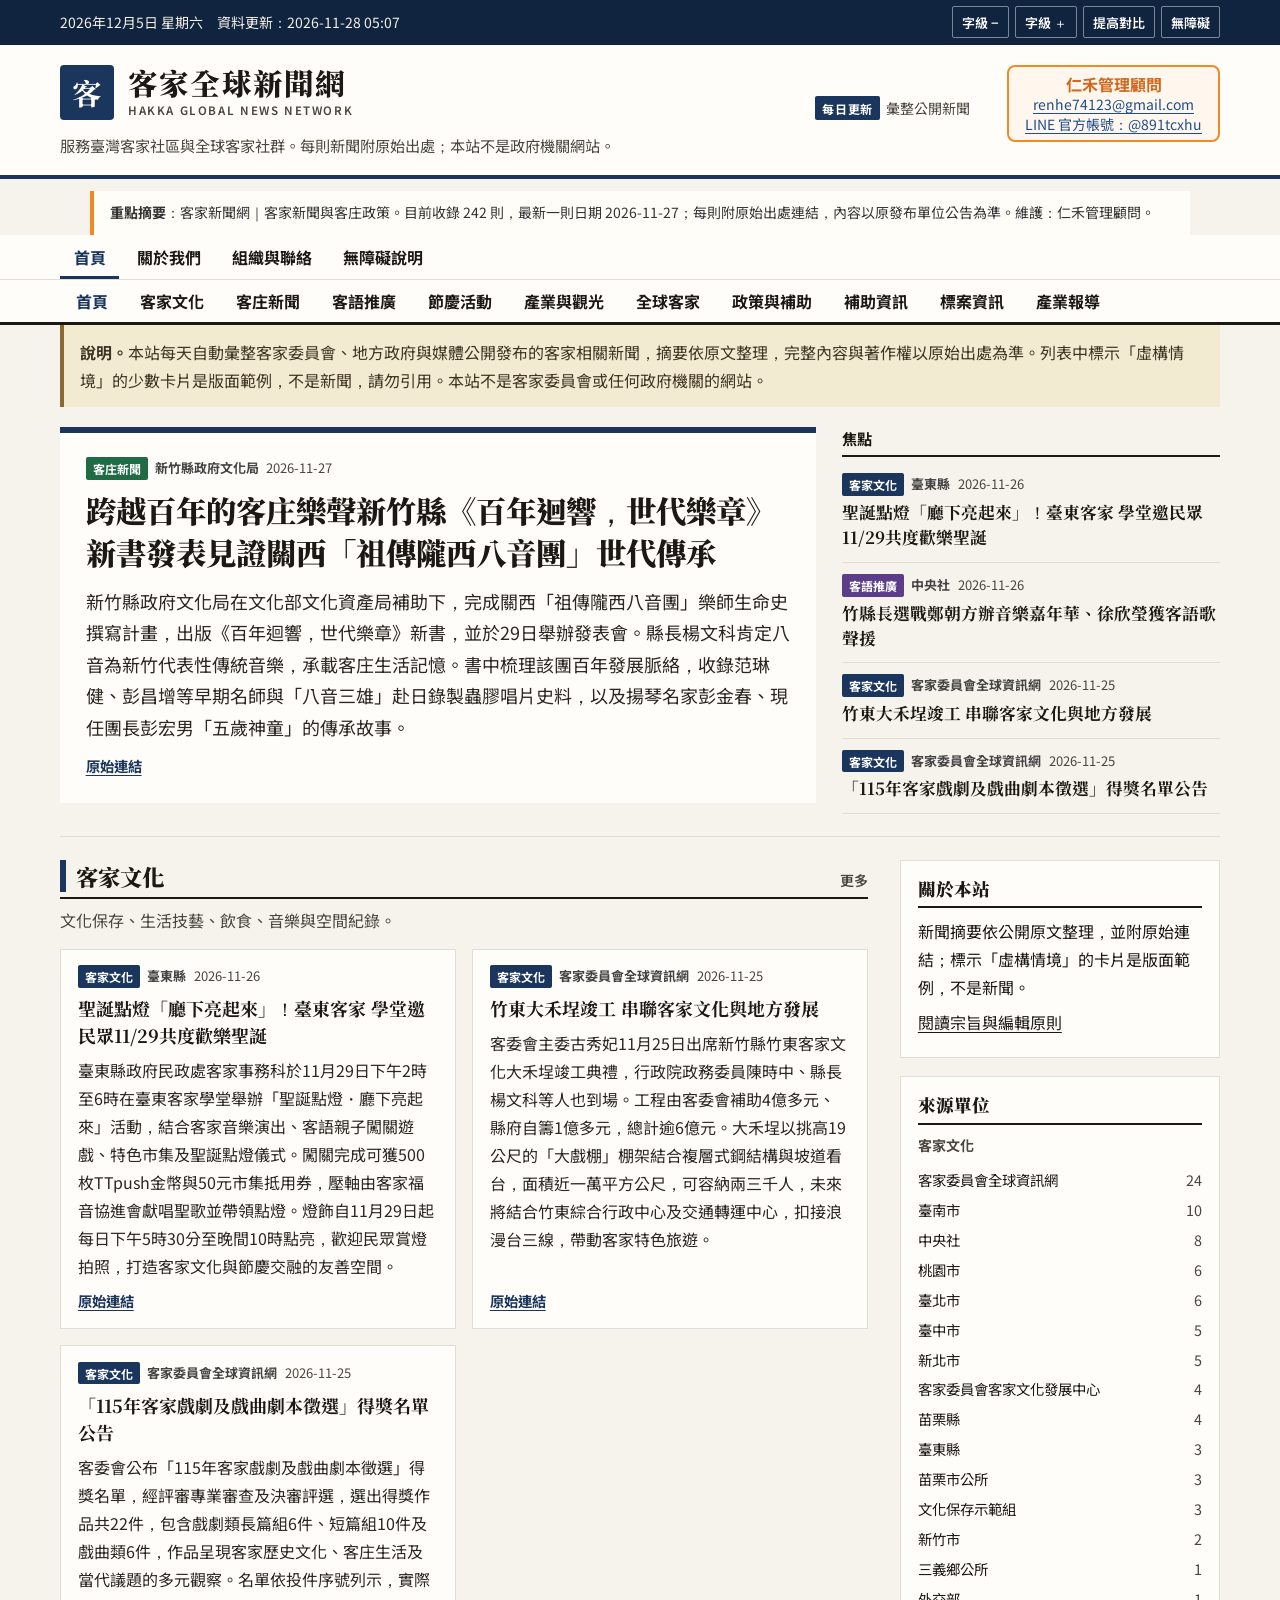
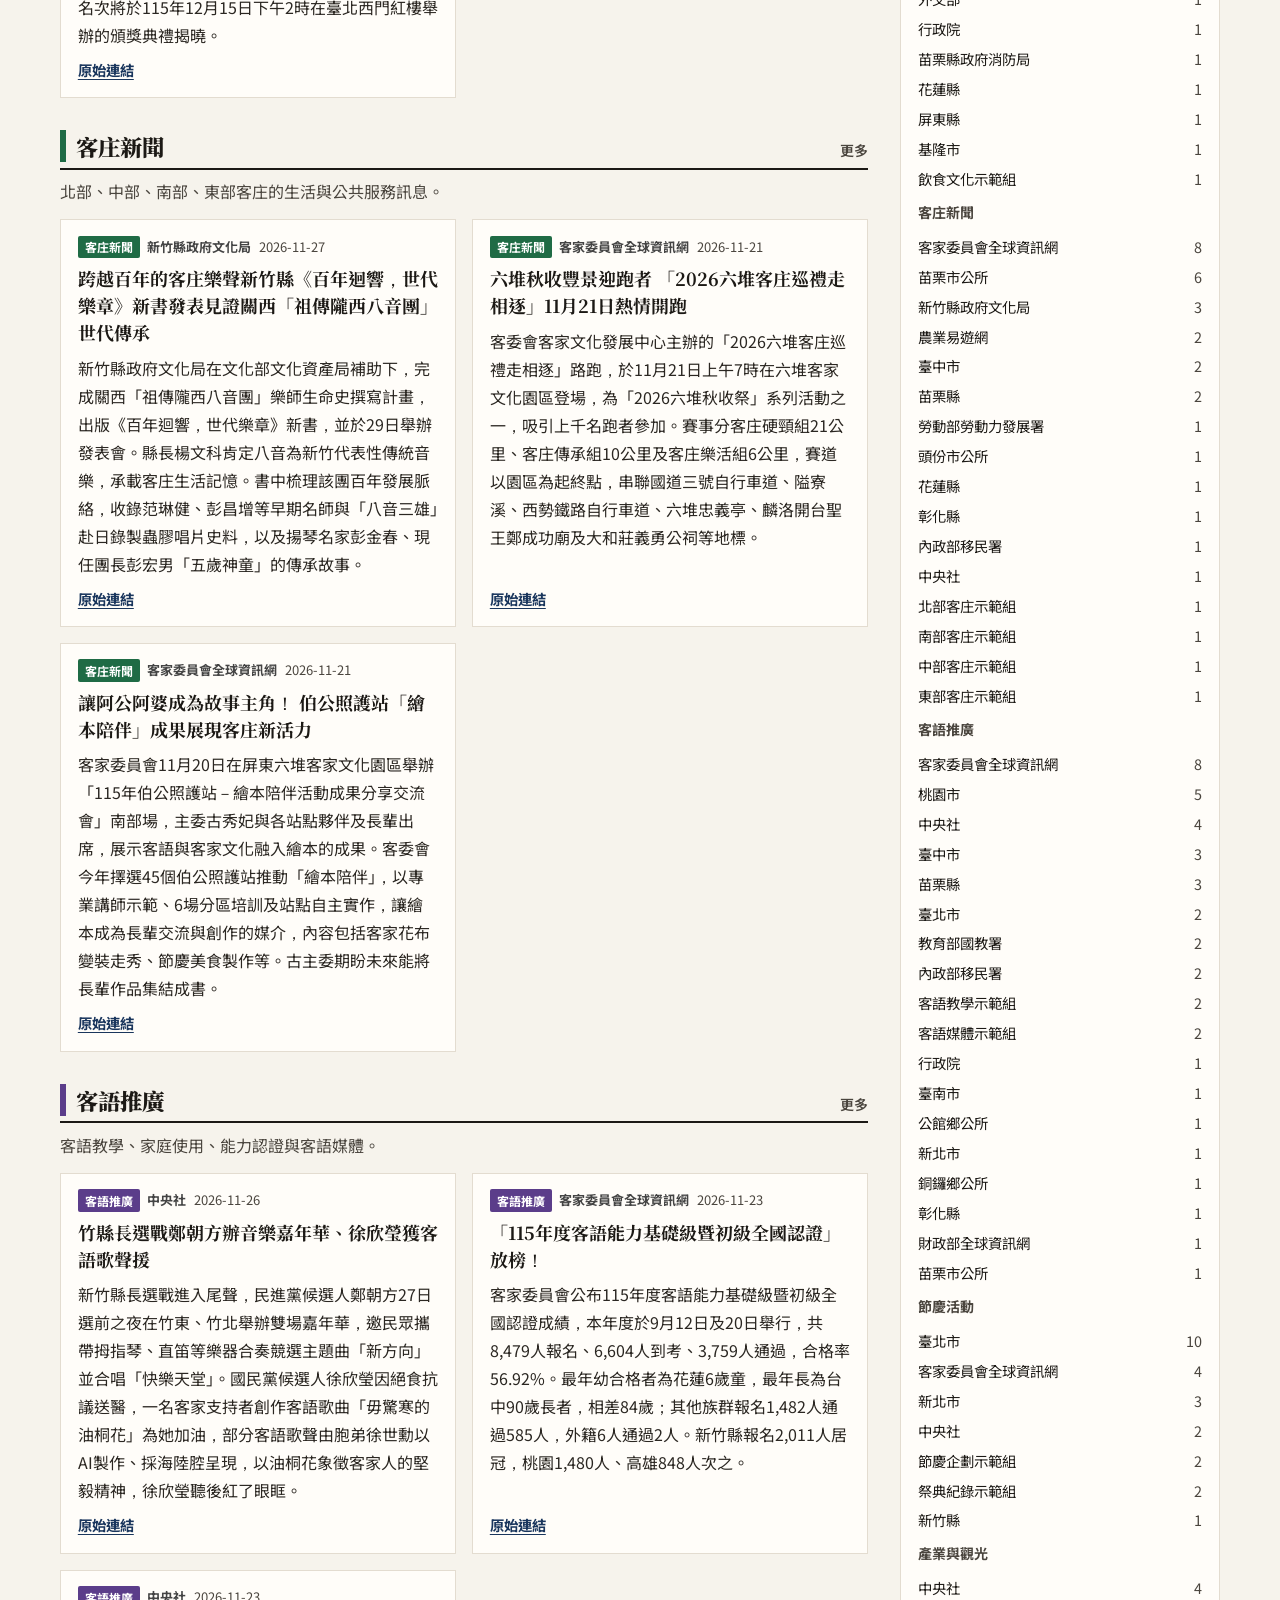
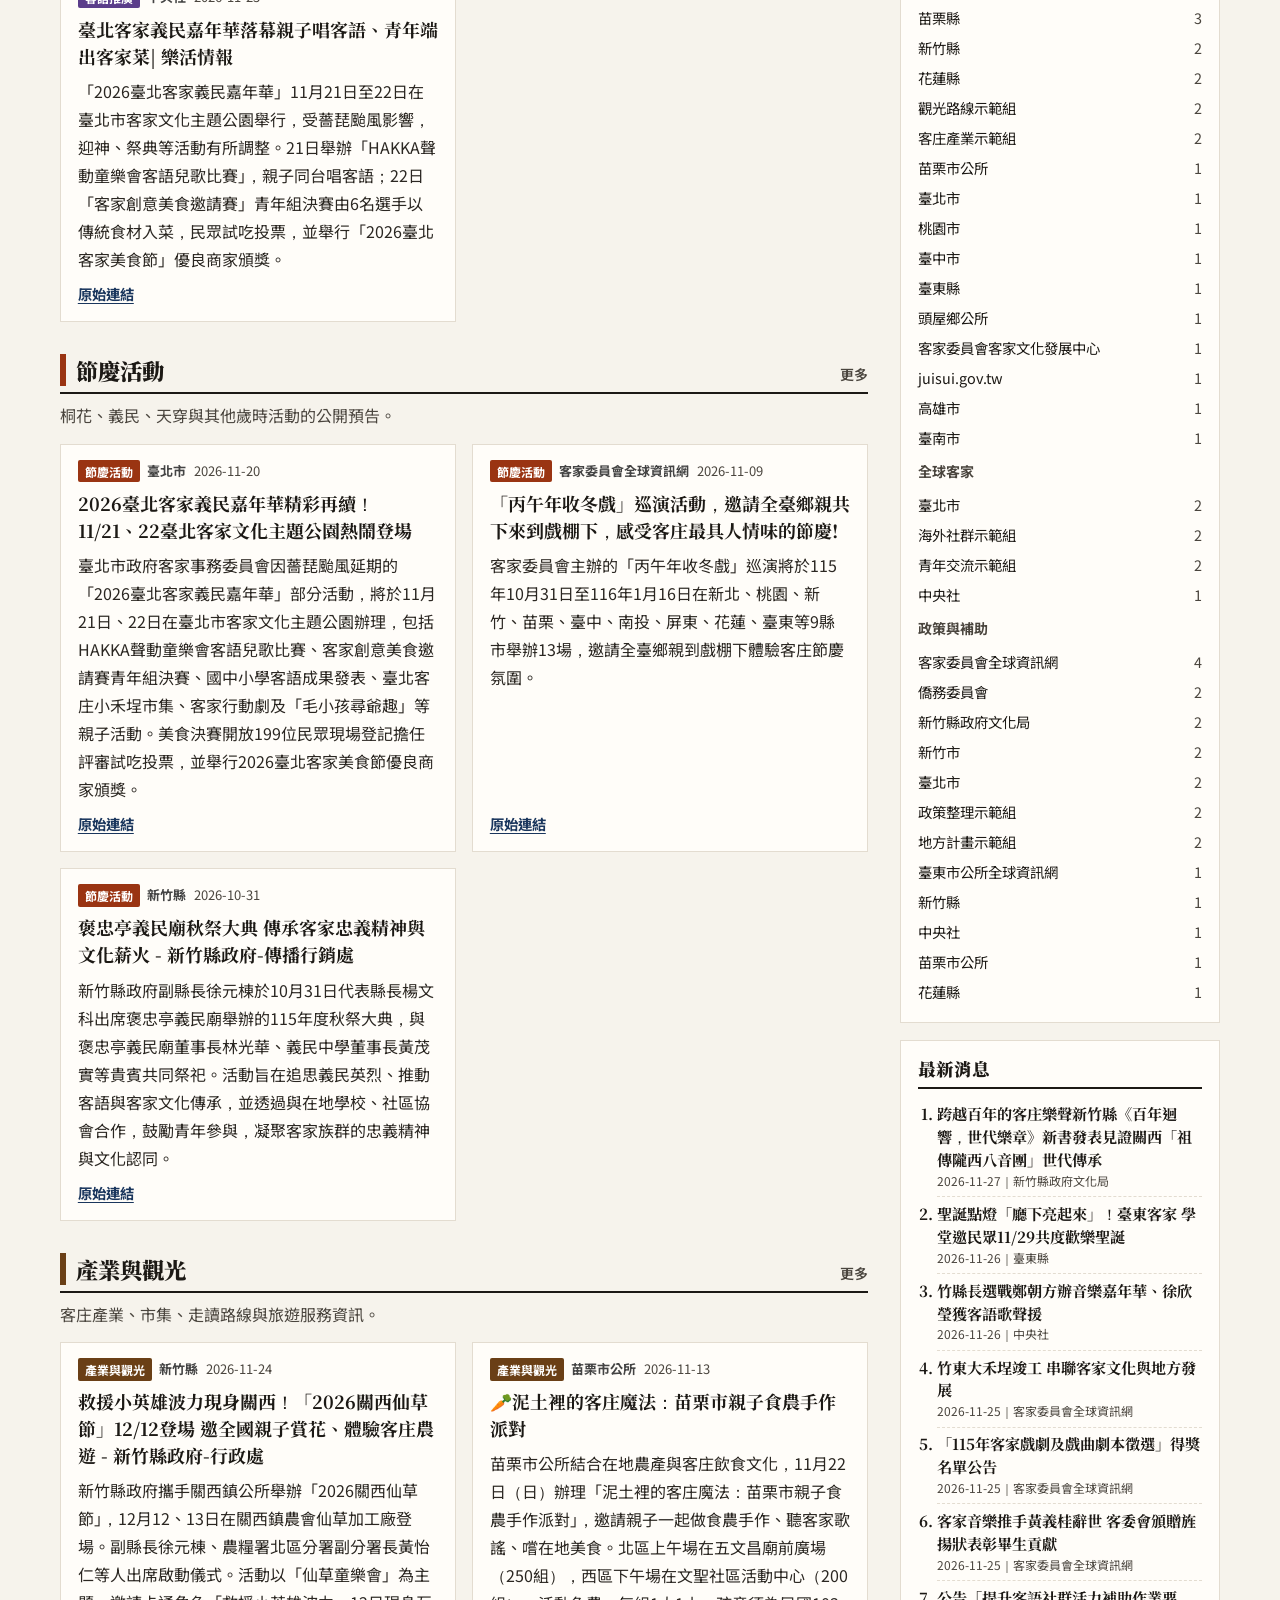
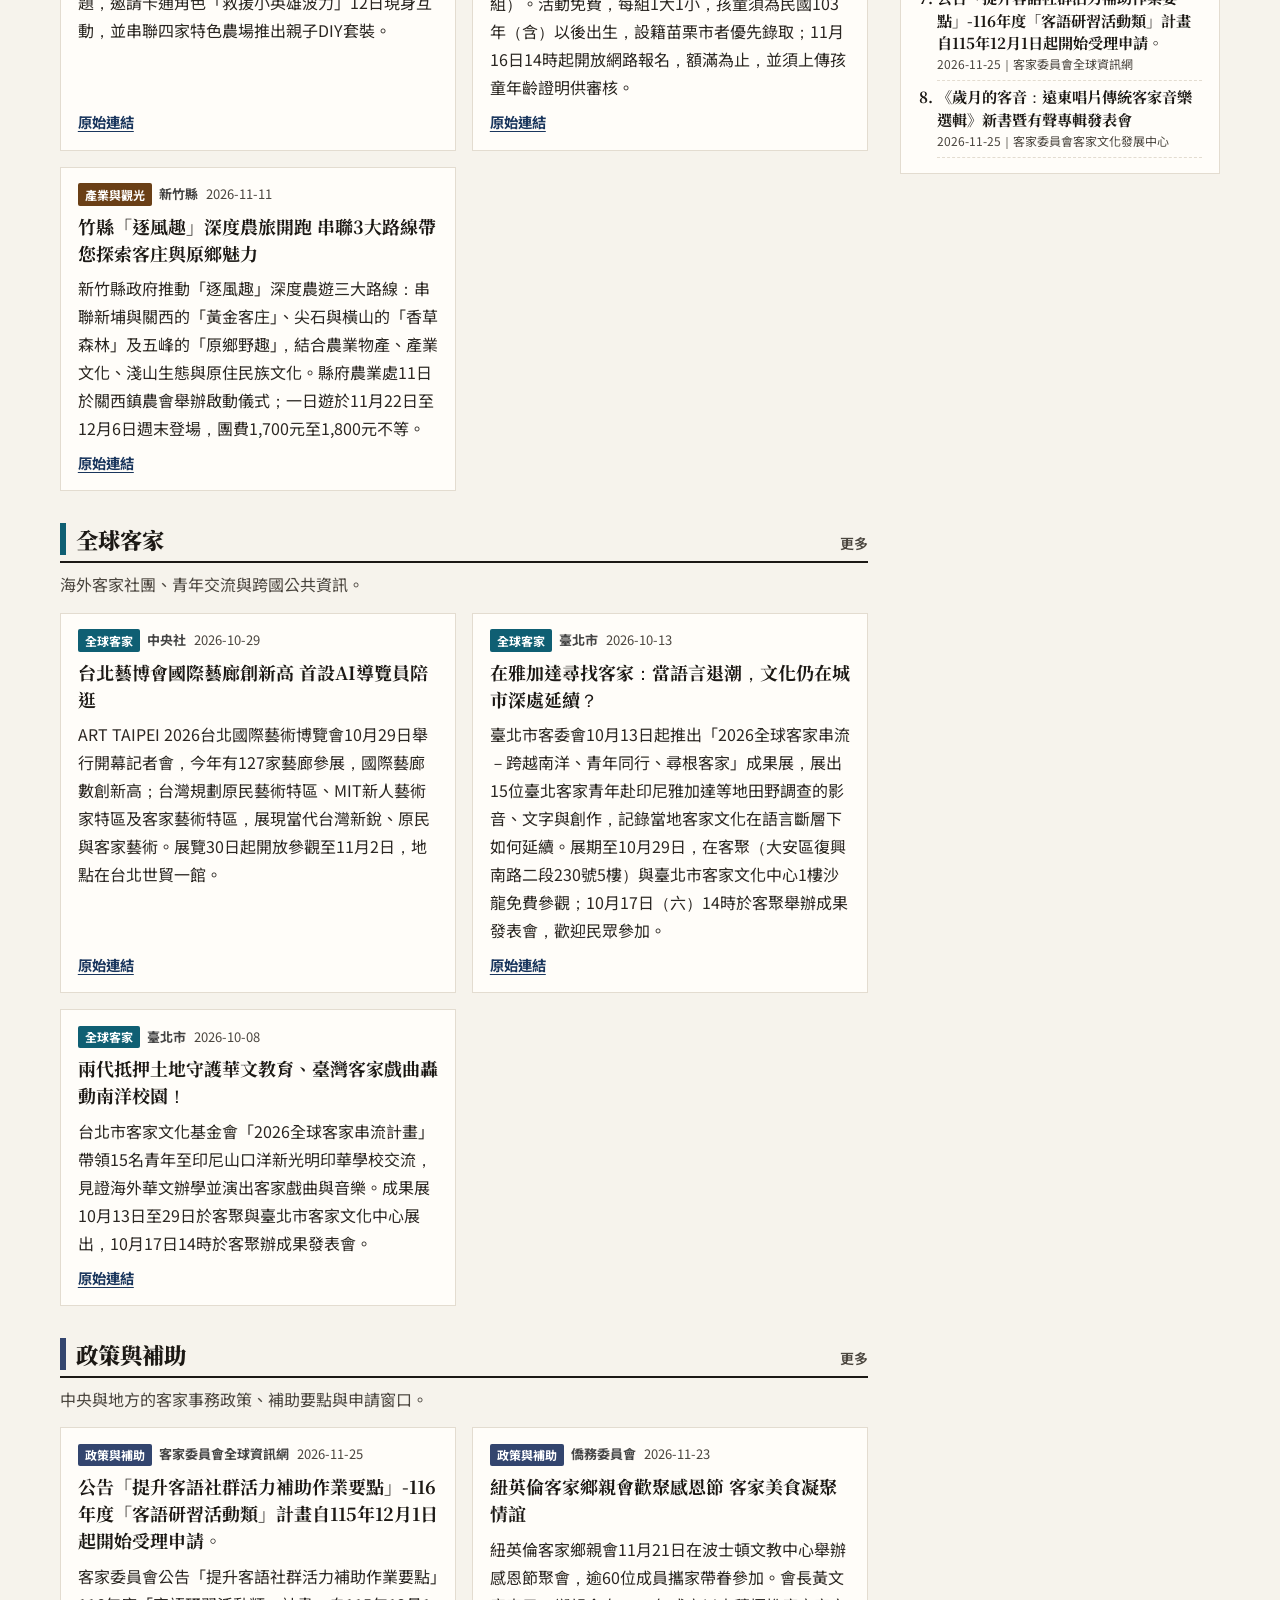
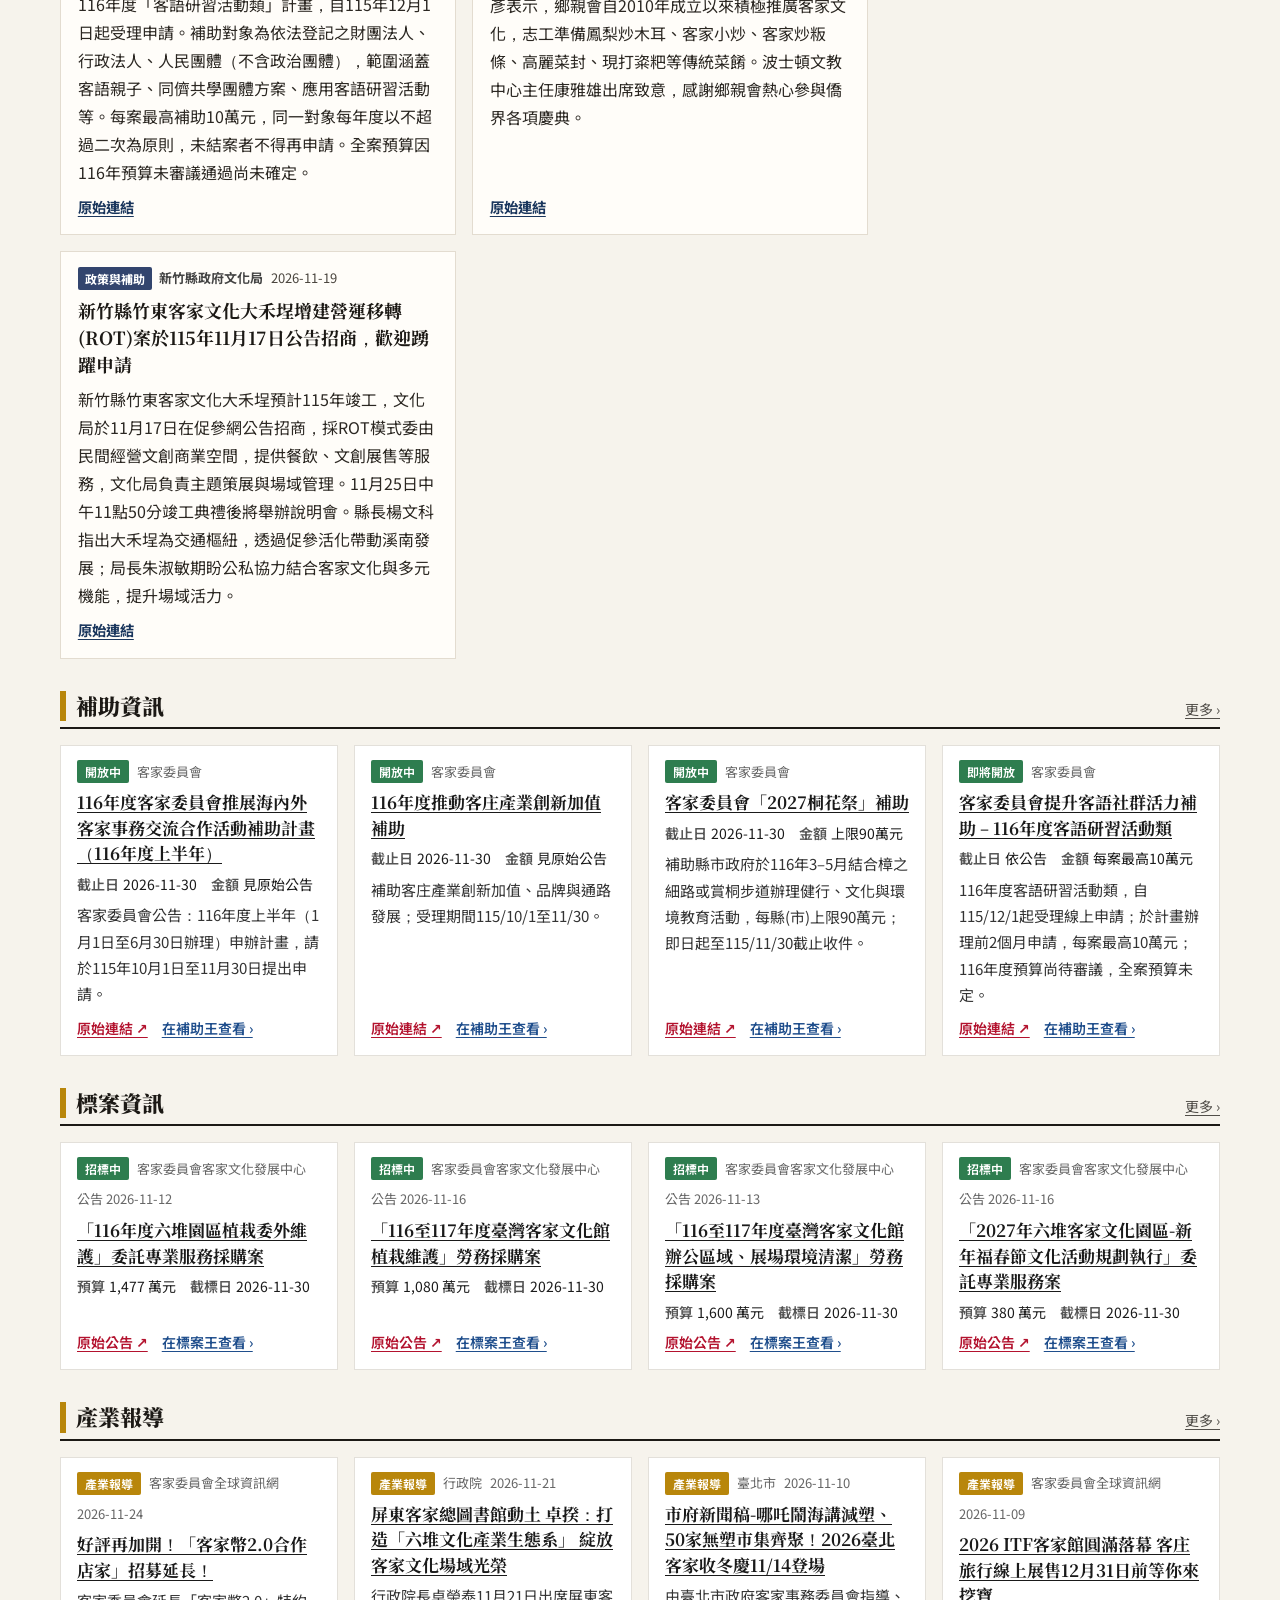
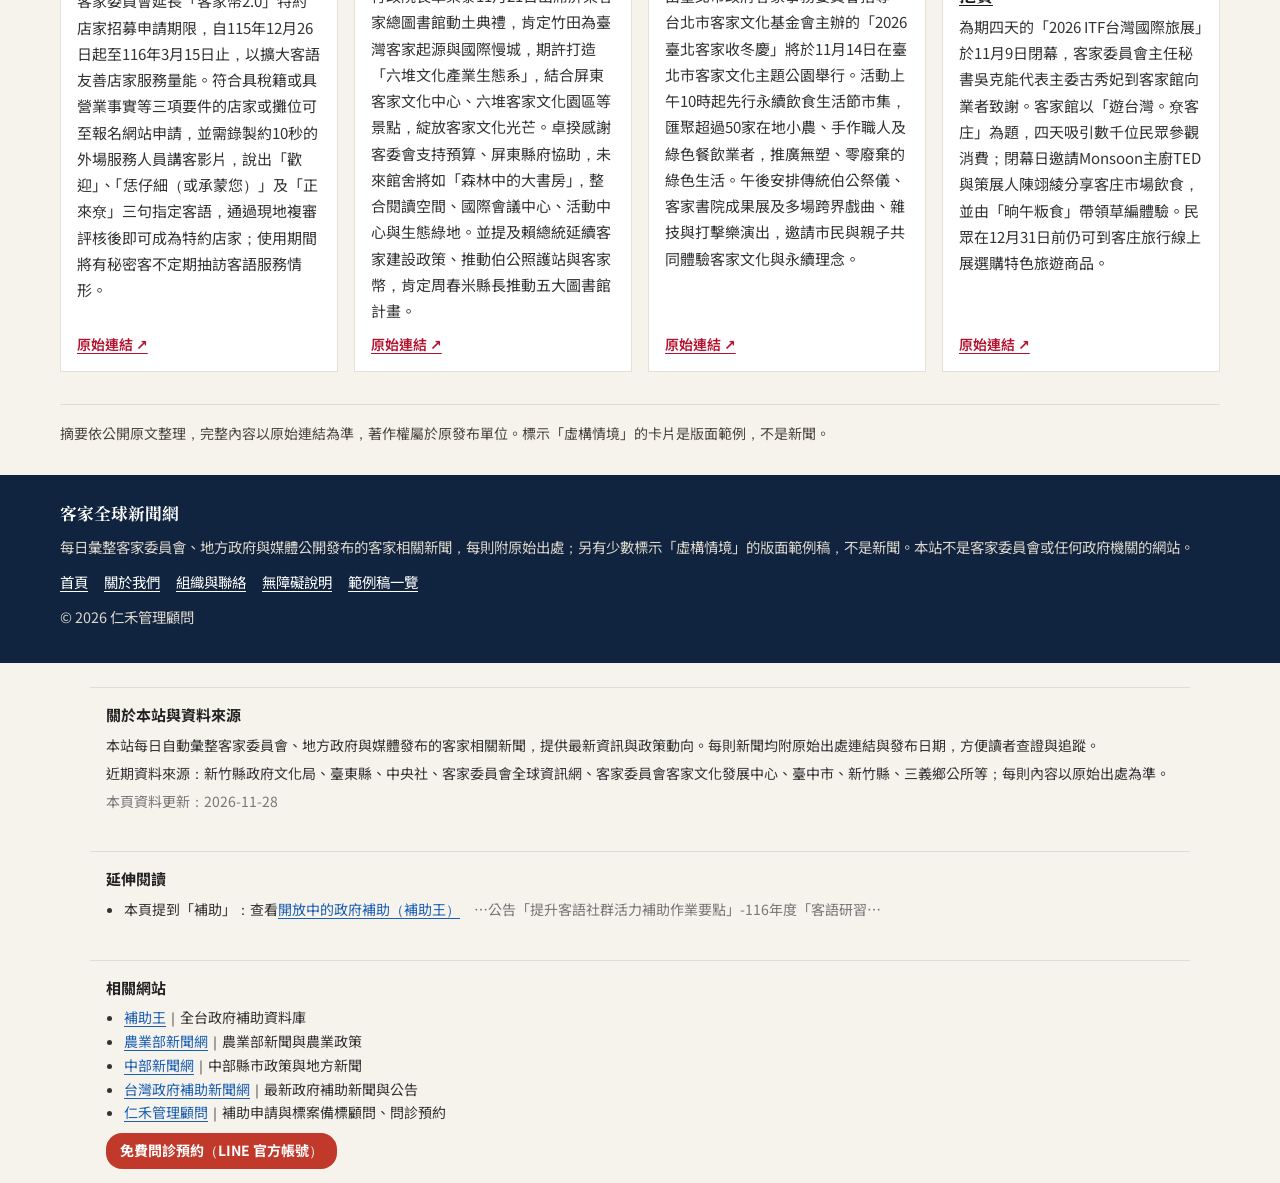
<file: index.html>
<!DOCTYPE html>
<html lang="zh-Hant-TW">
<head>
<meta charset="utf-8">
<!-- Google tag (gtag.js) -->
<script async src="https://www.googletagmanager.com/gtag/js?id=G-7374EDFKBH"></script>
<script>window.dataLayer=window.dataLayer||[];function gtag(){dataLayer.push(arguments);}gtag('js',new Date());gtag('config','G-7374EDFKBH');</script>
<meta name="viewport" content="width=device-width, initial-scale=1">
<title>客家全球新聞網｜Hakka Global News Network</title>
<meta name="description" content="客家全球新聞網每日彙整客家委員會、地方政府與媒體的客家相關新聞，欄目包含客家文化、客庄新聞、客語推廣、節慶活動、產業與觀光、全球客家、政策與補助，每則附原始出處連結。">
<meta name="theme-color" content="#1a365d">




<link rel="icon" href="favicon.svg" type="image/svg+xml">
<link rel="stylesheet" href="fonts/fonts.css">
<link rel="stylesheet" href="style.css">
<script>
try{var c=localStorage.getItem('hgnn-contrast');if(c==='more')document.documentElement.setAttribute('data-contrast','more');var f=parseInt(localStorage.getItem('hgnn-font')||'0',10);var sizes=['100%','112.5%','125%'];if(f>0&&f<sizes.length)document.documentElement.style.fontSize=sizes[f];}catch(e){}
</script>































































<!--GEO-->
<link rel="canonical" href="https://web2.subsidyking.tw/">
<meta property="og:type" content="website">
<meta property="og:site_name" content="客家新聞網">
<meta property="og:locale" content="zh_TW">
<meta property="og:title" content="客家全球新聞網｜Hakka Global News Network">
<meta property="og:description" content="客家全球新聞網每日彙整客家委員會、地方政府與媒體的客家相關新聞，欄目包含客家文化、客庄新聞、客語推廣、節慶活動、產業與觀光、全球客家、政策與補助，每則附原始出處連結。">
<meta property="og:url" content="https://web2.subsidyking.tw/">
<meta name="twitter:card" content="summary"><meta name="twitter:title" content="客家全球新聞網｜Hakka Global News Network"><meta name="twitter:description" content="客家全球新聞網每日彙整客家委員會、地方政府與媒體的客家相關新聞，欄目包含客家文化、客庄新聞、客語推廣、節慶活動、產業與觀光、全球客家、政策與補助，每則附原始出處連結。">
<script type="application/ld+json">{"@context":"https://schema.org","@graph":[{"@type":"Organization","@id":"https://web2.subsidyking.tw/#org","name":"仁禾管理顧問","url":"https://web2.subsidyking.tw/","email":"renhe74123@gmail.com","contactPoint":{"@type":"ContactPoint","contactType":"customer service","email":"renhe74123@gmail.com","availableLanguage":["zh-TW"]},"sameAs":["https://line.me/R/ti/p/@891tcxhu"]},{"@type":"WebSite","@id":"https://web2.subsidyking.tw/#website","url":"https://web2.subsidyking.tw/","name":"客家新聞網","description":"本站每日自動彙整客家委員會、地方政府與媒體發布的客家相關新聞，提供最新資訊與政策動向。每則新聞均附原始出處連結與發布日期，方便讀者查證與追蹤。","inLanguage":"zh-Hant-TW","publisher":{"@id":"https://web2.subsidyking.tw/#org"}},{"@type":"ItemList","@id":"https://web2.subsidyking.tw/#latest","name":"客家新聞網 最新內容","itemListElement":[{"@type":"ListItem","position":1,"name":"跨越百年的客庄樂聲新竹縣《百年迴響，世代樂章》新書發表見證關西「祖傳隴西八音團」世代傳承","url":"https://www.hchcc.gov.tw/Tw/News/CultureNewsDetail?filter=2d19cb6c-e4bf-49af-937e-42beb45299dd&id=f250f3c4-abd9-4c9f-bf8e-2c8695812df3"},{"@type":"ListItem","position":2,"name":"聖誕點燈「廳下亮起來」！臺東客家 學堂邀民眾11/29共度歡樂聖誕","url":"https://www.taitung.gov.tw/News_Content.aspx?n=13370&sms=12652&s=150862"},{"@type":"ListItem","position":3,"name":"竹縣長選戰鄭朝方辦音樂嘉年華、徐欣瑩獲客語歌聲援","url":"https://www.cna.com.tw/news/aipl/202611260234.aspx"},{"@type":"ListItem","position":4,"name":"竹東大禾埕竣工 串聯客家文化與地方發展","url":"https://www.hakka.gov.tw/chhakka/app/data/view?module=hotnews&id=25&serno=9bff6d9c-c2da-4fe7-b72d-c6fa7a095078"},{"@type":"ListItem","position":5,"name":"「115年客家戲劇及戲曲劇本徵選」得獎名單公告","url":"https://www.hakka.gov.tw/chhakka/app/data/view?module=hotnews&id=25&serno=791d0627-a26a-456a-bc29-59ca091155c2"},{"@type":"ListItem","position":6,"name":"客家音樂推手黃義桂辭世 客委會頒贈旌揚狀表彰畢生貢獻","url":"https://www.hakka.gov.tw/chhakka/app/data/view?module=hotnews&id=25&serno=2ec88723-b811-41b2-b447-1ee0dceb4a0d"},{"@type":"ListItem","position":7,"name":"公告「提升客語社群活力補助作業要點」-116年度「客語研習活動類」計畫自115年12月1日起開始受理申請。","url":"https://www.hakka.gov.tw/chhakka/app/data/view?module=hotnews&id=25&serno=11edbe14-d9c5-4103-a395-81a8b09174b5"},{"@type":"ListItem","position":8,"name":"《歲月的客音：遠東唱片傳統客家音樂選輯》新書暨有聲專輯發表會","url":"https://thcdc.hakka.gov.tw/12205/12214/12215/176495/post"},{"@type":"ListItem","position":9,"name":"展現文化傳承軟實力！ 中市客家高齡志工隊獲績優團隊、多元創新雙獎肯定","url":"https://www.taichung.gov.tw/3418981/post"},{"@type":"ListItem","position":10,"name":"好評再加開！「客家幣2.0合作店家」招募延長！","url":"https://www.hakka.gov.tw/chhakka/app/data/view?module=hotnews&id=25&serno=69574a8a-3009-4a1c-a056-91241fdc6b8b"}]},{"@type":"WebPage","@id":"https://web2.subsidyking.tw/#webpage","url":"https://web2.subsidyking.tw/","name":"客家全球新聞網｜Hakka Global News Network","isPartOf":{"@id":"https://web2.subsidyking.tw/#website"},"dateModified":"2026-11-28","about":"客家新聞與客庄政策"}]}</script><!--/GEO-->
</head>
<body>
<a class="skip" href="#main">跳至主要內容</a>
<div class="topbar"><div class="wrap"><span><span id="today">客家全球新聞網</span>　<span id="upd"></span></span><span class="tools"><button type="button" id="font-dec" aria-label="縮小字級">字級 −</button><button type="button" id="font-inc" aria-label="放大字級">字級 ＋</button><button type="button" id="contrast" aria-pressed="false">提高對比</button><a href="accessibility.html">無障礙</a></span></div></div>
<header class="masthead"><div class="wrap"><div class="rhad"><b>仁禾管理顧問</b><a href="mailto:renhe74123@gmail.com">renhe74123@gmail.com</a><a href="https://line.me/R/ti/p/@891tcxhu" target="_blank" rel="noopener">LINE 官方帳號：@891tcxhu</a></div>
  <div class="mastrow">
    <a href="./" class="brand"><span class="mark" aria-hidden="true">客</span><span><h1>客家全球新聞網</h1><small>HAKKA GLOBAL NEWS NETWORK</small></span></a>
    <p class="edition"><span class="pill">每日更新</span>彙整公開新聞</p>
  </div>
  <p class="tagline">服務臺灣客家社區與全球客家社群。每則新聞附原始出處；本站不是政府機關網站。</p>
</div></header><!--MX:geosum--><section class="geo-sum mx-geosum" aria-label="重點摘要" style="max-width:1100px;margin:12px auto 0;padding:10px 16px;background:#fffdf7;border-left:4px solid #f08a24;font-size:14px;line-height:1.7;color:#333;box-sizing:border-box"><b>重點摘要：</b>客家新聞網｜客家新聞與客庄政策。目前收錄 242 則，最新一則日期 2026-11-27；每則附原始出處連結，內容以原發布單位公告為準。維護：仁禾管理顧問。</section><!--/MX:geosum--><div class="rhm"><b>仁禾管理顧問</b><br><a href="mailto:renhe74123@gmail.com">renhe74123@gmail.com</a><br><a href="https://line.me/R/ti/p/@891tcxhu" target="_blank" rel="noopener">LINE 官方帳號：@891tcxhu</a></div>
<nav class="sitenav" aria-label="網站導覽"><div class="wrap">
  <a href="./" aria-current="page">首頁</a>
  <a href="about.html">關於我們</a>
  <a href="organization.html">組織與聯絡</a>
  <a href="accessibility.html">無障礙說明</a>
</div></nav>
<nav class="catnav" aria-label="新聞分類"><div class="wrap" id="tabs">
  <a href="./" data-c="首頁">首頁</a>
  <a href="./#客家文化" data-c="客家文化">客家文化</a>
  <a href="./#客庄新聞" data-c="客庄新聞">客庄新聞</a>
  <a href="./#客語推廣" data-c="客語推廣">客語推廣</a>
  <a href="./#節慶活動" data-c="節慶活動">節慶活動</a>
  <a href="./#產業與觀光" data-c="產業與觀光">產業與觀光</a>
  <a href="./#全球客家" data-c="全球客家">全球客家</a>
  <a href="./#政策與補助" data-c="政策與補助">政策與補助</a>
</div></nav>
<main id="main" class="wrap" tabindex="-1">
  <p class="banner" id="banner" role="note"><strong>說明。</strong>本站每天自動彙整客家委員會、地方政府與媒體公開發布的客家相關新聞，摘要依原文整理，完整內容與著作權以原始出處為準。列表中標示「虛構情境」的少數卡片是版面範例，不是新聞，請勿引用。本站不是客家委員會或任何政府機關的網站。</p>
  <section id="home">
    <div class="hero"><div id="lead"></div><div id="subs"></div></div>
    <div class="cols"><div class="maincol" id="blocks"></div><aside class="side" aria-label="側欄"></aside></div>
  </section>
  <section id="catview" hidden>
    <div class="cols">
      <div class="maincol">
        <h2 class="cattitle" id="ctitle"></h2>
        <p class="dek" id="cdek"></p>
        <p class="meta" id="cmeta"></p>
        <div class="list" id="clist"></div>
        <button type="button" id="more">載入更多</button>
      </div>
      <aside class="side" aria-label="側欄"></aside>
    </div>
  </section>
  <p class="note">摘要依公開原文整理，完整內容以原始連結為準，著作權屬於原發布單位。標示「虛構情境」的卡片是版面範例，不是新聞。</p>
  <noscript><p class="note">請啟用 JavaScript 才能切換新聞欄目。關於我們、組織與聯絡、無障礙說明不需要 JavaScript。</p></noscript>
</main>
<footer><div class="wrap">
  <b>客家全球新聞網</b>
  <p>每日彙整客家委員會、地方政府與媒體公開發布的客家相關新聞，每則附原始出處；另有少數標示「虛構情境」的版面範例稿，不是新聞。本站不是客家委員會或任何政府機關的網站。</p>
  <ul class="footlinks">
    <li><a href="./">首頁</a></li>
    <li><a href="about.html">關於我們</a></li>
    <li><a href="organization.html">組織與聯絡</a></li>
    <li><a href="accessibility.html">無障礙說明</a></li>
    <li><a href="article.html">範例稿一覽</a></li>
  </ul>
  <p>© 2026 仁禾管理顧問</p>
</div></footer>
<script src="site.js"></script>
<script src="data.js"></script>
<script src="extras.js"></script><script src="extras-ui.js"></script><script src="app.js"></script>
<script src="a11y.js"></script>
<!--MX:about--><section class="mx-box mx-about" id="about-data" aria-label="關於本站與資料來源"><h2>關於本站與資料來源</h2><p style="margin:0">本站每日自動彙整客家委員會、地方政府與媒體發布的客家相關新聞，提供最新資訊與政策動向。每則新聞均附原始出處連結與發布日期，方便讀者查證與追蹤。</p><p style="margin:4px 0 0">近期資料來源：新竹縣政府文化局、臺東縣、中央社、客家委員會全球資訊網、客家委員會客家文化發展中心、臺中市、新竹縣、三義鄉公所等；每則內容以原始出處為準。</p><p style="margin:4px 0 0;color:#777">本頁資料更新：2026-11-28</p></section><!--/MX:about--><!--MX:context--><section class="mx-box mx-context" aria-label="延伸閱讀"><h2>延伸閱讀</h2><ul><li>本頁提到「補助」：查看<a href="https://www.subsidyking.tw/">開放中的政府補助（補助王）</a><span style="color:#777">　…公告「提升客語社群活力補助作業要點」-116年度「客語研習…</span></li></ul></section><!--/MX:context--><!--MX:footer--><style>.mx-box{max-width:1100px;margin:24px auto 0;padding:14px 16px;box-sizing:border-box;font-size:14px;line-height:1.7;color:#333;border-top:1px solid #ddd}.mx-box h2{font-size:15px;margin:0 0 6px;color:#222}.mx-box ul{margin:0;padding-left:18px}.mx-box a{color:#1a5fb4}.mx-cta{display:inline-block;margin-top:8px;padding:6px 14px;background:#c0392b;color:#fff!important;border-radius:16px;text-decoration:none;font-weight:bold}.mx-fab{position:fixed;right:14px;bottom:16px;z-index:9990;padding:10px 16px;background:#c0392b;color:#fff!important;border-radius:22px;box-shadow:0 2px 8px rgba(0,0,0,.25);text-decoration:none;font-weight:bold;font-size:15px}@media (max-width:860px){body{padding-bottom:96px}.geo-sum{padding-bottom:20px}.mx-fab{bottom:12px;right:12px}}@media print{.mx-fab{display:none}}</style><aside class="mx-box mx-related" aria-label="相關網站"><h2>相關網站</h2><ul><li><a href="https://www.subsidyking.tw/">補助王</a>｜全台政府補助資料庫</li><li><a href="https://web9.subsidyking.tw/">農業部新聞網</a>｜農業部新聞與農業政策</li><li><a href="https://web12.subsidyking.tw/">中部新聞網</a>｜中部縣市政策與地方新聞</li><li><a href="https://news.subsidyking.tw/">台灣政府補助新聞網</a>｜最新政府補助新聞與公告</li><li><a href="https://web18.subsidyking.tw/?utm_source=web2.subsidyking.tw&utm_medium=matrix">仁禾管理顧問</a>｜補助申請與標案備標顧問、問診預約</li></ul><a class="mx-cta" href="https://line.me/R/ti/p/@891tcxhu" target="_blank" rel="noopener" onclick="if(window.gtag)gtag('event','click_consult',{site:'web2.subsidyking.tw'})">免費問診預約（LINE 官方帳號）</a></aside><!--/MX:footer-->
</body>
</html>
</file>
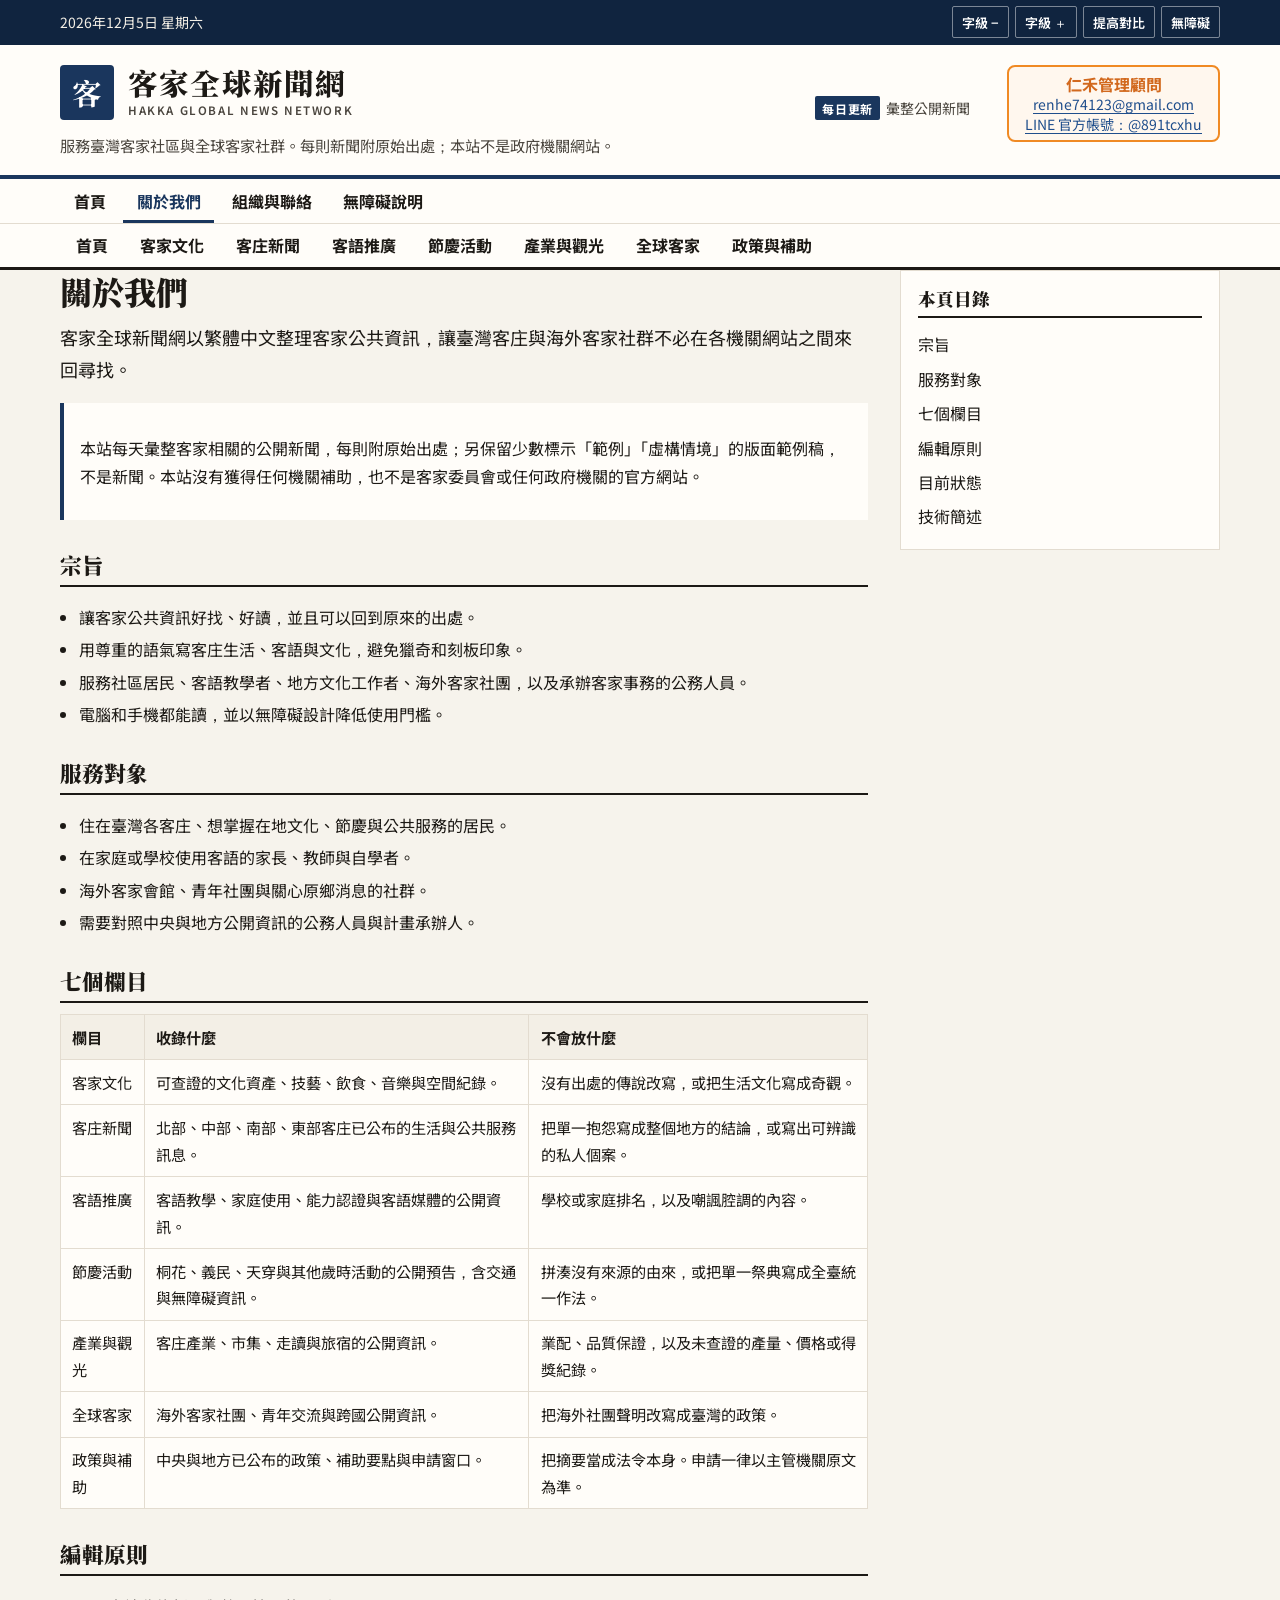
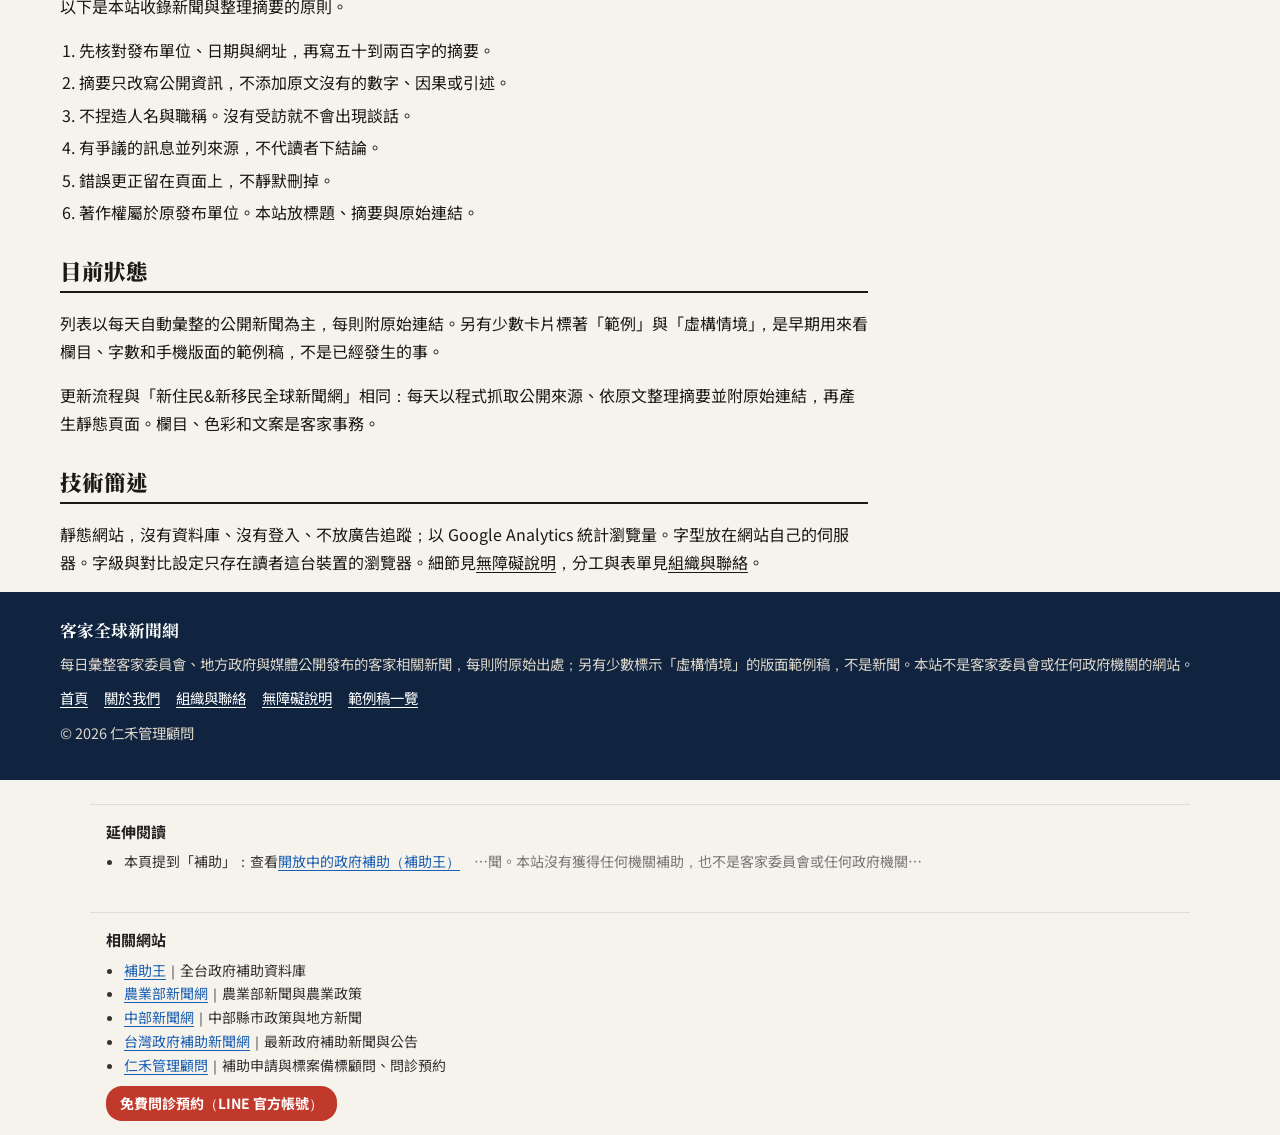
<file: about.html>
<!DOCTYPE html>
<html lang="zh-Hant-TW">
<head>
<meta charset="utf-8">
<!-- Google tag (gtag.js) -->
<script async src="https://www.googletagmanager.com/gtag/js?id=G-7374EDFKBH"></script>
<script>window.dataLayer=window.dataLayer||[];function gtag(){dataLayer.push(arguments);}gtag('js',new Date());gtag('config','G-7374EDFKBH');</script>
<meta name="viewport" content="width=device-width, initial-scale=1">
<title>關於我們｜客家全球新聞網</title>
<meta name="description" content="客家全球新聞網的宗旨、服務對象、七個欄目與編輯原則。每則新聞附原始出處。">
<meta name="theme-color" content="#1a365d">
<meta property="og:locale" content="zh_TW">
<meta property="og:type" content="website">
<meta property="og:title" content="關於我們｜客家全球新聞網">
<meta property="og:description" content="宗旨、服務對象、欄目與編輯原則。本站不是政府機關網站。">
<link rel="icon" href="favicon.svg" type="image/svg+xml">
<link rel="stylesheet" href="fonts/fonts.css">
<link rel="stylesheet" href="style.css">
<script>
try{var c=localStorage.getItem('hgnn-contrast');if(c==='more')document.documentElement.setAttribute('data-contrast','more');var f=parseInt(localStorage.getItem('hgnn-font')||'0',10);var sizes=['100%','112.5%','125%'];if(f>0&&f<sizes.length)document.documentElement.style.fontSize=sizes[f];}catch(e){}
</script>
</head>
<body>
<a class="skip" href="#main">跳至主要內容</a>
<div class="topbar"><div class="wrap"><span id="today">客家全球新聞網</span><span class="tools"><button type="button" id="font-dec" aria-label="縮小字級">字級 −</button><button type="button" id="font-inc" aria-label="放大字級">字級 ＋</button><button type="button" id="contrast" aria-pressed="false">提高對比</button><a href="accessibility.html">無障礙</a></span></div></div>
<header class="masthead"><div class="wrap"><div class="rhad"><b>仁禾管理顧問</b><a href="mailto:renhe74123@gmail.com">renhe74123@gmail.com</a><a href="https://line.me/R/ti/p/@891tcxhu" target="_blank" rel="noopener">LINE 官方帳號：@891tcxhu</a></div>
  <div class="mastrow">
    <a href="./" class="brand"><span class="mark" aria-hidden="true">客</span><span><span class="sitename">客家全球新聞網</span><small>HAKKA GLOBAL NEWS NETWORK</small></span></a>
    <p class="edition"><span class="pill">每日更新</span>彙整公開新聞</p>
  </div>
  <p class="tagline">服務臺灣客家社區與全球客家社群。每則新聞附原始出處；本站不是政府機關網站。</p>
</div></header><div class="rhm"><b>仁禾管理顧問</b><br><a href="mailto:renhe74123@gmail.com">renhe74123@gmail.com</a><br><a href="https://line.me/R/ti/p/@891tcxhu" target="_blank" rel="noopener">LINE 官方帳號：@891tcxhu</a></div>
<nav class="sitenav" aria-label="網站導覽"><div class="wrap">
  <a href="./">首頁</a>
  <a href="about.html" aria-current="page">關於我們</a>
  <a href="organization.html">組織與聯絡</a>
  <a href="accessibility.html">無障礙說明</a>
</div></nav>
<nav class="catnav" aria-label="新聞分類"><div class="wrap" id="tabs">
  <a href="./" data-c="首頁">首頁</a>
  <a href="./#客家文化" data-c="客家文化">客家文化</a>
  <a href="./#客庄新聞" data-c="客庄新聞">客庄新聞</a>
  <a href="./#客語推廣" data-c="客語推廣">客語推廣</a>
  <a href="./#節慶活動" data-c="節慶活動">節慶活動</a>
  <a href="./#產業與觀光" data-c="產業與觀光">產業與觀光</a>
  <a href="./#全球客家" data-c="全球客家">全球客家</a>
  <a href="./#政策與補助" data-c="政策與補助">政策與補助</a>
</div></nav>
<main id="main" class="wrap" tabindex="-1">
  <div class="cols page-layout">
    <article class="page">
      <h1>關於我們</h1>
      <p class="lede">客家全球新聞網以繁體中文整理客家公共資訊，讓臺灣客庄與海外客家社群不必在各機關網站之間來回尋找。</p>
      <div class="callout"><p>本站每天彙整客家相關的公開新聞，每則附原始出處；另保留少數標示「範例」「虛構情境」的版面範例稿，不是新聞。本站沒有獲得任何機關補助，也不是客家委員會或任何政府機關的官方網站。</p></div>

      <h2 id="mission">宗旨</h2>
      <ul>
        <li>讓客家公共資訊好找、好讀，並且可以回到原來的出處。</li>
        <li>用尊重的語氣寫客庄生活、客語與文化，避免獵奇和刻板印象。</li>
        <li>服務社區居民、客語教學者、地方文化工作者、海外客家社團，以及承辦客家事務的公務人員。</li>
        <li>電腦和手機都能讀，並以無障礙設計降低使用門檻。</li>
      </ul>

      <h2 id="audience">服務對象</h2>
      <ul>
        <li>住在臺灣各客庄、想掌握在地文化、節慶與公共服務的居民。</li>
        <li>在家庭或學校使用客語的家長、教師與自學者。</li>
        <li>海外客家會館、青年社團與關心原鄉消息的社群。</li>
        <li>需要對照中央與地方公開資訊的公務人員與計畫承辦人。</li>
      </ul>

      <h2 id="sections">七個欄目</h2>
      <div class="tablewrap">
        <table>
          <thead><tr><th>欄目</th><th>收錄什麼</th><th>不會放什麼</th></tr></thead>
          <tbody>
            <tr><td>客家文化</td><td>可查證的文化資產、技藝、飲食、音樂與空間紀錄。</td><td>沒有出處的傳說改寫，或把生活文化寫成奇觀。</td></tr>
            <tr><td>客庄新聞</td><td>北部、中部、南部、東部客庄已公布的生活與公共服務訊息。</td><td>把單一抱怨寫成整個地方的結論，或寫出可辨識的私人個案。</td></tr>
            <tr><td>客語推廣</td><td>客語教學、家庭使用、能力認證與客語媒體的公開資訊。</td><td>學校或家庭排名，以及嘲諷腔調的內容。</td></tr>
            <tr><td>節慶活動</td><td>桐花、義民、天穿與其他歲時活動的公開預告，含交通與無障礙資訊。</td><td>拼湊沒有來源的由來，或把單一祭典寫成全臺統一作法。</td></tr>
            <tr><td>產業與觀光</td><td>客庄產業、市集、走讀與旅宿的公開資訊。</td><td>業配、品質保證，以及未查證的產量、價格或得獎紀錄。</td></tr>
            <tr><td>全球客家</td><td>海外客家社團、青年交流與跨國公開資訊。</td><td>把海外社團聲明改寫成臺灣的政策。</td></tr>
            <tr><td>政策與補助</td><td>中央與地方已公布的政策、補助要點與申請窗口。</td><td>把摘要當成法令本身。申請一律以主管機關原文為準。</td></tr>
          </tbody>
        </table>
      </div>

      <h2 id="principles">編輯原則</h2>
      <p>以下是本站收錄新聞與整理摘要的原則。</p>
      <ol>
        <li>先核對發布單位、日期與網址，再寫五十到兩百字的摘要。</li>
        <li>摘要只改寫公開資訊，不添加原文沒有的數字、因果或引述。</li>
        <li>不捏造人名與職稱。沒有受訪就不會出現談話。</li>
        <li>有爭議的訊息並列來源，不代讀者下結論。</li>
        <li>錯誤更正留在頁面上，不靜默刪掉。</li>
        <li>著作權屬於原發布單位。本站放標題、摘要與原始連結。</li>
      </ol>

      <h2 id="status">目前狀態</h2>
      <p>列表以每天自動彙整的公開新聞為主，每則附原始連結。另有少數卡片標著「範例」與「虛構情境」，是早期用來看欄目、字數和手機版面的範例稿，不是已經發生的事。</p>
      <p>更新流程與「新住民&amp;新移民全球新聞網」相同：每天以程式抓取公開來源、依原文整理摘要並附原始連結，再產生靜態頁面。欄目、色彩和文案是客家事務。</p>

      <h2 id="tech">技術簡述</h2>
      <p>靜態網站，沒有資料庫、沒有登入、不放廣告追蹤；以 Google Analytics 統計瀏覽量。字型放在網站自己的伺服器。字級與對比設定只存在讀者這台裝置的瀏覽器。細節見<a href="accessibility.html">無障礙說明</a>，分工與表單見<a href="organization.html">組織與聯絡</a>。</p>
    </article>
    <aside class="side" aria-label="本頁目錄">
      <div class="box">
        <h3>本頁目錄</h3>
        <ul class="toc">
          <li><a href="#mission">宗旨</a></li>
          <li><a href="#audience">服務對象</a></li>
          <li><a href="#sections">七個欄目</a></li>
          <li><a href="#principles">編輯原則</a></li>
          <li><a href="#status">目前狀態</a></li>
          <li><a href="#tech">技術簡述</a></li>
        </ul>
      </div>
    </aside>
  </div>
</main>
<footer><div class="wrap">
  <b>客家全球新聞網</b>
  <p>每日彙整客家委員會、地方政府與媒體公開發布的客家相關新聞，每則附原始出處；另有少數標示「虛構情境」的版面範例稿，不是新聞。本站不是客家委員會或任何政府機關的網站。</p>
  <ul class="footlinks">
    <li><a href="./">首頁</a></li>
    <li><a href="about.html">關於我們</a></li>
    <li><a href="organization.html">組織與聯絡</a></li>
    <li><a href="accessibility.html">無障礙說明</a></li>
    <li><a href="article.html">範例稿一覽</a></li>
  </ul>
  <p>© 2026 仁禾管理顧問</p>
</div></footer>
<script src="a11y.js"></script>
<!--MX:context--><section class="mx-box mx-context" aria-label="延伸閱讀"><h2>延伸閱讀</h2><ul><li>本頁提到「補助」：查看<a href="https://www.subsidyking.tw/">開放中的政府補助（補助王）</a><span style="color:#777">　…聞。本站沒有獲得任何機關補助，也不是客家委員會或任何政府機關…</span></li></ul></section><!--/MX:context--><!--MX:footer--><style>.mx-box{max-width:1100px;margin:24px auto 0;padding:14px 16px;box-sizing:border-box;font-size:14px;line-height:1.7;color:#333;border-top:1px solid #ddd}.mx-box h2{font-size:15px;margin:0 0 6px;color:#222}.mx-box ul{margin:0;padding-left:18px}.mx-box a{color:#1a5fb4}.mx-cta{display:inline-block;margin-top:8px;padding:6px 14px;background:#c0392b;color:#fff!important;border-radius:16px;text-decoration:none;font-weight:bold}.mx-fab{position:fixed;right:14px;bottom:16px;z-index:9990;padding:10px 16px;background:#c0392b;color:#fff!important;border-radius:22px;box-shadow:0 2px 8px rgba(0,0,0,.25);text-decoration:none;font-weight:bold;font-size:15px}@media (max-width:860px){body{padding-bottom:96px}.geo-sum{padding-bottom:20px}.mx-fab{bottom:12px;right:12px}}@media print{.mx-fab{display:none}}</style><aside class="mx-box mx-related" aria-label="相關網站"><h2>相關網站</h2><ul><li><a href="https://www.subsidyking.tw/">補助王</a>｜全台政府補助資料庫</li><li><a href="https://web9.subsidyking.tw/">農業部新聞網</a>｜農業部新聞與農業政策</li><li><a href="https://web12.subsidyking.tw/">中部新聞網</a>｜中部縣市政策與地方新聞</li><li><a href="https://news.subsidyking.tw/">台灣政府補助新聞網</a>｜最新政府補助新聞與公告</li><li><a href="https://web18.subsidyking.tw/?utm_source=web2.subsidyking.tw&utm_medium=matrix">仁禾管理顧問</a>｜補助申請與標案備標顧問、問診預約</li></ul><a class="mx-cta" href="https://line.me/R/ti/p/@891tcxhu" target="_blank" rel="noopener" onclick="if(window.gtag)gtag('event','click_consult',{site:'web2.subsidyking.tw'})">免費問診預約（LINE 官方帳號）</a></aside><!--/MX:footer-->
</body>
</html>
</file>
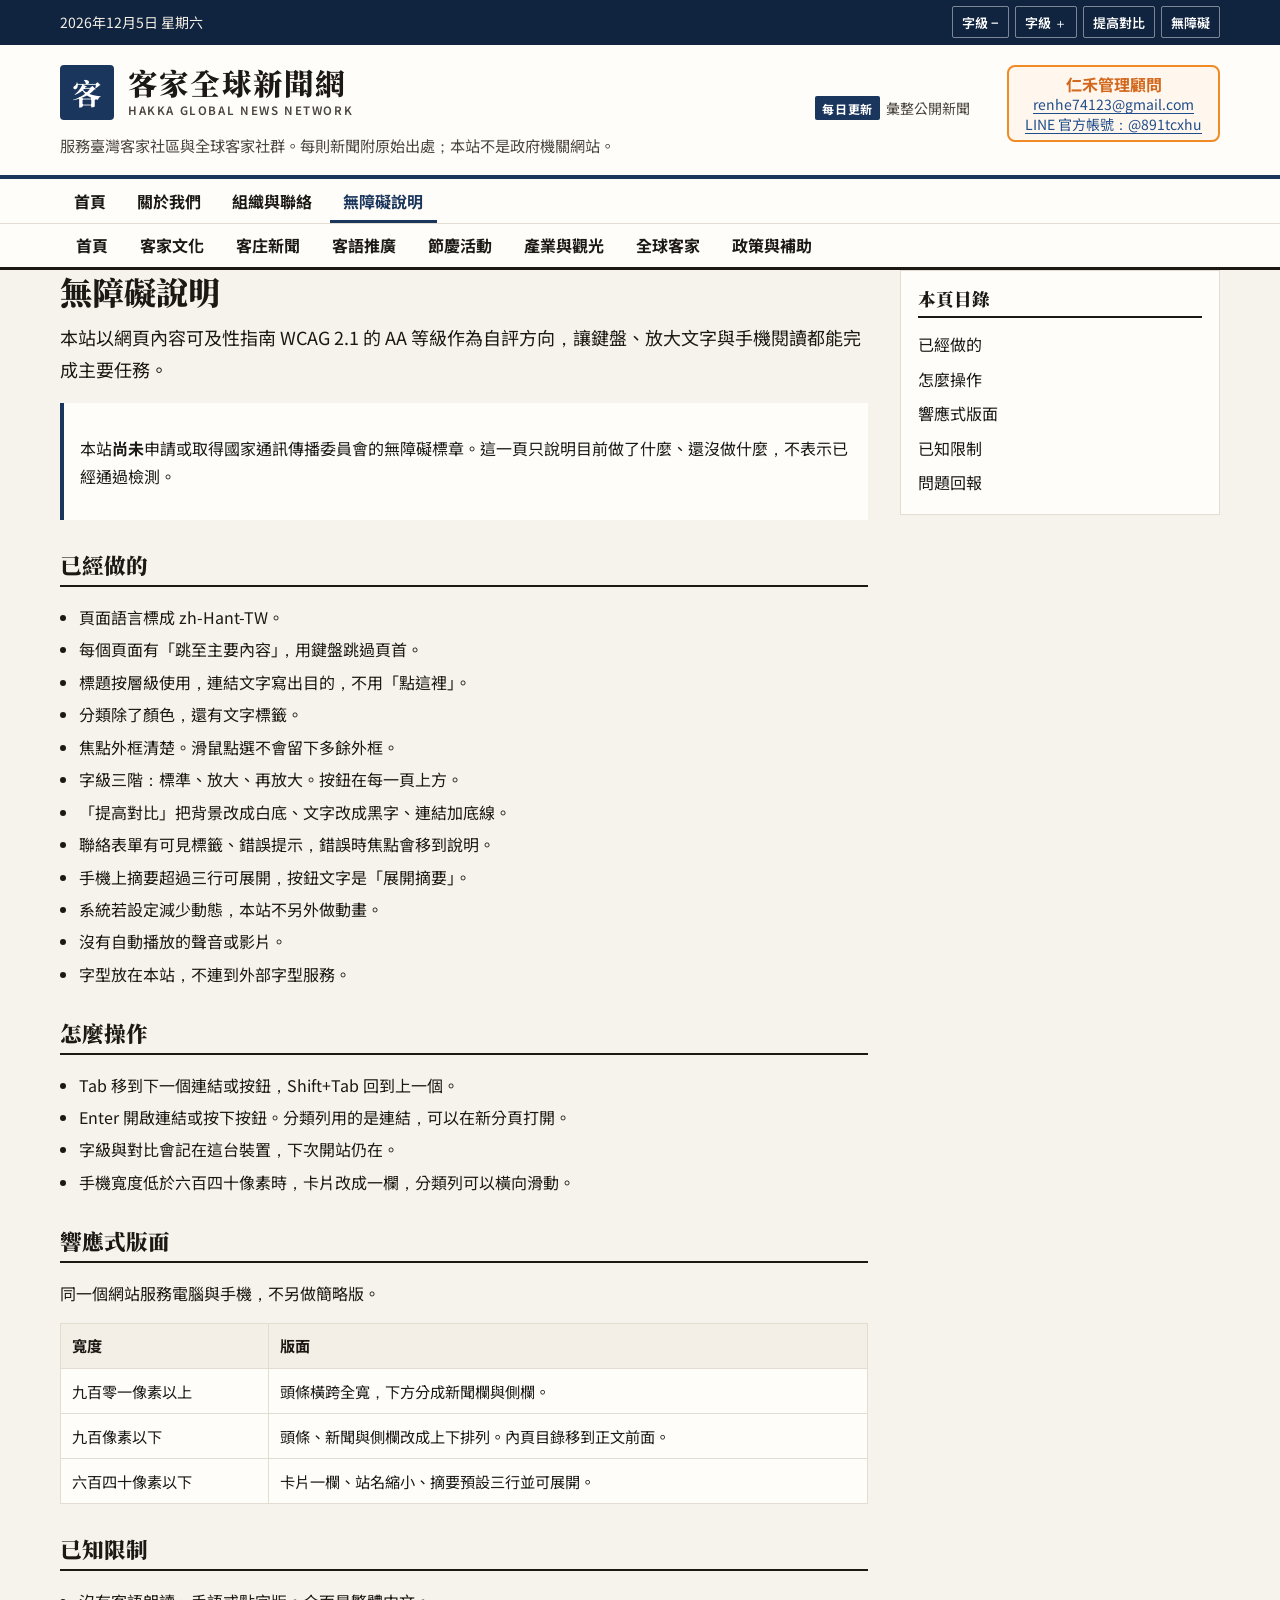
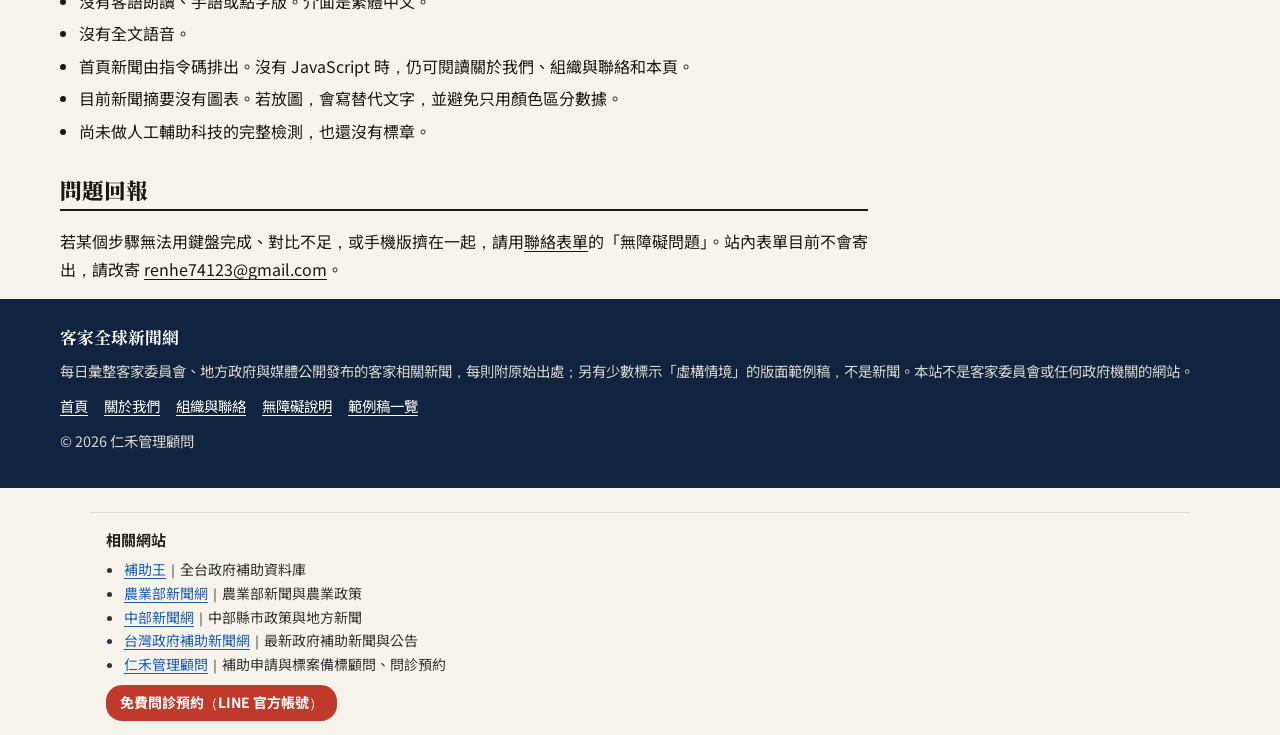
<file: accessibility.html>
<!DOCTYPE html>
<html lang="zh-Hant-TW">
<head>
<meta charset="utf-8">
<!-- Google tag (gtag.js) -->
<script async src="https://www.googletagmanager.com/gtag/js?id=G-7374EDFKBH"></script>
<script>window.dataLayer=window.dataLayer||[];function gtag(){dataLayer.push(arguments);}gtag('js',new Date());gtag('config','G-7374EDFKBH');</script>
<meta name="viewport" content="width=device-width, initial-scale=1">
<title>無障礙說明｜客家全球新聞網</title>
<meta name="description" content="客家全球新聞網的無障礙做法、字級、對比、鍵盤操作與響應式版面。以 WCAG 2.1 AA 為自評方向，尚未申請無障礙標章。">
<meta name="theme-color" content="#1a365d">
<meta property="og:locale" content="zh_TW">
<meta property="og:type" content="website">
<meta property="og:title" content="無障礙說明｜客家全球新聞網">
<meta property="og:description" content="無障礙做法與響應式版面。尚未申請無障礙標章。">
<link rel="icon" href="favicon.svg" type="image/svg+xml">
<link rel="stylesheet" href="fonts/fonts.css">
<link rel="stylesheet" href="style.css">
<script>
try{var c=localStorage.getItem('hgnn-contrast');if(c==='more')document.documentElement.setAttribute('data-contrast','more');var f=parseInt(localStorage.getItem('hgnn-font')||'0',10);var sizes=['100%','112.5%','125%'];if(f>0&&f<sizes.length)document.documentElement.style.fontSize=sizes[f];}catch(e){}
</script>
</head>
<body>
<a class="skip" href="#main">跳至主要內容</a>
<div class="topbar"><div class="wrap"><span id="today">客家全球新聞網</span><span class="tools"><button type="button" id="font-dec" aria-label="縮小字級">字級 −</button><button type="button" id="font-inc" aria-label="放大字級">字級 ＋</button><button type="button" id="contrast" aria-pressed="false">提高對比</button><a href="accessibility.html">無障礙</a></span></div></div>
<header class="masthead"><div class="wrap"><div class="rhad"><b>仁禾管理顧問</b><a href="mailto:renhe74123@gmail.com">renhe74123@gmail.com</a><a href="https://line.me/R/ti/p/@891tcxhu" target="_blank" rel="noopener">LINE 官方帳號：@891tcxhu</a></div>
  <div class="mastrow">
    <a href="./" class="brand"><span class="mark" aria-hidden="true">客</span><span><span class="sitename">客家全球新聞網</span><small>HAKKA GLOBAL NEWS NETWORK</small></span></a>
    <p class="edition"><span class="pill">每日更新</span>彙整公開新聞</p>
  </div>
  <p class="tagline">服務臺灣客家社區與全球客家社群。每則新聞附原始出處；本站不是政府機關網站。</p>
</div></header><div class="rhm"><b>仁禾管理顧問</b><br><a href="mailto:renhe74123@gmail.com">renhe74123@gmail.com</a><br><a href="https://line.me/R/ti/p/@891tcxhu" target="_blank" rel="noopener">LINE 官方帳號：@891tcxhu</a></div>
<nav class="sitenav" aria-label="網站導覽"><div class="wrap">
  <a href="./">首頁</a>
  <a href="about.html">關於我們</a>
  <a href="organization.html">組織與聯絡</a>
  <a href="accessibility.html" aria-current="page">無障礙說明</a>
</div></nav>
<nav class="catnav" aria-label="新聞分類"><div class="wrap" id="tabs">
  <a href="./" data-c="首頁">首頁</a>
  <a href="./#客家文化" data-c="客家文化">客家文化</a>
  <a href="./#客庄新聞" data-c="客庄新聞">客庄新聞</a>
  <a href="./#客語推廣" data-c="客語推廣">客語推廣</a>
  <a href="./#節慶活動" data-c="節慶活動">節慶活動</a>
  <a href="./#產業與觀光" data-c="產業與觀光">產業與觀光</a>
  <a href="./#全球客家" data-c="全球客家">全球客家</a>
  <a href="./#政策與補助" data-c="政策與補助">政策與補助</a>
</div></nav>
<main id="main" class="wrap" tabindex="-1">
  <div class="cols page-layout">
    <article class="page">
      <h1>無障礙說明</h1>
      <p class="lede">本站以網頁內容可及性指南 WCAG 2.1 的 AA 等級作為自評方向，讓鍵盤、放大文字與手機閱讀都能完成主要任務。</p>
      <div class="callout"><p>本站<strong>尚未</strong>申請或取得國家通訊傳播委員會的無障礙標章。這一頁只說明目前做了什麼、還沒做什麼，不表示已經通過檢測。</p></div>

      <h2 id="done">已經做的</h2>
      <ul>
        <li>頁面語言標成 zh-Hant-TW。</li>
        <li>每個頁面有「跳至主要內容」，用鍵盤跳過頁首。</li>
        <li>標題按層級使用，連結文字寫出目的，不用「點這裡」。</li>
        <li>分類除了顏色，還有文字標籤。</li>
        <li>焦點外框清楚。滑鼠點選不會留下多餘外框。</li>
        <li>字級三階：標準、放大、再放大。按鈕在每一頁上方。</li>
        <li>「提高對比」把背景改成白底、文字改成黑字、連結加底線。</li>
        <li>聯絡表單有可見標籤、錯誤提示，錯誤時焦點會移到說明。</li>
        <li>手機上摘要超過三行可展開，按鈕文字是「展開摘要」。</li>
        <li>系統若設定減少動態，本站不另外做動畫。</li>
        <li>沒有自動播放的聲音或影片。</li>
        <li>字型放在本站，不連到外部字型服務。</li>
      </ul>

      <h2 id="howto">怎麼操作</h2>
      <ul>
        <li>Tab 移到下一個連結或按鈕，Shift+Tab 回到上一個。</li>
        <li>Enter 開啟連結或按下按鈕。分類列用的是連結，可以在新分頁打開。</li>
        <li>字級與對比會記在這台裝置，下次開站仍在。</li>
        <li>手機寬度低於六百四十像素時，卡片改成一欄，分類列可以橫向滑動。</li>
      </ul>

      <h2 id="rwd">響應式版面</h2>
      <p>同一個網站服務電腦與手機，不另做簡略版。</p>
      <div class="tablewrap">
        <table>
          <thead><tr><th>寬度</th><th>版面</th></tr></thead>
          <tbody>
            <tr><td>九百零一像素以上</td><td>頭條橫跨全寬，下方分成新聞欄與側欄。</td></tr>
            <tr><td>九百像素以下</td><td>頭條、新聞與側欄改成上下排列。內頁目錄移到正文前面。</td></tr>
            <tr><td>六百四十像素以下</td><td>卡片一欄、站名縮小、摘要預設三行並可展開。</td></tr>
          </tbody>
        </table>
      </div>

      <h2 id="limits">已知限制</h2>
      <ul>
        <li>沒有客語朗讀、手語或點字版。介面是繁體中文。</li>
        <li>沒有全文語音。</li>
        <li>首頁新聞由指令碼排出。沒有 JavaScript 時，仍可閱讀關於我們、組織與聯絡和本頁。</li>
        <li>目前新聞摘要沒有圖表。若放圖，會寫替代文字，並避免只用顏色區分數據。</li>
        <li>尚未做人工輔助科技的完整檢測，也還沒有標章。</li>
      </ul>

      <h2 id="feedback">問題回報</h2>
      <p>若某個步驟無法用鍵盤完成、對比不足，或手機版擠在一起，請用<a href="organization.html#contact">聯絡表單</a>的「無障礙問題」。站內表單目前不會寄出，請改寄 <a href="mailto:renhe74123@gmail.com">renhe74123@gmail.com</a>。</p>
    </article>
    <aside class="side" aria-label="本頁目錄">
      <div class="box">
        <h3>本頁目錄</h3>
        <ul class="toc">
          <li><a href="#done">已經做的</a></li>
          <li><a href="#howto">怎麼操作</a></li>
          <li><a href="#rwd">響應式版面</a></li>
          <li><a href="#limits">已知限制</a></li>
          <li><a href="#feedback">問題回報</a></li>
        </ul>
      </div>
    </aside>
  </div>
</main>
<footer><div class="wrap">
  <b>客家全球新聞網</b>
  <p>每日彙整客家委員會、地方政府與媒體公開發布的客家相關新聞，每則附原始出處；另有少數標示「虛構情境」的版面範例稿，不是新聞。本站不是客家委員會或任何政府機關的網站。</p>
  <ul class="footlinks">
    <li><a href="./">首頁</a></li>
    <li><a href="about.html">關於我們</a></li>
    <li><a href="organization.html">組織與聯絡</a></li>
    <li><a href="accessibility.html">無障礙說明</a></li>
    <li><a href="article.html">範例稿一覽</a></li>
  </ul>
  <p>© 2026 仁禾管理顧問</p>
</div></footer>
<script src="a11y.js"></script>
<!--MX:footer--><style>.mx-box{max-width:1100px;margin:24px auto 0;padding:14px 16px;box-sizing:border-box;font-size:14px;line-height:1.7;color:#333;border-top:1px solid #ddd}.mx-box h2{font-size:15px;margin:0 0 6px;color:#222}.mx-box ul{margin:0;padding-left:18px}.mx-box a{color:#1a5fb4}.mx-cta{display:inline-block;margin-top:8px;padding:6px 14px;background:#c0392b;color:#fff!important;border-radius:16px;text-decoration:none;font-weight:bold}.mx-fab{position:fixed;right:14px;bottom:16px;z-index:9990;padding:10px 16px;background:#c0392b;color:#fff!important;border-radius:22px;box-shadow:0 2px 8px rgba(0,0,0,.25);text-decoration:none;font-weight:bold;font-size:15px}@media (max-width:860px){body{padding-bottom:96px}.geo-sum{padding-bottom:20px}.mx-fab{bottom:12px;right:12px}}@media print{.mx-fab{display:none}}</style><aside class="mx-box mx-related" aria-label="相關網站"><h2>相關網站</h2><ul><li><a href="https://www.subsidyking.tw/">補助王</a>｜全台政府補助資料庫</li><li><a href="https://web9.subsidyking.tw/">農業部新聞網</a>｜農業部新聞與農業政策</li><li><a href="https://web12.subsidyking.tw/">中部新聞網</a>｜中部縣市政策與地方新聞</li><li><a href="https://news.subsidyking.tw/">台灣政府補助新聞網</a>｜最新政府補助新聞與公告</li><li><a href="https://web18.subsidyking.tw/?utm_source=web2.subsidyking.tw&utm_medium=matrix">仁禾管理顧問</a>｜補助申請與標案備標顧問、問診預約</li></ul><a class="mx-cta" href="https://line.me/R/ti/p/@891tcxhu" target="_blank" rel="noopener" onclick="if(window.gtag)gtag('event','click_consult',{site:'web2.subsidyking.tw'})">免費問診預約（LINE 官方帳號）</a></aside><!--/MX:footer-->
</body>
</html>
</file>
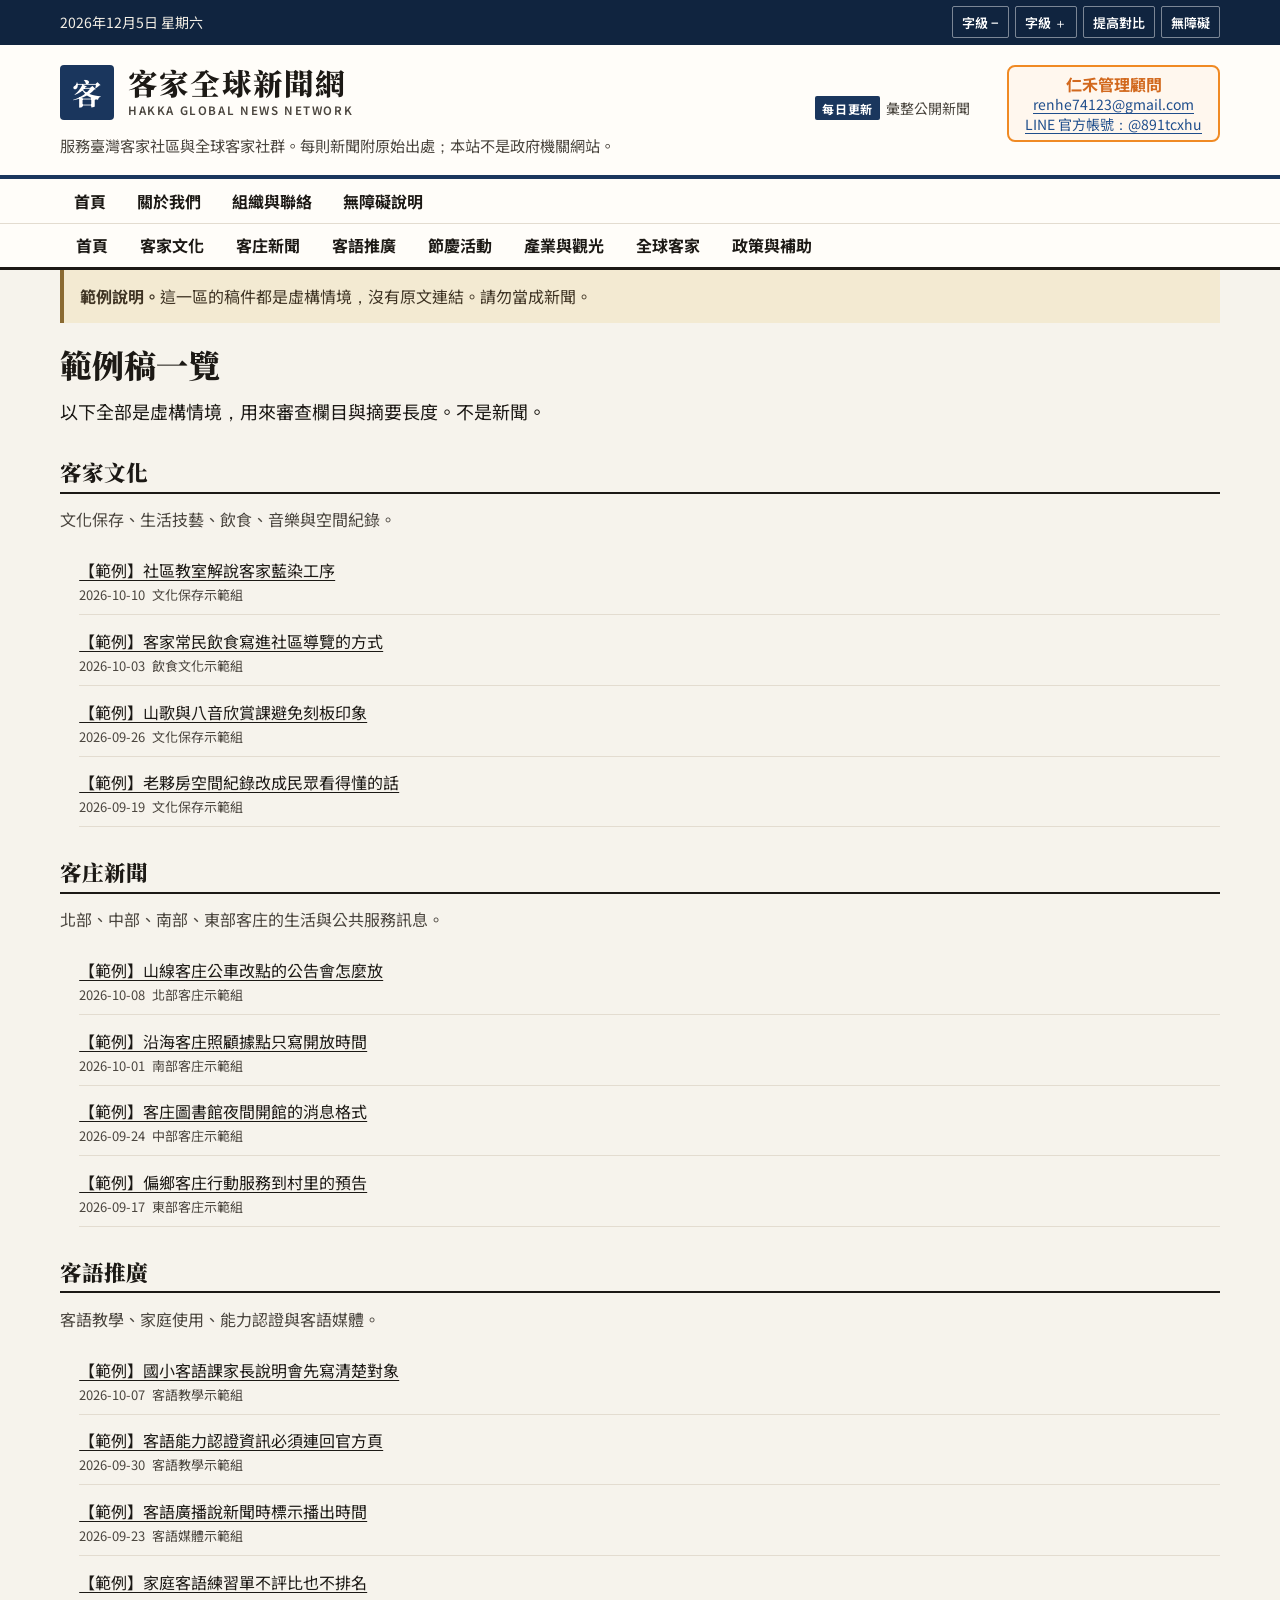
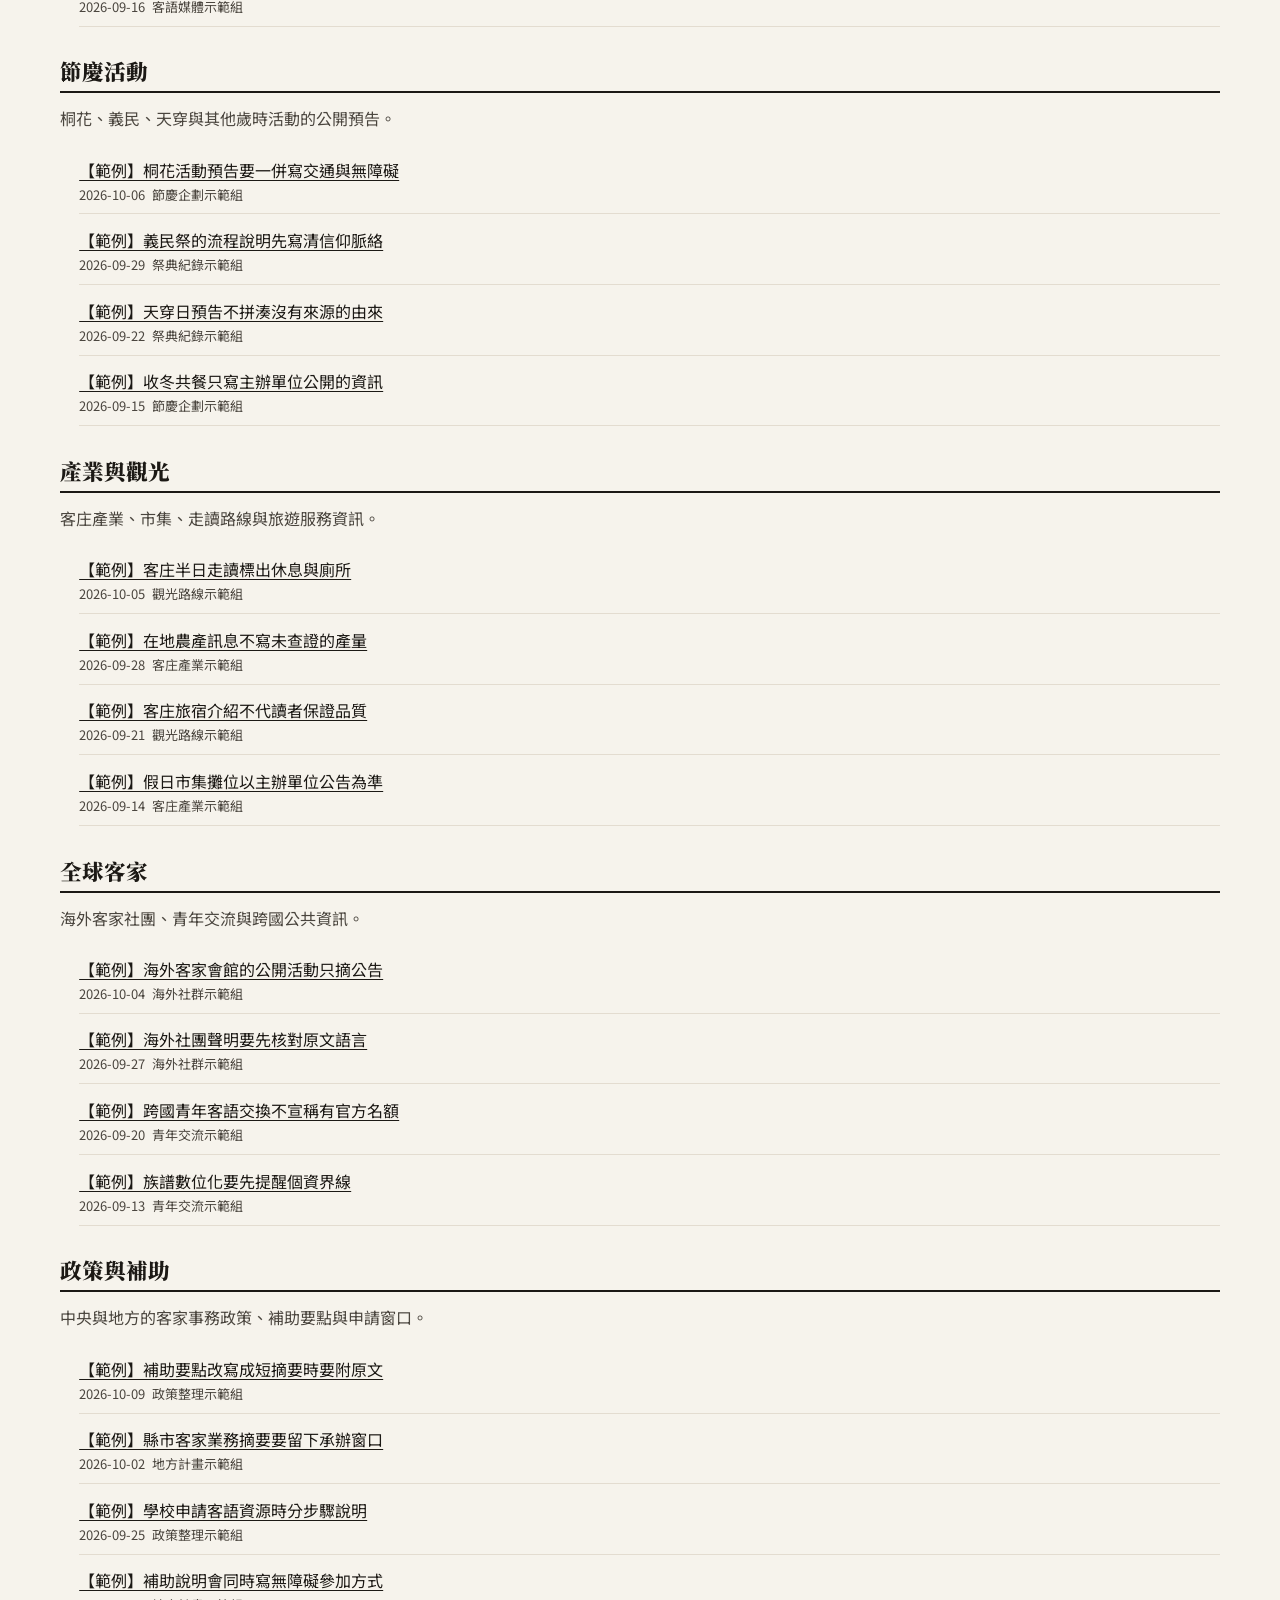
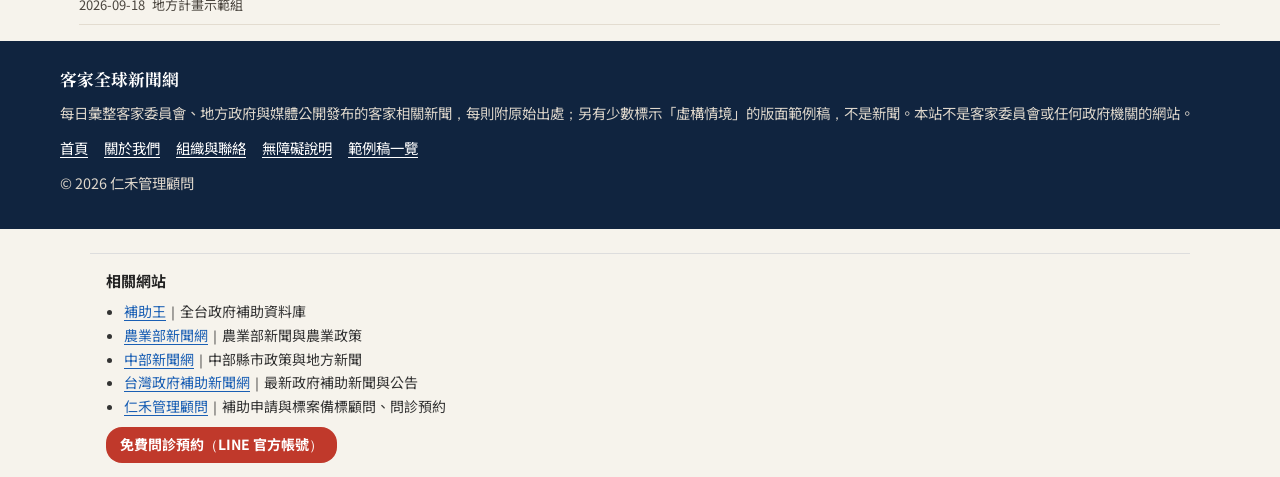
<file: article.html>
<!DOCTYPE html>
<html lang="zh-Hant-TW">
<head>
<meta charset="utf-8">
<!-- Google tag (gtag.js) -->
<script async src="https://www.googletagmanager.com/gtag/js?id=G-7374EDFKBH"></script>
<script>window.dataLayer=window.dataLayer||[];function gtag(){dataLayer.push(arguments);}gtag('js',new Date());gtag('config','G-7374EDFKBH');</script>
<meta name="viewport" content="width=device-width, initial-scale=1">
<title>範例稿｜客家全球新聞網</title>
<meta name="description" content="客家全球新聞網的範例稿說明。這些稿件是虛構情境，用來展示版面，不是新聞。">
<meta name="theme-color" content="#1a365d">
<meta property="og:locale" content="zh_TW">
<meta property="og:type" content="website">
<meta property="og:title" content="範例稿｜客家全球新聞網">
<meta property="og:description" content="虛構範例稿，用來展示欄目版面，不是新聞。">
<link rel="icon" href="favicon.svg" type="image/svg+xml">
<link rel="stylesheet" href="fonts/fonts.css">
<link rel="stylesheet" href="style.css">
<script>
try{var c=localStorage.getItem('hgnn-contrast');if(c==='more')document.documentElement.setAttribute('data-contrast','more');var f=parseInt(localStorage.getItem('hgnn-font')||'0',10);var sizes=['100%','112.5%','125%'];if(f>0&&f<sizes.length)document.documentElement.style.fontSize=sizes[f];}catch(e){}
</script>
</head>
<body>
<a class="skip" href="#main">跳至主要內容</a>
<div class="topbar"><div class="wrap"><span id="today">客家全球新聞網</span><span class="tools"><button type="button" id="font-dec" aria-label="縮小字級">字級 −</button><button type="button" id="font-inc" aria-label="放大字級">字級 ＋</button><button type="button" id="contrast" aria-pressed="false">提高對比</button><a href="accessibility.html">無障礙</a></span></div></div>
<header class="masthead"><div class="wrap"><div class="rhad"><b>仁禾管理顧問</b><a href="mailto:renhe74123@gmail.com">renhe74123@gmail.com</a><a href="https://line.me/R/ti/p/@891tcxhu" target="_blank" rel="noopener">LINE 官方帳號：@891tcxhu</a></div>
  <div class="mastrow">
    <a href="./" class="brand"><span class="mark" aria-hidden="true">客</span><span><span class="sitename">客家全球新聞網</span><small>HAKKA GLOBAL NEWS NETWORK</small></span></a>
    <p class="edition"><span class="pill">每日更新</span>彙整公開新聞</p>
  </div>
  <p class="tagline">服務臺灣客家社區與全球客家社群。每則新聞附原始出處；本站不是政府機關網站。</p>
</div></header><div class="rhm"><b>仁禾管理顧問</b><br><a href="mailto:renhe74123@gmail.com">renhe74123@gmail.com</a><br><a href="https://line.me/R/ti/p/@891tcxhu" target="_blank" rel="noopener">LINE 官方帳號：@891tcxhu</a></div>
<nav class="sitenav" aria-label="網站導覽"><div class="wrap">
  <a href="./">首頁</a>
  <a href="about.html">關於我們</a>
  <a href="organization.html">組織與聯絡</a>
  <a href="accessibility.html">無障礙說明</a>
</div></nav>
<nav class="catnav" aria-label="新聞分類"><div class="wrap" id="tabs">
  <a href="./" data-c="首頁">首頁</a>
  <a href="./#客家文化" data-c="客家文化">客家文化</a>
  <a href="./#客庄新聞" data-c="客庄新聞">客庄新聞</a>
  <a href="./#客語推廣" data-c="客語推廣">客語推廣</a>
  <a href="./#節慶活動" data-c="節慶活動">節慶活動</a>
  <a href="./#產業與觀光" data-c="產業與觀光">產業與觀光</a>
  <a href="./#全球客家" data-c="全球客家">全球客家</a>
  <a href="./#政策與補助" data-c="政策與補助">政策與補助</a>
</div></nav>
<main id="main" class="wrap page" tabindex="-1">
  <p class="banner" role="note"><strong>範例說明。</strong>這一區的稿件都是虛構情境，沒有原文連結。請勿當成新聞。</p>
  <div id="article"><h1>範例稿</h1><noscript><p>請啟用 JavaScript 以閱讀範例稿說明。</p></noscript></div>
</main>
<footer><div class="wrap">
  <b>客家全球新聞網</b>
  <p>每日彙整客家委員會、地方政府與媒體公開發布的客家相關新聞，每則附原始出處；另有少數標示「虛構情境」的版面範例稿，不是新聞。本站不是客家委員會或任何政府機關的網站。</p>
  <ul class="footlinks">
    <li><a href="./">首頁</a></li>
    <li><a href="about.html">關於我們</a></li>
    <li><a href="organization.html">組織與聯絡</a></li>
    <li><a href="accessibility.html">無障礙說明</a></li>
    <li><a href="article.html">範例稿一覽</a></li>
  </ul>
  <p>© 2026 仁禾管理顧問</p>
</div></footer>
<script src="site.js"></script>
<script src="data.js"></script>
<script src="article.js"></script>
<script src="a11y.js"></script>
<!--MX:footer--><style>.mx-box{max-width:1100px;margin:24px auto 0;padding:14px 16px;box-sizing:border-box;font-size:14px;line-height:1.7;color:#333;border-top:1px solid #ddd}.mx-box h2{font-size:15px;margin:0 0 6px;color:#222}.mx-box ul{margin:0;padding-left:18px}.mx-box a{color:#1a5fb4}.mx-cta{display:inline-block;margin-top:8px;padding:6px 14px;background:#c0392b;color:#fff!important;border-radius:16px;text-decoration:none;font-weight:bold}.mx-fab{position:fixed;right:14px;bottom:16px;z-index:9990;padding:10px 16px;background:#c0392b;color:#fff!important;border-radius:22px;box-shadow:0 2px 8px rgba(0,0,0,.25);text-decoration:none;font-weight:bold;font-size:15px}@media (max-width:860px){body{padding-bottom:96px}.geo-sum{padding-bottom:20px}.mx-fab{bottom:12px;right:12px}}@media print{.mx-fab{display:none}}</style><aside class="mx-box mx-related" aria-label="相關網站"><h2>相關網站</h2><ul><li><a href="https://www.subsidyking.tw/">補助王</a>｜全台政府補助資料庫</li><li><a href="https://web9.subsidyking.tw/">農業部新聞網</a>｜農業部新聞與農業政策</li><li><a href="https://web12.subsidyking.tw/">中部新聞網</a>｜中部縣市政策與地方新聞</li><li><a href="https://news.subsidyking.tw/">台灣政府補助新聞網</a>｜最新政府補助新聞與公告</li><li><a href="https://web18.subsidyking.tw/?utm_source=web2.subsidyking.tw&utm_medium=matrix">仁禾管理顧問</a>｜補助申請與標案備標顧問、問診預約</li></ul><a class="mx-cta" href="https://line.me/R/ti/p/@891tcxhu" target="_blank" rel="noopener" onclick="if(window.gtag)gtag('event','click_consult',{site:'web2.subsidyking.tw'})">免費問診預約（LINE 官方帳號）</a></aside><!--/MX:footer-->
</body>
</html>
</file>
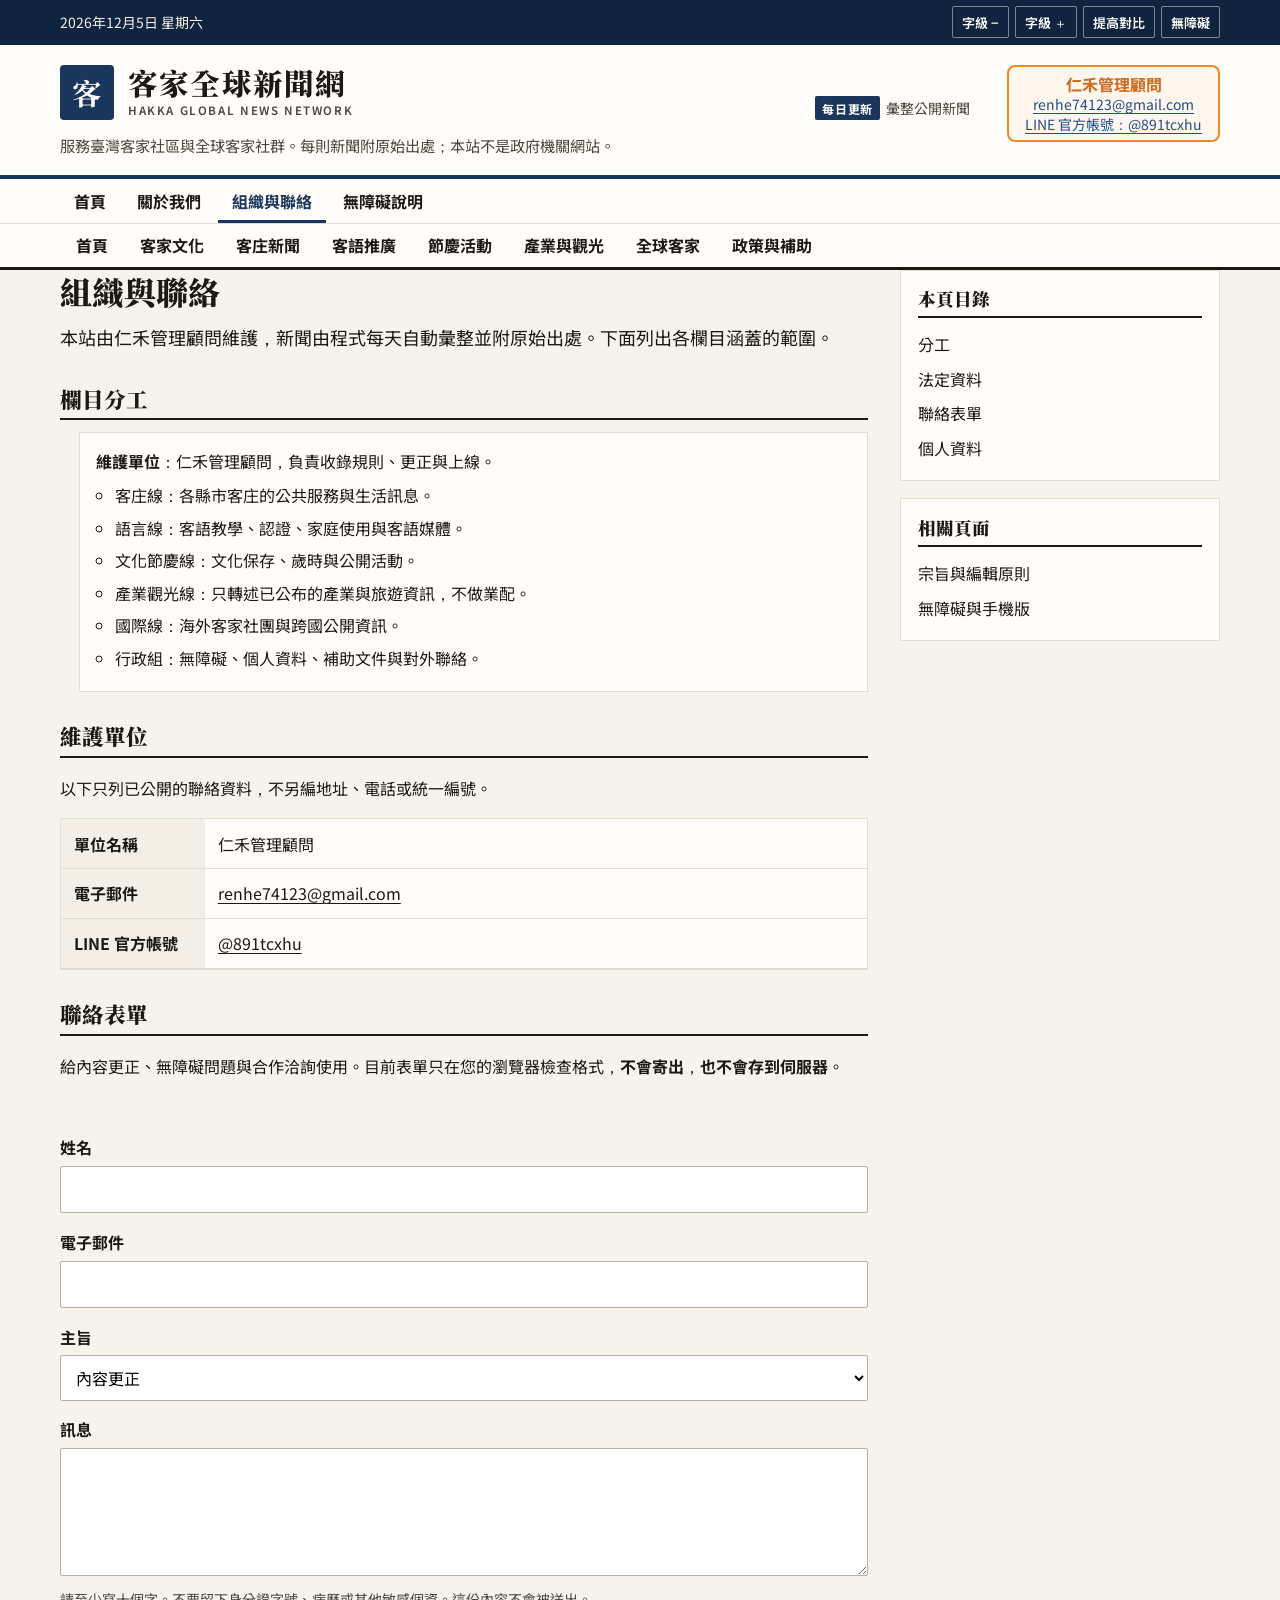
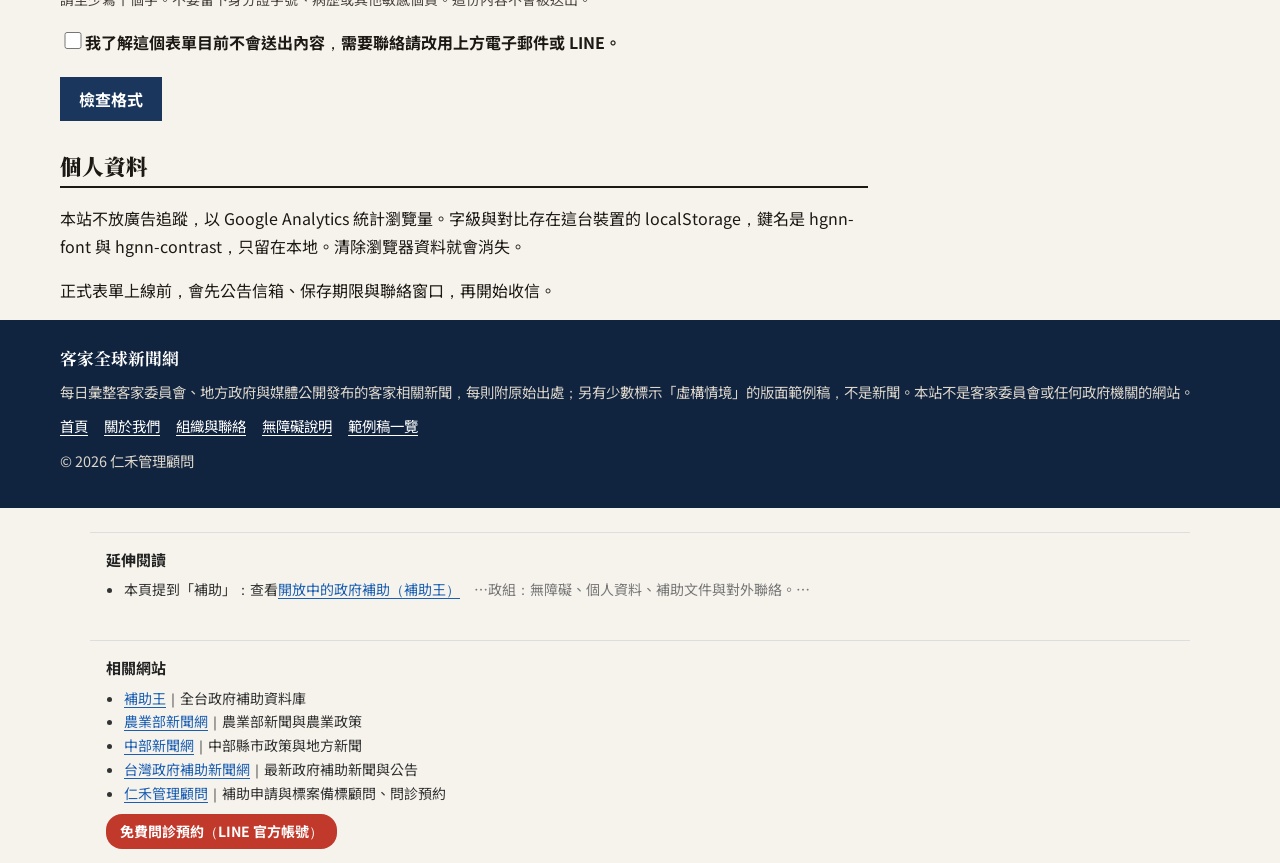
<file: organization.html>
<!DOCTYPE html>
<html lang="zh-Hant-TW">
<head>
<meta charset="utf-8">
<!-- Google tag (gtag.js) -->
<script async src="https://www.googletagmanager.com/gtag/js?id=G-7374EDFKBH"></script>
<script>window.dataLayer=window.dataLayer||[];function gtag(){dataLayer.push(arguments);}gtag('js',new Date());gtag('config','G-7374EDFKBH');</script>
<meta name="viewport" content="width=device-width, initial-scale=1">
<title>組織與聯絡｜客家全球新聞網</title>
<meta name="description" content="客家全球新聞網的維護單位、欄目分工與聯絡方式。站內表單目前不會送出內容。">
<meta name="theme-color" content="#1a365d">
<meta property="og:locale" content="zh_TW">
<meta property="og:type" content="website">
<meta property="og:title" content="組織與聯絡｜客家全球新聞網">
<meta property="og:description" content="維護單位、欄目分工與聯絡方式。站內表單目前不會送出內容。">
<link rel="icon" href="favicon.svg" type="image/svg+xml">
<link rel="stylesheet" href="fonts/fonts.css">
<link rel="stylesheet" href="style.css">
<script>
try{var c=localStorage.getItem('hgnn-contrast');if(c==='more')document.documentElement.setAttribute('data-contrast','more');var f=parseInt(localStorage.getItem('hgnn-font')||'0',10);var sizes=['100%','112.5%','125%'];if(f>0&&f<sizes.length)document.documentElement.style.fontSize=sizes[f];}catch(e){}
</script>
</head>
<body>
<a class="skip" href="#main">跳至主要內容</a>
<div class="topbar"><div class="wrap"><span id="today">客家全球新聞網</span><span class="tools"><button type="button" id="font-dec" aria-label="縮小字級">字級 −</button><button type="button" id="font-inc" aria-label="放大字級">字級 ＋</button><button type="button" id="contrast" aria-pressed="false">提高對比</button><a href="accessibility.html">無障礙</a></span></div></div>
<header class="masthead"><div class="wrap"><div class="rhad"><b>仁禾管理顧問</b><a href="mailto:renhe74123@gmail.com">renhe74123@gmail.com</a><a href="https://line.me/R/ti/p/@891tcxhu" target="_blank" rel="noopener">LINE 官方帳號：@891tcxhu</a></div>
  <div class="mastrow">
    <a href="./" class="brand"><span class="mark" aria-hidden="true">客</span><span><span class="sitename">客家全球新聞網</span><small>HAKKA GLOBAL NEWS NETWORK</small></span></a>
    <p class="edition"><span class="pill">每日更新</span>彙整公開新聞</p>
  </div>
  <p class="tagline">服務臺灣客家社區與全球客家社群。每則新聞附原始出處；本站不是政府機關網站。</p>
</div></header><div class="rhm"><b>仁禾管理顧問</b><br><a href="mailto:renhe74123@gmail.com">renhe74123@gmail.com</a><br><a href="https://line.me/R/ti/p/@891tcxhu" target="_blank" rel="noopener">LINE 官方帳號：@891tcxhu</a></div>
<nav class="sitenav" aria-label="網站導覽"><div class="wrap">
  <a href="./">首頁</a>
  <a href="about.html">關於我們</a>
  <a href="organization.html" aria-current="page">組織與聯絡</a>
  <a href="accessibility.html">無障礙說明</a>
</div></nav>
<nav class="catnav" aria-label="新聞分類"><div class="wrap" id="tabs">
  <a href="./" data-c="首頁">首頁</a>
  <a href="./#客家文化" data-c="客家文化">客家文化</a>
  <a href="./#客庄新聞" data-c="客庄新聞">客庄新聞</a>
  <a href="./#客語推廣" data-c="客語推廣">客語推廣</a>
  <a href="./#節慶活動" data-c="節慶活動">節慶活動</a>
  <a href="./#產業與觀光" data-c="產業與觀光">產業與觀光</a>
  <a href="./#全球客家" data-c="全球客家">全球客家</a>
  <a href="./#政策與補助" data-c="政策與補助">政策與補助</a>
</div></nav>
<main id="main" class="wrap" tabindex="-1">
  <div class="cols page-layout">
    <article class="page">
      <h1>組織與聯絡</h1>
      <p class="lede">本站由仁禾管理顧問維護，新聞由程式每天自動彙整並附原始出處。下面列出各欄目涵蓋的範圍。</p>

      <h2 id="roles">欄目分工</h2>
      <ol class="org">
        <li><strong>維護單位</strong>：仁禾管理顧問，負責收錄規則、更正與上線。
          <ul>
            <li>客庄線：各縣市客庄的公共服務與生活訊息。</li>
            <li>語言線：客語教學、認證、家庭使用與客語媒體。</li>
            <li>文化節慶線：文化保存、歲時與公開活動。</li>
            <li>產業觀光線：只轉述已公布的產業與旅遊資訊，不做業配。</li>
            <li>國際線：海外客家社團與跨國公開資訊。</li>
            <li>行政組：無障礙、個人資料、補助文件與對外聯絡。</li>
          </ul>
        </li>
      </ol>

      <h2 id="legal">維護單位</h2>
      <p>以下只列已公開的聯絡資料，不另編地址、電話或統一編號。</p>
      <div class="facts">
        <div class="fact"><span>單位名稱</span><span>仁禾管理顧問</span></div>
        <div class="fact"><span>電子郵件</span><span><a href="mailto:renhe74123@gmail.com">renhe74123@gmail.com</a></span></div>
        <div class="fact"><span>LINE 官方帳號</span><span><a href="https://line.me/R/ti/p/@891tcxhu" target="_blank" rel="noopener">@891tcxhu</a></span></div>
      </div>

      <h2 id="contact">聯絡表單</h2>
      <p>給內容更正、無障礙問題與合作洽詢使用。目前表單只在您的瀏覽器檢查格式，<strong>不會寄出，也不會存到伺服器</strong>。</p>
      <form id="contact-form" class="form" novalidate>
        <div id="form-msg" class="formmsg" tabindex="-1"></div>
        <label for="person">姓名</label>
        <input id="person" name="person" autocomplete="name" required>
        <label for="email">電子郵件</label>
        <input id="email" name="email" type="email" autocomplete="email" required>
        <label for="topic">主旨</label>
        <select id="topic" name="topic">
          <option>內容更正</option>
          <option>無障礙問題</option>
          <option>合作洽詢</option>
          <option>其他</option>
        </select>
        <label for="message">訊息</label>
        <textarea id="message" name="message" required></textarea>
        <p class="hint">請至少寫十個字。不要留下身分證字號、病歷或其他敏感個資。這份內容不會被送出。</p>
        <label class="check" for="confirm"><input id="confirm" name="confirm" type="checkbox">我了解這個表單目前不會送出內容，需要聯絡請改用上方電子郵件或 LINE。</label>
        <button type="submit">檢查格式</button>
      </form>

      <h2 id="privacy">個人資料</h2>
      <p>本站不放廣告追蹤，以 Google Analytics 統計瀏覽量。字級與對比存在這台裝置的 localStorage，鍵名是 hgnn-font 與 hgnn-contrast，只留在本地。清除瀏覽器資料就會消失。</p>
      <p>正式表單上線前，會先公告信箱、保存期限與聯絡窗口，再開始收信。</p>
    </article>
    <aside class="side" aria-label="本頁目錄">
      <div class="box">
        <h3>本頁目錄</h3>
        <ul class="toc">
          <li><a href="#roles">分工</a></li>
          <li><a href="#legal">法定資料</a></li>
          <li><a href="#contact">聯絡表單</a></li>
          <li><a href="#privacy">個人資料</a></li>
        </ul>
      </div>
      <div class="box">
        <h3>相關頁面</h3>
        <ul class="toc">
          <li><a href="about.html">宗旨與編輯原則</a></li>
          <li><a href="accessibility.html">無障礙與手機版</a></li>
        </ul>
      </div>
    </aside>
  </div>
</main>
<footer><div class="wrap">
  <b>客家全球新聞網</b>
  <p>每日彙整客家委員會、地方政府與媒體公開發布的客家相關新聞，每則附原始出處；另有少數標示「虛構情境」的版面範例稿，不是新聞。本站不是客家委員會或任何政府機關的網站。</p>
  <ul class="footlinks">
    <li><a href="./">首頁</a></li>
    <li><a href="about.html">關於我們</a></li>
    <li><a href="organization.html">組織與聯絡</a></li>
    <li><a href="accessibility.html">無障礙說明</a></li>
    <li><a href="article.html">範例稿一覽</a></li>
  </ul>
  <p>© 2026 仁禾管理顧問</p>
</div></footer>
<script src="a11y.js"></script>
<script>
document.getElementById('contact-form').addEventListener('submit', function (e) {
  e.preventDefault();
  var person = document.getElementById('person');
  var email = document.getElementById('email');
  var message = document.getElementById('message');
  var confirm = document.getElementById('confirm');
  var errors = [];
  person.removeAttribute('aria-invalid');
  email.removeAttribute('aria-invalid');
  message.removeAttribute('aria-invalid');
  if (!person.value.trim()) { errors.push('請填寫姓名。'); person.setAttribute('aria-invalid', 'true'); }
  if (!/^[^\s@]+@[^\s@]+\.[^\s@]+$/.test(email.value.trim())) { errors.push('請填寫有效的電子郵件。'); email.setAttribute('aria-invalid', 'true'); }
  if (message.value.trim().length < 10) { errors.push('請填寫至少十個字的訊息。'); message.setAttribute('aria-invalid', 'true'); }
  if (!confirm.checked) errors.push('請勾選確認：這個表單目前不會送出內容。');
  var box = document.getElementById('form-msg');
  if (errors.length) {
    box.className = 'formmsg err';
    box.setAttribute('role', 'alert');
    box.textContent = '';
    errors.forEach(function (text) {
      var s = document.createElement('span');
      s.textContent = text;
      box.appendChild(s);
    });
    box.focus();
    return;
  }
  e.target.reset();
  box.className = 'formmsg ok';
  box.setAttribute('role', 'status');
  box.textContent = '格式檢查已完成。內容沒有送出，也沒有儲存到伺服器。正式上線並公告信箱之後，這個表單才會改為寄信。';
  box.focus();
});
</script>
<!--MX:context--><section class="mx-box mx-context" aria-label="延伸閱讀"><h2>延伸閱讀</h2><ul><li>本頁提到「補助」：查看<a href="https://www.subsidyking.tw/">開放中的政府補助（補助王）</a><span style="color:#777">　…政組：無障礙、個人資料、補助文件與對外聯絡。…</span></li></ul></section><!--/MX:context--><!--MX:footer--><style>.mx-box{max-width:1100px;margin:24px auto 0;padding:14px 16px;box-sizing:border-box;font-size:14px;line-height:1.7;color:#333;border-top:1px solid #ddd}.mx-box h2{font-size:15px;margin:0 0 6px;color:#222}.mx-box ul{margin:0;padding-left:18px}.mx-box a{color:#1a5fb4}.mx-cta{display:inline-block;margin-top:8px;padding:6px 14px;background:#c0392b;color:#fff!important;border-radius:16px;text-decoration:none;font-weight:bold}.mx-fab{position:fixed;right:14px;bottom:16px;z-index:9990;padding:10px 16px;background:#c0392b;color:#fff!important;border-radius:22px;box-shadow:0 2px 8px rgba(0,0,0,.25);text-decoration:none;font-weight:bold;font-size:15px}@media (max-width:860px){body{padding-bottom:96px}.geo-sum{padding-bottom:20px}.mx-fab{bottom:12px;right:12px}}@media print{.mx-fab{display:none}}</style><aside class="mx-box mx-related" aria-label="相關網站"><h2>相關網站</h2><ul><li><a href="https://www.subsidyking.tw/">補助王</a>｜全台政府補助資料庫</li><li><a href="https://web9.subsidyking.tw/">農業部新聞網</a>｜農業部新聞與農業政策</li><li><a href="https://web12.subsidyking.tw/">中部新聞網</a>｜中部縣市政策與地方新聞</li><li><a href="https://news.subsidyking.tw/">台灣政府補助新聞網</a>｜最新政府補助新聞與公告</li><li><a href="https://web18.subsidyking.tw/?utm_source=web2.subsidyking.tw&utm_medium=matrix">仁禾管理顧問</a>｜補助申請與標案備標顧問、問診預約</li></ul><a class="mx-cta" href="https://line.me/R/ti/p/@891tcxhu" target="_blank" rel="noopener" onclick="if(window.gtag)gtag('event','click_consult',{site:'web2.subsidyking.tw'})">免費問診預約（LINE 官方帳號）</a></aside><!--/MX:footer-->
</body>
</html>
</file>
<file: fonts/fonts.css>
/* Noto Sans TC、Noto Serif TC。SIL Open Font License 1.1，見同目錄 OFL.txt。自託管，不連外部字型服務。
   2026-11-22：依常用字頻率切成多個子集（unicode-range），瀏覽器只下載頁面用到的字，避免一次載入 5.7 MB。 */
@font-face {
  font-family: "Noto Sans TC";
  font-style: normal;
  font-weight: 400;
  font-display: swap;
  src: url("noto-sans-tc-400.s0.woff2") format("woff2");
  unicode-range: U+20-7E, U+A0-FF, U+152-153, U+2BB, U+300-301, U+304, U+2002, U+2013-2014, U+2018-201A, U+201C-201E, U+2022, U+2026, U+2032-2033, U+2039-203A, U+20AC, U+2122, U+2191, U+2193, U+2212, U+2215, U+3000-3003, U+3005, U+3008-301B, U+301D-301E, U+3021, U+3105-312F, U+4E00, U+4E09-4E0B, U+4E0D, U+4E16, U+4E26, U+4E2D, U+4E3B, U+4E4B, U+4E5F, U+4E8B-4E8C, U+4E94, U+4E9E, U+4EA4, U+4EBA, U+4EC1, U+4ECA, U+4ECD, U+4ED6, U+4EE3, U+4EE5, U+4EF6, U+4EFB, U+4EFD, U+4F01, U+4F30, U+4F46, U+4F4D-4F4F, U+4F5C, U+4F7F, U+4F86, U+4F8B, U+4F9B, U+4F9D, U+4FDD, U+4FE1, U+4FEE, U+500B, U+503C, U+505C, U+5065, U+5099, U+50B3, U+50F9, U+5104, U+512A, U+5143, U+5145, U+5148-5149, U+514B, U+514D, U+5152, U+5165, U+5167-5169, U+516C-516D, U+5171, U+5176-5178, U+518D, U+51FA, U+5206, U+520A, U+5217, U+5225, U+5229, U+5230, U+5236, U+5247, U+524D, U+5275, U+5283, U+529B, U+529F-52A0, U+52A9, U+52D5, U+52D9, U+52DE, U+52E2, U+52F5, U+5305, U+5316-5317, U+5340, U+5347-5348, U+534A, U+5354, U+5357, U+5370, U+5373, U+539F, U+53C3, U+53CA-53CB, U+53D6-53D7, U+53E3, U+53EF-53F0, U+53F8, U+5404, U+5408, U+540C-540D, U+5411, U+544A, U+548C, U+54C1, U+54E1, U+5546, U+554F, U+555F, U+5584, U+55AE, U+5609, U+5668, U+56DB, U+56DE, U+56E0, U+570B, U+5712, U+5716, U+5718, U+571F, U+5728, U+5730, U+578B, U+57CE, U+57DF, U+57F7, U+57F9-57FA, U+5831, U+5834, U+5883, U+589E, U+5916, U+591A, U+5927, U+5929, U+592E, U+5931, U+5951, U+597D, U+5982, U+59CB, U+59D4, U+5A92, U+5B50, U+5B63, U+5B78, U+5B89, U+5B8C, U+5B9A, U+5B9C, U+5BA2-5BA4, U+5BB3, U+5BB6, U+5BB9, U+5BE6, U+5BE9, U+5C07-5C08, U+5C0D-5C0F, U+5C11, U+5C31, U+5C40, U+5C46, U+5C4F, U+5C55, U+5C65, U+5C71, U+5DE5, U+5DF2, U+5E02-5E03, U+5E2B, U+5E2D, U+5E36, U+5E38, U+5E63, U+5E73-5E74, U+5E84, U+5E9C, U+5EA6, U+5EAD, U+5EB7, U+5EE0, U+5EE3, U+5EF6, U+5EFA, U+5F0F, U+5F15, U+5F37, U+5F70-5F71, U+5F8C, U+5F97, U+5F9E, U+5FA9, U+5FB5, U+5FB7, U+5FC3, U+6027, U+606F, U+60C5, U+610F, U+611F, U+614B, U+6167, U+6176, U+61C9, U+6210, U+6216, U+6230, U+6236, U+6240, U+624B, U+624D, U+6253, U+627F-6280, U+6295, U+62DB, U+62EC, U+6301, U+6307, U+6392, U+63A1, U+63A5, U+63A8, U+63D0, U+64DA, U+64F4, U+651C, U+652F, U+6536, U+6539, U+653E-653F, U+6548, U+6551, U+6559, U+6574, U+6578, U+6587, U+6599, U+65AF-65B0, U+65B9, U+65BC-65BD, U+65C5, U+65CF, U+65E5, U+660E, U+6613, U+661F, U+662F, U+6642, U+666F, U+6676, U+667A, U+66A8, U+66F4, U+66F8, U+6700, U+6703, U+6708-6709, U+670D, U+671F, U+672A, U+672C, U+6750-6751, U+6771, U+6797, U+679C, U+67E5, U+6817, U+6821, U+6838, U+683C, U+6843, U+6848, U+689D, U+696D, U+69AE, U+69CB, U+6A02, U+6A19, U+6A21, U+6A5F, U+6AA2, U+6B0A, U+6B21, U+6B3E, U+6B50, U+6B62-6B65, U+6BB5, U+6BCF, U+6BD4, U+6C11, U+6C23, U+6C34, U+6C38, U+6C42, U+6C7A, U+6CB9, U+6CBB, U+6CD5, U+6CF0, U+6D3B, U+6D41, U+6D77, U+6D88, U+6DF1, U+6E05, U+6E1B, U+6E2C, U+6E90, U+6E96, U+6EFF, U+6F14, U+6FDF, U+7063, U+707D, U+70BA, U+7121, U+7136, U+7167, U+71B1, U+71DF, U+722D, U+7247, U+724C, U+7269, U+7279, U+734E, U+7372, U+7387, U+73ED, U+73FE, U+7403, U+7406, U+74B0, U+751F, U+7522, U+7528, U+7531, U+7533, U+754C, U+756B, U+7576, U+7642, U+767B-767C, U+767E, U+7684, U+76CA, U+76E3, U+76EE, U+76F8, U+773E, U+77E5, U+7814, U+793A, U+793E, U+798F, U+79AE, U+79D1, U+79FB, U+7A05, U+7A0B, U+7A2E, U+7A31, U+7A3F, U+7A4D, U+7A76, U+7A7A, U+7ACB, U+7AD9, U+7AF6, U+7AF9, U+7B2C, U+7B49, U+7B56, U+7B97, U+7BA1, U+7BC0, U+7BC4, U+7CBE, U+7CFB, U+7D04, U+7D1A, U+7D30, U+7D44, U+7D50, U+7D61, U+7D71, U+7D93, U+7D9C, U+7DAD, U+7DB2, U+7DDA, U+7DF4, U+7E23, U+7E3D, U+7E8C, U+7F6E, U+7F72, U+7F8E, U+7FA4, U+7FA9, U+7FD2, U+8001, U+8005, U+805A, U+805E, U+806F, U+8077, U+80A1, U+80B2, U+80FD, U+81EA, U+81F3, U+81FA, U+8207-8209, U+8272, U+82B1, U+82D7, U+83EF, U+842C, U+843D, U+84EE, U+85DD, U+862D, U+8655, U+865F, U+878D, U+884C, U+8853, U+885B, U+8868, U+88DC-88DD, U+88FD, U+897F, U+8981, U+898B, U+898F, U+8996, U+89AA, U+89BD, U+89C0, U+89E3, U+8A00, U+8A02, U+8A08, U+8A0A, U+8A13, U+8A17-8A18, U+8A2A, U+8A2D, U+8A55, U+8A66, U+8A71-8A73, U+8A8D, U+8A9E, U+8AAA, U+8AB2, U+8ABF, U+8ACB, U+8AD6, U+8B49, U+8B58, U+8B66, U+8B70, U+8B77, U+8B8A, U+8B93, U+8CA1, U+8CBB, U+8CC7, U+8CEA, U+8CFC-8CFD, U+8D70, U+8D77, U+8D85, U+8D8A, U+8DA8, U+8DE8, U+8DEF, U+8EAB, U+8ECA, U+8F14, U+8F1D, U+8F49, U+8FA6, U+8FB2, U+8FCE, U+8FD1, U+900F, U+9019-901A, U+901F-9020, U+9023, U+9031-9032, U+903E, U+904A-904B, U+904E, U+9053-9054, U+9078, U+9080, U+90E8, U+90FD, U+9109, U+914D, U+91AB, U+91CC-91CD, U+91CF, U+91D1, U+92B7, U+9304, U+93AE, U+93C8, U+9577, U+9580, U+958B, U+9593, U+95DC, U+9632, U+9650, U+9662, U+9664, U+9686, U+968A, U+969B-969C, U+96AA, U+96C4, U+96C6, U+96D9, U+96F2, U+96F6, U+96FB, U+9700, U+9752, U+975E, U+9762, U+97F3, U+97FF, U+9805, U+9810, U+9818, U+982D, U+984C-984D, U+985E, U+9867, U+98A8, U+98DF, U+9928, U+9996, U+99AC, U+9A57, U+9AD4, U+9AD8, U+9EC3, U+9EDE;
}
@font-face {
  font-family: "Noto Sans TC";
  font-style: normal;
  font-weight: 400;
  font-display: swap;
  src: url("noto-sans-tc-400.s1.woff2") format("woff2");
  unicode-range: U+4E03, U+4E14, U+4E32, U+4E86, U+4E92, U+4EAB, U+4ECB, U+4ED8, U+4F11, U+4F34, U+4F48, U+4F55, U+4F73, U+4FBF, U+4FC2-4FC3, U+5019, U+5047, U+5049, U+50C5, U+5100, U+5146, U+516B, U+521D, U+526F, U+5287, U+52F3, U+5341, U+5343, U+5353, U+535A, U+5361, U+53BB, U+53CD, U+53E4, U+53E6, U+53EA, U+53F2, U+5426, U+542B, U+5438, U+5468, U+5473, U+54F2, U+552E, U+5531, U+570D, U+5713, U+5740, U+5747, U+5761, U+57D4, U+58D3, U+58EB, U+592A, U+5973, U+5B57-5B58, U+5B88, U+5B98, U+5BC6, U+5BCC, U+5BDF, U+5BEB, U+5C01, U+5C0B, U+5C3C, U+5C45, U+5C4B, U+5C64, U+5C6C, U+5DDD-5DDE, U+5E33, U+5E55, U+5E7C, U+5E8F, U+5E95, U+5E97, U+5EA7, U+5EAB, U+5F35, U+5F62, U+5F80, U+5F8B, U+5FAE, U+5FD7, U+5FEB, U+5FF5, U+6025, U+60E0, U+611B, U+6211, U+622A, U+6232, U+623F, U+6279, U+628A, U+62BD, U+62C9, U+62D3, U+6311, U+6377, U+6388, U+63A2, U+63A7, U+63AA, U+63DA-63DB, U+63ED, U+63F4, U+642D, U+6436, U+64AD, U+64CA, U+64CD, U+64D4, U+64EC, U+653B, U+6545, U+666E, U+66AB, U+66FE, U+671B, U+6728, U+674E, U+677F, U+6790, U+6839, U+68EE, U+690D, U+6975, U+6A13, U+6A39, U+6A4B, U+6B4C, U+6B61, U+6B72, U+6B77, U+6C7D, U+6C92, U+6CB3, U+6CE2, U+6CE8, U+6D0B, U+6D32, U+6DB5, U+6DE8, U+6E2F, U+6E56, U+6EAA-6EAB, U+6F01, U+6F54, U+6F6E, U+6F8E, U+706B, U+7126, U+71C8, U+723E, U+7248, U+738B, U+745E, U+7530, U+7559, U+7565, U+7570, U+7591, U+75AB, U+75C5, U+76DB, U+76DF, U+76F4, U+76FC, U+770B, U+771F, U+77ED, U+77F3, U+7834, U+78B3, U+78BA, U+78BC, U+790E, U+7919, U+795E, U+7968, U+796D, U+79C0-79C1, U+79DF, U+7A69, U+7A81, U+7AE0, U+7AE5, U+7AEF, U+7B26, U+7BC9, U+7C21, U+7C3D, U+7C4D, U+7C72-7C73, U+7CE7, U+7D00, U+7D0D, U+7D22, U+7D2F, U+7D66, U+7DA0, U+7DCA, U+7DE8, U+7E3E, U+7E54, U+7E73, U+7F85, U+8003, U+800C, U+8072, U+80AF, U+8166, U+81E8, U+81F4, U+820A, U+821E, U+822A, U+826F, U+82E5, U+82F1, U+8336, U+8349, U+8457, U+8463, U+84CB, U+85E5, U+8857, U+88AB, U+8A0E, U+8A31, U+8A50, U+8A62, U+8AC7, U+8AEE, U+8B1B, U+8B1D, U+8B80, U+8C50, U+8C61, U+8CA0, U+8CA8, U+8CB7, U+8CBC, U+8CBF, U+8CF4, U+8DB3, U+8E34, U+8E8D, U+8ECD, U+8EDF, U+8F03, U+8F09, U+8F1B, U+8F2A, U+8F38, U+8FFD, U+9000-9001, U+9010, U+9069, U+9084, U+908A, U+9192, U+91CE, U+91DD, U+9280, U+9375, U+9435, U+95B1, U+963F, U+9644, U+964D, U+9673, U+967D, U+968E, U+96A8, U+96C7, U+96E2, U+97D3, U+9801, U+9808, U+9812, U+986F, U+98F2, U+990A, U+9910, U+9918, U+9999, U+99DB, U+9F13, U+9F61, U+9F8D;
}
@font-face {
  font-family: "Noto Sans TC";
  font-style: normal;
  font-weight: 400;
  font-display: swap;
  src: url("noto-sans-tc-400.s2.woff2") format("woff2");
  unicode-range: U+4E58, U+4E5D, U+4E88, U+4E9B, U+4EA6, U+4EAE, U+4EE4, U+4F38, U+4F3A, U+4F3C, U+4F60, U+4F75, U+500D, U+5011, U+504F, U+505A, U+5075, U+50B7, U+50CF, U+50F1, U+5132, U+517C, U+518A, U+51A0, U+51AC, U+51B7, U+51C6, U+51FD, U+5207, U+5224, U+5238, U+5289, U+52C7, U+52DD, U+52DF, U+52E4, U+532F, U+5360, U+5371, U+53EC, U+5409, U+5433, U+547C-547D, U+5678, U+56B4, U+5708, U+574A, U+5751, U+5802, U+5806, U+5851, U+586B, U+58C7, U+591C, U+5922, U+5925, U+5957, U+596A, U+5A01, U+5A5A, U+5B69, U+5B85, U+5B8F, U+5BAE, U+5BB4, U+5BBF, U+5BC4, U+5BEC, U+5BEE, U+5BF6, U+5C04, U+5C16, U+5C1A, U+5C3A, U+5C6F, U+5CA1, U+5CB8, U+5CF0, U+5CF6, U+5DE1, U+5DE8, U+5DEE, U+5DF4, U+5E45, U+5E78, U+5EC1, U+5EE2, U+5EF3, U+5F31, U+5F59, U+5F69, U+5F85, U+5FAA, U+5FC5, U+5FE0, U+601D, U+6050, U+60A8, U+60F3, U+616E, U+61B6, U+61F7, U+627E, U+6297, U+62B5, U+62CD, U+62FF, U+6309, U+632F, U+6350, U+638C, U+63E1, U+640D, U+641C, U+6458, U+64A5, U+64C7, U+6524, U+652C, U+6563, U+656C, U+65B7, U+65D7, U+65E8-65E9, U+6620, U+6625, U+665A, U+6696, U+66F2, U+670B, U+672B, U+677E, U+67B6, U+683D, U+684C, U+6885, U+68AF-68B0, U+68C4, U+68D2, U+694A, U+6A23, U+6A94, U+6AC3, U+6B04, U+6B23, U+6B66, U+6B78, U+6BCD, U+6BD2, U+6C5F-6C60, U+6C99, U+6CBF, U+6CC1, U+6D25, U+6D3D-6D3E, U+6D89, U+6E38, U+6E9D, U+6F32, U+6F6D, U+6FB3, U+70CF, U+7149, U+71C3, U+72C0, U+7368, U+737B, U+7389, U+73A9, U+74E6, U+7532, U+7537, U+767D, U+7686, U+76C3, U+76E4, U+76E7, U+77FD, U+786C, U+78A9, U+795D, U+7981, U+79CB, U+79D8, U+7B46, U+7BB1, U+7C43, U+7C89, U+7D05, U+7D10, U+7D19, U+7D20-7D21, U+7D39, U+7D42, U+7DE9, U+7E2E, U+7E55, U+7E6A, U+7E7C, U+7E96, U+7F3A, U+7F70, U+8015, U+8056, U+8058, U+807D, U+80CC, U+820D, U+822C, U+8239, U+838A, U+83DC, U+83F2, U+8449, U+8521, U+85A6, U+85AA, U+85C9, U+85CD, U+85CF, U+8607, U+860B, U+865B, U+8679, U+885D, U+88C1, U+88E1, U+8907, U+89BA, U+89D2, U+8A34, U+8AA0, U+8AA4, U+8AFE, U+8B6F, U+8C37, U+8CAC, U+8CB4, U+8CC0, U+8CD3, U+8CDE, U+8CE3, U+8D08, U+8D74, U+8DA3, U+8DCC, U+8DD1, U+8ECC, U+8F15, U+8F2F, U+8F44, U+8FD4, U+8FF0, U+9047, U+9055, U+9060, U+906D, U+907F, U+9081, U+90A3, U+90A6, U+90F5, U+9130, U+9152, U+9285, U+92FC, U+9326, U+9418, U+9589, U+9592, U+966A, U+9678, U+96C5, U+96DC, U+96E3, U+96E8, U+97CC, U+9802, U+9806, U+9858, U+98B1, U+98DB, U+99D0, U+99D5, U+9A19, U+9B27, U+9B5A, U+9CF3, U+9D3B, U+9E7F, U+9E97, U+9ED1, U+9EE8, U+9F4A;
}
@font-face {
  font-family: "Noto Sans TC";
  font-style: normal;
  font-weight: 400;
  font-display: swap;
  src: url("noto-sans-tc-400.s3.woff2") format("woff2");
  unicode-range: U+4E39, U+4E45, U+4E59, U+4E7E, U+4E95, U+4EAC, U+4EF0, U+4F0A, U+4F10, U+4F2F, U+4FAF, U+4FB5, U+4FC4, U+4FCA, U+5009, U+502B, U+5074, U+5091, U+50B5, U+50D1, U+5118, U+511F, U+514C, U+5175, U+51B0, U+51CC-51CD, U+51DD, U+51F1, U+5211, U+5237, U+523B, U+526A, U+5291, U+52C1, U+52D8, U+52FF, U+537B, U+53C8, U+5403, U+5448, U+5496, U+54C8, U+54E5, U+5561, U+559C, U+55CE, U+56AE, U+56F0, U+56FA, U+5733, U+576A, U+57E4, U+5824, U+584C, U+5854, U+585E, U+58E2, U+58FD, U+590F, U+592B, U+5947, U+5967, U+5979, U+59A5, U+59D0, U+59D3, U+5A66, U+5ABD, U+5B30, U+5B55, U+5B87, U+5B97, U+5C0A, U+5C3E, U+5D0E, U+5D19, U+5DE6-5DE7, U+5DF1, U+5DF7, U+5E0C, U+5E79, U+5E7E, U+5E8A, U+5EC9-5ECA, U+5EDA, U+5EDF, U+5F6D, U+5F90-5F91, U+5FD8, U+6069, U+6162, U+6182, U+6191, U+61A9, U+6212, U+6234, U+624E, U+6258, U+6263, U+6276, U+62C6, U+62D4, U+62DA, U+633A, U+639B, U+63EE, U+6469, U+64B0, U+64C1, U+651D, U+654F, U+6597, U+65C1, U+65E2, U+65EC, U+660C, U+66B4, U+66C9, U+66FF, U+675F, U+67D3, U+67F4, U+68A8, U+68DF, U+6960, U+6982, U+6B7B, U+6B8A, U+6BDB, U+6C27, U+6C61, U+6C70, U+6C89, U+6CC9, U+6CE1, U+6CF3, U+6D17, U+6D1B, U+6D1E, U+6D2A, U+6D6A, U+6D78, U+6DAF, U+6DB2, U+6DF7, U+6DFB, U+6ED1, U+6F0F, U+6F22, U+6F2B, U+6F38, U+6F5B, U+6F84, U+6FA4, U+6FC0, U+6FC3, U+6FF1, U+700F, U+70C8, U+718A, U+719F, U+71D2, U+71D5, U+7206, U+7210, U+723A, U+7259, U+7345, U+7378, U+73BB, U+7435, U+746A, U+74DC, U+7504, U+751C, U+7562, U+758F, U+75C7, U+76AE, U+76C8, U+7701, U+773C, U+7763, U+7948, U+7956, U+7965, U+79BE, U+7A00, U+7A3B, U+7A4E, U+7A7F, U+7A97, U+7B54, U+7B8F, U+7BC7, U+7C4C, U+7CD6, U+7D14, U+7D55, U+7D72, U+7DE3, U+7FD4, U+7FFB, U+8000, U+8010, U+8017, U+8089, U+80A5, U+80E1, U+8105, U+8108, U+812B, U+8173, U+81A0, U+827E, U+828B, U+82D1, U+8377, U+83CA, U+8490, U+8594, U+864E, U+86CB, U+8840, U+8861, U+8863, U+89F8, U+8A3A-8A3B, U+8A5E, U+8A8C, U+8A95, U+8ABC, U+8B20, U+8B5C, U+8C46, U+8C6A, U+8C6C, U+8C8C, U+8C93, U+8C9D, U+8CA2, U+8CB8, U+8CC3-8CC4, U+8DDD, U+8DDF, U+8E10, U+8E48, U+8E64, U+8EF8, U+8F29, U+8FA8, U+8FAD, U+9014, U+905C, U+905E, U+9077, U+90B1, U+912D, U+91CB, U+92EA, U+932F, U+937E, U+9396, U+9451, U+946B, U+947C, U+95D6, U+963B, U+96B1, U+96D6, U+96F7, U+9707, U+9727, U+9732, U+9738, U+9748, U+975C, U+9760, U+9769, U+9803, U+983B, U+9846, U+98EF, U+98FE, U+994B, U+99C1, U+9A45, U+9B45, U+9BAE, U+9E7D, U+9EBB-9EBC, U+9ECE, U+9F9C;
}
@font-face {
  font-family: "Noto Sans TC";
  font-style: normal;
  font-weight: 400;
  font-display: swap;
  src: url("noto-sans-tc-400.s4.woff2") format("woff2");
  unicode-range: U+4E01, U+4E4E-4E4F, U+4EA1, U+4EAD, U+4EC0, U+4ED4, U+4ED9, U+4EF2, U+4F0D, U+4F50, U+4F54, U+4F69, U+4FD7, U+5012, U+501F, U+5021, U+5076, U+507D, U+50BE, U+5112, U+5141, U+5192, U+51E1, U+522A, U+5269, U+5272, U+52AA, U+52C9, U+5308, U+5339, U+5349, U+5378, U+539A, U+539D, U+53E5, U+53F3, U+540A, U+540E, U+54EA, U+55AC, U+5690, U+573E, U+5750, U+5766, U+5783, U+57D5, U+5805, U+584A, U+5893, U+58A8, U+58D8, U+58DE, U+5920, U+5948-5949, U+594F, U+5983, U+59FF, U+5ACC, U+5B5D, U+5B83, U+5BB8, U+5BD3, U+5BE7, U+5C3F, U+5CFD, U+5D29, U+5E15, U+5E6B, U+5EC8, U+5ED6, U+5F18, U+5F48, U+5F79, U+5F88, U+600E, U+6021, U+602A, U+6062, U+6089, U+60A0, U+60A3, U+6108, U+6148, U+614E, U+6163, U+61B2, U+6298, U+62BC, U+62D2, U+62DC, U+6316, U+632B, U+6339, U+6355, U+6372, U+6383, U+6398, U+63CF, U+642C, U+6490, U+64A4, U+64CE, U+6514, U+6566, U+65A5, U+65CB, U+65FA, U+6607, U+6628, U+6649, U+6668, U+66C6, U+66FC, U+6717, U+671D, U+676D, U+67CF, U+67FF, U+6842, U+6851, U+6876, U+6881, U+68F2, U+6905, U+6912, U+699C, U+6A01, U+6A11, U+6A1E-6A1F, U+6A6B, U+6ABB, U+6B32, U+6B96, U+6BEF, U+6C1B, U+6CDB, U+6CE5, U+6D29, U+6DD1, U+6E6F, U+6ECB, U+6F58, U+6FD5, U+6FFE, U+714C, U+7159, U+7164, U+7236, U+7246, U+725B, U+7267, U+72AC, U+72AF, U+73B2, U+73CD, U+73E0, U+7483, U+74F6, U+751A, U+755C, U+756A, U+758A, U+75BE, U+75DB, U+7652, U+766E, U+76C6, U+76D2, U+76E1, U+76FE, U+77AD, U+77BB, U+7802, U+7891, U+7926, U+79D2, U+7A57, U+7AE3, U+7AFF, U+7BE9, U+7C84, U+7D1B, U+7D2B, U+7DD2, U+7DEC, U+7DEF, U+7E31, U+7E41, U+7E5E, U+7E6B, U+7F6A, U+7FBD, U+7FC1, U+8033, U+8036, U+804A, U+809A, U+80BA, U+80CE, U+80DE, U+8102, U+819C, U+81A8, U+81C9, U+8212, U+8266, U+829D, U+82AC, U+82B3, U+8302-8304, U+83C1, U+83F8, U+8404, U+8461, U+84C4, U+8523, U+8525, U+856D, U+85A9, U+8606, U+8667, U+8702, U+871C, U+87A2, U+87BA, U+87F2, U+888B, U+8896, U+88C2, U+88CF, U+88D5, U+8986, U+8A1F, U+8AD2, U+8ADC, U+8B7D, U+8B9A, U+8CA9, U+8CE6, U+8CFA, U+8DE1, U+8DF3, U+8E29, U+8E5F, U+8F9B, U+8FC5, U+8FEA-8FEB, U+8FF4, U+8FF7, U+9006, U+901B, U+9022, U+9038, U+9072, U+9074-9075, U+907A, U+908F, U+90ED, U+9178, U+91AC, U+91C0, U+925B, U+929C, U+9322, U+934B, U+9370, U+93E1, U+9583, U+95A5, U+9676-9677, U+9694, U+96EA, U+9704, U+98C4, U+9905, U+994C, U+99A8, U+99ED, U+99FF, U+9A0E, U+9A30, U+9A5A, U+9A5F, U+9AA8, U+9AEE, U+9B06, U+9B54, U+9B6F, U+9CE5, U+9EA5, U+9F0E, U+9F94;
}
@font-face {
  font-family: "Noto Sans TC";
  font-style: normal;
  font-weight: 400;
  font-display: swap;
  src: url("noto-sans-tc-400.s5.woff2") format("woff2");
  unicode-range: U+4E18, U+4E73, U+4F0F, U+4F51, U+4FF1, U+5055, U+50AC, U+51F0, U+51F8, U+5200, U+5228, U+523A, U+524A, U+52D2, U+5351, U+5377, U+540B, U+541B, U+5442, U+5510, U+552F, U+5566, U+55B5, U+55E8, U+5617, U+5674, U+56C9, U+5703, U+57C3, U+5821, U+5835, U+5858, U+586D, U+5875, U+58A9, U+58C1, U+58E4, U+58EF, U+58F9, U+5915, U+593E, U+5955, U+5960, U+596E, U+59B9, U+59BB, U+59C6, U+59DC, U+5A03, U+5A1C, U+5B54, U+5B9B, U+5BD2, U+5BF5, U+5CA9, U+5CB3, U+5D01, U+5D07, U+5D34, U+5DBA, U+5DBC, U+5DD2, U+5DE2, U+5E06, U+5E72, U+5EB6, U+5EF7, U+5F4C, U+5F65, U+5FFD, U+6046, U+606D, U+60DF, U+60E1, U+6170, U+61C2, U+6233, U+6247, U+626E, U+6284, U+6291, U+62B1, U+62CB, U+62F3, U+62FC, U+62FE, U+6349, U+6389, U+63D2, U+646F, U+647A, U+649E, U+64AB, U+64CB, U+64D8, U+64E0, U+64FE, U+6500, U+6562, U+6591, U+65A4, U+6606, U+662D, U+66A2, U+66DC, U+672D, U+6731, U+6749, U+675C, U+676F, U+67AF, U+67D1, U+67EC, U+67EF, U+67F1, U+67F3, U+682A, U+6846, U+6850, U+687F, U+6893, U+68DA, U+695A, U+6977, U+699B, U+69FD, U+6A58-6A59, U+6B20, U+6BAF, U+6BC5, U+6C2B, U+6C88, U+6D6E, U+6DE1, U+6DE4, U+6DF9-6DFA, U+6E67, U+6E73, U+6EA2, U+6EAF, U+6EC5, U+6EEF, U+6EF2, U+6EFE, U+6F02, U+6F06, U+6F64, U+6FC1, U+6FEC, U+704C, U+70E4, U+7130, U+722C, U+7238, U+727D, U+72C2, U+7375, U+73EE, U+7433-7434, U+744B, U+7469, U+74A8, U+7518, U+7538, U+764C, U+76EA, U+7709, U+777F, U+780D, U+788E, U+78C1, U+78E8, U+7940, U+79C9, U+79E9, U+7A0D, U+7A3D, U+7A40, U+7AAF, U+7ACA, U+7B20, U+7B4D, U+7BAD, U+7C3E, U+7C64, U+7C91-7C92, U+7CA2, U+7CB1, U+7CD5, U+7D0B, U+7DB1, U+7DBB, U+7DDD, U+7DE0, U+7E2B, U+7E9C, U+7F44, U+7F50, U+7F8A, U+7FF0, U+7FFC, U+8006, U+8046, U+8087, U+80A2, U+81E3, U+8259, U+8292, U+82AD, U+82D3, U+82E6, U+8332, U+8352, U+8356, U+8389, U+83AB, U+83CC, U+840A, U+840D, U+846B-846C, U+8499, U+849E, U+84B8, U+84EC, U+851A, U+852C, U+85E4, U+86C7, U+8776, U+87EC, U+87FB, U+8944, U+8972, U+8A69, U+8A79, U+8A98, U+8B39, U+8CAA, U+8CE0, U+8CE2, U+8D0A, U+8D0F, U+8D64, U+8D6B, U+8D95, U+8D9F, U+8DC6, U+8E0F, U+8ECB, U+8ED2, U+8FA3, U+8FC4, U+9003, U+9015, U+902E, U+904D, U+9059, U+9063, U+906E, U+9076, U+9127, U+916C, U+9175, U+9183, U+91C7, U+91D0, U+921E, U+923A, U+9245, U+9298, U+92B3, U+92C1, U+934A, U+9444, U+9663, U+96BB, U+96D5, U+96DE, U+9716, U+978B, U+97FB, U+9813, U+9838, U+98C6, U+98FC, U+9957, U+9C3B, U+9CF4, U+9D28, U+9DAF, U+9E9F, U+9EB5, U+9ED8, U+9F3B, U+9F90;
}
@font-face {
  font-family: "Noto Sans TC";
  font-style: normal;
  font-weight: 400;
  font-display: swap;
  src: url("noto-sans-tc-400.s6.woff2") format("woff2");
  unicode-range: U+4E19, U+4E30, U+4E82, U+4EA5, U+4F36, U+4F59, U+4F5B, U+4FB6, U+4FD0, U+4FFE, U+5085, U+52C3, U+52F8, U+52FE, U+5320, U+53C9, U+53EB, U+541F, U+5427, U+5439, U+54E9, U+5564, U+558A, U+5598, U+559A, U+55AA, U+5764, U+5782, U+57CB, U+5830, U+5857, U+588A, U+589C, U+58BE, U+58E9, U+5976, U+599D, U+59A4, U+59CA, U+59FB, U+5A1F, U+5A46, U+5A55, U+5A77, U+5A9B, U+5AC1, U+5B5F, U+5B6B, U+5BB0, U+5BE8, U+5BF8, U+5C24, U+5CE8, U+5D11, U+5D17, U+5D4C, U+5D84, U+5E1D, U+5E7B, U+5E87, U+5E9A, U+5EC2, U+5F04, U+5F0A, U+5F1F, U+5F4E, U+5F7C, U+5F92, U+5FCD, U+5FD9, U+6015, U+6052, U+6084-6085, U+60DC, U+61CB, U+61F8, U+626D, U+6293, U+62AB, U+62D6, U+634D, U+634F, U+6380, U+63C6, U+63EA, U+6416, U+6478, U+6488, U+6492, U+64C5, U+64E6, U+64F7, U+64FA, U+6557-6558, U+6572, U+65ED, U+65F1, U+6631, U+665F, U+6664, U+6674, U+6691, U+6697, U+66DD, U+6770, U+678B, U+679D, U+67D0, U+67D4, U+68A7, U+68E7, U+6953, U+69B4, U+69CD, U+6A3A, U+6A61, U+6AE5, U+6B3A, U+6B3D, U+6B47, U+6B67, U+6B98, U+6BBA, U+6BBC, U+6BC0, U+6BD3, U+6BEB, U+6C0F, U+6C50, U+6C57, U+6C76, U+6C83, U+6CD3, U+6D69, U+6D74, U+6DBC, U+6DC6, U+6DCB, U+6DF3, U+6E20-6E21, U+6E26, U+6EB6, U+6EEC, U+6F2C, U+6FEB, U+7070, U+708E, U+7092, U+70B3, U+70B8, U+70EF, U+716E, U+71E5, U+7230, U+73CA, U+7409, U+7444, U+745C, U+7480, U+74CA, U+74E9, U+75B2, U+7687, U+76E5, U+76F2, U+7737, U+7761, U+7784, U+77DA, U+7838, U+7881, U+7897, U+78A7, U+78B0, U+78C5, U+78CB, U+78D0, U+7950, U+7960, U+79A6, U+79BD, U+79E6, U+7ADF, U+7B11, U+7B4B, U+7B52, U+7B94, U+7C27, U+7C97, U+7CBD, U+7CFE, U+7D2E, U+7DB5, U+7E69, U+7E79, U+7E7D, U+7F77, U+7F79, U+7FCA, U+7FE0-7FE1, U+800D, U+8018, U+8070, U+808C, U+8096, U+809D, U+80A9, U+8106, U+8150, U+8154, U+8170, U+8179, U+81B3, U+81C2, U+81CD, U+81DF, U+81FB, U+8202, U+821F, U+8247, U+8258, U+828A, U+828E, U+82AF, U+8328, U+838E, U+83C7, U+840C, U+8431, U+845B, U+8482, U+849C, U+8514, U+8549, U+8569, U+857E, U+8584, U+8587, U+85AF, U+863F, U+865E, U+8671, U+8755, U+8774, U+8870, U+88F9, U+8912, U+8A60, U+8A6E, U+8AB0, U+8B00, U+8C9E, U+8CAB, U+8CAF, U+8D81, U+8DB4, U+8F3B, U+8FB0, U+903C, U+90B5, U+90C1, U+9165, U+916F, U+9177, U+919C, U+9234, U+9293, U+9296, U+92C5, U+92D0, U+92D2, U+9336, U+93FD, U+947D, U+95A3, U+9631, U+9640, U+965E, U+9699, U+96A7, U+96EF, U+971E, U+9756, U+978D, U+984F, U+9952, U+9A5B, U+9B25, U+9B4F, U+9BDB, U+9D6C, U+9DB4, U+9DF9-9DFA, U+9E79, U+9EB4;
}
@font-face {
  font-family: "Noto Sans TC";
  font-style: normal;
  font-weight: 400;
  font-display: swap;
  src: url("noto-sans-tc-400.s7.woff2") format("woff2");
  unicode-range: U+4E1E, U+4E91, U+4EA8, U+4EFF, U+50AD, U+5144, U+5212, U+525B, U+525D, U+528D, U+52FB, U+533E-533F, U+537F, U+5410, U+541E, U+543B, U+5462, U+54AC, U+54C7, U+5589, U+559D, U+5634, U+566A, U+572D, U+5775, U+58DF, U+592F, U+5954, U+5999, U+59A8, U+59DA, U+5A49, U+5A9A, U+5B0C, U+5B24, U+5B64, U+5B75, U+5B8B, U+5B99, U+5BA5, U+5BE2, U+5C60, U+5C62, U+5C91, U+5D14, U+5D27, U+5DEB, U+5DFE, U+5E3D, U+5E7D, U+5ED3, U+5F26, U+5F6C, U+5F81, U+5F99, U+5FA1, U+5FB9, U+5FBD, U+5FF1, U+609F, U+60F9, U+6137, U+614C, U+6155, U+61BE, U+61F6, U+61FF-6200, U+62D8, U+638F, U+63A9, U+64BC, U+64C2, U+64F1, U+655E, U+6582, U+659C, U+65E6, U+664F, U+6689, U+66E0, U+66E6, U+66EC, U+66F9, U+6735, U+674F, U+67DA, U+6813, U+68AD, U+68B5, U+68C9, U+6995, U+69D3, U+6A0A, U+6AAF, U+6AB3, U+6AFB, U+6B49, U+6B6A, U+6BBF, U+6BC6, U+6BCB, U+6C28, U+6C2E-6C2F, U+6C40, U+6C59, U+6C5B, U+6C74, U+6C96, U+6C9B, U+6CAB, U+6CBC, U+6CCA, U+6CEF, U+6CF5, U+6DC7, U+6DE6, U+6DEC, U+6DF5, U+6E23, U+6E32, U+6E5B, U+6EBA, U+6EF7, U+6F2F, U+6F3E-6F3F, U+6F51, U+701A, U+703E, U+7058, U+7099, U+70D8, U+7119-711A, U+7122, U+715E, U+7165, U+7169, U+7199, U+71D9, U+71FB, U+723D, U+7262, U+72D7, U+72E9, U+731C, U+7344, U+7384, U+7428, U+742A, U+749E, U+74F7, U+750C, U+7526, U+753A, U+7586-7587, U+75B9, U+75D5, U+7624, U+7682, U+7693, U+7720, U+775B, U+7766, U+788C, U+7901, U+7949, U+7955, U+797F, U+79E4, U+7A46, U+7A6B, U+7A74, U+7A84, U+7AA9, U+7AC4, U+7AED, U+7C3F, U+7C60, U+7C6C, U+7CB5, U+7CB9, U+7CEC, U+7D17, U+7D33, U+7D81, U+7DBF, U+7DFB, U+7F69, U+7F88, U+7FBF, U+7FC5, U+7FCC, U+807F, U+8086, U+80C3, U+80D6, U+80F0, U+80F3, U+8123, U+816B, U+8178, U+817F, U+819A, U+8277, U+82B7-82B8, U+82BD, U+8317, U+832D, U+83F1, U+8403, U+840E, U+84B2, U+84BC, U+84C1, U+84C9, U+8517, U+852D, U+854E, U+8559, U+85F7, U+85FA-85FB, U+860A, U+8650, U+868A, U+86D9, U+8766, U+879E, U+881F, U+884D, U+886B, U+88F4, U+88F8, U+8910, U+8932, U+8B02, U+8B0E, U+8B19, U+8CB3, U+8CC8, U+8CD1, U+8CE1, U+8CED, U+8D13, U+8D99, U+8E44, U+8F3F, U+8FAF, U+8FE6, U+8FED, U+9042, U+90E1, U+9112, U+914C, U+915A, U+919B, U+91D4, U+9215, U+9226, U+92B2, U+92F0, U+92F8, U+930F, U+932B, U+934D, U+938A, U+93A2, U+93B3, U+93DF, U+9470, U+95C6, U+95E1-95E2, U+962A, U+962E, U+9675, U+96C0-96C1, U+970D, U+973E, U+9776, U+978F, U+97CB, U+9821, U+9935, U+9A37, U+9B3C, U+9BC9, U+9CE9, U+9CF6, U+9D5D, U+9DD7, U+9ECF, U+9F52;
}
@font-face {
  font-family: "Noto Sans TC";
  font-style: normal;
  font-weight: 400;
  font-display: swap;
  src: url("noto-sans-tc-400.s8.woff2") format("woff2");
  unicode-range: U+4E1F, U+4E38, U+4E43, U+4E52, U+4ED5, U+4F19, U+4F43, U+4F47, U+4FDE-4FDF, U+5016, U+5018, U+5029-502A, U+5077, U+508D, U+50DA, U+5109, U+51B6, U+51F9, U+5256, U+530F, U+5321, U+53AD, U+53B2, U+53E1-53E2, U+53E9, U+53ED-53EE, U+5440, U+548E, U+54AA, U+54C4, U+54E8, U+5543, U+554A, U+5556, U+5580, U+5587, U+5594, U+561B, U+5632, U+566C, U+5687, U+56D1, U+56E4, U+574E, U+57A2, U+57E0, U+582A, U+582F, U+5871, U+58AE, U+58B3, U+58FA, U+594E, U+598A, U+59AE, U+5A18, U+5A1B, U+5A20, U+5AE9, U+5AFA-5AFB, U+5B73, U+5B7F, U+5B95, U+5BE1, U+5C4D, U+5C50, U+5D1B, U+5D50, U+5DD4, U+5DD6, U+5E1B, U+5E25, U+5EFF, U+5F08, U+5F64, U+5F8A, U+5F98, U+5FFB, U+6028, U+6055, U+606A, U+6070, U+60C7, U+6109, U+611A, U+611C, U+6190, U+61F2, U+61FC, U+626F, U+62B9, U+6390, U+63C0, U+640F, U+641E, U+647B, U+64B2, U+64BF, U+64F2, U+650F, U+6538, U+6575, U+658C, U+65A7, U+6602, U+660A, U+660F, U+6615, U+6636, U+6670, U+6690, U+6698, U+6795, U+67F5, U+6853-6854, U+68CB, U+68D5, U+68E0, U+692A, U+6994, U+69A8, U+69CC, U+69F2-69F3, U+6A38, U+6ADF, U+6B12, U+6B46, U+6BB7, U+6C1F, U+6C3E, U+6C41, U+6C4E, U+6C72, U+6CCC, U+6D04, U+6D5A, U+6D66, U+6D82, U+6DD8, U+6E25, U+6E34, U+6E4A, U+6E89, U+6E9C, U+6F62, U+7011, U+7015, U+701B, U+7051, U+70AD, U+70F7, U+70F9, U+710A, U+7152, U+715C, U+71AC, U+71C9, U+71E6, U+7260-7261, U+7272, U+72A7, U+7325, U+7334, U+7337, U+737C, U+73C8, U+7426, U+742E, U+7487, U+748B, U+749F, U+74E3, U+752B, U+7554, U+75BC, U+7613, U+761F, U+7671, U+76BA, U+76EF, U+779E, U+77AC, U+77DB, U+77E2, U+786B, U+78B4, U+78CA, U+78EF, U+78FA, U+798D-798E, U+79A7, U+79B9, U+7A14, U+7BF7, U+7C95, U+7CBF, U+7CDF, U+7CEF, U+7D13, U+7E46, U+7F55, U+80DC, U+8139, U+8155, U+817A, U+8216, U+821C, U+8236, U+82EF, U+8305, U+8309, U+8386, U+8396, U+8476, U+853D, U+8543, U+8568, U+86B5, U+86DF, U+86FB, U+8768, U+8778, U+87AB, U+880D, U+8815, U+8822, U+8882, U+88B1, U+88D4, U+88F3, U+893B, U+896F, U+8A1B, U+8A23, U+8A93, U+8AE7, U+8AED, U+8AF7, U+8B04, U+8B0A, U+8B74, U+8C41, U+8C79, U+8E72, U+8E8B, U+8F5F, U+9017, U+9091, U+90B8, U+90CE, U+9187, U+91BA, U+91D7, U+91DC, U+9209, U+9264, U+935B, U+93A7, U+93B5, U+9433, U+9438, U+9452, U+958E, U+9594, U+9598, U+95A1, U+95CA, U+964C, U+9670, U+9685, U+968D, U+9698, U+971C, U+97A6, U+97C6, U+985B, U+986B, U+98B6, U+98FD, U+991A, U+9955, U+99AE, U+9A0F, U+9B31, U+9B42, U+9B91, U+9BAA, U+9BAD, U+9EDB, U+9F20, U+9F63;
}
@font-face {
  font-family: "Noto Sans TC";
  font-style: normal;
  font-weight: 400;
  font-display: swap;
  src: url("noto-sans-tc-400.s9.woff2") format("woff2");
  unicode-range: U+4E8E, U+4F3D, U+4F6C, U+4F96, U+4FD8, U+4FE0, U+4FEF, U+501A, U+5026, U+50B2, U+50E5, U+50F5, U+5102, U+5115, U+5197, U+51A4, U+51F6, U+5208, U+524C, U+52DB, U+52FA, U+5331, U+5375, U+53D4, U+53DB, U+5412, U+543E, U+54FA, U+5507, U+553E, U+562F, U+5676, U+56BC, U+56EA, U+57A3, U+585A, U+5879, U+58C5, U+5937, U+598D, U+5996, U+5AD7, U+5ADA, U+5BAC, U+5BF0, U+5BFA, U+5C2C, U+5C37, U+5CC7, U+5CFB, U+5D20, U+5D69, U+5DFF, U+5E16, U+5EB8, U+5F27, U+5F6A, U+5FCC, U+606C, U+60D1, U+60F1, U+6175, U+61AC, U+61C8, U+620A, U+6241, U+625B, U+62A8, U+62CC, U+632A, U+633D, U+6346, U+6368, U+6454, U+6495, U+6556, U+6577, U+65AC, U+664C, U+665D, U+667E, U+66C4, U+66F3, U+6734, U+6746, U+6789, U+679A, U+68A2, U+68F5, U+693F, U+6A35, U+6AA8, U+6AB8, U+6ADA, U+6C2C, U+6C82, U+6C90, U+6CB8, U+6CE3, U+6D36, U+6D59, U+6D63, U+6DEB, U+6E1F, U+6EB1, U+6EB4, U+6ECC, U+6F20, U+6F70, U+6F7A, U+6FB1, U+6FC2, U+7006, U+7009, U+701D, U+7030, U+70AE, U+70FD, U+7184, U+71C1, U+71FF, U+721B, U+72E0, U+72F9, U+72FC, U+737A, U+7396, U+73FD, U+7407, U+7424, U+7440, U+7455, U+7464, U+74BF, U+755A, U+755D, U+75B5, U+760B, U+7662, U+76CE, U+76DE, U+773A, U+777D, U+77A7, U+77B0, U+786F, U+787C, U+789F, U+78DA, U+78F7, U+79B1, U+79BF, U+79E7, U+7A20, U+7A98, U+7AAA, U+7ABA, U+7AC7, U+7AD1, U+7B08, U+7B1B, U+7B60, U+7B95, U+7BE4, U+7C7D, U+7C98, U+7CCA, U+7CE0, U+7D09, U+7D40, U+7D68, U+7D6E, U+7DBA, U+7DBE, U+7E08, U+7E61, U+7E8F, U+7F75, U+7F9E, U+7FF1, U+8004, U+8085, U+808B, U+80AA, U+80FA, U+812F, U+813E, U+814A, U+814E, U+8180, U+81A9, U+81BA, U+81BD, U+81BF, U+81D8, U+81E5, U+81ED, U+820C, U+822B, U+8237, U+823A, U+824B, U+8271, U+8278, U+8299, U+82A5, U+82AE, U+82B9, U+82D9, U+82DB, U+82DE, U+82E3, U+82F3, U+82F9, U+8301, U+831C, U+8335, U+8339, U+834A, U+834F, U+8354, U+8373, U+837B-837C, U+8393, U+83A2, U+83AA, U+83C8, U+83D8, U+8401, U+8435, U+843C, U+8446, U+8466, U+8473, U+8475, U+84A8, U+84D3, U+8513, U+8591, U+85B0, U+85B9, U+85E9, U+86A3, U+86FE, U+8708, U+8782, U+879F, U+87B3, U+87E0, U+892A, U+8993, U+89A6, U+89AC, U+8A87, U+8B5A, U+8C49, U+8C5A, U+8CDC, U+8E66, U+8E7A, U+8ED4, U+8F4D, U+8FB1, U+9005, U+9082, U+90CA, U+914B, U+91AE, U+91D8, U+91E3, U+9210, U+9257, U+926C, U+9291, U+92B9, U+92E4, U+9310, U+9321, U+9382, U+9394, U+9398, U+93E2, U+947F, U+9661, U+96B8, U+96CB-96CC, U+9739, U+9742, U+990C, U+9951, U+99A5, U+9A4A, U+9AB8, U+9B41, U+9C57, U+9D1E, U+9DF4, U+9E93;
}
@font-face {
  font-family: "Noto Sans TC";
  font-style: normal;
  font-weight: 400;
  font-display: swap;
  src: url("noto-sans-tc-400.s10.woff2") format("woff2");
  unicode-range: U+4E11, U+4E3C, U+4E53, U+4E9F, U+4EC7, U+4F0E, U+4F88, U+4F8F, U+4FB7, U+4FDA, U+4FF3, U+5006, U+5098, U+50A2, U+50E7, U+5154, U+515C, U+5195, U+51A5, U+51CB, U+5203, U+522E, U+52A3, U+52A6, U+52BC, U+5319, U+531D, U+532A, U+535C, U+5366, U+536F, U+540F, U+5446, U+544E, U+5480, U+54C9, U+54ED, U+54FC, U+5530, U+557C, U+55A7, U+55BB, U+55DC, U+5606, U+560E, U+564C, U+5679, U+56C2, U+56CA, U+56FF, U+572E, U+573B, U+57FC, U+5809, U+5962, U+598F, U+59D1, U+5A29, U+5A36, U+5A41, U+5A6D, U+5A7F, U+5AB2, U+5AD6, U+5B7A, U+5BC5, U+5C48, U+5C90, U+5CB1, U+5CED, U+5D59, U+5E11, U+5E43, U+5E5F, U+5F1B, U+5F2D, U+6012, U+6020, U+6068, U+6094, U+609A, U+60B2, U+60B6, U+60F0, U+6158, U+61A4, U+61A8, U+61C7, U+627A, U+6296, U+62AC, U+62CE, U+6328, U+634C, U+6367, U+6399, U+6414, U+6427, U+6440, U+6493, U+6499, U+64AC, U+64F0, U+6583, U+6590, U+65FB, U+6600, U+6614, U+6643, U+6652, U+66C8, U+67C4, U+6897, U+68CD, U+690E, U+6968, U+6986, U+69E4, U+6A44, U+6A9C, U+6AC2, U+6B16, U+6BD7, U+6BFD, U+6C30, U+6C5D-6C5E, U+6C85, U+6CAE, U+6CD7, U+6CEE, U+6D3A, U+6DDA, U+6DEA, U+6DEF, U+6E43, U+6EF4, U+6F23, U+6F31, U+6F41, U+6F8D, U+6F90, U+6FA1, U+6FE4, U+7020, U+7098, U+70A4, U+70AB-70AC, U+70CA, U+7109, U+710C, U+711C, U+714E, U+7166, U+71B9, U+71F4, U+722A, U+7235, U+725F, U+7281, U+7336, U+7377, U+739F, U+73C5, U+7401, U+7422, U+742C, U+7436, U+743A, U+743F, U+7459, U+745B, U+7463, U+746F, U+747E, U+74A3, U+74CF, U+752F, U+75E0, U+75FA, U+7647, U+7661, U+7672, U+76B0, U+76BF, U+76DC, U+775E, U+776A-776B, U+77E9, U+77EE-77EF, U+7827, U+785D, U+7887, U+7898, U+792B, U+797A, U+79AA, U+7A1F, U+7A62, U+7AC5, U+7B19, U+7B4F, U+7B51, U+80DA, U+80E4, U+8553, U+856A, U+8588, U+859B, U+85D5, U+85DC, U+8611, U+8654, U+865C, U+868B, U+8805, U+883B, U+8877, U+8983, U+8A7C, U+8A86, U+8AA6, U+8AF6, U+8AF8, U+8B10, U+8B1A, U+8B26, U+8B3E, U+8B9E, U+8C4A, U+8C4E, U+8C6B, U+8CA7, U+8CB6, U+8CF8, U+8D16, U+8D66, U+8E1D, U+8E81, U+8EB2, U+8EC0, U+8F1F, U+8F3E, U+8F46, U+8F4E, U+8FFA, U+901D, U+904F, U+907C-907D, U+90A2, U+9122, U+9134, U+9149, U+916A, U+916E, U+9189, U+920A, U+9211, U+922E, U+923F-9240, U+9266, U+92A8, U+9329, U+93B0, U+943F, U+95A9, U+95AD, U+95C7, U+95D4-95D5, U+964B, U+9672, U+96CD, U+96DB, U+9711, U+975A, U+97AD, U+980E, U+98EA, U+99B3, U+9A55, U+9A65, U+9A6B, U+9AD2, U+9C78, U+9D51, U+9D70, U+9E1E, U+9E7C, U+9E92, U+9EBE, U+9EF4, U+9F4B, U+9F5F, U+9F6C;
}
@font-face {
  font-family: "Noto Sans TC";
  font-style: normal;
  font-weight: 400;
  font-display: swap;
  src: url("noto-sans-tc-400.s11.woff2") format("woff2");
  unicode-range: U+7B8B, U+7BC6, U+7C50, U+7C5F, U+7CA7, U+7CBC, U+7CD9, U+7CDE, U+7CF0, U+7D18, U+7D1C, U+7D91, U+7DB4, U+7DB8, U+7DF2, U+7E39, U+7E43, U+7F38, U+7F3D, U+7F61, U+7F9A, U+7FA5, U+7FCE, U+7FDF, U+7FF9;
}
@font-face {
  font-family: "Noto Sans TC";
  font-style: normal;
  font-weight: 400;
  font-display: swap;
  src: url("noto-sans-tc-400.s12.woff2") format("woff2");
  unicode-range: U+4E07-4E08, U+4E0E, U+4E10, U+4E15, U+4E2B, U+4E42, U+4E48, U+4E4D, U+4E56, U+4E5C, U+4E5E, U+4E69, U+4E93, U+4E99, U+4EA2, U+4EB3, U+4EC3-4EC4, U+4EC6, U+4ED7, U+4EDD-4EDF, U+4EE8, U+4EF7, U+4F09, U+4F15, U+4F18, U+4F1D, U+4F22, U+4F53, U+4F57-4F58, U+4F5A, U+4F5D-4F5F, U+4F62-4F63, U+4F6F-4F70, U+4F76-4F77, U+4F7A-4F7C, U+4F7E, U+4F83-4F84, U+4F8D, U+4F91, U+4F97-4F98, U+4FAE, U+4FCB, U+4FCD-4FCF, U+4FD1, U+4FEC, U+4FF4-4FF6, U+4FF8, U+4FFA, U+5000, U+500C, U+500F, U+5014, U+501C, U+5022-5023, U+5028, U+502C-502D, U+5043, U+5048, U+504C, U+504E, U+5072, U+5080, U+509A, U+50A3, U+50BB, U+50C2, U+50C9, U+50D5-50D6, U+50ED-50EE, U+50FB, U+5106, U+5108, U+510B, U+5114, U+5121, U+5137-5138, U+513A-513C, U+513F-5140, U+5147, U+5157, U+515A, U+5162, U+516E, U+5180, U+5187, U+5189, U+518F, U+5191, U+51A2, U+51AA, U+51BC-51BD, U+51C4, U+51C8, U+51DC, U+51E0, U+51F3, U+5201, U+520E, U+5241, U+5243, U+5249, U+524B, U+524E, U+5254, U+525C, U+526E, U+5277, U+527D, U+527F, U+5284, U+5288, U+528A, U+52AB, U+52AD, U+52BE, U+52D7, U+52F0, U+5306, U+530D, U+5310, U+5315, U+5323, U+5345, U+534D, U+5352, U+535E, U+5379, U+5382, U+5384, U+5398, U+53A5, U+53DF, U+53E8, U+53F1, U+53F5, U+53FB-53FC, U+5401, U+5406, U+541D, U+5420, U+5428-5429, U+542C-542E, U+5431, U+5435-5436, U+543C-543D, U+5443, U+5454, U+5464, U+5466, U+5471-5472, U+5475, U+5477-5478, U+547B, U+547F, U+5481-5482, U+5484, U+5486-5487, U+548B, U+5490, U+5492, U+5495, U+5498, U+549A, U+54A6-54A9, U+54AB, U+54AD, U+54AF, U+54B1, U+54B3, U+54B8, U+54BB, U+54BD-54C0, U+54C2, U+54C6, U+54CE-54CF, U+54D6, U+54DE, U+54E6-54E7, U+54EE, U+54FD, U+5501, U+5504, U+5506, U+5509, U+550F, U+5511, U+5514, U+5527, U+552C-552D, U+5533, U+5535, U+5537-5538, U+5544, U+5550, U+5555, U+555C, U+555E, U+5563, U+5565, U+556A, U+5575-5577, U+557B, U+557E, U+5582-5583, U+558B, U+558E-558F, U+5591, U+5599, U+559F, U+55A8, U+55AB, U+55B1-55B3, U+55C4-55C7, U+55CC, U+55D1-55D4, U+55D6, U+55DA, U+55DD, U+55DF, U+55E1, U+55E3-55E4, U+55E6, U+55E9, U+55EF, U+55F2, U+55F6-55F7, U+55FD, U+5600, U+5608, U+560C-560D, U+5614, U+5616, U+561C, U+561F, U+5627, U+5629, U+562E, U+5630, U+5636, U+5638-5639, U+563B, U+563F, U+5641-5642, U+5649, U+564E, U+5653, U+5657-565A, U+5660, U+5662, U+5664-5665, U+5669, U+566B, U+566F, U+5671, U+5680, U+5685, U+568E-568F, U+5693, U+5695, U+5699, U+569C, U+56A5, U+56A8, U+56B6-56B7, U+56C1, U+56C8, U+56CD, U+56D4, U+56D7, U+56DA, U+56DD, U+56DF, U+56E1, U+56E7, U+56EB, U+56F9, U+5704, U+5707, U+571C, U+5723, U+5729, U+574D, U+574F, U+5768-5769, U+576F, U+5773, U+5777, U+5793, U+579A-579B, U+57A0, U+57AE, U+57B5, U+57C2, U+57DC, U+57E1, U+57E7, U+57F5, U+57F8, U+5800, U+5807, U+580A, U+581D, U+583F, U+584B, U+5862, U+587E, U+5880, U+5885, U+5889, U+5898, U+589F, U+58AC, U+58BB, U+58C6, U+58D1, U+58D5, U+58EC, U+58FC, U+5906, U+590D, U+5914, U+5919, U+592D, U+5938, U+5940, U+5944, U+5950, U+5958;
}
@font-face {
  font-family: "Noto Sans TC";
  font-style: normal;
  font-weight: 400;
  font-display: swap;
  src: url("noto-sans-tc-400.s13.woff2") format("woff2");
  unicode-range: U+595A, U+596D, U+5974, U+5978, U+597C, U+5981, U+5984, U+5992-5993, U+5997-5998, U+599E, U+59A1, U+59A3, U+59AF, U+59B2-59B3, U+59BA, U+59BE, U+59CD, U+59D2, U+59D8, U+59DD, U+59E3, U+59E5-59E6, U+59E8, U+59EA, U+59EC, U+59EE, U+59F5, U+5A09, U+5A0C, U+5A11, U+5A13, U+5A23, U+5A25, U+5A38, U+5A3C, U+5A40, U+5A4A, U+5A5E, U+5A62, U+5A67, U+5A6A, U+5A7A, U+5A83-5A84, U+5A97, U+5A9C, U+5A9E, U+5AA7, U+5AB3, U+5ABA, U+5ABE, U+5AC2, U+5AC9, U+5ACB, U+5AD8, U+5AE1, U+5AE3, U+5AE6, U+5AF5, U+5B05, U+5B08-5B09, U+5B0B, U+5B17, U+5B1B, U+5B21, U+5B2A, U+5B32, U+5B34, U+5B38, U+5B3F-5B40, U+5B43, U+5B45, U+5B4B-5B4C, U+5B51, U+5B53, U+5B56, U+5B5A-5B5C, U+5B62, U+5B6C, U+5B70-5B71, U+5B7B, U+5B7D, U+5B81, U+5B93, U+5BA6, U+5BB5, U+5BC2, U+5BC7, U+5BD0, U+5BDE, U+5BE4-5BE5, U+5C09, U+5C22, U+5C2A, U+5C38-5C39, U+5C3B, U+5C41, U+5C44, U+5C4C, U+5C4E, U+5C51, U+5C59, U+5C5C, U+5C79, U+5C8C, U+5C94, U+5CA6, U+5CAB-5CAD, U+5CB7, U+5CCB, U+5CD2, U+5CD9-5CDA, U+5CEA, U+5CEE, U+5CF4, U+5D16, U+5D22, U+5D3D, U+5D47, U+5D4A-5D4B, U+5D4E, U+5D6C, U+5D6F, U+5D82, U+5D87, U+5D94, U+5D97, U+5D99, U+5DA0, U+5DA7, U+5DB7-5DB8, U+5DBD, U+5DC3, U+5DCD, U+5DF3, U+5DFD, U+5E14, U+5E18, U+5E1A, U+5E37, U+5E40, U+5E44, U+5E4C, U+5E54, U+5E57, U+5E61-5E62, U+5E6A, U+5E76, U+5E96, U+5EA0, U+5EB4-5EB5, U+5EB9, U+5EBE, U+5EC4, U+5ECB-5ECC, U+5ED4, U+5EDD, U+5EEC, U+5F01-5F02, U+5F0B, U+5F12-5F14, U+5F17, U+5F29, U+5F3C, U+5F46, U+5F4A, U+5F57-5F58, U+5F5D, U+5F67, U+5F6B, U+5F73, U+5F77, U+5F7F, U+5F87, U+5F89, U+5F9C, U+5FA0, U+5FA8, U+5FAC-5FAD, U+5FCF-5FD2, U+5FD6, U+5FDD, U+5FE1, U+5FE4, U+5FEA, U+5FFF-6000, U+600F, U+6014, U+6016, U+6019, U+601B-601C, U+6026, U+602F, U+6035, U+6041-6043, U+604D, U+6059-605A, U+6063-6065, U+606B, U+607F, U+608C-608D, U+6096, U+60B1, U+60B4-60B5, U+60B8, U+60BB-60BD, U+60C6, U+60CA-60CB, U+60D5, U+60D8, U+60DA, U+60E2, U+60E6, U+60F2, U+60F4, U+60F6, U+60FA-60FB, U+6101, U+6106, U+610D-610E, U+6115, U+6123, U+6127-6128, U+612B, U+6134, U+613E-613F, U+6144, U+6147, U+614D, U+6153, U+615A, U+615F, U+6168, U+616B, U+6173, U+6177, U+617E, U+618A-618B, U+618E, U+6193-6194, U+619A, U+61A7, U+61AB, U+61CA, U+61DF, U+61E3, U+61E6, U+61E8, U+61EE, U+61F5, U+61FA, U+61FE, U+6207-6208, U+620C-620E, U+6215, U+6219-621B, U+621F, U+6221-6222, U+6225, U+6229, U+622E, U+623D-623E, U+6248-6249, U+6251-6252, U+6254, U+6265-6266, U+6270-6271, U+6273, U+627C, U+6289, U+6292, U+62BF, U+62C2, U+62C4, U+62C7-62C8, U+62CF-62D0, U+62D7, U+62D9, U+62ED-62EF, U+62F1, U+62F4, U+62F7, U+62FD, U+6302, U+6308, U+630E, U+6332, U+633E, U+6342, U+6345, U+634B, U+634E, U+6369, U+636B, U+636D-636F, U+6371, U+6376, U+637A-637B, U+637D, U+6382, U+6384, U+6387, U+6396, U+639F-63A0, U+63A3, U+63AC, U+63AE, U+63B0, U+63C3-63C4, U+63C8-63C9, U+63CD, U+63D6, U+63E0, U+63E3, U+63E9, U+63F6, U+63F9, U+6406, U+6410, U+6413, U+6417, U+6421, U+6423, U+6425, U+642A, U+6435, U+643D-643E, U+6441, U+6443, U+6451-6452, U+645C;
}
@font-face {
  font-family: "Noto Sans TC";
  font-style: normal;
  font-weight: 400;
  font-display: swap;
  src: url("noto-sans-tc-400.s14.woff2") format("woff2");
  unicode-range: U+645E-645F, U+6467, U+6470, U+6473, U+6476-6477, U+6479, U+6482, U+6485, U+6487, U+6498, U+649A, U+64A2-64A3, U+64A9, U+64AE, U+64B3, U+64BB, U+64BE, U+64C4, U+64D2, U+64E2, U+64E4, U+64EF, U+64F8, U+64FB-64FC, U+6506, U+6518-6519, U+6522-6523, U+6525, U+652A-652B, U+654D, U+6555, U+655D, U+6595, U+659B, U+659F, U+65A1, U+65AB, U+65C2-65C3, U+65CC, U+65CE, U+65D6, U+65EE-65EF, U+65F3, U+65FC, U+6609, U+661C, U+6627, U+6634-6635, U+663A, U+6641, U+665E, U+6662, U+6666, U+6677, U+6684, U+6687-6688, U+668C, U+669D, U+669F, U+66AE, U+66B1, U+66B8-66B9, U+66BB, U+66C7, U+66D6, U+66D9, U+66E9, U+66F0, U+66F7, U+6714-6715, U+6726-6727, U+672E, U+673A, U+673D, U+6748, U+6753, U+6756, U+675E, U+6760, U+6772-6773, U+6775, U+6777, U+677C, U+6781, U+6784, U+6787, U+6792-6793, U+67B0, U+67B3-67B4, U+67B7-67B8, U+67CA, U+67D2, U+67D8-67D9, U+67DC-67DE, U+67E2, U+67E9, U+67FA, U+6816, U+6829, U+6840-6841, U+6845, U+6849, U+684E, U+6886, U+688F, U+6894, U+689F-68A0, U+68A3, U+68B1, U+68B3, U+68D7-68D8, U+68E3, U+68E8, U+68F1, U+68F9-68FB, U+690B, U+690F, U+6930, U+6934, U+6939, U+693D, U+6942, U+6954, U+6959, U+695D-695E, U+6962-6963, U+6966, U+696B, U+696E-696F, U+6978-6979, U+698E, U+6996, U+699A, U+69A4, U+69A6-69A7, U+69AB, U+69AD, U+69B3, U+69B7, U+69BB, U+69C1, U+69C3, U+69CE, U+69D0, U+69D9, U+69E8, U+69ED, U+69FB, U+69FF, U+6A17-6A18, U+6A28, U+6A3D-6A3E, U+6A47-6A48, U+6A62, U+6A80, U+6A84, U+6A89, U+6A8E, U+6A90, U+6A97, U+6AA3, U+6AAC, U+6AD3, U+6ADB, U+6ADE, U+6AEA-6AEB, U+6AF3, U+6AF8, U+6AFA, U+6B09, U+6B0F, U+6B38, U+6B4E, U+6B59, U+6B5B, U+6B5F, U+6B79, U+6B7F, U+6B83-6B84, U+6B86, U+6B89, U+6B9E, U+6BA4, U+6BAB, U+6BAD-6BAE, U+6BB2, U+6BD6, U+6BD8, U+6BEC, U+6C02, U+6C08, U+6C10, U+6C13-6C14, U+6C16, U+6C19, U+6C24, U+6C26, U+6C2A, U+6C33, U+6C46, U+6C55, U+6C5C, U+6C68-6C6A, U+6C6F, U+6C7E, U+6C81, U+6C84, U+6C87, U+6C8C, U+6C8F, U+6C93, U+6CAC-6CAD, U+6CB1, U+6CBA, U+6CBD-6CBE, U+6CC4-6CC5, U+6CE0, U+6CEB, U+6CF1, U+6D01, U+6D10, U+6D12, U+6D19, U+6D22, U+6D27-6D28, U+6D2E, U+6D31, U+6D33, U+6D35, U+6D38-6D39, U+6D3C, U+6D60, U+6D64-6D65, U+6D6C, U+6D6F, U+6D79, U+6D7F, U+6D85, U+6D87, U+6D8C, U+6D8E, U+6D93-6D95, U+6DAA, U+6DAE, U+6DB4, U+6DB7-6DB8, U+6DBF-6DC0, U+6DC2, U+6DC4-6DC5, U+6DCC, U+6DCF, U+6DD2, U+6DD6, U+6DD9, U+6DDE, U+6DE5, U+6DE9, U+6DEE, U+6DF6, U+6DFC, U+6E19-6E1A, U+6E1D, U+6E24, U+6E2D, U+6E3A, U+6E3C, U+6E3E, U+6E44, U+6E4D-6E4E, U+6E58, U+6E5F, U+6E6B, U+6E6E, U+6E8F, U+6E9F, U+6EA5-6EA7, U+6EBC, U+6EC1-6EC2, U+6EC4, U+6EC7, U+6ECE, U+6ED3-6ED5, U+6ED8, U+6EF8, U+6F09, U+6F13, U+6F15, U+6F1A, U+6F25, U+6F29-6F2A, U+6F33, U+6F5E-6F5F, U+6F66, U+6F6F, U+6F78, U+6F7C, U+6F7E, U+6F80, U+6F82, U+6F86-6F88, U+6F94, U+6F97, U+6FA0, U+6FA7, U+6FAA, U+6FB9, U+6FD8, U+6FDB, U+6FE0-6FE1, U+6FEE-6FF0, U+6FFA, U+7005, U+700B, U+7018, U+701F, U+7021, U+7026-7028, U+7032, U+7043, U+7055, U+705D-705E, U+7060, U+7064, U+7069, U+7076, U+7078, U+707C, U+7085-7086, U+708A, U+7094-7095;
}
@font-face {
  font-family: "Noto Sans TC";
  font-style: normal;
  font-weight: 400;
  font-display: swap;
  src: url("noto-sans-tc-400.s15.woff2") format("woff2");
  unicode-range: U+7096, U+70A9, U+70AF, U+70B7, U+70D2, U+70D4, U+70D9-70DA, U+70DC, U+70F4, U+7117, U+7120, U+712F, U+7131, U+7146-7147, U+7156, U+7168, U+716C, U+7172, U+7178, U+717D, U+718F, U+7192, U+7194, U+7197, U+71A0, U+71A8, U+71B5, U+71BE, U+71C4, U+71CA, U+71CE, U+71D0, U+71D4, U+71DA, U+71DC, U+71E0, U+71E7, U+71EC-71EE, U+71F9, U+71FC, U+71FE, U+720C-720D, U+7239, U+723B, U+7252, U+7258, U+725D, U+726F, U+7274, U+727B, U+7280, U+7284, U+728D, U+7292, U+729B, U+72A2, U+72BD, U+72C4, U+72CE, U+72D0, U+72D2, U+72D9, U+72E1, U+72F7-72F8, U+72FD, U+730A-730B, U+7316-7317, U+7319, U+731B, U+731D, U+7322, U+7329, U+733B, U+733E-733F, U+7343, U+7350, U+7352, U+7357, U+7360, U+7370, U+737E, U+7386, U+7393, U+7397, U+73A0, U+73A5, U+73A8, U+73AB, U+73B3, U+73B7, U+73B9, U+73C0, U+73C2, U+73DE, U+73E3, U+73E5, U+73E9-73EA, U+73FA, U+7404-7405, U+740A, U+740D, U+741A-741B, U+7425, U+7430, U+7432, U+7441, U+7446, U+7457, U+745A, U+745F, U+7462, U+7467, U+746D, U+7470-7472, U+747D, U+7481, U+7489, U+7490, U+7498, U+749C, U+74A0, U+74A6-74A7, U+74A9, U+74BD, U+74D4, U+74DA, U+74E0, U+74E2, U+74E4, U+74EE, U+74F4, U+7515, U+7521, U+7525, U+7529, U+752C-752D, U+753E, U+7540, U+7547, U+754B, U+754F, U+7566, U+756C, U+756F, U+7578, U+757F, U+758B, U+7594, U+7599-759A, U+759D, U+75A3-75A5, U+75AA, U+75B3, U+75B8, U+75BD, U+75C2, U+75CA, U+75CD, U+75D2, U+75D4, U+75D8-75D9, U+75DE, U+75E2-75E4, U+75E7, U+75F0-75F2, U+75F4, U+75F9, U+75FC, U+75FE-7601, U+7609-760A, U+760D, U+7619, U+761C, U+7620-7622, U+7626-7627, U+7629, U+7630, U+7634, U+7638, U+763A, U+7646, U+7648, U+7656, U+7658, U+765C, U+765F, U+7664-7665, U+7669, U+766C-766D, U+7670, U+7678, U+7681, U+7688, U+768B, U+768E, U+7696, U+7699-769A, U+76B4, U+76B8, U+76C2, U+76C5, U+76D4, U+76F9, U+7708, U+7725, U+7728-7729, U+772D, U+772F, U+7736, U+7738, U+7747, U+774E-774F, U+775A, U+775C, U+7762, U+7765, U+7768, U+776C, U+7779, U+777E, U+7785, U+7787, U+778B-778C, U+778E, U+7791, U+779C, U+779F-77A0, U+77A5, U+77AA, U+77B3, U+77BC, U+77BF, U+77C7, U+77D3, U+77D7, U+77DC, U+77E3, U+77F8, U+7805, U+780C, U+7812, U+781D, U+7823, U+7825-7826, U+782D, U+7830, U+7832, U+7835, U+7837, U+7843, U+7845, U+784C, U+7850, U+7852, U+7864, U+7868, U+786E, U+7889, U+7893, U+78A3, U+78BE, U+78D5, U+78E1, U+78E3, U+78EC, U+78F2, U+7911, U+7921, U+792A, U+792C, U+793D, U+7941-7942, U+7947, U+7957, U+795A-795C, U+795F, U+797C, U+7993-7995, U+799B, U+79A4, U+79B0, U+79B3, U+79BA-79BB, U+79C8, U+79CD, U+79CF, U+79DD, U+79E3, U+79F8, U+7A08, U+7A17, U+7A1A, U+7A1C, U+7A1E, U+7A37, U+7A39, U+7A3C, U+7A4C, U+7A60, U+7A70, U+7A79, U+7A88, U+7A92, U+7A95-7A96, U+7A9F-7AA0, U+7AA3, U+7AAE, U+7AB3, U+7AB8, U+7ABF, U+7AE4, U+7AFA, U+7AFD, U+7B04, U+7B06, U+7B0F, U+7B1E, U+7B28, U+7B2D, U+7B33, U+7B4A, U+7B4C, U+7B50, U+7B67, U+7B6E, U+7B71-7B72, U+7B74-7B75, U+7B77, U+7B87, U+7B8D, U+7B90, U+7B96, U+7B9D, U+7BAC, U+7BB4, U+7BB8, U+7BC1, U+7BCB, U+7BD9, U+7BDD, U+7BE0-7BE1, U+7BE6, U+7BEA, U+7BF3, U+7BFE, U+7C07, U+7C0B-7C0D, U+7C11;
}
@font-face {
  font-family: "Noto Sans TC";
  font-style: normal;
  font-weight: 400;
  font-display: swap;
  src: url("noto-sans-tc-400.s16.woff2") format("woff2");
  unicode-range: U+7C1E, U+7C23, U+7C2A-7C2B, U+7C37-7C38, U+7C59, U+7C6E, U+7C9F, U+7CA5, U+7CB2-7CB3, U+7CC5, U+7CD7, U+7CDC, U+7CF8, U+7D02, U+7D06, U+7D08, U+7D0A, U+7D15, U+7D2C, U+7D3A, U+7D43, U+7D46, U+7D4E, U+7D5B-7D5C, U+7D5E, U+7D62, U+7D73, U+7D79, U+7D83, U+7D8F, U+7DA2-7DA3, U+7DA6, U+7DAC, U+7DB0, U+7DB9, U+7DBD, U+7DC1, U+7DC7, U+7DCB, U+7DD7-7DD8, U+7DDE, U+7DF9, U+7E09-7E0A, U+7E10, U+7E15, U+7E1B, U+7E1D-7E1F, U+7E2D, U+7E34-7E35, U+7E37, U+7E47, U+7E52, U+7E56, U+7E59-7E5A, U+7E6D, U+7E70, U+7E7E, U+7E82, U+7E87-7E88, U+7E8D, U+7E93-7E94, U+7F36, U+7F45, U+7F48, U+7F4C, U+7F51, U+7F54, U+7F5D, U+7F5F-7F60, U+7F63, U+7F86, U+7F8B-7F8C, U+7F94, U+7FA1, U+7FA7-7FA8, U+7FAF-7FB0, U+7FB2, U+7FB6, U+7FB8-7FB9, U+7FC3, U+7FD5, U+7FE6, U+7FE9, U+7FEB, U+7FF3, U+800B, U+8012, U+8019, U+8026, U+8028, U+8037, U+803D, U+803F, U+8052, U+8073, U+8075-8076, U+807E, U+8084, U+808F, U+8093, U+8098, U+809B, U+80AE, U+80B1, U+80B4, U+80C4, U+80CD, U+80D7, U+80DB, U+80DD, U+80E5, U+80ED, U+80EF, U+80F1, U+80F4, U+80F8, U+80FC, U+810A, U+8116, U+8118, U+811B, U+8122, U+8129, U+8146, U+814B-814D, U+8151, U+8153, U+8165, U+8167, U+8169, U+816E, U+8171, U+8174, U+8188, U+818A, U+818F, U+8195, U+8198, U+819B, U+819D, U+81A3, U+81BB, U+81BE, U+81C0, U+81C3, U+81C6, U+81CA, U+81CF, U+81DA, U+81E0, U+81E7, U+81EC, U+81FC, U+81FE, U+8200, U+8205, U+8210, U+8214, U+821B, U+8222, U+8228, U+8235, U+8249, U+826E, U+8283, U+828D, U+8298, U+82A1, U+82A8-82A9, U+82AB, U+82B4, U+82BB, U+82BE, U+82D2, U+82D4-82D5, U+82DC, U+82DF, U+82E1, U+82E7, U+82EB, U+82F4, U+82FA, U+82FE, U+8306, U+830D, U+831B, U+832B-832C, U+832F, U+8331, U+8334, U+8338, U+833C, U+8340, U+8343, U+8347, U+8350, U+8378, U+837D, U+8392, U+8398, U+839B, U+839E, U+83A0, U+83A7-83A8, U+83BD, U+83BF-83C0, U+83C5, U+83C9, U+83CF, U+83D6, U+83DD, U+83DF-83E1, U+83E9, U+83EB, U+83F0, U+83F4, U+83FD, U+8407, U+840B, U+8423, U+8429, U+8438, U+8452, U+845A, U+8469, U+846D, U+846F, U+8477, U+847A, U+8494, U+849F, U+84A1, U+84B4, U+84B9-84BB, U+84BF-84C0, U+84C6, U+84CA, U+84D1, U+84D6, U+84EF, U+84F4, U+84FA, U+84FC-84FD, U+84FF, U+8511, U+8518, U+851E, U+8526, U+852B, U+853B, U+8541, U+8548, U+854A, U+8564, U+8577, U+8585-8586, U+858A, U+858C, U+858F, U+8599, U+859C, U+85A8, U+85BA, U+85BE, U+85D0, U+85E6, U+85EA, U+85F9, U+85FF, U+8604-8605, U+861A, U+8622, U+8638, U+863C, U+8662, U+866B, U+866F, U+867B, U+868C, U+8693, U+869C-869D, U+86A4, U+86A7, U+86A9-86AA, U+86AF, U+86B1, U+86B6, U+86BA, U+86C0, U+86C4, U+86C6, U+86C9, U+86D4, U+86DB, U+86DE, U+86E4, U+86ED, U+86F8-86FA, U+8700, U+8703, U+8706-8707, U+8709-870A, U+870D, U+8712-8713, U+8718, U+871A, U+8721-8722, U+8725, U+8731, U+8734, U+8737, U+873B, U+873F, U+874C, U+874E, U+8753, U+8757, U+8759, U+875F-8760, U+8763, U+876A, U+876E, U+8783-8784, U+8788, U+87AD, U+87AF, U+87BB, U+87BD, U+87C0, U+87C4, U+87C6, U+87C8, U+87CB-87CC, U+87D1-87D2, U+87F3, U+87F6, U+87F9, U+87FE, U+880A, U+8811, U+8814, U+881B, U+8821, U+8823, U+8831, U+8835-8836, U+8839, U+8844, U+884A, U+8855-8856, U+8859-885A;
}
@font-face {
  font-family: "Noto Sans TC";
  font-style: normal;
  font-weight: 400;
  font-display: swap;
  src: url("noto-sans-tc-400.s17.woff2") format("woff2");
  unicode-range: U+8862, U+8869-886A, U+8872, U+8879, U+887D-887F, U+8881, U+8888, U+888D, U+8892-8893, U+889E, U+88A2, U+88A4, U+88AA, U+88CA, U+88D8-88D9, U+88DF, U+88E8, U+88EC, U+88F1, U+88FE, U+8902, U+890B, U+8913-8914, U+8919-891A, U+8921, U+8925, U+892B, U+8936, U+8938, U+8941, U+894C, U+8956, U+895F-8960, U+8964, U+8966, U+896A, U+896C, U+8988, U+8997, U+89B2, U+89B7, U+89E5-89E6, U+89F4, U+8A03, U+8A0C, U+8A10, U+8A15-8A16, U+8A1D, U+8A22, U+8A25, U+8A36, U+8A3C, U+8A41, U+8A46, U+8A4E, U+8A52, U+8A54, U+8A5B, U+8A61, U+8A63, U+8A6B-8A6D, U+8A70, U+8A85, U+8A8F, U+8A91-8A92, U+8A9A, U+8AA1, U+8AA3, U+8AA5, U+8AA8, U+8AB9, U+8ABE, U+8AC2, U+8AC4, U+8AC9, U+8ACD, U+8ACF, U+8AD7, U+8ADB, U+8AE0-8AE2, U+8AE4, U+8AE6, U+8AEB, U+8AF1, U+8AF3, U+8AFA, U+8AFC, U+8B01, U+8B05, U+8B14, U+8B16-8B17, U+8B22, U+8B28, U+8B2B-8B2C, U+8B33, U+8B41, U+8B4E-8B4F, U+8B59, U+8B5F, U+8B6B-8B6D, U+8B8E, U+8B92, U+8B96, U+8C3F, U+8C47-8C48, U+8C4B-8C4C, U+8C54-8C55, U+8C62, U+8C78, U+8C7A, U+8C82, U+8C85, U+8C89, U+8C8D, U+8C94, U+8C98, U+8CB2, U+8CBD, U+8CC1-8CC2, U+8CC5, U+8CCA, U+8CD2, U+8CDA, U+8CE4, U+8CEC, U+8D04-8D05, U+8D07, U+8D0D, U+8D17, U+8D1B, U+8D67, U+8D6D, U+8D73, U+8D76, U+8D84, U+8DBA, U+8DBE, U+8DCB, U+8DCE-8DCF, U+8DD6-8DD7, U+8DDA-8DDB, U+8DE3-8DE4, U+8DE9-8DEA, U+8DFA, U+8E09-8E0A, U+8E1E-8E1F, U+8E22, U+8E2B, U+8E2E, U+8E30-8E31, U+8E35, U+8E39, U+8E3C, U+8E42, U+8E47, U+8E49-8E4C, U+8E53, U+8E59, U+8E60, U+8E63, U+8E69, U+8E6C-8E6D, U+8E74, U+8E76, U+8E7C, U+8E82, U+8E87, U+8E89-8E8A, U+8E91, U+8EA1, U+8EA5, U+8EAA, U+8EAC, U+8EBA, U+8EDB, U+8EE8, U+8EEB, U+8EFB-8EFC, U+8EFE, U+8F0A-8F0B, U+8F12-8F13, U+8F1C, U+8F25-8F26, U+8F42, U+8F45, U+8F61, U+8F9C, U+8F9F, U+8FAE, U+8FC2, U+8FD3, U+8FE2, U+8FE4-8FE5, U+8FE8, U+8FF8, U+9002, U+9004, U+900B, U+900D, U+9011, U+901E, U+9035-9036, U+9041, U+9050-9052, U+905B, U+9062, U+9068, U+9083, U+9087-9088, U+908B, U+9090, U+9095, U+909B, U+90AA, U+90AF-90B0, U+90B3, U+90C3, U+90C5, U+90DC-90DD, U+90E2, U+90E4, U+90EB, U+90F4, U+9102, U+9114, U+9119, U+911E, U+9131-9132, U+913A, U+9146, U+9148, U+914A, U+914E, U+9150, U+9157, U+9162-9163, U+9169, U+9182, U+918B, U+918D, U+9190, U+919A, U+919E, U+91A3, U+91AA, U+91AF, U+91B1, U+91B4, U+91C1, U+91C6, U+91C9, U+91E4, U+91E6-91E7, U+91E9, U+91F5, U+91F7, U+91F9, U+9200, U+9205, U+920D, U+9214, U+921C, U+9223, U+9237-9239, U+923E, U+9246, U+9248-9249, U+924B, U+9251, U+925A, U+925E, U+9262, U+926D, U+9278, U+927B, U+9283, U+929A, U+92A0-92A1, U+92A3, U+92A5-92A7, U+92AC, U+92BB-92BC, U+92C3, U+92C6-92C7, U+92CC, U+92CF, U+92D5, U+92EE-92EF, U+9312, U+9315, U+9318-931A, U+931E, U+9320, U+9324, U+9328, U+932E, U+9333, U+9335, U+9338, U+9347, U+9354, U+9358, U+935A, U+9360, U+9365, U+936C, U+9376, U+937A, U+937C, U+938C, U+938F, U+9397, U+939A, U+93A9, U+93AC, U+93C3, U+93C7, U+93CD, U+93D1, U+93D6-93D8, U+93DC, U+93DE, U+93E4, U+93F5, U+93F9, U+9410, U+9419, U+942B, U+942E, U+9432, U+943A, U+944A, U+944C, U+9460, U+9463;
}
@font-face {
  font-family: "Noto Sans TC";
  font-style: normal;
  font-weight: 400;
  font-display: swap;
  src: url("noto-sans-tc-400.s18.woff2") format("woff2");
  unicode-range: U+946D, U+9472, U+9476-9477, U+947E, U+9582, U+9586, U+958F, U+9591, U+95A4, U+95A8, U+95AC, U+95B0, U+95B9, U+95BB, U+95BE, U+95C8, U+95CB-95CD, U+95D0, U+95DA, U+95DE, U+961C, U+9621, U+9642, U+9654, U+965B-965D, U+965F, U+9684, U+9688, U+968B, U+9695, U+96B4, U+96B9, U+96BC, U+96C9, U+96CE, U+96D2, U+96E9, U+96F0, U+96F9, U+9706, U+9708-9709, U+970E-970F, U+9713, U+9719, U+9730, U+973D, U+9744, U+975B, U+9761, U+9766, U+9768, U+9773-9774, U+977C, U+9784-9785, U+9798, U+97A0, U+97A3, U+97C1, U+97C3, U+97DC, U+97DE, U+97E1, U+97ED, U+97F6, U+980A, U+980C, U+9811, U+9817, U+981C, U+9824, U+9826, U+982B, U+9830, U+9837, U+9839, U+984E, U+9853, U+9857, U+9865, U+9870-9871, U+9873-9874, U+98AF, U+98B3, U+98BA, U+98BC, U+98E2, U+98E7, U+98E9, U+98ED, U+98F4, U+9903, U+9909, U+9911-9913, U+991B, U+991E, U+9921, U+992C, U+992E, U+993D-993F, U+9943, U+9945, U+9948-9949, U+995C, U+995E, U+9997, U+99AD, U+99B1, U+99B4, U+99D1-99D2, U+99D9, U+99DD, U+99DF, U+99E2, U+99F1, U+9A01, U+9A16, U+9A2B, U+9A2D-9A2E, U+9A3E, U+9A40-9A41, U+9A43-9A44, U+9A4D, U+9A52, U+9A62, U+9A64, U+9A6A, U+9AAF-9AB0, U+9AB7, U+9AB9, U+9ABC, U+9AC0-9AC2, U+9ACF, U+9AD1, U+9AD3, U+9AD5-9AD6, U+9AE6, U+9AED, U+9AEF, U+9AF9, U+9AFB, U+9B03, U+9B08, U+9B0D, U+9B18, U+9B1A, U+9B1F, U+9B22-9B23, U+9B28-9B29, U+9B2E, U+9B32, U+9B3B, U+9B44, U+9B4D-9B4E, U+9B51, U+9B58, U+9B5F-9B60, U+9B74, U+9B77, U+9BA8, U+9BAB, U+9BC1, U+9BC7, U+9BCA, U+9BD3, U+9BD6, U+9BE1, U+9BE4, U+9BE7-9BE8, U+9BEA, U+9BF0, U+9BF7, U+9BFD, U+9C08, U+9C0D, U+9C13, U+9C25, U+9C29, U+9C2D, U+9C31-9C32, U+9C39, U+9C3E, U+9C48-9C49, U+9C52, U+9C54, U+9C58, U+9C5F, U+9C67, U+9C77, U+9C7A, U+9CE7, U+9D06-9D07, U+9D09, U+9D12, U+9D15, U+9D1B, U+9D1D, U+9D1F, U+9D23, U+9D26, U+9D2F, U+9D3F, U+9D5C, U+9D5F-9D61, U+9D6A, U+9D6F, U+9D72, U+9D87, U+9D89, U+9D98, U+9D9A, U+9DA9, U+9DB2, U+9DBA-9DBC, U+9DBF, U+9DC2, U+9DD3, U+9DE5-9DE6, U+9DF2, U+9DF8, U+9E15, U+9E1A-9E1B, U+9E1D, U+9E75, U+9E82, U+9E88, U+9E8B, U+9E9D, U+9EA9, U+9ECD, U+9ED0, U+9ED4, U+9EDC-9EDD, U+9EE0, U+9EE5, U+9EEF, U+9EFF, U+9F10, U+9F2C, U+9F2F, U+9F34, U+9F3E, U+9F41, U+9F59, U+9F5C, U+9F66-9F67, U+9F6A, U+9F72, U+9F76-9F77, U+9F95, U+9F98, U+9FA2;
}
@font-face {
  font-family: "Noto Sans TC";
  font-style: normal;
  font-weight: 600;
  font-display: swap;
  src: url("noto-sans-tc-600.s0.woff2") format("woff2");
  unicode-range: U+20-7E, U+A0-FF, U+152-153, U+2BB, U+300-301, U+304, U+2002, U+2013-2014, U+2018-201A, U+201C-201E, U+2022, U+2026, U+2032-2033, U+2039-203A, U+20AC, U+2122, U+2191, U+2193, U+2212, U+2215, U+3000-3003, U+3005, U+3008-301B, U+301D-301E, U+3021, U+3105-312F, U+4E00, U+4E09-4E0B, U+4E0D, U+4E16, U+4E26, U+4E2D, U+4E3B, U+4E4B, U+4E5F, U+4E8B-4E8C, U+4E94, U+4E9E, U+4EA4, U+4EBA, U+4EC1, U+4ECA, U+4ECD, U+4ED6, U+4EE3, U+4EE5, U+4EF6, U+4EFB, U+4EFD, U+4F01, U+4F30, U+4F46, U+4F4D-4F4F, U+4F5C, U+4F7F, U+4F86, U+4F8B, U+4F9B, U+4F9D, U+4FDD, U+4FE1, U+4FEE, U+500B, U+503C, U+505C, U+5065, U+5099, U+50B3, U+50F9, U+5104, U+512A, U+5143, U+5145, U+5148-5149, U+514B, U+514D, U+5152, U+5165, U+5167-5169, U+516C-516D, U+5171, U+5176-5178, U+518D, U+51FA, U+5206, U+520A, U+5217, U+5225, U+5229, U+5230, U+5236, U+5247, U+524D, U+5275, U+5283, U+529B, U+529F-52A0, U+52A9, U+52D5, U+52D9, U+52DE, U+52E2, U+52F5, U+5305, U+5316-5317, U+5340, U+5347-5348, U+534A, U+5354, U+5357, U+5370, U+5373, U+539F, U+53C3, U+53CA-53CB, U+53D6-53D7, U+53E3, U+53EF-53F0, U+53F8, U+5404, U+5408, U+540C-540D, U+5411, U+544A, U+548C, U+54C1, U+54E1, U+5546, U+554F, U+555F, U+5584, U+55AE, U+5609, U+5668, U+56DB, U+56DE, U+56E0, U+570B, U+5712, U+5716, U+5718, U+571F, U+5728, U+5730, U+578B, U+57CE, U+57DF, U+57F7, U+57F9-57FA, U+5831, U+5834, U+5883, U+589E, U+5916, U+591A, U+5927, U+5929, U+592E, U+5931, U+5951, U+597D, U+5982, U+59CB, U+59D4, U+5A92, U+5B50, U+5B63, U+5B78, U+5B89, U+5B8C, U+5B9A, U+5B9C, U+5BA2-5BA4, U+5BB3, U+5BB6, U+5BB9, U+5BE6, U+5BE9, U+5C07-5C08, U+5C0D-5C0F, U+5C11, U+5C31, U+5C40, U+5C46, U+5C4F, U+5C55, U+5C65, U+5C71, U+5DE5, U+5DF2, U+5E02-5E03, U+5E2B, U+5E2D, U+5E36, U+5E38, U+5E63, U+5E73-5E74, U+5E84, U+5E9C, U+5EA6, U+5EAD, U+5EB7, U+5EE0, U+5EE3, U+5EF6, U+5EFA, U+5F0F, U+5F15, U+5F37, U+5F70-5F71, U+5F8C, U+5F97, U+5F9E, U+5FA9, U+5FB5, U+5FB7, U+5FC3, U+6027, U+606F, U+60C5, U+610F, U+611F, U+614B, U+6167, U+6176, U+61C9, U+6210, U+6216, U+6230, U+6236, U+6240, U+624B, U+624D, U+6253, U+627F-6280, U+6295, U+62DB, U+62EC, U+6301, U+6307, U+6392, U+63A1, U+63A5, U+63A8, U+63D0, U+64DA, U+64F4, U+651C, U+652F, U+6536, U+6539, U+653E-653F, U+6548, U+6551, U+6559, U+6574, U+6578, U+6587, U+6599, U+65AF-65B0, U+65B9, U+65BC-65BD, U+65C5, U+65CF, U+65E5, U+660E, U+6613, U+661F, U+662F, U+6642, U+666F, U+6676, U+667A, U+66A8, U+66F4, U+66F8, U+6700, U+6703, U+6708-6709, U+670D, U+671F, U+672A, U+672C, U+6750-6751, U+6771, U+6797, U+679C, U+67E5, U+6817, U+6821, U+6838, U+683C, U+6843, U+6848, U+689D, U+696D, U+69AE, U+69CB, U+6A02, U+6A19, U+6A21, U+6A5F, U+6AA2, U+6B0A, U+6B21, U+6B3E, U+6B50, U+6B62-6B65, U+6BB5, U+6BCF, U+6BD4, U+6C11, U+6C23, U+6C34, U+6C38, U+6C42, U+6C7A, U+6CB9, U+6CBB, U+6CD5, U+6CF0, U+6D3B, U+6D41, U+6D77, U+6D88, U+6DF1, U+6E05, U+6E1B, U+6E2C, U+6E90, U+6E96, U+6EFF, U+6F14, U+6FDF, U+7063, U+707D, U+70BA, U+7121, U+7136, U+7167, U+71B1, U+71DF, U+722D, U+7247, U+724C, U+7269, U+7279, U+734E, U+7372, U+7387, U+73ED, U+73FE, U+7403, U+7406, U+74B0, U+751F, U+7522, U+7528, U+7531, U+7533, U+754C, U+756B, U+7576, U+7642, U+767B-767C, U+767E, U+7684, U+76CA, U+76E3, U+76EE, U+76F8, U+773E, U+77E5, U+7814, U+793A, U+793E, U+798F, U+79AE, U+79D1, U+79FB, U+7A05, U+7A0B, U+7A2E, U+7A31, U+7A3F, U+7A4D, U+7A76, U+7A7A, U+7ACB, U+7AD9, U+7AF6, U+7AF9, U+7B2C, U+7B49, U+7B56, U+7B97, U+7BA1, U+7BC0, U+7BC4, U+7CBE, U+7CFB, U+7D04, U+7D1A, U+7D30, U+7D44, U+7D50, U+7D61, U+7D71, U+7D93, U+7D9C, U+7DAD, U+7DB2, U+7DDA, U+7DF4, U+7E23, U+7E3D, U+7E8C, U+7F6E, U+7F72, U+7F8E, U+7FA4, U+7FA9, U+7FD2, U+8001, U+8005, U+805A, U+805E, U+806F, U+8077, U+80A1, U+80B2, U+80FD, U+81EA, U+81F3, U+81FA, U+8207-8209, U+8272, U+82B1, U+82D7, U+83EF, U+842C, U+843D, U+84EE, U+85DD, U+862D, U+8655, U+865F, U+878D, U+884C, U+8853, U+885B, U+8868, U+88DC-88DD, U+88FD, U+897F, U+8981, U+898B, U+898F, U+8996, U+89AA, U+89BD, U+89C0, U+89E3, U+8A00, U+8A02, U+8A08, U+8A0A, U+8A13, U+8A17-8A18, U+8A2A, U+8A2D, U+8A55, U+8A66, U+8A71-8A73, U+8A8D, U+8A9E, U+8AAA, U+8AB2, U+8ABF, U+8ACB, U+8AD6, U+8B49, U+8B58, U+8B66, U+8B70, U+8B77, U+8B8A, U+8B93, U+8CA1, U+8CBB, U+8CC7, U+8CEA, U+8CFC-8CFD, U+8D70, U+8D77, U+8D85, U+8D8A, U+8DA8, U+8DE8, U+8DEF, U+8EAB, U+8ECA, U+8F14, U+8F1D, U+8F49, U+8FA6, U+8FB2, U+8FCE, U+8FD1, U+900F, U+9019-901A, U+901F-9020, U+9023, U+9031-9032, U+903E, U+904A-904B, U+904E, U+9053-9054, U+9078, U+9080, U+90E8, U+90FD, U+9109, U+914D, U+91AB, U+91CC-91CD, U+91CF, U+91D1, U+92B7, U+9304, U+93AE, U+93C8, U+9577, U+9580, U+958B, U+9593, U+95DC, U+9632, U+9650, U+9662, U+9664, U+9686, U+968A, U+969B-969C, U+96AA, U+96C4, U+96C6, U+96D9, U+96F2, U+96F6, U+96FB, U+9700, U+9752, U+975E, U+9762, U+97F3, U+97FF, U+9805, U+9810, U+9818, U+982D, U+984C-984D, U+985E, U+9867, U+98A8, U+98DF, U+9928, U+9996, U+99AC, U+9A57, U+9AD4, U+9AD8, U+9EC3, U+9EDE;
}
@font-face {
  font-family: "Noto Sans TC";
  font-style: normal;
  font-weight: 600;
  font-display: swap;
  src: url("noto-sans-tc-600.s1.woff2") format("woff2");
  unicode-range: U+4E03, U+4E14, U+4E32, U+4E86, U+4E92, U+4EAB, U+4ECB, U+4ED8, U+4F11, U+4F34, U+4F48, U+4F55, U+4F73, U+4FBF, U+4FC2-4FC3, U+5019, U+5047, U+5049, U+50C5, U+5100, U+5146, U+516B, U+521D, U+526F, U+5287, U+52F3, U+5341, U+5343, U+5353, U+535A, U+5361, U+53BB, U+53CD, U+53E4, U+53E6, U+53EA, U+53F2, U+5426, U+542B, U+5438, U+5468, U+5473, U+54F2, U+552E, U+5531, U+570D, U+5713, U+5740, U+5747, U+5761, U+57D4, U+58D3, U+58EB, U+592A, U+5973, U+5B57-5B58, U+5B88, U+5B98, U+5BC6, U+5BCC, U+5BDF, U+5BEB, U+5C01, U+5C0B, U+5C3C, U+5C45, U+5C4B, U+5C64, U+5C6C, U+5DDD-5DDE, U+5E33, U+5E55, U+5E7C, U+5E8F, U+5E95, U+5E97, U+5EA7, U+5EAB, U+5F35, U+5F62, U+5F80, U+5F8B, U+5FAE, U+5FD7, U+5FEB, U+5FF5, U+6025, U+60E0, U+611B, U+6211, U+622A, U+6232, U+623F, U+6279, U+628A, U+62BD, U+62C9, U+62D3, U+6311, U+6377, U+6388, U+63A2, U+63A7, U+63AA, U+63DA-63DB, U+63ED, U+63F4, U+642D, U+6436, U+64AD, U+64CA, U+64CD, U+64D4, U+64EC, U+653B, U+6545, U+666E, U+66AB, U+66FE, U+671B, U+6728, U+674E, U+677F, U+6790, U+6839, U+68EE, U+690D, U+6975, U+6A13, U+6A39, U+6A4B, U+6B4C, U+6B61, U+6B72, U+6B77, U+6C7D, U+6C92, U+6CB3, U+6CE2, U+6CE8, U+6D0B, U+6D32, U+6DB5, U+6DE8, U+6E2F, U+6E56, U+6EAA-6EAB, U+6F01, U+6F54, U+6F6E, U+6F8E, U+706B, U+7126, U+71C8, U+723E, U+7248, U+738B, U+745E, U+7530, U+7559, U+7565, U+7570, U+7591, U+75AB, U+75C5, U+76DB, U+76DF, U+76F4, U+76FC, U+770B, U+771F, U+77ED, U+77F3, U+7834, U+78B3, U+78BA, U+78BC, U+790E, U+7919, U+795E, U+7968, U+796D, U+79C0-79C1, U+79DF, U+7A69, U+7A81, U+7AE0, U+7AE5, U+7AEF, U+7B26, U+7BC9, U+7C21, U+7C3D, U+7C4D, U+7C72-7C73, U+7CE7, U+7D00, U+7D0D, U+7D22, U+7D2F, U+7D66, U+7DA0, U+7DCA, U+7DE8, U+7E3E, U+7E54, U+7E73, U+7F85, U+8003, U+800C, U+8072, U+80AF, U+8166, U+81E8, U+81F4, U+820A, U+821E, U+822A, U+826F, U+82E5, U+82F1, U+8336, U+8349, U+8457, U+8463, U+84CB, U+85E5, U+8857, U+88AB, U+8A0E, U+8A31, U+8A50, U+8A62, U+8AC7, U+8AEE, U+8B1B, U+8B1D, U+8B80, U+8C50, U+8C61, U+8CA0, U+8CA8, U+8CB7, U+8CBC, U+8CBF, U+8CF4, U+8DB3, U+8E34, U+8E8D, U+8ECD, U+8EDF, U+8F03, U+8F09, U+8F1B, U+8F2A, U+8F38, U+8FFD, U+9000-9001, U+9010, U+9069, U+9084, U+908A, U+9192, U+91CE, U+91DD, U+9280, U+9375, U+9435, U+95B1, U+963F, U+9644, U+964D, U+9673, U+967D, U+968E, U+96A8, U+96C7, U+96E2, U+97D3, U+9801, U+9808, U+9812, U+986F, U+98F2, U+990A, U+9910, U+9918, U+9999, U+99DB, U+9F13, U+9F61, U+9F8D;
}
@font-face {
  font-family: "Noto Sans TC";
  font-style: normal;
  font-weight: 600;
  font-display: swap;
  src: url("noto-sans-tc-600.s2.woff2") format("woff2");
  unicode-range: U+4E58, U+4E5D, U+4E88, U+4E9B, U+4EA6, U+4EAE, U+4EE4, U+4F38, U+4F3A, U+4F3C, U+4F60, U+4F75, U+500D, U+5011, U+504F, U+505A, U+5075, U+50B7, U+50CF, U+50F1, U+5132, U+517C, U+518A, U+51A0, U+51AC, U+51B7, U+51C6, U+51FD, U+5207, U+5224, U+5238, U+5289, U+52C7, U+52DD, U+52DF, U+52E4, U+532F, U+5360, U+5371, U+53EC, U+5409, U+5433, U+547C-547D, U+5678, U+56B4, U+5708, U+574A, U+5751, U+5802, U+5806, U+5851, U+586B, U+58C7, U+591C, U+5922, U+5925, U+5957, U+596A, U+5A01, U+5A5A, U+5B69, U+5B85, U+5B8F, U+5BAE, U+5BB4, U+5BBF, U+5BC4, U+5BEC, U+5BEE, U+5BF6, U+5C04, U+5C16, U+5C1A, U+5C3A, U+5C6F, U+5CA1, U+5CB8, U+5CF0, U+5CF6, U+5DE1, U+5DE8, U+5DEE, U+5DF4, U+5E45, U+5E78, U+5EC1, U+5EE2, U+5EF3, U+5F31, U+5F59, U+5F69, U+5F85, U+5FAA, U+5FC5, U+5FE0, U+601D, U+6050, U+60A8, U+60F3, U+616E, U+61B6, U+61F7, U+627E, U+6297, U+62B5, U+62CD, U+62FF, U+6309, U+632F, U+6350, U+638C, U+63E1, U+640D, U+641C, U+6458, U+64A5, U+64C7, U+6524, U+652C, U+6563, U+656C, U+65B7, U+65D7, U+65E8-65E9, U+6620, U+6625, U+665A, U+6696, U+66F2, U+670B, U+672B, U+677E, U+67B6, U+683D, U+684C, U+6885, U+68AF-68B0, U+68C4, U+68D2, U+694A, U+6A23, U+6A94, U+6AC3, U+6B04, U+6B23, U+6B66, U+6B78, U+6BCD, U+6BD2, U+6C5F-6C60, U+6C99, U+6CBF, U+6CC1, U+6D25, U+6D3D-6D3E, U+6D89, U+6E38, U+6E9D, U+6F32, U+6F6D, U+6FB3, U+70CF, U+7149, U+71C3, U+72C0, U+7368, U+737B, U+7389, U+73A9, U+74E6, U+7532, U+7537, U+767D, U+7686, U+76C3, U+76E4, U+76E7, U+77FD, U+786C, U+78A9, U+795D, U+7981, U+79CB, U+79D8, U+7B46, U+7BB1, U+7C43, U+7C89, U+7D05, U+7D10, U+7D19, U+7D20-7D21, U+7D39, U+7D42, U+7DE9, U+7E2E, U+7E55, U+7E6A, U+7E7C, U+7E96, U+7F3A, U+7F70, U+8015, U+8056, U+8058, U+807D, U+80CC, U+820D, U+822C, U+8239, U+838A, U+83DC, U+83F2, U+8449, U+8521, U+85A6, U+85AA, U+85C9, U+85CD, U+85CF, U+8607, U+860B, U+865B, U+8679, U+885D, U+88C1, U+88E1, U+8907, U+89BA, U+89D2, U+8A34, U+8AA0, U+8AA4, U+8AFE, U+8B6F, U+8C37, U+8CAC, U+8CB4, U+8CC0, U+8CD3, U+8CDE, U+8CE3, U+8D08, U+8D74, U+8DA3, U+8DCC, U+8DD1, U+8ECC, U+8F15, U+8F2F, U+8F44, U+8FD4, U+8FF0, U+9047, U+9055, U+9060, U+906D, U+907F, U+9081, U+90A3, U+90A6, U+90F5, U+9130, U+9152, U+9285, U+92FC, U+9326, U+9418, U+9589, U+9592, U+966A, U+9678, U+96C5, U+96DC, U+96E3, U+96E8, U+97CC, U+9802, U+9806, U+9858, U+98B1, U+98DB, U+99D0, U+99D5, U+9A19, U+9B27, U+9B5A, U+9CF3, U+9D3B, U+9E7F, U+9E97, U+9ED1, U+9EE8, U+9F4A;
}
@font-face {
  font-family: "Noto Sans TC";
  font-style: normal;
  font-weight: 600;
  font-display: swap;
  src: url("noto-sans-tc-600.s3.woff2") format("woff2");
  unicode-range: U+4E39, U+4E45, U+4E59, U+4E7E, U+4E95, U+4EAC, U+4EF0, U+4F0A, U+4F10, U+4F2F, U+4FAF, U+4FB5, U+4FC4, U+4FCA, U+5009, U+502B, U+5074, U+5091, U+50B5, U+50D1, U+5118, U+511F, U+514C, U+5175, U+51B0, U+51CC-51CD, U+51DD, U+51F1, U+5211, U+5237, U+523B, U+526A, U+5291, U+52C1, U+52D8, U+52FF, U+537B, U+53C8, U+5403, U+5448, U+5496, U+54C8, U+54E5, U+5561, U+559C, U+55CE, U+56AE, U+56F0, U+56FA, U+5733, U+576A, U+57E4, U+5824, U+584C, U+5854, U+585E, U+58E2, U+58FD, U+590F, U+592B, U+5947, U+5967, U+5979, U+59A5, U+59D0, U+59D3, U+5A66, U+5ABD, U+5B30, U+5B55, U+5B87, U+5B97, U+5C0A, U+5C3E, U+5D0E, U+5D19, U+5DE6-5DE7, U+5DF1, U+5DF7, U+5E0C, U+5E79, U+5E7E, U+5E8A, U+5EC9-5ECA, U+5EDA, U+5EDF, U+5F6D, U+5F90-5F91, U+5FD8, U+6069, U+6162, U+6182, U+6191, U+61A9, U+6212, U+6234, U+624E, U+6258, U+6263, U+6276, U+62C6, U+62D4, U+62DA, U+633A, U+639B, U+63EE, U+6469, U+64B0, U+64C1, U+651D, U+654F, U+6597, U+65C1, U+65E2, U+65EC, U+660C, U+66B4, U+66C9, U+66FF, U+675F, U+67D3, U+67F4, U+68A8, U+68DF, U+6960, U+6982, U+6B7B, U+6B8A, U+6BDB, U+6C27, U+6C61, U+6C70, U+6C89, U+6CC9, U+6CE1, U+6CF3, U+6D17, U+6D1B, U+6D1E, U+6D2A, U+6D6A, U+6D78, U+6DAF, U+6DB2, U+6DF7, U+6DFB, U+6ED1, U+6F0F, U+6F22, U+6F2B, U+6F38, U+6F5B, U+6F84, U+6FA4, U+6FC0, U+6FC3, U+6FF1, U+700F, U+70C8, U+718A, U+719F, U+71D2, U+71D5, U+7206, U+7210, U+723A, U+7259, U+7345, U+7378, U+73BB, U+7435, U+746A, U+74DC, U+7504, U+751C, U+7562, U+758F, U+75C7, U+76AE, U+76C8, U+7701, U+773C, U+7763, U+7948, U+7956, U+7965, U+79BE, U+7A00, U+7A3B, U+7A4E, U+7A7F, U+7A97, U+7B54, U+7B8F, U+7BC7, U+7C4C, U+7CD6, U+7D14, U+7D55, U+7D72, U+7DE3, U+7FD4, U+7FFB, U+8000, U+8010, U+8017, U+8089, U+80A5, U+80E1, U+8105, U+8108, U+812B, U+8173, U+81A0, U+827E, U+828B, U+82D1, U+8377, U+83CA, U+8490, U+8594, U+864E, U+86CB, U+8840, U+8861, U+8863, U+89F8, U+8A3A-8A3B, U+8A5E, U+8A8C, U+8A95, U+8ABC, U+8B20, U+8B5C, U+8C46, U+8C6A, U+8C6C, U+8C8C, U+8C93, U+8C9D, U+8CA2, U+8CB8, U+8CC3-8CC4, U+8DDD, U+8DDF, U+8E10, U+8E48, U+8E64, U+8EF8, U+8F29, U+8FA8, U+8FAD, U+9014, U+905C, U+905E, U+9077, U+90B1, U+912D, U+91CB, U+92EA, U+932F, U+937E, U+9396, U+9451, U+946B, U+947C, U+95D6, U+963B, U+96B1, U+96D6, U+96F7, U+9707, U+9727, U+9732, U+9738, U+9748, U+975C, U+9760, U+9769, U+9803, U+983B, U+9846, U+98EF, U+98FE, U+994B, U+99C1, U+9A45, U+9B45, U+9BAE, U+9E7D, U+9EBB-9EBC, U+9ECE, U+9F9C;
}
@font-face {
  font-family: "Noto Sans TC";
  font-style: normal;
  font-weight: 600;
  font-display: swap;
  src: url("noto-sans-tc-600.s4.woff2") format("woff2");
  unicode-range: U+4E01, U+4E4E-4E4F, U+4EA1, U+4EAD, U+4EC0, U+4ED4, U+4ED9, U+4EF2, U+4F0D, U+4F50, U+4F54, U+4F69, U+4FD7, U+5012, U+501F, U+5021, U+5076, U+507D, U+50BE, U+5112, U+5141, U+5192, U+51E1, U+522A, U+5269, U+5272, U+52AA, U+52C9, U+5308, U+5339, U+5349, U+5378, U+539A, U+539D, U+53E5, U+53F3, U+540A, U+540E, U+54EA, U+55AC, U+5690, U+573E, U+5750, U+5766, U+5783, U+57D5, U+5805, U+584A, U+5893, U+58A8, U+58D8, U+58DE, U+5920, U+5948-5949, U+594F, U+5983, U+59FF, U+5ACC, U+5B5D, U+5B83, U+5BB8, U+5BD3, U+5BE7, U+5C3F, U+5CFD, U+5D29, U+5E15, U+5E6B, U+5EC8, U+5ED6, U+5F18, U+5F48, U+5F79, U+5F88, U+600E, U+6021, U+602A, U+6062, U+6089, U+60A0, U+60A3, U+6108, U+6148, U+614E, U+6163, U+61B2, U+6298, U+62BC, U+62D2, U+62DC, U+6316, U+632B, U+6339, U+6355, U+6372, U+6383, U+6398, U+63CF, U+642C, U+6490, U+64A4, U+64CE, U+6514, U+6566, U+65A5, U+65CB, U+65FA, U+6607, U+6628, U+6649, U+6668, U+66C6, U+66FC, U+6717, U+671D, U+676D, U+67CF, U+67FF, U+6842, U+6851, U+6876, U+6881, U+68F2, U+6905, U+6912, U+699C, U+6A01, U+6A11, U+6A1E-6A1F, U+6A6B, U+6ABB, U+6B32, U+6B96, U+6BEF, U+6C1B, U+6CDB, U+6CE5, U+6D29, U+6DD1, U+6E6F, U+6ECB, U+6F58, U+6FD5, U+6FFE, U+714C, U+7159, U+7164, U+7236, U+7246, U+725B, U+7267, U+72AC, U+72AF, U+73B2, U+73CD, U+73E0, U+7483, U+74F6, U+751A, U+755C, U+756A, U+758A, U+75BE, U+75DB, U+7652, U+766E, U+76C6, U+76D2, U+76E1, U+76FE, U+77AD, U+77BB, U+7802, U+7891, U+7926, U+79D2, U+7A57, U+7AE3, U+7AFF, U+7BE9, U+7C84, U+7D1B, U+7D2B, U+7DD2, U+7DEC, U+7DEF, U+7E31, U+7E41, U+7E5E, U+7E6B, U+7F6A, U+7FBD, U+7FC1, U+8033, U+8036, U+804A, U+809A, U+80BA, U+80CE, U+80DE, U+8102, U+819C, U+81A8, U+81C9, U+8212, U+8266, U+829D, U+82AC, U+82B3, U+8302-8304, U+83C1, U+83F8, U+8404, U+8461, U+84C4, U+8523, U+8525, U+856D, U+85A9, U+8606, U+8667, U+8702, U+871C, U+87A2, U+87BA, U+87F2, U+888B, U+8896, U+88C2, U+88CF, U+88D5, U+8986, U+8A1F, U+8AD2, U+8ADC, U+8B7D, U+8B9A, U+8CA9, U+8CE6, U+8CFA, U+8DE1, U+8DF3, U+8E29, U+8E5F, U+8F9B, U+8FC5, U+8FEA-8FEB, U+8FF4, U+8FF7, U+9006, U+901B, U+9022, U+9038, U+9072, U+9074-9075, U+907A, U+908F, U+90ED, U+9178, U+91AC, U+91C0, U+925B, U+929C, U+9322, U+934B, U+9370, U+93E1, U+9583, U+95A5, U+9676-9677, U+9694, U+96EA, U+9704, U+98C4, U+9905, U+994C, U+99A8, U+99ED, U+99FF, U+9A0E, U+9A30, U+9A5A, U+9A5F, U+9AA8, U+9AEE, U+9B06, U+9B54, U+9B6F, U+9CE5, U+9EA5, U+9F0E, U+9F94;
}
@font-face {
  font-family: "Noto Sans TC";
  font-style: normal;
  font-weight: 600;
  font-display: swap;
  src: url("noto-sans-tc-600.s5.woff2") format("woff2");
  unicode-range: U+4E18, U+4E73, U+4F0F, U+4F51, U+4FF1, U+5055, U+50AC, U+51F0, U+51F8, U+5200, U+5228, U+523A, U+524A, U+52D2, U+5351, U+5377, U+540B, U+541B, U+5442, U+5510, U+552F, U+5566, U+55B5, U+55E8, U+5617, U+5674, U+56C9, U+5703, U+57C3, U+5821, U+5835, U+5858, U+586D, U+5875, U+58A9, U+58C1, U+58E4, U+58EF, U+58F9, U+5915, U+593E, U+5955, U+5960, U+596E, U+59B9, U+59BB, U+59C6, U+59DC, U+5A03, U+5A1C, U+5B54, U+5B9B, U+5BD2, U+5BF5, U+5CA9, U+5CB3, U+5D01, U+5D07, U+5D34, U+5DBA, U+5DBC, U+5DD2, U+5DE2, U+5E06, U+5E72, U+5EB6, U+5EF7, U+5F4C, U+5F65, U+5FFD, U+6046, U+606D, U+60DF, U+60E1, U+6170, U+61C2, U+6233, U+6247, U+626E, U+6284, U+6291, U+62B1, U+62CB, U+62F3, U+62FC, U+62FE, U+6349, U+6389, U+63D2, U+646F, U+647A, U+649E, U+64AB, U+64CB, U+64D8, U+64E0, U+64FE, U+6500, U+6562, U+6591, U+65A4, U+6606, U+662D, U+66A2, U+66DC, U+672D, U+6731, U+6749, U+675C, U+676F, U+67AF, U+67D1, U+67EC, U+67EF, U+67F1, U+67F3, U+682A, U+6846, U+6850, U+687F, U+6893, U+68DA, U+695A, U+6977, U+699B, U+69FD, U+6A58-6A59, U+6B20, U+6BAF, U+6BC5, U+6C2B, U+6C88, U+6D6E, U+6DE1, U+6DE4, U+6DF9-6DFA, U+6E67, U+6E73, U+6EA2, U+6EAF, U+6EC5, U+6EEF, U+6EF2, U+6EFE, U+6F02, U+6F06, U+6F64, U+6FC1, U+6FEC, U+704C, U+70E4, U+7130, U+722C, U+7238, U+727D, U+72C2, U+7375, U+73EE, U+7433-7434, U+744B, U+7469, U+74A8, U+7518, U+7538, U+764C, U+76EA, U+7709, U+777F, U+780D, U+788E, U+78C1, U+78E8, U+7940, U+79C9, U+79E9, U+7A0D, U+7A3D, U+7A40, U+7AAF, U+7ACA, U+7B20, U+7B4D, U+7BAD, U+7C3E, U+7C64, U+7C91-7C92, U+7CA2, U+7CB1, U+7CD5, U+7D0B, U+7DB1, U+7DBB, U+7DDD, U+7DE0, U+7E2B, U+7E9C, U+7F44, U+7F50, U+7F8A, U+7FF0, U+7FFC, U+8006, U+8046, U+8087, U+80A2, U+81E3, U+8259, U+8292, U+82AD, U+82D3, U+82E6, U+8332, U+8352, U+8356, U+8389, U+83AB, U+83CC, U+840A, U+840D, U+846B-846C, U+8499, U+849E, U+84B8, U+84EC, U+851A, U+852C, U+85E4, U+86C7, U+8776, U+87EC, U+87FB, U+8944, U+8972, U+8A69, U+8A79, U+8A98, U+8B39, U+8CAA, U+8CE0, U+8CE2, U+8D0A, U+8D0F, U+8D64, U+8D6B, U+8D95, U+8D9F, U+8DC6, U+8E0F, U+8ECB, U+8ED2, U+8FA3, U+8FC4, U+9003, U+9015, U+902E, U+904D, U+9059, U+9063, U+906E, U+9076, U+9127, U+916C, U+9175, U+9183, U+91C7, U+91D0, U+921E, U+923A, U+9245, U+9298, U+92B3, U+92C1, U+934A, U+9444, U+9663, U+96BB, U+96D5, U+96DE, U+9716, U+978B, U+97FB, U+9813, U+9838, U+98C6, U+98FC, U+9957, U+9C3B, U+9CF4, U+9D28, U+9DAF, U+9E9F, U+9EB5, U+9ED8, U+9F3B, U+9F90;
}
@font-face {
  font-family: "Noto Sans TC";
  font-style: normal;
  font-weight: 600;
  font-display: swap;
  src: url("noto-sans-tc-600.s6.woff2") format("woff2");
  unicode-range: U+4E19, U+4E30, U+4E82, U+4EA5, U+4F36, U+4F59, U+4F5B, U+4FB6, U+4FD0, U+4FFE, U+5085, U+52C3, U+52F8, U+52FE, U+5320, U+53C9, U+53EB, U+541F, U+5427, U+5439, U+54E9, U+5564, U+558A, U+5598, U+559A, U+55AA, U+5764, U+5782, U+57CB, U+5830, U+5857, U+588A, U+589C, U+58BE, U+58E9, U+5976, U+599D, U+59A4, U+59CA, U+59FB, U+5A1F, U+5A46, U+5A55, U+5A77, U+5A9B, U+5AC1, U+5B5F, U+5B6B, U+5BB0, U+5BE8, U+5BF8, U+5C24, U+5CE8, U+5D11, U+5D17, U+5D4C, U+5D84, U+5E1D, U+5E7B, U+5E87, U+5E9A, U+5EC2, U+5F04, U+5F0A, U+5F1F, U+5F4E, U+5F7C, U+5F92, U+5FCD, U+5FD9, U+6015, U+6052, U+6084-6085, U+60DC, U+61CB, U+61F8, U+626D, U+6293, U+62AB, U+62D6, U+634D, U+634F, U+6380, U+63C6, U+63EA, U+6416, U+6478, U+6488, U+6492, U+64C5, U+64E6, U+64F7, U+64FA, U+6557-6558, U+6572, U+65ED, U+65F1, U+6631, U+665F, U+6664, U+6674, U+6691, U+6697, U+66DD, U+6770, U+678B, U+679D, U+67D0, U+67D4, U+68A7, U+68E7, U+6953, U+69B4, U+69CD, U+6A3A, U+6A61, U+6AE5, U+6B3A, U+6B3D, U+6B47, U+6B67, U+6B98, U+6BBA, U+6BBC, U+6BC0, U+6BD3, U+6BEB, U+6C0F, U+6C50, U+6C57, U+6C76, U+6C83, U+6CD3, U+6D69, U+6D74, U+6DBC, U+6DC6, U+6DCB, U+6DF3, U+6E20-6E21, U+6E26, U+6EB6, U+6EEC, U+6F2C, U+6FEB, U+7070, U+708E, U+7092, U+70B3, U+70B8, U+70EF, U+716E, U+71E5, U+7230, U+73CA, U+7409, U+7444, U+745C, U+7480, U+74CA, U+74E9, U+75B2, U+7687, U+76E5, U+76F2, U+7737, U+7761, U+7784, U+77DA, U+7838, U+7881, U+7897, U+78A7, U+78B0, U+78C5, U+78CB, U+78D0, U+7950, U+7960, U+79A6, U+79BD, U+79E6, U+7ADF, U+7B11, U+7B4B, U+7B52, U+7B94, U+7C27, U+7C97, U+7CBD, U+7CFE, U+7D2E, U+7DB5, U+7E69, U+7E79, U+7E7D, U+7F77, U+7F79, U+7FCA, U+7FE0-7FE1, U+800D, U+8018, U+8070, U+808C, U+8096, U+809D, U+80A9, U+8106, U+8150, U+8154, U+8170, U+8179, U+81B3, U+81C2, U+81CD, U+81DF, U+81FB, U+8202, U+821F, U+8247, U+8258, U+828A, U+828E, U+82AF, U+8328, U+838E, U+83C7, U+840C, U+8431, U+845B, U+8482, U+849C, U+8514, U+8549, U+8569, U+857E, U+8584, U+8587, U+85AF, U+863F, U+865E, U+8671, U+8755, U+8774, U+8870, U+88F9, U+8912, U+8A60, U+8A6E, U+8AB0, U+8B00, U+8C9E, U+8CAB, U+8CAF, U+8D81, U+8DB4, U+8F3B, U+8FB0, U+903C, U+90B5, U+90C1, U+9165, U+916F, U+9177, U+919C, U+9234, U+9293, U+9296, U+92C5, U+92D0, U+92D2, U+9336, U+93FD, U+947D, U+95A3, U+9631, U+9640, U+965E, U+9699, U+96A7, U+96EF, U+971E, U+9756, U+978D, U+984F, U+9952, U+9A5B, U+9B25, U+9B4F, U+9BDB, U+9D6C, U+9DB4, U+9DF9-9DFA, U+9E79, U+9EB4;
}
@font-face {
  font-family: "Noto Sans TC";
  font-style: normal;
  font-weight: 600;
  font-display: swap;
  src: url("noto-sans-tc-600.s7.woff2") format("woff2");
  unicode-range: U+4E1E, U+4E91, U+4EA8, U+4EFF, U+50AD, U+5144, U+5212, U+525B, U+525D, U+528D, U+52FB, U+533E-533F, U+537F, U+5410, U+541E, U+543B, U+5462, U+54AC, U+54C7, U+5589, U+559D, U+5634, U+566A, U+572D, U+5775, U+58DF, U+592F, U+5954, U+5999, U+59A8, U+59DA, U+5A49, U+5A9A, U+5B0C, U+5B24, U+5B64, U+5B75, U+5B8B, U+5B99, U+5BA5, U+5BE2, U+5C60, U+5C62, U+5C91, U+5D14, U+5D27, U+5DEB, U+5DFE, U+5E3D, U+5E7D, U+5ED3, U+5F26, U+5F6C, U+5F81, U+5F99, U+5FA1, U+5FB9, U+5FBD, U+5FF1, U+609F, U+60F9, U+6137, U+614C, U+6155, U+61BE, U+61F6, U+61FF-6200, U+62D8, U+638F, U+63A9, U+64BC, U+64C2, U+64F1, U+655E, U+6582, U+659C, U+65E6, U+664F, U+6689, U+66E0, U+66E6, U+66EC, U+66F9, U+6735, U+674F, U+67DA, U+6813, U+68AD, U+68B5, U+68C9, U+6995, U+69D3, U+6A0A, U+6AAF, U+6AB3, U+6AFB, U+6B49, U+6B6A, U+6BBF, U+6BC6, U+6BCB, U+6C28, U+6C2E-6C2F, U+6C40, U+6C59, U+6C5B, U+6C74, U+6C96, U+6C9B, U+6CAB, U+6CBC, U+6CCA, U+6CEF, U+6CF5, U+6DC7, U+6DE6, U+6DEC, U+6DF5, U+6E23, U+6E32, U+6E5B, U+6EBA, U+6EF7, U+6F2F, U+6F3E-6F3F, U+6F51, U+701A, U+703E, U+7058, U+7099, U+70D8, U+7119-711A, U+7122, U+715E, U+7165, U+7169, U+7199, U+71D9, U+71FB, U+723D, U+7262, U+72D7, U+72E9, U+731C, U+7344, U+7384, U+7428, U+742A, U+749E, U+74F7, U+750C, U+7526, U+753A, U+7586-7587, U+75B9, U+75D5, U+7624, U+7682, U+7693, U+7720, U+775B, U+7766, U+788C, U+7901, U+7949, U+7955, U+797F, U+79E4, U+7A46, U+7A6B, U+7A74, U+7A84, U+7AA9, U+7AC4, U+7AED, U+7C3F, U+7C60, U+7C6C, U+7CB5, U+7CB9, U+7CEC, U+7D17, U+7D33, U+7D81, U+7DBF, U+7DFB, U+7F69, U+7F88, U+7FBF, U+7FC5, U+7FCC, U+807F, U+8086, U+80C3, U+80D6, U+80F0, U+80F3, U+8123, U+816B, U+8178, U+817F, U+819A, U+8277, U+82B7-82B8, U+82BD, U+8317, U+832D, U+83F1, U+8403, U+840E, U+84B2, U+84BC, U+84C1, U+84C9, U+8517, U+852D, U+854E, U+8559, U+85F7, U+85FA-85FB, U+860A, U+8650, U+868A, U+86D9, U+8766, U+879E, U+881F, U+884D, U+886B, U+88F4, U+88F8, U+8910, U+8932, U+8B02, U+8B0E, U+8B19, U+8CB3, U+8CC8, U+8CD1, U+8CE1, U+8CED, U+8D13, U+8D99, U+8E44, U+8F3F, U+8FAF, U+8FE6, U+8FED, U+9042, U+90E1, U+9112, U+914C, U+915A, U+919B, U+91D4, U+9215, U+9226, U+92B2, U+92F0, U+92F8, U+930F, U+932B, U+934D, U+938A, U+93A2, U+93B3, U+93DF, U+9470, U+95C6, U+95E1-95E2, U+962A, U+962E, U+9675, U+96C0-96C1, U+970D, U+973E, U+9776, U+978F, U+97CB, U+9821, U+9935, U+9A37, U+9B3C, U+9BC9, U+9CE9, U+9CF6, U+9D5D, U+9DD7, U+9ECF, U+9F52;
}
@font-face {
  font-family: "Noto Sans TC";
  font-style: normal;
  font-weight: 600;
  font-display: swap;
  src: url("noto-sans-tc-600.s8.woff2") format("woff2");
  unicode-range: U+4E1F, U+4E38, U+4E43, U+4E52, U+4ED5, U+4F19, U+4F43, U+4F47, U+4FDE-4FDF, U+5016, U+5018, U+5029-502A, U+5077, U+508D, U+50DA, U+5109, U+51B6, U+51F9, U+5256, U+530F, U+5321, U+53AD, U+53B2, U+53E1-53E2, U+53E9, U+53ED-53EE, U+5440, U+548E, U+54AA, U+54C4, U+54E8, U+5543, U+554A, U+5556, U+5580, U+5587, U+5594, U+561B, U+5632, U+566C, U+5687, U+56D1, U+56E4, U+574E, U+57A2, U+57E0, U+582A, U+582F, U+5871, U+58AE, U+58B3, U+58FA, U+594E, U+598A, U+59AE, U+5A18, U+5A1B, U+5A20, U+5AE9, U+5AFA-5AFB, U+5B73, U+5B7F, U+5B95, U+5BE1, U+5C4D, U+5C50, U+5D1B, U+5D50, U+5DD4, U+5DD6, U+5E1B, U+5E25, U+5EFF, U+5F08, U+5F64, U+5F8A, U+5F98, U+5FFB, U+6028, U+6055, U+606A, U+6070, U+60C7, U+6109, U+611A, U+611C, U+6190, U+61F2, U+61FC, U+626F, U+62B9, U+6390, U+63C0, U+640F, U+641E, U+647B, U+64B2, U+64BF, U+64F2, U+650F, U+6538, U+6575, U+658C, U+65A7, U+6602, U+660A, U+660F, U+6615, U+6636, U+6670, U+6690, U+6698, U+6795, U+67F5, U+6853-6854, U+68CB, U+68D5, U+68E0, U+692A, U+6994, U+69A8, U+69CC, U+69F2-69F3, U+6A38, U+6ADF, U+6B12, U+6B46, U+6BB7, U+6C1F, U+6C3E, U+6C41, U+6C4E, U+6C72, U+6CCC, U+6D04, U+6D5A, U+6D66, U+6D82, U+6DD8, U+6E25, U+6E34, U+6E4A, U+6E89, U+6E9C, U+6F62, U+7011, U+7015, U+701B, U+7051, U+70AD, U+70F7, U+70F9, U+710A, U+7152, U+715C, U+71AC, U+71C9, U+71E6, U+7260-7261, U+7272, U+72A7, U+7325, U+7334, U+7337, U+737C, U+73C8, U+7426, U+742E, U+7487, U+748B, U+749F, U+74E3, U+752B, U+7554, U+75BC, U+7613, U+761F, U+7671, U+76BA, U+76EF, U+779E, U+77AC, U+77DB, U+77E2, U+786B, U+78B4, U+78CA, U+78EF, U+78FA, U+798D-798E, U+79A7, U+79B9, U+7A14, U+7BF7, U+7C95, U+7CBF, U+7CDF, U+7CEF, U+7D13, U+7E46, U+7F55, U+80DC, U+8139, U+8155, U+817A, U+8216, U+821C, U+8236, U+82EF, U+8305, U+8309, U+8386, U+8396, U+8476, U+853D, U+8543, U+8568, U+86B5, U+86DF, U+86FB, U+8768, U+8778, U+87AB, U+880D, U+8815, U+8822, U+8882, U+88B1, U+88D4, U+88F3, U+893B, U+896F, U+8A1B, U+8A23, U+8A93, U+8AE7, U+8AED, U+8AF7, U+8B04, U+8B0A, U+8B74, U+8C41, U+8C79, U+8E72, U+8E8B, U+8F5F, U+9017, U+9091, U+90B8, U+90CE, U+9187, U+91BA, U+91D7, U+91DC, U+9209, U+9264, U+935B, U+93A7, U+93B5, U+9433, U+9438, U+9452, U+958E, U+9594, U+9598, U+95A1, U+95CA, U+964C, U+9670, U+9685, U+968D, U+9698, U+971C, U+97A6, U+97C6, U+985B, U+986B, U+98B6, U+98FD, U+991A, U+9955, U+99AE, U+9A0F, U+9B31, U+9B42, U+9B91, U+9BAA, U+9BAD, U+9EDB, U+9F20, U+9F63;
}
@font-face {
  font-family: "Noto Sans TC";
  font-style: normal;
  font-weight: 600;
  font-display: swap;
  src: url("noto-sans-tc-600.s9.woff2") format("woff2");
  unicode-range: U+4E8E, U+4F3D, U+4F6C, U+4F96, U+4FD8, U+4FE0, U+4FEF, U+501A, U+5026, U+50B2, U+50E5, U+50F5, U+5102, U+5115, U+5197, U+51A4, U+51F6, U+5208, U+524C, U+52DB, U+52FA, U+5331, U+5375, U+53D4, U+53DB, U+5412, U+543E, U+54FA, U+5507, U+553E, U+562F, U+5676, U+56BC, U+56EA, U+57A3, U+585A, U+5879, U+58C5, U+5937, U+598D, U+5996, U+5AD7, U+5ADA, U+5BAC, U+5BF0, U+5BFA, U+5C2C, U+5C37, U+5CC7, U+5CFB, U+5D20, U+5D69, U+5DFF, U+5E16, U+5EB8, U+5F27, U+5F6A, U+5FCC, U+606C, U+60D1, U+60F1, U+6175, U+61AC, U+61C8, U+620A, U+6241, U+625B, U+62A8, U+62CC, U+632A, U+633D, U+6346, U+6368, U+6454, U+6495, U+6556, U+6577, U+65AC, U+664C, U+665D, U+667E, U+66C4, U+66F3, U+6734, U+6746, U+6789, U+679A, U+68A2, U+68F5, U+693F, U+6A35, U+6AA8, U+6AB8, U+6ADA, U+6C2C, U+6C82, U+6C90, U+6CB8, U+6CE3, U+6D36, U+6D59, U+6D63, U+6DEB, U+6E1F, U+6EB1, U+6EB4, U+6ECC, U+6F20, U+6F70, U+6F7A, U+6FB1, U+6FC2, U+7006, U+7009, U+701D, U+7030, U+70AE, U+70FD, U+7184, U+71C1, U+71FF, U+721B, U+72E0, U+72F9, U+72FC, U+737A, U+7396, U+73FD, U+7407, U+7424, U+7440, U+7455, U+7464, U+74BF, U+755A, U+755D, U+75B5, U+760B, U+7662, U+76CE, U+76DE, U+773A, U+777D, U+77A7, U+77B0, U+786F, U+787C, U+789F, U+78DA, U+78F7, U+79B1, U+79BF, U+79E7, U+7A20, U+7A98, U+7AAA, U+7ABA, U+7AC7, U+7AD1, U+7B08, U+7B1B, U+7B60, U+7B95, U+7BE4, U+7C7D, U+7C98, U+7CCA, U+7CE0, U+7D09, U+7D40, U+7D68, U+7D6E, U+7DBA, U+7DBE, U+7E08, U+7E61, U+7E8F, U+7F75, U+7F9E, U+7FF1, U+8004, U+8085, U+808B, U+80AA, U+80FA, U+812F, U+813E, U+814A, U+814E, U+8180, U+81A9, U+81BA, U+81BD, U+81BF, U+81D8, U+81E5, U+81ED, U+820C, U+822B, U+8237, U+823A, U+824B, U+8271, U+8278, U+8299, U+82A5, U+82AE, U+82B9, U+82D9, U+82DB, U+82DE, U+82E3, U+82F3, U+82F9, U+8301, U+831C, U+8335, U+8339, U+834A, U+834F, U+8354, U+8373, U+837B-837C, U+8393, U+83A2, U+83AA, U+83C8, U+83D8, U+8401, U+8435, U+843C, U+8446, U+8466, U+8473, U+8475, U+84A8, U+84D3, U+8513, U+8591, U+85B0, U+85B9, U+85E9, U+86A3, U+86FE, U+8708, U+8782, U+879F, U+87B3, U+87E0, U+892A, U+8993, U+89A6, U+89AC, U+8A87, U+8B5A, U+8C49, U+8C5A, U+8CDC, U+8E66, U+8E7A, U+8ED4, U+8F4D, U+8FB1, U+9005, U+9082, U+90CA, U+914B, U+91AE, U+91D8, U+91E3, U+9210, U+9257, U+926C, U+9291, U+92B9, U+92E4, U+9310, U+9321, U+9382, U+9394, U+9398, U+93E2, U+947F, U+9661, U+96B8, U+96CB-96CC, U+9739, U+9742, U+990C, U+9951, U+99A5, U+9A4A, U+9AB8, U+9B41, U+9C57, U+9D1E, U+9DF4, U+9E93;
}
@font-face {
  font-family: "Noto Sans TC";
  font-style: normal;
  font-weight: 600;
  font-display: swap;
  src: url("noto-sans-tc-600.s10.woff2") format("woff2");
  unicode-range: U+4E11, U+4E3C, U+4E53, U+4E9F, U+4EC7, U+4F0E, U+4F88, U+4F8F, U+4FB7, U+4FDA, U+4FF3, U+5006, U+5098, U+50A2, U+50E7, U+5154, U+515C, U+5195, U+51A5, U+51CB, U+5203, U+522E, U+52A3, U+52A6, U+52BC, U+5319, U+531D, U+532A, U+535C, U+5366, U+536F, U+540F, U+5446, U+544E, U+5480, U+54C9, U+54ED, U+54FC, U+5530, U+557C, U+55A7, U+55BB, U+55DC, U+5606, U+560E, U+564C, U+5679, U+56C2, U+56CA, U+56FF, U+572E, U+573B, U+57FC, U+5809, U+5962, U+598F, U+59D1, U+5A29, U+5A36, U+5A41, U+5A6D, U+5A7F, U+5AB2, U+5AD6, U+5B7A, U+5BC5, U+5C48, U+5C90, U+5CB1, U+5CED, U+5D59, U+5E11, U+5E43, U+5E5F, U+5F1B, U+5F2D, U+6012, U+6020, U+6068, U+6094, U+609A, U+60B2, U+60B6, U+60F0, U+6158, U+61A4, U+61A8, U+61C7, U+627A, U+6296, U+62AC, U+62CE, U+6328, U+634C, U+6367, U+6399, U+6414, U+6427, U+6440, U+6493, U+6499, U+64AC, U+64F0, U+6583, U+6590, U+65FB, U+6600, U+6614, U+6643, U+6652, U+66C8, U+67C4, U+6897, U+68CD, U+690E, U+6968, U+6986, U+69E4, U+6A44, U+6A9C, U+6AC2, U+6B16, U+6BD7, U+6BFD, U+6C30, U+6C5D-6C5E, U+6C85, U+6CAE, U+6CD7, U+6CEE, U+6D3A, U+6DDA, U+6DEA, U+6DEF, U+6E43, U+6EF4, U+6F23, U+6F31, U+6F41, U+6F8D, U+6F90, U+6FA1, U+6FE4, U+7020, U+7098, U+70A4, U+70AB-70AC, U+70CA, U+7109, U+710C, U+711C, U+714E, U+7166, U+71B9, U+71F4, U+722A, U+7235, U+725F, U+7281, U+7336, U+7377, U+739F, U+73C5, U+7401, U+7422, U+742C, U+7436, U+743A, U+743F, U+7459, U+745B, U+7463, U+746F, U+747E, U+74A3, U+74CF, U+752F, U+75E0, U+75FA, U+7647, U+7661, U+7672, U+76B0, U+76BF, U+76DC, U+775E, U+776A-776B, U+77E9, U+77EE-77EF, U+7827, U+785D, U+7887, U+7898, U+792B, U+797A, U+79AA, U+7A1F, U+7A62, U+7AC5, U+7B19, U+7B4F, U+7B51, U+80DA, U+80E4, U+8553, U+856A, U+8588, U+859B, U+85D5, U+85DC, U+8611, U+8654, U+865C, U+868B, U+8805, U+883B, U+8877, U+8983, U+8A7C, U+8A86, U+8AA6, U+8AF6, U+8AF8, U+8B10, U+8B1A, U+8B26, U+8B3E, U+8B9E, U+8C4A, U+8C4E, U+8C6B, U+8CA7, U+8CB6, U+8CF8, U+8D16, U+8D66, U+8E1D, U+8E81, U+8EB2, U+8EC0, U+8F1F, U+8F3E, U+8F46, U+8F4E, U+8FFA, U+901D, U+904F, U+907C-907D, U+90A2, U+9122, U+9134, U+9149, U+916A, U+916E, U+9189, U+920A, U+9211, U+922E, U+923F-9240, U+9266, U+92A8, U+9329, U+93B0, U+943F, U+95A9, U+95AD, U+95C7, U+95D4-95D5, U+964B, U+9672, U+96CD, U+96DB, U+9711, U+975A, U+97AD, U+980E, U+98EA, U+99B3, U+9A55, U+9A65, U+9A6B, U+9AD2, U+9C78, U+9D51, U+9D70, U+9E1E, U+9E7C, U+9E92, U+9EBE, U+9EF4, U+9F4B, U+9F5F, U+9F6C;
}
@font-face {
  font-family: "Noto Sans TC";
  font-style: normal;
  font-weight: 600;
  font-display: swap;
  src: url("noto-sans-tc-600.s11.woff2") format("woff2");
  unicode-range: U+7B8B, U+7BC6, U+7C50, U+7C5F, U+7CA7, U+7CBC, U+7CD9, U+7CDE, U+7CF0, U+7D18, U+7D1C, U+7D91, U+7DB4, U+7DB8, U+7DF2, U+7E39, U+7E43, U+7F38, U+7F3D, U+7F61, U+7F9A, U+7FA5, U+7FCE, U+7FDF, U+7FF9;
}
@font-face {
  font-family: "Noto Sans TC";
  font-style: normal;
  font-weight: 600;
  font-display: swap;
  src: url("noto-sans-tc-600.s12.woff2") format("woff2");
  unicode-range: U+4E07-4E08, U+4E0E, U+4E10, U+4E15, U+4E2B, U+4E42, U+4E48, U+4E4D, U+4E56, U+4E5C, U+4E5E, U+4E69, U+4E93, U+4E99, U+4EA2, U+4EB3, U+4EC3-4EC4, U+4EC6, U+4ED7, U+4EDD-4EDF, U+4EE8, U+4EF7, U+4F09, U+4F15, U+4F18, U+4F1D, U+4F22, U+4F53, U+4F57-4F58, U+4F5A, U+4F5D-4F5F, U+4F62-4F63, U+4F6F-4F70, U+4F76-4F77, U+4F7A-4F7C, U+4F7E, U+4F83-4F84, U+4F8D, U+4F91, U+4F97-4F98, U+4FAE, U+4FCB, U+4FCD-4FCF, U+4FD1, U+4FEC, U+4FF4-4FF6, U+4FF8, U+4FFA, U+5000, U+500C, U+500F, U+5014, U+501C, U+5022-5023, U+5028, U+502C-502D, U+5043, U+5048, U+504C, U+504E, U+5072, U+5080, U+509A, U+50A3, U+50BB, U+50C2, U+50C9, U+50D5-50D6, U+50ED-50EE, U+50FB, U+5106, U+5108, U+510B, U+5114, U+5121, U+5137-5138, U+513A-513C, U+513F-5140, U+5147, U+5157, U+515A, U+5162, U+516E, U+5180, U+5187, U+5189, U+518F, U+5191, U+51A2, U+51AA, U+51BC-51BD, U+51C4, U+51C8, U+51DC, U+51E0, U+51F3, U+5201, U+520E, U+5241, U+5243, U+5249, U+524B, U+524E, U+5254, U+525C, U+526E, U+5277, U+527D, U+527F, U+5284, U+5288, U+528A, U+52AB, U+52AD, U+52BE, U+52D7, U+52F0, U+5306, U+530D, U+5310, U+5315, U+5323, U+5345, U+534D, U+5352, U+535E, U+5379, U+5382, U+5384, U+5398, U+53A5, U+53DF, U+53E8, U+53F1, U+53F5, U+53FB-53FC, U+5401, U+5406, U+541D, U+5420, U+5428-5429, U+542C-542E, U+5431, U+5435-5436, U+543C-543D, U+5443, U+5454, U+5464, U+5466, U+5471-5472, U+5475, U+5477-5478, U+547B, U+547F, U+5481-5482, U+5484, U+5486-5487, U+548B, U+5490, U+5492, U+5495, U+5498, U+549A, U+54A6-54A9, U+54AB, U+54AD, U+54AF, U+54B1, U+54B3, U+54B8, U+54BB, U+54BD-54C0, U+54C2, U+54C6, U+54CE-54CF, U+54D6, U+54DE, U+54E6-54E7, U+54EE, U+54FD, U+5501, U+5504, U+5506, U+5509, U+550F, U+5511, U+5514, U+5527, U+552C-552D, U+5533, U+5535, U+5537-5538, U+5544, U+5550, U+5555, U+555C, U+555E, U+5563, U+5565, U+556A, U+5575-5577, U+557B, U+557E, U+5582-5583, U+558B, U+558E-558F, U+5591, U+5599, U+559F, U+55A8, U+55AB, U+55B1-55B3, U+55C4-55C7, U+55CC, U+55D1-55D4, U+55D6, U+55DA, U+55DD, U+55DF, U+55E1, U+55E3-55E4, U+55E6, U+55E9, U+55EF, U+55F2, U+55F6-55F7, U+55FD, U+5600, U+5608, U+560C-560D, U+5614, U+5616, U+561C, U+561F, U+5627, U+5629, U+562E, U+5630, U+5636, U+5638-5639, U+563B, U+563F, U+5641-5642, U+5649, U+564E, U+5653, U+5657-565A, U+5660, U+5662, U+5664-5665, U+5669, U+566B, U+566F, U+5671, U+5680, U+5685, U+568E-568F, U+5693, U+5695, U+5699, U+569C, U+56A5, U+56A8, U+56B6-56B7, U+56C1, U+56C8, U+56CD, U+56D4, U+56D7, U+56DA, U+56DD, U+56DF, U+56E1, U+56E7, U+56EB, U+56F9, U+5704, U+5707, U+571C, U+5723, U+5729, U+574D, U+574F, U+5768-5769, U+576F, U+5773, U+5777, U+5793, U+579A-579B, U+57A0, U+57AE, U+57B5, U+57C2, U+57DC, U+57E1, U+57E7, U+57F5, U+57F8, U+5800, U+5807, U+580A, U+581D, U+583F, U+584B, U+5862, U+587E, U+5880, U+5885, U+5889, U+5898, U+589F, U+58AC, U+58BB, U+58C6, U+58D1, U+58D5, U+58EC, U+58FC, U+5906, U+590D, U+5914, U+5919, U+592D, U+5938, U+5940, U+5944, U+5950, U+5958;
}
@font-face {
  font-family: "Noto Sans TC";
  font-style: normal;
  font-weight: 600;
  font-display: swap;
  src: url("noto-sans-tc-600.s13.woff2") format("woff2");
  unicode-range: U+595A, U+596D, U+5974, U+5978, U+597C, U+5981, U+5984, U+5992-5993, U+5997-5998, U+599E, U+59A1, U+59A3, U+59AF, U+59B2-59B3, U+59BA, U+59BE, U+59CD, U+59D2, U+59D8, U+59DD, U+59E3, U+59E5-59E6, U+59E8, U+59EA, U+59EC, U+59EE, U+59F5, U+5A09, U+5A0C, U+5A11, U+5A13, U+5A23, U+5A25, U+5A38, U+5A3C, U+5A40, U+5A4A, U+5A5E, U+5A62, U+5A67, U+5A6A, U+5A7A, U+5A83-5A84, U+5A97, U+5A9C, U+5A9E, U+5AA7, U+5AB3, U+5ABA, U+5ABE, U+5AC2, U+5AC9, U+5ACB, U+5AD8, U+5AE1, U+5AE3, U+5AE6, U+5AF5, U+5B05, U+5B08-5B09, U+5B0B, U+5B17, U+5B1B, U+5B21, U+5B2A, U+5B32, U+5B34, U+5B38, U+5B3F-5B40, U+5B43, U+5B45, U+5B4B-5B4C, U+5B51, U+5B53, U+5B56, U+5B5A-5B5C, U+5B62, U+5B6C, U+5B70-5B71, U+5B7B, U+5B7D, U+5B81, U+5B93, U+5BA6, U+5BB5, U+5BC2, U+5BC7, U+5BD0, U+5BDE, U+5BE4-5BE5, U+5C09, U+5C22, U+5C2A, U+5C38-5C39, U+5C3B, U+5C41, U+5C44, U+5C4C, U+5C4E, U+5C51, U+5C59, U+5C5C, U+5C79, U+5C8C, U+5C94, U+5CA6, U+5CAB-5CAD, U+5CB7, U+5CCB, U+5CD2, U+5CD9-5CDA, U+5CEA, U+5CEE, U+5CF4, U+5D16, U+5D22, U+5D3D, U+5D47, U+5D4A-5D4B, U+5D4E, U+5D6C, U+5D6F, U+5D82, U+5D87, U+5D94, U+5D97, U+5D99, U+5DA0, U+5DA7, U+5DB7-5DB8, U+5DBD, U+5DC3, U+5DCD, U+5DF3, U+5DFD, U+5E14, U+5E18, U+5E1A, U+5E37, U+5E40, U+5E44, U+5E4C, U+5E54, U+5E57, U+5E61-5E62, U+5E6A, U+5E76, U+5E96, U+5EA0, U+5EB4-5EB5, U+5EB9, U+5EBE, U+5EC4, U+5ECB-5ECC, U+5ED4, U+5EDD, U+5EEC, U+5F01-5F02, U+5F0B, U+5F12-5F14, U+5F17, U+5F29, U+5F3C, U+5F46, U+5F4A, U+5F57-5F58, U+5F5D, U+5F67, U+5F6B, U+5F73, U+5F77, U+5F7F, U+5F87, U+5F89, U+5F9C, U+5FA0, U+5FA8, U+5FAC-5FAD, U+5FCF-5FD2, U+5FD6, U+5FDD, U+5FE1, U+5FE4, U+5FEA, U+5FFF-6000, U+600F, U+6014, U+6016, U+6019, U+601B-601C, U+6026, U+602F, U+6035, U+6041-6043, U+604D, U+6059-605A, U+6063-6065, U+606B, U+607F, U+608C-608D, U+6096, U+60B1, U+60B4-60B5, U+60B8, U+60BB-60BD, U+60C6, U+60CA-60CB, U+60D5, U+60D8, U+60DA, U+60E2, U+60E6, U+60F2, U+60F4, U+60F6, U+60FA-60FB, U+6101, U+6106, U+610D-610E, U+6115, U+6123, U+6127-6128, U+612B, U+6134, U+613E-613F, U+6144, U+6147, U+614D, U+6153, U+615A, U+615F, U+6168, U+616B, U+6173, U+6177, U+617E, U+618A-618B, U+618E, U+6193-6194, U+619A, U+61A7, U+61AB, U+61CA, U+61DF, U+61E3, U+61E6, U+61E8, U+61EE, U+61F5, U+61FA, U+61FE, U+6207-6208, U+620C-620E, U+6215, U+6219-621B, U+621F, U+6221-6222, U+6225, U+6229, U+622E, U+623D-623E, U+6248-6249, U+6251-6252, U+6254, U+6265-6266, U+6270-6271, U+6273, U+627C, U+6289, U+6292, U+62BF, U+62C2, U+62C4, U+62C7-62C8, U+62CF-62D0, U+62D7, U+62D9, U+62ED-62EF, U+62F1, U+62F4, U+62F7, U+62FD, U+6302, U+6308, U+630E, U+6332, U+633E, U+6342, U+6345, U+634B, U+634E, U+6369, U+636B, U+636D-636F, U+6371, U+6376, U+637A-637B, U+637D, U+6382, U+6384, U+6387, U+6396, U+639F-63A0, U+63A3, U+63AC, U+63AE, U+63B0, U+63C3-63C4, U+63C8-63C9, U+63CD, U+63D6, U+63E0, U+63E3, U+63E9, U+63F6, U+63F9, U+6406, U+6410, U+6413, U+6417, U+6421, U+6423, U+6425, U+642A, U+6435, U+643D-643E, U+6441, U+6443, U+6451-6452, U+645C;
}
@font-face {
  font-family: "Noto Sans TC";
  font-style: normal;
  font-weight: 600;
  font-display: swap;
  src: url("noto-sans-tc-600.s14.woff2") format("woff2");
  unicode-range: U+645E-645F, U+6467, U+6470, U+6473, U+6476-6477, U+6479, U+6482, U+6485, U+6487, U+6498, U+649A, U+64A2-64A3, U+64A9, U+64AE, U+64B3, U+64BB, U+64BE, U+64C4, U+64D2, U+64E2, U+64E4, U+64EF, U+64F8, U+64FB-64FC, U+6506, U+6518-6519, U+6522-6523, U+6525, U+652A-652B, U+654D, U+6555, U+655D, U+6595, U+659B, U+659F, U+65A1, U+65AB, U+65C2-65C3, U+65CC, U+65CE, U+65D6, U+65EE-65EF, U+65F3, U+65FC, U+6609, U+661C, U+6627, U+6634-6635, U+663A, U+6641, U+665E, U+6662, U+6666, U+6677, U+6684, U+6687-6688, U+668C, U+669D, U+669F, U+66AE, U+66B1, U+66B8-66B9, U+66BB, U+66C7, U+66D6, U+66D9, U+66E9, U+66F0, U+66F7, U+6714-6715, U+6726-6727, U+672E, U+673A, U+673D, U+6748, U+6753, U+6756, U+675E, U+6760, U+6772-6773, U+6775, U+6777, U+677C, U+6781, U+6784, U+6787, U+6792-6793, U+67B0, U+67B3-67B4, U+67B7-67B8, U+67CA, U+67D2, U+67D8-67D9, U+67DC-67DE, U+67E2, U+67E9, U+67FA, U+6816, U+6829, U+6840-6841, U+6845, U+6849, U+684E, U+6886, U+688F, U+6894, U+689F-68A0, U+68A3, U+68B1, U+68B3, U+68D7-68D8, U+68E3, U+68E8, U+68F1, U+68F9-68FB, U+690B, U+690F, U+6930, U+6934, U+6939, U+693D, U+6942, U+6954, U+6959, U+695D-695E, U+6962-6963, U+6966, U+696B, U+696E-696F, U+6978-6979, U+698E, U+6996, U+699A, U+69A4, U+69A6-69A7, U+69AB, U+69AD, U+69B3, U+69B7, U+69BB, U+69C1, U+69C3, U+69CE, U+69D0, U+69D9, U+69E8, U+69ED, U+69FB, U+69FF, U+6A17-6A18, U+6A28, U+6A3D-6A3E, U+6A47-6A48, U+6A62, U+6A80, U+6A84, U+6A89, U+6A8E, U+6A90, U+6A97, U+6AA3, U+6AAC, U+6AD3, U+6ADB, U+6ADE, U+6AEA-6AEB, U+6AF3, U+6AF8, U+6AFA, U+6B09, U+6B0F, U+6B38, U+6B4E, U+6B59, U+6B5B, U+6B5F, U+6B79, U+6B7F, U+6B83-6B84, U+6B86, U+6B89, U+6B9E, U+6BA4, U+6BAB, U+6BAD-6BAE, U+6BB2, U+6BD6, U+6BD8, U+6BEC, U+6C02, U+6C08, U+6C10, U+6C13-6C14, U+6C16, U+6C19, U+6C24, U+6C26, U+6C2A, U+6C33, U+6C46, U+6C55, U+6C5C, U+6C68-6C6A, U+6C6F, U+6C7E, U+6C81, U+6C84, U+6C87, U+6C8C, U+6C8F, U+6C93, U+6CAC-6CAD, U+6CB1, U+6CBA, U+6CBD-6CBE, U+6CC4-6CC5, U+6CE0, U+6CEB, U+6CF1, U+6D01, U+6D10, U+6D12, U+6D19, U+6D22, U+6D27-6D28, U+6D2E, U+6D31, U+6D33, U+6D35, U+6D38-6D39, U+6D3C, U+6D60, U+6D64-6D65, U+6D6C, U+6D6F, U+6D79, U+6D7F, U+6D85, U+6D87, U+6D8C, U+6D8E, U+6D93-6D95, U+6DAA, U+6DAE, U+6DB4, U+6DB7-6DB8, U+6DBF-6DC0, U+6DC2, U+6DC4-6DC5, U+6DCC, U+6DCF, U+6DD2, U+6DD6, U+6DD9, U+6DDE, U+6DE5, U+6DE9, U+6DEE, U+6DF6, U+6DFC, U+6E19-6E1A, U+6E1D, U+6E24, U+6E2D, U+6E3A, U+6E3C, U+6E3E, U+6E44, U+6E4D-6E4E, U+6E58, U+6E5F, U+6E6B, U+6E6E, U+6E8F, U+6E9F, U+6EA5-6EA7, U+6EBC, U+6EC1-6EC2, U+6EC4, U+6EC7, U+6ECE, U+6ED3-6ED5, U+6ED8, U+6EF8, U+6F09, U+6F13, U+6F15, U+6F1A, U+6F25, U+6F29-6F2A, U+6F33, U+6F5E-6F5F, U+6F66, U+6F6F, U+6F78, U+6F7C, U+6F7E, U+6F80, U+6F82, U+6F86-6F88, U+6F94, U+6F97, U+6FA0, U+6FA7, U+6FAA, U+6FB9, U+6FD8, U+6FDB, U+6FE0-6FE1, U+6FEE-6FF0, U+6FFA, U+7005, U+700B, U+7018, U+701F, U+7021, U+7026-7028, U+7032, U+7043, U+7055, U+705D-705E, U+7060, U+7064, U+7069, U+7076, U+7078, U+707C, U+7085-7086, U+708A, U+7094-7095;
}
@font-face {
  font-family: "Noto Sans TC";
  font-style: normal;
  font-weight: 600;
  font-display: swap;
  src: url("noto-sans-tc-600.s15.woff2") format("woff2");
  unicode-range: U+7096, U+70A9, U+70AF, U+70B7, U+70D2, U+70D4, U+70D9-70DA, U+70DC, U+70F4, U+7117, U+7120, U+712F, U+7131, U+7146-7147, U+7156, U+7168, U+716C, U+7172, U+7178, U+717D, U+718F, U+7192, U+7194, U+7197, U+71A0, U+71A8, U+71B5, U+71BE, U+71C4, U+71CA, U+71CE, U+71D0, U+71D4, U+71DA, U+71DC, U+71E0, U+71E7, U+71EC-71EE, U+71F9, U+71FC, U+71FE, U+720C-720D, U+7239, U+723B, U+7252, U+7258, U+725D, U+726F, U+7274, U+727B, U+7280, U+7284, U+728D, U+7292, U+729B, U+72A2, U+72BD, U+72C4, U+72CE, U+72D0, U+72D2, U+72D9, U+72E1, U+72F7-72F8, U+72FD, U+730A-730B, U+7316-7317, U+7319, U+731B, U+731D, U+7322, U+7329, U+733B, U+733E-733F, U+7343, U+7350, U+7352, U+7357, U+7360, U+7370, U+737E, U+7386, U+7393, U+7397, U+73A0, U+73A5, U+73A8, U+73AB, U+73B3, U+73B7, U+73B9, U+73C0, U+73C2, U+73DE, U+73E3, U+73E5, U+73E9-73EA, U+73FA, U+7404-7405, U+740A, U+740D, U+741A-741B, U+7425, U+7430, U+7432, U+7441, U+7446, U+7457, U+745A, U+745F, U+7462, U+7467, U+746D, U+7470-7472, U+747D, U+7481, U+7489, U+7490, U+7498, U+749C, U+74A0, U+74A6-74A7, U+74A9, U+74BD, U+74D4, U+74DA, U+74E0, U+74E2, U+74E4, U+74EE, U+74F4, U+7515, U+7521, U+7525, U+7529, U+752C-752D, U+753E, U+7540, U+7547, U+754B, U+754F, U+7566, U+756C, U+756F, U+7578, U+757F, U+758B, U+7594, U+7599-759A, U+759D, U+75A3-75A5, U+75AA, U+75B3, U+75B8, U+75BD, U+75C2, U+75CA, U+75CD, U+75D2, U+75D4, U+75D8-75D9, U+75DE, U+75E2-75E4, U+75E7, U+75F0-75F2, U+75F4, U+75F9, U+75FC, U+75FE-7601, U+7609-760A, U+760D, U+7619, U+761C, U+7620-7622, U+7626-7627, U+7629, U+7630, U+7634, U+7638, U+763A, U+7646, U+7648, U+7656, U+7658, U+765C, U+765F, U+7664-7665, U+7669, U+766C-766D, U+7670, U+7678, U+7681, U+7688, U+768B, U+768E, U+7696, U+7699-769A, U+76B4, U+76B8, U+76C2, U+76C5, U+76D4, U+76F9, U+7708, U+7725, U+7728-7729, U+772D, U+772F, U+7736, U+7738, U+7747, U+774E-774F, U+775A, U+775C, U+7762, U+7765, U+7768, U+776C, U+7779, U+777E, U+7785, U+7787, U+778B-778C, U+778E, U+7791, U+779C, U+779F-77A0, U+77A5, U+77AA, U+77B3, U+77BC, U+77BF, U+77C7, U+77D3, U+77D7, U+77DC, U+77E3, U+77F8, U+7805, U+780C, U+7812, U+781D, U+7823, U+7825-7826, U+782D, U+7830, U+7832, U+7835, U+7837, U+7843, U+7845, U+784C, U+7850, U+7852, U+7864, U+7868, U+786E, U+7889, U+7893, U+78A3, U+78BE, U+78D5, U+78E1, U+78E3, U+78EC, U+78F2, U+7911, U+7921, U+792A, U+792C, U+793D, U+7941-7942, U+7947, U+7957, U+795A-795C, U+795F, U+797C, U+7993-7995, U+799B, U+79A4, U+79B0, U+79B3, U+79BA-79BB, U+79C8, U+79CD, U+79CF, U+79DD, U+79E3, U+79F8, U+7A08, U+7A17, U+7A1A, U+7A1C, U+7A1E, U+7A37, U+7A39, U+7A3C, U+7A4C, U+7A60, U+7A70, U+7A79, U+7A88, U+7A92, U+7A95-7A96, U+7A9F-7AA0, U+7AA3, U+7AAE, U+7AB3, U+7AB8, U+7ABF, U+7AE4, U+7AFA, U+7AFD, U+7B04, U+7B06, U+7B0F, U+7B1E, U+7B28, U+7B2D, U+7B33, U+7B4A, U+7B4C, U+7B50, U+7B67, U+7B6E, U+7B71-7B72, U+7B74-7B75, U+7B77, U+7B87, U+7B8D, U+7B90, U+7B96, U+7B9D, U+7BAC, U+7BB4, U+7BB8, U+7BC1, U+7BCB, U+7BD9, U+7BDD, U+7BE0-7BE1, U+7BE6, U+7BEA, U+7BF3, U+7BFE, U+7C07, U+7C0B-7C0D, U+7C11;
}
@font-face {
  font-family: "Noto Sans TC";
  font-style: normal;
  font-weight: 600;
  font-display: swap;
  src: url("noto-sans-tc-600.s16.woff2") format("woff2");
  unicode-range: U+7C1E, U+7C23, U+7C2A-7C2B, U+7C37-7C38, U+7C59, U+7C6E, U+7C9F, U+7CA5, U+7CB2-7CB3, U+7CC5, U+7CD7, U+7CDC, U+7CF8, U+7D02, U+7D06, U+7D08, U+7D0A, U+7D15, U+7D2C, U+7D3A, U+7D43, U+7D46, U+7D4E, U+7D5B-7D5C, U+7D5E, U+7D62, U+7D73, U+7D79, U+7D83, U+7D8F, U+7DA2-7DA3, U+7DA6, U+7DAC, U+7DB0, U+7DB9, U+7DBD, U+7DC1, U+7DC7, U+7DCB, U+7DD7-7DD8, U+7DDE, U+7DF9, U+7E09-7E0A, U+7E10, U+7E15, U+7E1B, U+7E1D-7E1F, U+7E2D, U+7E34-7E35, U+7E37, U+7E47, U+7E52, U+7E56, U+7E59-7E5A, U+7E6D, U+7E70, U+7E7E, U+7E82, U+7E87-7E88, U+7E8D, U+7E93-7E94, U+7F36, U+7F45, U+7F48, U+7F4C, U+7F51, U+7F54, U+7F5D, U+7F5F-7F60, U+7F63, U+7F86, U+7F8B-7F8C, U+7F94, U+7FA1, U+7FA7-7FA8, U+7FAF-7FB0, U+7FB2, U+7FB6, U+7FB8-7FB9, U+7FC3, U+7FD5, U+7FE6, U+7FE9, U+7FEB, U+7FF3, U+800B, U+8012, U+8019, U+8026, U+8028, U+8037, U+803D, U+803F, U+8052, U+8073, U+8075-8076, U+807E, U+8084, U+808F, U+8093, U+8098, U+809B, U+80AE, U+80B1, U+80B4, U+80C4, U+80CD, U+80D7, U+80DB, U+80DD, U+80E5, U+80ED, U+80EF, U+80F1, U+80F4, U+80F8, U+80FC, U+810A, U+8116, U+8118, U+811B, U+8122, U+8129, U+8146, U+814B-814D, U+8151, U+8153, U+8165, U+8167, U+8169, U+816E, U+8171, U+8174, U+8188, U+818A, U+818F, U+8195, U+8198, U+819B, U+819D, U+81A3, U+81BB, U+81BE, U+81C0, U+81C3, U+81C6, U+81CA, U+81CF, U+81DA, U+81E0, U+81E7, U+81EC, U+81FC, U+81FE, U+8200, U+8205, U+8210, U+8214, U+821B, U+8222, U+8228, U+8235, U+8249, U+826E, U+8283, U+828D, U+8298, U+82A1, U+82A8-82A9, U+82AB, U+82B4, U+82BB, U+82BE, U+82D2, U+82D4-82D5, U+82DC, U+82DF, U+82E1, U+82E7, U+82EB, U+82F4, U+82FA, U+82FE, U+8306, U+830D, U+831B, U+832B-832C, U+832F, U+8331, U+8334, U+8338, U+833C, U+8340, U+8343, U+8347, U+8350, U+8378, U+837D, U+8392, U+8398, U+839B, U+839E, U+83A0, U+83A7-83A8, U+83BD, U+83BF-83C0, U+83C5, U+83C9, U+83CF, U+83D6, U+83DD, U+83DF-83E1, U+83E9, U+83EB, U+83F0, U+83F4, U+83FD, U+8407, U+840B, U+8423, U+8429, U+8438, U+8452, U+845A, U+8469, U+846D, U+846F, U+8477, U+847A, U+8494, U+849F, U+84A1, U+84B4, U+84B9-84BB, U+84BF-84C0, U+84C6, U+84CA, U+84D1, U+84D6, U+84EF, U+84F4, U+84FA, U+84FC-84FD, U+84FF, U+8511, U+8518, U+851E, U+8526, U+852B, U+853B, U+8541, U+8548, U+854A, U+8564, U+8577, U+8585-8586, U+858A, U+858C, U+858F, U+8599, U+859C, U+85A8, U+85BA, U+85BE, U+85D0, U+85E6, U+85EA, U+85F9, U+85FF, U+8604-8605, U+861A, U+8622, U+8638, U+863C, U+8662, U+866B, U+866F, U+867B, U+868C, U+8693, U+869C-869D, U+86A4, U+86A7, U+86A9-86AA, U+86AF, U+86B1, U+86B6, U+86BA, U+86C0, U+86C4, U+86C6, U+86C9, U+86D4, U+86DB, U+86DE, U+86E4, U+86ED, U+86F8-86FA, U+8700, U+8703, U+8706-8707, U+8709-870A, U+870D, U+8712-8713, U+8718, U+871A, U+8721-8722, U+8725, U+8731, U+8734, U+8737, U+873B, U+873F, U+874C, U+874E, U+8753, U+8757, U+8759, U+875F-8760, U+8763, U+876A, U+876E, U+8783-8784, U+8788, U+87AD, U+87AF, U+87BB, U+87BD, U+87C0, U+87C4, U+87C6, U+87C8, U+87CB-87CC, U+87D1-87D2, U+87F3, U+87F6, U+87F9, U+87FE, U+880A, U+8811, U+8814, U+881B, U+8821, U+8823, U+8831, U+8835-8836, U+8839, U+8844, U+884A, U+8855-8856, U+8859-885A;
}
@font-face {
  font-family: "Noto Sans TC";
  font-style: normal;
  font-weight: 600;
  font-display: swap;
  src: url("noto-sans-tc-600.s17.woff2") format("woff2");
  unicode-range: U+8862, U+8869-886A, U+8872, U+8879, U+887D-887F, U+8881, U+8888, U+888D, U+8892-8893, U+889E, U+88A2, U+88A4, U+88AA, U+88CA, U+88D8-88D9, U+88DF, U+88E8, U+88EC, U+88F1, U+88FE, U+8902, U+890B, U+8913-8914, U+8919-891A, U+8921, U+8925, U+892B, U+8936, U+8938, U+8941, U+894C, U+8956, U+895F-8960, U+8964, U+8966, U+896A, U+896C, U+8988, U+8997, U+89B2, U+89B7, U+89E5-89E6, U+89F4, U+8A03, U+8A0C, U+8A10, U+8A15-8A16, U+8A1D, U+8A22, U+8A25, U+8A36, U+8A3C, U+8A41, U+8A46, U+8A4E, U+8A52, U+8A54, U+8A5B, U+8A61, U+8A63, U+8A6B-8A6D, U+8A70, U+8A85, U+8A8F, U+8A91-8A92, U+8A9A, U+8AA1, U+8AA3, U+8AA5, U+8AA8, U+8AB9, U+8ABE, U+8AC2, U+8AC4, U+8AC9, U+8ACD, U+8ACF, U+8AD7, U+8ADB, U+8AE0-8AE2, U+8AE4, U+8AE6, U+8AEB, U+8AF1, U+8AF3, U+8AFA, U+8AFC, U+8B01, U+8B05, U+8B14, U+8B16-8B17, U+8B22, U+8B28, U+8B2B-8B2C, U+8B33, U+8B41, U+8B4E-8B4F, U+8B59, U+8B5F, U+8B6B-8B6D, U+8B8E, U+8B92, U+8B96, U+8C3F, U+8C47-8C48, U+8C4B-8C4C, U+8C54-8C55, U+8C62, U+8C78, U+8C7A, U+8C82, U+8C85, U+8C89, U+8C8D, U+8C94, U+8C98, U+8CB2, U+8CBD, U+8CC1-8CC2, U+8CC5, U+8CCA, U+8CD2, U+8CDA, U+8CE4, U+8CEC, U+8D04-8D05, U+8D07, U+8D0D, U+8D17, U+8D1B, U+8D67, U+8D6D, U+8D73, U+8D76, U+8D84, U+8DBA, U+8DBE, U+8DCB, U+8DCE-8DCF, U+8DD6-8DD7, U+8DDA-8DDB, U+8DE3-8DE4, U+8DE9-8DEA, U+8DFA, U+8E09-8E0A, U+8E1E-8E1F, U+8E22, U+8E2B, U+8E2E, U+8E30-8E31, U+8E35, U+8E39, U+8E3C, U+8E42, U+8E47, U+8E49-8E4C, U+8E53, U+8E59, U+8E60, U+8E63, U+8E69, U+8E6C-8E6D, U+8E74, U+8E76, U+8E7C, U+8E82, U+8E87, U+8E89-8E8A, U+8E91, U+8EA1, U+8EA5, U+8EAA, U+8EAC, U+8EBA, U+8EDB, U+8EE8, U+8EEB, U+8EFB-8EFC, U+8EFE, U+8F0A-8F0B, U+8F12-8F13, U+8F1C, U+8F25-8F26, U+8F42, U+8F45, U+8F61, U+8F9C, U+8F9F, U+8FAE, U+8FC2, U+8FD3, U+8FE2, U+8FE4-8FE5, U+8FE8, U+8FF8, U+9002, U+9004, U+900B, U+900D, U+9011, U+901E, U+9035-9036, U+9041, U+9050-9052, U+905B, U+9062, U+9068, U+9083, U+9087-9088, U+908B, U+9090, U+9095, U+909B, U+90AA, U+90AF-90B0, U+90B3, U+90C3, U+90C5, U+90DC-90DD, U+90E2, U+90E4, U+90EB, U+90F4, U+9102, U+9114, U+9119, U+911E, U+9131-9132, U+913A, U+9146, U+9148, U+914A, U+914E, U+9150, U+9157, U+9162-9163, U+9169, U+9182, U+918B, U+918D, U+9190, U+919A, U+919E, U+91A3, U+91AA, U+91AF, U+91B1, U+91B4, U+91C1, U+91C6, U+91C9, U+91E4, U+91E6-91E7, U+91E9, U+91F5, U+91F7, U+91F9, U+9200, U+9205, U+920D, U+9214, U+921C, U+9223, U+9237-9239, U+923E, U+9246, U+9248-9249, U+924B, U+9251, U+925A, U+925E, U+9262, U+926D, U+9278, U+927B, U+9283, U+929A, U+92A0-92A1, U+92A3, U+92A5-92A7, U+92AC, U+92BB-92BC, U+92C3, U+92C6-92C7, U+92CC, U+92CF, U+92D5, U+92EE-92EF, U+9312, U+9315, U+9318-931A, U+931E, U+9320, U+9324, U+9328, U+932E, U+9333, U+9335, U+9338, U+9347, U+9354, U+9358, U+935A, U+9360, U+9365, U+936C, U+9376, U+937A, U+937C, U+938C, U+938F, U+9397, U+939A, U+93A9, U+93AC, U+93C3, U+93C7, U+93CD, U+93D1, U+93D6-93D8, U+93DC, U+93DE, U+93E4, U+93F5, U+93F9, U+9410, U+9419, U+942B, U+942E, U+9432, U+943A, U+944A, U+944C, U+9460, U+9463;
}
@font-face {
  font-family: "Noto Sans TC";
  font-style: normal;
  font-weight: 600;
  font-display: swap;
  src: url("noto-sans-tc-600.s18.woff2") format("woff2");
  unicode-range: U+946D, U+9472, U+9476-9477, U+947E, U+9582, U+9586, U+958F, U+9591, U+95A4, U+95A8, U+95AC, U+95B0, U+95B9, U+95BB, U+95BE, U+95C8, U+95CB-95CD, U+95D0, U+95DA, U+95DE, U+961C, U+9621, U+9642, U+9654, U+965B-965D, U+965F, U+9684, U+9688, U+968B, U+9695, U+96B4, U+96B9, U+96BC, U+96C9, U+96CE, U+96D2, U+96E9, U+96F0, U+96F9, U+9706, U+9708-9709, U+970E-970F, U+9713, U+9719, U+9730, U+973D, U+9744, U+975B, U+9761, U+9766, U+9768, U+9773-9774, U+977C, U+9784-9785, U+9798, U+97A0, U+97A3, U+97C1, U+97C3, U+97DC, U+97DE, U+97E1, U+97ED, U+97F6, U+980A, U+980C, U+9811, U+9817, U+981C, U+9824, U+9826, U+982B, U+9830, U+9837, U+9839, U+984E, U+9853, U+9857, U+9865, U+9870-9871, U+9873-9874, U+98AF, U+98B3, U+98BA, U+98BC, U+98E2, U+98E7, U+98E9, U+98ED, U+98F4, U+9903, U+9909, U+9911-9913, U+991B, U+991E, U+9921, U+992C, U+992E, U+993D-993F, U+9943, U+9945, U+9948-9949, U+995C, U+995E, U+9997, U+99AD, U+99B1, U+99B4, U+99D1-99D2, U+99D9, U+99DD, U+99DF, U+99E2, U+99F1, U+9A01, U+9A16, U+9A2B, U+9A2D-9A2E, U+9A3E, U+9A40-9A41, U+9A43-9A44, U+9A4D, U+9A52, U+9A62, U+9A64, U+9A6A, U+9AAF-9AB0, U+9AB7, U+9AB9, U+9ABC, U+9AC0-9AC2, U+9ACF, U+9AD1, U+9AD3, U+9AD5-9AD6, U+9AE6, U+9AED, U+9AEF, U+9AF9, U+9AFB, U+9B03, U+9B08, U+9B0D, U+9B18, U+9B1A, U+9B1F, U+9B22-9B23, U+9B28-9B29, U+9B2E, U+9B32, U+9B3B, U+9B44, U+9B4D-9B4E, U+9B51, U+9B58, U+9B5F-9B60, U+9B74, U+9B77, U+9BA8, U+9BAB, U+9BC1, U+9BC7, U+9BCA, U+9BD3, U+9BD6, U+9BE1, U+9BE4, U+9BE7-9BE8, U+9BEA, U+9BF0, U+9BF7, U+9BFD, U+9C08, U+9C0D, U+9C13, U+9C25, U+9C29, U+9C2D, U+9C31-9C32, U+9C39, U+9C3E, U+9C48-9C49, U+9C52, U+9C54, U+9C58, U+9C5F, U+9C67, U+9C77, U+9C7A, U+9CE7, U+9D06-9D07, U+9D09, U+9D12, U+9D15, U+9D1B, U+9D1D, U+9D1F, U+9D23, U+9D26, U+9D2F, U+9D3F, U+9D5C, U+9D5F-9D61, U+9D6A, U+9D6F, U+9D72, U+9D87, U+9D89, U+9D98, U+9D9A, U+9DA9, U+9DB2, U+9DBA-9DBC, U+9DBF, U+9DC2, U+9DD3, U+9DE5-9DE6, U+9DF2, U+9DF8, U+9E15, U+9E1A-9E1B, U+9E1D, U+9E75, U+9E82, U+9E88, U+9E8B, U+9E9D, U+9EA9, U+9ECD, U+9ED0, U+9ED4, U+9EDC-9EDD, U+9EE0, U+9EE5, U+9EEF, U+9EFF, U+9F10, U+9F2C, U+9F2F, U+9F34, U+9F3E, U+9F41, U+9F59, U+9F5C, U+9F66-9F67, U+9F6A, U+9F72, U+9F76-9F77, U+9F95, U+9F98, U+9FA2;
}
@font-face {
  font-family: "Noto Sans TC";
  font-style: normal;
  font-weight: 700;
  font-display: swap;
  src: url("noto-sans-tc-700.s0.woff2") format("woff2");
  unicode-range: U+20-7E, U+A0-FF, U+152-153, U+2BB, U+300-301, U+304, U+2002, U+2013-2014, U+2018-201A, U+201C-201E, U+2022, U+2026, U+2032-2033, U+2039-203A, U+20AC, U+2122, U+2191, U+2193, U+2212, U+2215, U+3000-3003, U+3005, U+3008-301B, U+301D-301E, U+3021, U+3105-312F, U+4E00, U+4E09-4E0B, U+4E0D, U+4E16, U+4E26, U+4E2D, U+4E3B, U+4E4B, U+4E5F, U+4E8B-4E8C, U+4E94, U+4E9E, U+4EA4, U+4EBA, U+4EC1, U+4ECA, U+4ECD, U+4ED6, U+4EE3, U+4EE5, U+4EF6, U+4EFB, U+4EFD, U+4F01, U+4F30, U+4F46, U+4F4D-4F4F, U+4F5C, U+4F7F, U+4F86, U+4F8B, U+4F9B, U+4F9D, U+4FDD, U+4FE1, U+4FEE, U+500B, U+503C, U+505C, U+5065, U+5099, U+50B3, U+50F9, U+5104, U+512A, U+5143, U+5145, U+5148-5149, U+514B, U+514D, U+5152, U+5165, U+5167-5169, U+516C-516D, U+5171, U+5176-5178, U+518D, U+51FA, U+5206, U+520A, U+5217, U+5225, U+5229, U+5230, U+5236, U+5247, U+524D, U+5275, U+5283, U+529B, U+529F-52A0, U+52A9, U+52D5, U+52D9, U+52DE, U+52E2, U+52F5, U+5305, U+5316-5317, U+5340, U+5347-5348, U+534A, U+5354, U+5357, U+5370, U+5373, U+539F, U+53C3, U+53CA-53CB, U+53D6-53D7, U+53E3, U+53EF-53F0, U+53F8, U+5404, U+5408, U+540C-540D, U+5411, U+544A, U+548C, U+54C1, U+54E1, U+5546, U+554F, U+555F, U+5584, U+55AE, U+5609, U+5668, U+56DB, U+56DE, U+56E0, U+570B, U+5712, U+5716, U+5718, U+571F, U+5728, U+5730, U+578B, U+57CE, U+57DF, U+57F7, U+57F9-57FA, U+5831, U+5834, U+5883, U+589E, U+5916, U+591A, U+5927, U+5929, U+592E, U+5931, U+5951, U+597D, U+5982, U+59CB, U+59D4, U+5A92, U+5B50, U+5B63, U+5B78, U+5B89, U+5B8C, U+5B9A, U+5B9C, U+5BA2-5BA4, U+5BB3, U+5BB6, U+5BB9, U+5BE6, U+5BE9, U+5C07-5C08, U+5C0D-5C0F, U+5C11, U+5C31, U+5C40, U+5C46, U+5C4F, U+5C55, U+5C65, U+5C71, U+5DE5, U+5DF2, U+5E02-5E03, U+5E2B, U+5E2D, U+5E36, U+5E38, U+5E63, U+5E73-5E74, U+5E84, U+5E9C, U+5EA6, U+5EAD, U+5EB7, U+5EE0, U+5EE3, U+5EF6, U+5EFA, U+5F0F, U+5F15, U+5F37, U+5F70-5F71, U+5F8C, U+5F97, U+5F9E, U+5FA9, U+5FB5, U+5FB7, U+5FC3, U+6027, U+606F, U+60C5, U+610F, U+611F, U+614B, U+6167, U+6176, U+61C9, U+6210, U+6216, U+6230, U+6236, U+6240, U+624B, U+624D, U+6253, U+627F-6280, U+6295, U+62DB, U+62EC, U+6301, U+6307, U+6392, U+63A1, U+63A5, U+63A8, U+63D0, U+64DA, U+64F4, U+651C, U+652F, U+6536, U+6539, U+653E-653F, U+6548, U+6551, U+6559, U+6574, U+6578, U+6587, U+6599, U+65AF-65B0, U+65B9, U+65BC-65BD, U+65C5, U+65CF, U+65E5, U+660E, U+6613, U+661F, U+662F, U+6642, U+666F, U+6676, U+667A, U+66A8, U+66F4, U+66F8, U+6700, U+6703, U+6708-6709, U+670D, U+671F, U+672A, U+672C, U+6750-6751, U+6771, U+6797, U+679C, U+67E5, U+6817, U+6821, U+6838, U+683C, U+6843, U+6848, U+689D, U+696D, U+69AE, U+69CB, U+6A02, U+6A19, U+6A21, U+6A5F, U+6AA2, U+6B0A, U+6B21, U+6B3E, U+6B50, U+6B62-6B65, U+6BB5, U+6BCF, U+6BD4, U+6C11, U+6C23, U+6C34, U+6C38, U+6C42, U+6C7A, U+6CB9, U+6CBB, U+6CD5, U+6CF0, U+6D3B, U+6D41, U+6D77, U+6D88, U+6DF1, U+6E05, U+6E1B, U+6E2C, U+6E90, U+6E96, U+6EFF, U+6F14, U+6FDF, U+7063, U+707D, U+70BA, U+7121, U+7136, U+7167, U+71B1, U+71DF, U+722D, U+7247, U+724C, U+7269, U+7279, U+734E, U+7372, U+7387, U+73ED, U+73FE, U+7403, U+7406, U+74B0, U+751F, U+7522, U+7528, U+7531, U+7533, U+754C, U+756B, U+7576, U+7642, U+767B-767C, U+767E, U+7684, U+76CA, U+76E3, U+76EE, U+76F8, U+773E, U+77E5, U+7814, U+793A, U+793E, U+798F, U+79AE, U+79D1, U+79FB, U+7A05, U+7A0B, U+7A2E, U+7A31, U+7A3F, U+7A4D, U+7A76, U+7A7A, U+7ACB, U+7AD9, U+7AF6, U+7AF9, U+7B2C, U+7B49, U+7B56, U+7B97, U+7BA1, U+7BC0, U+7BC4, U+7CBE, U+7CFB, U+7D04, U+7D1A, U+7D30, U+7D44, U+7D50, U+7D61, U+7D71, U+7D93, U+7D9C, U+7DAD, U+7DB2, U+7DDA, U+7DF4, U+7E23, U+7E3D, U+7E8C, U+7F6E, U+7F72, U+7F8E, U+7FA4, U+7FA9, U+7FD2, U+8001, U+8005, U+805A, U+805E, U+806F, U+8077, U+80A1, U+80B2, U+80FD, U+81EA, U+81F3, U+81FA, U+8207-8209, U+8272, U+82B1, U+82D7, U+83EF, U+842C, U+843D, U+84EE, U+85DD, U+862D, U+8655, U+865F, U+878D, U+884C, U+8853, U+885B, U+8868, U+88DC-88DD, U+88FD, U+897F, U+8981, U+898B, U+898F, U+8996, U+89AA, U+89BD, U+89C0, U+89E3, U+8A00, U+8A02, U+8A08, U+8A0A, U+8A13, U+8A17-8A18, U+8A2A, U+8A2D, U+8A55, U+8A66, U+8A71-8A73, U+8A8D, U+8A9E, U+8AAA, U+8AB2, U+8ABF, U+8ACB, U+8AD6, U+8B49, U+8B58, U+8B66, U+8B70, U+8B77, U+8B8A, U+8B93, U+8CA1, U+8CBB, U+8CC7, U+8CEA, U+8CFC-8CFD, U+8D70, U+8D77, U+8D85, U+8D8A, U+8DA8, U+8DE8, U+8DEF, U+8EAB, U+8ECA, U+8F14, U+8F1D, U+8F49, U+8FA6, U+8FB2, U+8FCE, U+8FD1, U+900F, U+9019-901A, U+901F-9020, U+9023, U+9031-9032, U+903E, U+904A-904B, U+904E, U+9053-9054, U+9078, U+9080, U+90E8, U+90FD, U+9109, U+914D, U+91AB, U+91CC-91CD, U+91CF, U+91D1, U+92B7, U+9304, U+93AE, U+93C8, U+9577, U+9580, U+958B, U+9593, U+95DC, U+9632, U+9650, U+9662, U+9664, U+9686, U+968A, U+969B-969C, U+96AA, U+96C4, U+96C6, U+96D9, U+96F2, U+96F6, U+96FB, U+9700, U+9752, U+975E, U+9762, U+97F3, U+97FF, U+9805, U+9810, U+9818, U+982D, U+984C-984D, U+985E, U+9867, U+98A8, U+98DF, U+9928, U+9996, U+99AC, U+9A57, U+9AD4, U+9AD8, U+9EC3, U+9EDE;
}
@font-face {
  font-family: "Noto Sans TC";
  font-style: normal;
  font-weight: 700;
  font-display: swap;
  src: url("noto-sans-tc-700.s1.woff2") format("woff2");
  unicode-range: U+4E03, U+4E14, U+4E32, U+4E86, U+4E92, U+4EAB, U+4ECB, U+4ED8, U+4F11, U+4F34, U+4F48, U+4F55, U+4F73, U+4FBF, U+4FC2-4FC3, U+5019, U+5047, U+5049, U+50C5, U+5100, U+5146, U+516B, U+521D, U+526F, U+5287, U+52F3, U+5341, U+5343, U+5353, U+535A, U+5361, U+53BB, U+53CD, U+53E4, U+53E6, U+53EA, U+53F2, U+5426, U+542B, U+5438, U+5468, U+5473, U+54F2, U+552E, U+5531, U+570D, U+5713, U+5740, U+5747, U+5761, U+57D4, U+58D3, U+58EB, U+592A, U+5973, U+5B57-5B58, U+5B88, U+5B98, U+5BC6, U+5BCC, U+5BDF, U+5BEB, U+5C01, U+5C0B, U+5C3C, U+5C45, U+5C4B, U+5C64, U+5C6C, U+5DDD-5DDE, U+5E33, U+5E55, U+5E7C, U+5E8F, U+5E95, U+5E97, U+5EA7, U+5EAB, U+5F35, U+5F62, U+5F80, U+5F8B, U+5FAE, U+5FD7, U+5FEB, U+5FF5, U+6025, U+60E0, U+611B, U+6211, U+622A, U+6232, U+623F, U+6279, U+628A, U+62BD, U+62C9, U+62D3, U+6311, U+6377, U+6388, U+63A2, U+63A7, U+63AA, U+63DA-63DB, U+63ED, U+63F4, U+642D, U+6436, U+64AD, U+64CA, U+64CD, U+64D4, U+64EC, U+653B, U+6545, U+666E, U+66AB, U+66FE, U+671B, U+6728, U+674E, U+677F, U+6790, U+6839, U+68EE, U+690D, U+6975, U+6A13, U+6A39, U+6A4B, U+6B4C, U+6B61, U+6B72, U+6B77, U+6C7D, U+6C92, U+6CB3, U+6CE2, U+6CE8, U+6D0B, U+6D32, U+6DB5, U+6DE8, U+6E2F, U+6E56, U+6EAA-6EAB, U+6F01, U+6F54, U+6F6E, U+6F8E, U+706B, U+7126, U+71C8, U+723E, U+7248, U+738B, U+745E, U+7530, U+7559, U+7565, U+7570, U+7591, U+75AB, U+75C5, U+76DB, U+76DF, U+76F4, U+76FC, U+770B, U+771F, U+77ED, U+77F3, U+7834, U+78B3, U+78BA, U+78BC, U+790E, U+7919, U+795E, U+7968, U+796D, U+79C0-79C1, U+79DF, U+7A69, U+7A81, U+7AE0, U+7AE5, U+7AEF, U+7B26, U+7BC9, U+7C21, U+7C3D, U+7C4D, U+7C72-7C73, U+7CE7, U+7D00, U+7D0D, U+7D22, U+7D2F, U+7D66, U+7DA0, U+7DCA, U+7DE8, U+7E3E, U+7E54, U+7E73, U+7F85, U+8003, U+800C, U+8072, U+80AF, U+8166, U+81E8, U+81F4, U+820A, U+821E, U+822A, U+826F, U+82E5, U+82F1, U+8336, U+8349, U+8457, U+8463, U+84CB, U+85E5, U+8857, U+88AB, U+8A0E, U+8A31, U+8A50, U+8A62, U+8AC7, U+8AEE, U+8B1B, U+8B1D, U+8B80, U+8C50, U+8C61, U+8CA0, U+8CA8, U+8CB7, U+8CBC, U+8CBF, U+8CF4, U+8DB3, U+8E34, U+8E8D, U+8ECD, U+8EDF, U+8F03, U+8F09, U+8F1B, U+8F2A, U+8F38, U+8FFD, U+9000-9001, U+9010, U+9069, U+9084, U+908A, U+9192, U+91CE, U+91DD, U+9280, U+9375, U+9435, U+95B1, U+963F, U+9644, U+964D, U+9673, U+967D, U+968E, U+96A8, U+96C7, U+96E2, U+97D3, U+9801, U+9808, U+9812, U+986F, U+98F2, U+990A, U+9910, U+9918, U+9999, U+99DB, U+9F13, U+9F61, U+9F8D;
}
@font-face {
  font-family: "Noto Sans TC";
  font-style: normal;
  font-weight: 700;
  font-display: swap;
  src: url("noto-sans-tc-700.s2.woff2") format("woff2");
  unicode-range: U+4E58, U+4E5D, U+4E88, U+4E9B, U+4EA6, U+4EAE, U+4EE4, U+4F38, U+4F3A, U+4F3C, U+4F60, U+4F75, U+500D, U+5011, U+504F, U+505A, U+5075, U+50B7, U+50CF, U+50F1, U+5132, U+517C, U+518A, U+51A0, U+51AC, U+51B7, U+51C6, U+51FD, U+5207, U+5224, U+5238, U+5289, U+52C7, U+52DD, U+52DF, U+52E4, U+532F, U+5360, U+5371, U+53EC, U+5409, U+5433, U+547C-547D, U+5678, U+56B4, U+5708, U+574A, U+5751, U+5802, U+5806, U+5851, U+586B, U+58C7, U+591C, U+5922, U+5925, U+5957, U+596A, U+5A01, U+5A5A, U+5B69, U+5B85, U+5B8F, U+5BAE, U+5BB4, U+5BBF, U+5BC4, U+5BEC, U+5BEE, U+5BF6, U+5C04, U+5C16, U+5C1A, U+5C3A, U+5C6F, U+5CA1, U+5CB8, U+5CF0, U+5CF6, U+5DE1, U+5DE8, U+5DEE, U+5DF4, U+5E45, U+5E78, U+5EC1, U+5EE2, U+5EF3, U+5F31, U+5F59, U+5F69, U+5F85, U+5FAA, U+5FC5, U+5FE0, U+601D, U+6050, U+60A8, U+60F3, U+616E, U+61B6, U+61F7, U+627E, U+6297, U+62B5, U+62CD, U+62FF, U+6309, U+632F, U+6350, U+638C, U+63E1, U+640D, U+641C, U+6458, U+64A5, U+64C7, U+6524, U+652C, U+6563, U+656C, U+65B7, U+65D7, U+65E8-65E9, U+6620, U+6625, U+665A, U+6696, U+66F2, U+670B, U+672B, U+677E, U+67B6, U+683D, U+684C, U+6885, U+68AF-68B0, U+68C4, U+68D2, U+694A, U+6A23, U+6A94, U+6AC3, U+6B04, U+6B23, U+6B66, U+6B78, U+6BCD, U+6BD2, U+6C5F-6C60, U+6C99, U+6CBF, U+6CC1, U+6D25, U+6D3D-6D3E, U+6D89, U+6E38, U+6E9D, U+6F32, U+6F6D, U+6FB3, U+70CF, U+7149, U+71C3, U+72C0, U+7368, U+737B, U+7389, U+73A9, U+74E6, U+7532, U+7537, U+767D, U+7686, U+76C3, U+76E4, U+76E7, U+77FD, U+786C, U+78A9, U+795D, U+7981, U+79CB, U+79D8, U+7B46, U+7BB1, U+7C43, U+7C89, U+7D05, U+7D10, U+7D19, U+7D20-7D21, U+7D39, U+7D42, U+7DE9, U+7E2E, U+7E55, U+7E6A, U+7E7C, U+7E96, U+7F3A, U+7F70, U+8015, U+8056, U+8058, U+807D, U+80CC, U+820D, U+822C, U+8239, U+838A, U+83DC, U+83F2, U+8449, U+8521, U+85A6, U+85AA, U+85C9, U+85CD, U+85CF, U+8607, U+860B, U+865B, U+8679, U+885D, U+88C1, U+88E1, U+8907, U+89BA, U+89D2, U+8A34, U+8AA0, U+8AA4, U+8AFE, U+8B6F, U+8C37, U+8CAC, U+8CB4, U+8CC0, U+8CD3, U+8CDE, U+8CE3, U+8D08, U+8D74, U+8DA3, U+8DCC, U+8DD1, U+8ECC, U+8F15, U+8F2F, U+8F44, U+8FD4, U+8FF0, U+9047, U+9055, U+9060, U+906D, U+907F, U+9081, U+90A3, U+90A6, U+90F5, U+9130, U+9152, U+9285, U+92FC, U+9326, U+9418, U+9589, U+9592, U+966A, U+9678, U+96C5, U+96DC, U+96E3, U+96E8, U+97CC, U+9802, U+9806, U+9858, U+98B1, U+98DB, U+99D0, U+99D5, U+9A19, U+9B27, U+9B5A, U+9CF3, U+9D3B, U+9E7F, U+9E97, U+9ED1, U+9EE8, U+9F4A;
}
@font-face {
  font-family: "Noto Sans TC";
  font-style: normal;
  font-weight: 700;
  font-display: swap;
  src: url("noto-sans-tc-700.s3.woff2") format("woff2");
  unicode-range: U+4E39, U+4E45, U+4E59, U+4E7E, U+4E95, U+4EAC, U+4EF0, U+4F0A, U+4F10, U+4F2F, U+4FAF, U+4FB5, U+4FC4, U+4FCA, U+5009, U+502B, U+5074, U+5091, U+50B5, U+50D1, U+5118, U+511F, U+514C, U+5175, U+51B0, U+51CC-51CD, U+51DD, U+51F1, U+5211, U+5237, U+523B, U+526A, U+5291, U+52C1, U+52D8, U+52FF, U+537B, U+53C8, U+5403, U+5448, U+5496, U+54C8, U+54E5, U+5561, U+559C, U+55CE, U+56AE, U+56F0, U+56FA, U+5733, U+576A, U+57E4, U+5824, U+584C, U+5854, U+585E, U+58E2, U+58FD, U+590F, U+592B, U+5947, U+5967, U+5979, U+59A5, U+59D0, U+59D3, U+5A66, U+5ABD, U+5B30, U+5B55, U+5B87, U+5B97, U+5C0A, U+5C3E, U+5D0E, U+5D19, U+5DE6-5DE7, U+5DF1, U+5DF7, U+5E0C, U+5E79, U+5E7E, U+5E8A, U+5EC9-5ECA, U+5EDA, U+5EDF, U+5F6D, U+5F90-5F91, U+5FD8, U+6069, U+6162, U+6182, U+6191, U+61A9, U+6212, U+6234, U+624E, U+6258, U+6263, U+6276, U+62C6, U+62D4, U+62DA, U+633A, U+639B, U+63EE, U+6469, U+64B0, U+64C1, U+651D, U+654F, U+6597, U+65C1, U+65E2, U+65EC, U+660C, U+66B4, U+66C9, U+66FF, U+675F, U+67D3, U+67F4, U+68A8, U+68DF, U+6960, U+6982, U+6B7B, U+6B8A, U+6BDB, U+6C27, U+6C61, U+6C70, U+6C89, U+6CC9, U+6CE1, U+6CF3, U+6D17, U+6D1B, U+6D1E, U+6D2A, U+6D6A, U+6D78, U+6DAF, U+6DB2, U+6DF7, U+6DFB, U+6ED1, U+6F0F, U+6F22, U+6F2B, U+6F38, U+6F5B, U+6F84, U+6FA4, U+6FC0, U+6FC3, U+6FF1, U+700F, U+70C8, U+718A, U+719F, U+71D2, U+71D5, U+7206, U+7210, U+723A, U+7259, U+7345, U+7378, U+73BB, U+7435, U+746A, U+74DC, U+7504, U+751C, U+7562, U+758F, U+75C7, U+76AE, U+76C8, U+7701, U+773C, U+7763, U+7948, U+7956, U+7965, U+79BE, U+7A00, U+7A3B, U+7A4E, U+7A7F, U+7A97, U+7B54, U+7B8F, U+7BC7, U+7C4C, U+7CD6, U+7D14, U+7D55, U+7D72, U+7DE3, U+7FD4, U+7FFB, U+8000, U+8010, U+8017, U+8089, U+80A5, U+80E1, U+8105, U+8108, U+812B, U+8173, U+81A0, U+827E, U+828B, U+82D1, U+8377, U+83CA, U+8490, U+8594, U+864E, U+86CB, U+8840, U+8861, U+8863, U+89F8, U+8A3A-8A3B, U+8A5E, U+8A8C, U+8A95, U+8ABC, U+8B20, U+8B5C, U+8C46, U+8C6A, U+8C6C, U+8C8C, U+8C93, U+8C9D, U+8CA2, U+8CB8, U+8CC3-8CC4, U+8DDD, U+8DDF, U+8E10, U+8E48, U+8E64, U+8EF8, U+8F29, U+8FA8, U+8FAD, U+9014, U+905C, U+905E, U+9077, U+90B1, U+912D, U+91CB, U+92EA, U+932F, U+937E, U+9396, U+9451, U+946B, U+947C, U+95D6, U+963B, U+96B1, U+96D6, U+96F7, U+9707, U+9727, U+9732, U+9738, U+9748, U+975C, U+9760, U+9769, U+9803, U+983B, U+9846, U+98EF, U+98FE, U+994B, U+99C1, U+9A45, U+9B45, U+9BAE, U+9E7D, U+9EBB-9EBC, U+9ECE, U+9F9C;
}
@font-face {
  font-family: "Noto Sans TC";
  font-style: normal;
  font-weight: 700;
  font-display: swap;
  src: url("noto-sans-tc-700.s4.woff2") format("woff2");
  unicode-range: U+4E01, U+4E4E-4E4F, U+4EA1, U+4EAD, U+4EC0, U+4ED4, U+4ED9, U+4EF2, U+4F0D, U+4F50, U+4F54, U+4F69, U+4FD7, U+5012, U+501F, U+5021, U+5076, U+507D, U+50BE, U+5112, U+5141, U+5192, U+51E1, U+522A, U+5269, U+5272, U+52AA, U+52C9, U+5308, U+5339, U+5349, U+5378, U+539A, U+539D, U+53E5, U+53F3, U+540A, U+540E, U+54EA, U+55AC, U+5690, U+573E, U+5750, U+5766, U+5783, U+57D5, U+5805, U+584A, U+5893, U+58A8, U+58D8, U+58DE, U+5920, U+5948-5949, U+594F, U+5983, U+59FF, U+5ACC, U+5B5D, U+5B83, U+5BB8, U+5BD3, U+5BE7, U+5C3F, U+5CFD, U+5D29, U+5E15, U+5E6B, U+5EC8, U+5ED6, U+5F18, U+5F48, U+5F79, U+5F88, U+600E, U+6021, U+602A, U+6062, U+6089, U+60A0, U+60A3, U+6108, U+6148, U+614E, U+6163, U+61B2, U+6298, U+62BC, U+62D2, U+62DC, U+6316, U+632B, U+6339, U+6355, U+6372, U+6383, U+6398, U+63CF, U+642C, U+6490, U+64A4, U+64CE, U+6514, U+6566, U+65A5, U+65CB, U+65FA, U+6607, U+6628, U+6649, U+6668, U+66C6, U+66FC, U+6717, U+671D, U+676D, U+67CF, U+67FF, U+6842, U+6851, U+6876, U+6881, U+68F2, U+6905, U+6912, U+699C, U+6A01, U+6A11, U+6A1E-6A1F, U+6A6B, U+6ABB, U+6B32, U+6B96, U+6BEF, U+6C1B, U+6CDB, U+6CE5, U+6D29, U+6DD1, U+6E6F, U+6ECB, U+6F58, U+6FD5, U+6FFE, U+714C, U+7159, U+7164, U+7236, U+7246, U+725B, U+7267, U+72AC, U+72AF, U+73B2, U+73CD, U+73E0, U+7483, U+74F6, U+751A, U+755C, U+756A, U+758A, U+75BE, U+75DB, U+7652, U+766E, U+76C6, U+76D2, U+76E1, U+76FE, U+77AD, U+77BB, U+7802, U+7891, U+7926, U+79D2, U+7A57, U+7AE3, U+7AFF, U+7BE9, U+7C84, U+7D1B, U+7D2B, U+7DD2, U+7DEC, U+7DEF, U+7E31, U+7E41, U+7E5E, U+7E6B, U+7F6A, U+7FBD, U+7FC1, U+8033, U+8036, U+804A, U+809A, U+80BA, U+80CE, U+80DE, U+8102, U+819C, U+81A8, U+81C9, U+8212, U+8266, U+829D, U+82AC, U+82B3, U+8302-8304, U+83C1, U+83F8, U+8404, U+8461, U+84C4, U+8523, U+8525, U+856D, U+85A9, U+8606, U+8667, U+8702, U+871C, U+87A2, U+87BA, U+87F2, U+888B, U+8896, U+88C2, U+88CF, U+88D5, U+8986, U+8A1F, U+8AD2, U+8ADC, U+8B7D, U+8B9A, U+8CA9, U+8CE6, U+8CFA, U+8DE1, U+8DF3, U+8E29, U+8E5F, U+8F9B, U+8FC5, U+8FEA-8FEB, U+8FF4, U+8FF7, U+9006, U+901B, U+9022, U+9038, U+9072, U+9074-9075, U+907A, U+908F, U+90ED, U+9178, U+91AC, U+91C0, U+925B, U+929C, U+9322, U+934B, U+9370, U+93E1, U+9583, U+95A5, U+9676-9677, U+9694, U+96EA, U+9704, U+98C4, U+9905, U+994C, U+99A8, U+99ED, U+99FF, U+9A0E, U+9A30, U+9A5A, U+9A5F, U+9AA8, U+9AEE, U+9B06, U+9B54, U+9B6F, U+9CE5, U+9EA5, U+9F0E, U+9F94;
}
@font-face {
  font-family: "Noto Sans TC";
  font-style: normal;
  font-weight: 700;
  font-display: swap;
  src: url("noto-sans-tc-700.s5.woff2") format("woff2");
  unicode-range: U+4E18, U+4E73, U+4F0F, U+4F51, U+4FF1, U+5055, U+50AC, U+51F0, U+51F8, U+5200, U+5228, U+523A, U+524A, U+52D2, U+5351, U+5377, U+540B, U+541B, U+5442, U+5510, U+552F, U+5566, U+55B5, U+55E8, U+5617, U+5674, U+56C9, U+5703, U+57C3, U+5821, U+5835, U+5858, U+586D, U+5875, U+58A9, U+58C1, U+58E4, U+58EF, U+58F9, U+5915, U+593E, U+5955, U+5960, U+596E, U+59B9, U+59BB, U+59C6, U+59DC, U+5A03, U+5A1C, U+5B54, U+5B9B, U+5BD2, U+5BF5, U+5CA9, U+5CB3, U+5D01, U+5D07, U+5D34, U+5DBA, U+5DBC, U+5DD2, U+5DE2, U+5E06, U+5E72, U+5EB6, U+5EF7, U+5F4C, U+5F65, U+5FFD, U+6046, U+606D, U+60DF, U+60E1, U+6170, U+61C2, U+6233, U+6247, U+626E, U+6284, U+6291, U+62B1, U+62CB, U+62F3, U+62FC, U+62FE, U+6349, U+6389, U+63D2, U+646F, U+647A, U+649E, U+64AB, U+64CB, U+64D8, U+64E0, U+64FE, U+6500, U+6562, U+6591, U+65A4, U+6606, U+662D, U+66A2, U+66DC, U+672D, U+6731, U+6749, U+675C, U+676F, U+67AF, U+67D1, U+67EC, U+67EF, U+67F1, U+67F3, U+682A, U+6846, U+6850, U+687F, U+6893, U+68DA, U+695A, U+6977, U+699B, U+69FD, U+6A58-6A59, U+6B20, U+6BAF, U+6BC5, U+6C2B, U+6C88, U+6D6E, U+6DE1, U+6DE4, U+6DF9-6DFA, U+6E67, U+6E73, U+6EA2, U+6EAF, U+6EC5, U+6EEF, U+6EF2, U+6EFE, U+6F02, U+6F06, U+6F64, U+6FC1, U+6FEC, U+704C, U+70E4, U+7130, U+722C, U+7238, U+727D, U+72C2, U+7375, U+73EE, U+7433-7434, U+744B, U+7469, U+74A8, U+7518, U+7538, U+764C, U+76EA, U+7709, U+777F, U+780D, U+788E, U+78C1, U+78E8, U+7940, U+79C9, U+79E9, U+7A0D, U+7A3D, U+7A40, U+7AAF, U+7ACA, U+7B20, U+7B4D, U+7BAD, U+7C3E, U+7C64, U+7C91-7C92, U+7CA2, U+7CB1, U+7CD5, U+7D0B, U+7DB1, U+7DBB, U+7DDD, U+7DE0, U+7E2B, U+7E9C, U+7F44, U+7F50, U+7F8A, U+7FF0, U+7FFC, U+8006, U+8046, U+8087, U+80A2, U+81E3, U+8259, U+8292, U+82AD, U+82D3, U+82E6, U+8332, U+8352, U+8356, U+8389, U+83AB, U+83CC, U+840A, U+840D, U+846B-846C, U+8499, U+849E, U+84B8, U+84EC, U+851A, U+852C, U+85E4, U+86C7, U+8776, U+87EC, U+87FB, U+8944, U+8972, U+8A69, U+8A79, U+8A98, U+8B39, U+8CAA, U+8CE0, U+8CE2, U+8D0A, U+8D0F, U+8D64, U+8D6B, U+8D95, U+8D9F, U+8DC6, U+8E0F, U+8ECB, U+8ED2, U+8FA3, U+8FC4, U+9003, U+9015, U+902E, U+904D, U+9059, U+9063, U+906E, U+9076, U+9127, U+916C, U+9175, U+9183, U+91C7, U+91D0, U+921E, U+923A, U+9245, U+9298, U+92B3, U+92C1, U+934A, U+9444, U+9663, U+96BB, U+96D5, U+96DE, U+9716, U+978B, U+97FB, U+9813, U+9838, U+98C6, U+98FC, U+9957, U+9C3B, U+9CF4, U+9D28, U+9DAF, U+9E9F, U+9EB5, U+9ED8, U+9F3B, U+9F90;
}
@font-face {
  font-family: "Noto Sans TC";
  font-style: normal;
  font-weight: 700;
  font-display: swap;
  src: url("noto-sans-tc-700.s6.woff2") format("woff2");
  unicode-range: U+4E19, U+4E30, U+4E82, U+4EA5, U+4F36, U+4F59, U+4F5B, U+4FB6, U+4FD0, U+4FFE, U+5085, U+52C3, U+52F8, U+52FE, U+5320, U+53C9, U+53EB, U+541F, U+5427, U+5439, U+54E9, U+5564, U+558A, U+5598, U+559A, U+55AA, U+5764, U+5782, U+57CB, U+5830, U+5857, U+588A, U+589C, U+58BE, U+58E9, U+5976, U+599D, U+59A4, U+59CA, U+59FB, U+5A1F, U+5A46, U+5A55, U+5A77, U+5A9B, U+5AC1, U+5B5F, U+5B6B, U+5BB0, U+5BE8, U+5BF8, U+5C24, U+5CE8, U+5D11, U+5D17, U+5D4C, U+5D84, U+5E1D, U+5E7B, U+5E87, U+5E9A, U+5EC2, U+5F04, U+5F0A, U+5F1F, U+5F4E, U+5F7C, U+5F92, U+5FCD, U+5FD9, U+6015, U+6052, U+6084-6085, U+60DC, U+61CB, U+61F8, U+626D, U+6293, U+62AB, U+62D6, U+634D, U+634F, U+6380, U+63C6, U+63EA, U+6416, U+6478, U+6488, U+6492, U+64C5, U+64E6, U+64F7, U+64FA, U+6557-6558, U+6572, U+65ED, U+65F1, U+6631, U+665F, U+6664, U+6674, U+6691, U+6697, U+66DD, U+6770, U+678B, U+679D, U+67D0, U+67D4, U+68A7, U+68E7, U+6953, U+69B4, U+69CD, U+6A3A, U+6A61, U+6AE5, U+6B3A, U+6B3D, U+6B47, U+6B67, U+6B98, U+6BBA, U+6BBC, U+6BC0, U+6BD3, U+6BEB, U+6C0F, U+6C50, U+6C57, U+6C76, U+6C83, U+6CD3, U+6D69, U+6D74, U+6DBC, U+6DC6, U+6DCB, U+6DF3, U+6E20-6E21, U+6E26, U+6EB6, U+6EEC, U+6F2C, U+6FEB, U+7070, U+708E, U+7092, U+70B3, U+70B8, U+70EF, U+716E, U+71E5, U+7230, U+73CA, U+7409, U+7444, U+745C, U+7480, U+74CA, U+74E9, U+75B2, U+7687, U+76E5, U+76F2, U+7737, U+7761, U+7784, U+77DA, U+7838, U+7881, U+7897, U+78A7, U+78B0, U+78C5, U+78CB, U+78D0, U+7950, U+7960, U+79A6, U+79BD, U+79E6, U+7ADF, U+7B11, U+7B4B, U+7B52, U+7B94, U+7C27, U+7C97, U+7CBD, U+7CFE, U+7D2E, U+7DB5, U+7E69, U+7E79, U+7E7D, U+7F77, U+7F79, U+7FCA, U+7FE0-7FE1, U+800D, U+8018, U+8070, U+808C, U+8096, U+809D, U+80A9, U+8106, U+8150, U+8154, U+8170, U+8179, U+81B3, U+81C2, U+81CD, U+81DF, U+81FB, U+8202, U+821F, U+8247, U+8258, U+828A, U+828E, U+82AF, U+8328, U+838E, U+83C7, U+840C, U+8431, U+845B, U+8482, U+849C, U+8514, U+8549, U+8569, U+857E, U+8584, U+8587, U+85AF, U+863F, U+865E, U+8671, U+8755, U+8774, U+8870, U+88F9, U+8912, U+8A60, U+8A6E, U+8AB0, U+8B00, U+8C9E, U+8CAB, U+8CAF, U+8D81, U+8DB4, U+8F3B, U+8FB0, U+903C, U+90B5, U+90C1, U+9165, U+916F, U+9177, U+919C, U+9234, U+9293, U+9296, U+92C5, U+92D0, U+92D2, U+9336, U+93FD, U+947D, U+95A3, U+9631, U+9640, U+965E, U+9699, U+96A7, U+96EF, U+971E, U+9756, U+978D, U+984F, U+9952, U+9A5B, U+9B25, U+9B4F, U+9BDB, U+9D6C, U+9DB4, U+9DF9-9DFA, U+9E79, U+9EB4;
}
@font-face {
  font-family: "Noto Sans TC";
  font-style: normal;
  font-weight: 700;
  font-display: swap;
  src: url("noto-sans-tc-700.s7.woff2") format("woff2");
  unicode-range: U+4E1E, U+4E91, U+4EA8, U+4EFF, U+50AD, U+5144, U+5212, U+525B, U+525D, U+528D, U+52FB, U+533E-533F, U+537F, U+5410, U+541E, U+543B, U+5462, U+54AC, U+54C7, U+5589, U+559D, U+5634, U+566A, U+572D, U+5775, U+58DF, U+592F, U+5954, U+5999, U+59A8, U+59DA, U+5A49, U+5A9A, U+5B0C, U+5B24, U+5B64, U+5B75, U+5B8B, U+5B99, U+5BA5, U+5BE2, U+5C60, U+5C62, U+5C91, U+5D14, U+5D27, U+5DEB, U+5DFE, U+5E3D, U+5E7D, U+5ED3, U+5F26, U+5F6C, U+5F81, U+5F99, U+5FA1, U+5FB9, U+5FBD, U+5FF1, U+609F, U+60F9, U+6137, U+614C, U+6155, U+61BE, U+61F6, U+61FF-6200, U+62D8, U+638F, U+63A9, U+64BC, U+64C2, U+64F1, U+655E, U+6582, U+659C, U+65E6, U+664F, U+6689, U+66E0, U+66E6, U+66EC, U+66F9, U+6735, U+674F, U+67DA, U+6813, U+68AD, U+68B5, U+68C9, U+6995, U+69D3, U+6A0A, U+6AAF, U+6AB3, U+6AFB, U+6B49, U+6B6A, U+6BBF, U+6BC6, U+6BCB, U+6C28, U+6C2E-6C2F, U+6C40, U+6C59, U+6C5B, U+6C74, U+6C96, U+6C9B, U+6CAB, U+6CBC, U+6CCA, U+6CEF, U+6CF5, U+6DC7, U+6DE6, U+6DEC, U+6DF5, U+6E23, U+6E32, U+6E5B, U+6EBA, U+6EF7, U+6F2F, U+6F3E-6F3F, U+6F51, U+701A, U+703E, U+7058, U+7099, U+70D8, U+7119-711A, U+7122, U+715E, U+7165, U+7169, U+7199, U+71D9, U+71FB, U+723D, U+7262, U+72D7, U+72E9, U+731C, U+7344, U+7384, U+7428, U+742A, U+749E, U+74F7, U+750C, U+7526, U+753A, U+7586-7587, U+75B9, U+75D5, U+7624, U+7682, U+7693, U+7720, U+775B, U+7766, U+788C, U+7901, U+7949, U+7955, U+797F, U+79E4, U+7A46, U+7A6B, U+7A74, U+7A84, U+7AA9, U+7AC4, U+7AED, U+7C3F, U+7C60, U+7C6C, U+7CB5, U+7CB9, U+7CEC, U+7D17, U+7D33, U+7D81, U+7DBF, U+7DFB, U+7F69, U+7F88, U+7FBF, U+7FC5, U+7FCC, U+807F, U+8086, U+80C3, U+80D6, U+80F0, U+80F3, U+8123, U+816B, U+8178, U+817F, U+819A, U+8277, U+82B7-82B8, U+82BD, U+8317, U+832D, U+83F1, U+8403, U+840E, U+84B2, U+84BC, U+84C1, U+84C9, U+8517, U+852D, U+854E, U+8559, U+85F7, U+85FA-85FB, U+860A, U+8650, U+868A, U+86D9, U+8766, U+879E, U+881F, U+884D, U+886B, U+88F4, U+88F8, U+8910, U+8932, U+8B02, U+8B0E, U+8B19, U+8CB3, U+8CC8, U+8CD1, U+8CE1, U+8CED, U+8D13, U+8D99, U+8E44, U+8F3F, U+8FAF, U+8FE6, U+8FED, U+9042, U+90E1, U+9112, U+914C, U+915A, U+919B, U+91D4, U+9215, U+9226, U+92B2, U+92F0, U+92F8, U+930F, U+932B, U+934D, U+938A, U+93A2, U+93B3, U+93DF, U+9470, U+95C6, U+95E1-95E2, U+962A, U+962E, U+9675, U+96C0-96C1, U+970D, U+973E, U+9776, U+978F, U+97CB, U+9821, U+9935, U+9A37, U+9B3C, U+9BC9, U+9CE9, U+9CF6, U+9D5D, U+9DD7, U+9ECF, U+9F52;
}
@font-face {
  font-family: "Noto Sans TC";
  font-style: normal;
  font-weight: 700;
  font-display: swap;
  src: url("noto-sans-tc-700.s8.woff2") format("woff2");
  unicode-range: U+4E1F, U+4E38, U+4E43, U+4E52, U+4ED5, U+4F19, U+4F43, U+4F47, U+4FDE-4FDF, U+5016, U+5018, U+5029-502A, U+5077, U+508D, U+50DA, U+5109, U+51B6, U+51F9, U+5256, U+530F, U+5321, U+53AD, U+53B2, U+53E1-53E2, U+53E9, U+53ED-53EE, U+5440, U+548E, U+54AA, U+54C4, U+54E8, U+5543, U+554A, U+5556, U+5580, U+5587, U+5594, U+561B, U+5632, U+566C, U+5687, U+56D1, U+56E4, U+574E, U+57A2, U+57E0, U+582A, U+582F, U+5871, U+58AE, U+58B3, U+58FA, U+594E, U+598A, U+59AE, U+5A18, U+5A1B, U+5A20, U+5AE9, U+5AFA-5AFB, U+5B73, U+5B7F, U+5B95, U+5BE1, U+5C4D, U+5C50, U+5D1B, U+5D50, U+5DD4, U+5DD6, U+5E1B, U+5E25, U+5EFF, U+5F08, U+5F64, U+5F8A, U+5F98, U+5FFB, U+6028, U+6055, U+606A, U+6070, U+60C7, U+6109, U+611A, U+611C, U+6190, U+61F2, U+61FC, U+626F, U+62B9, U+6390, U+63C0, U+640F, U+641E, U+647B, U+64B2, U+64BF, U+64F2, U+650F, U+6538, U+6575, U+658C, U+65A7, U+6602, U+660A, U+660F, U+6615, U+6636, U+6670, U+6690, U+6698, U+6795, U+67F5, U+6853-6854, U+68CB, U+68D5, U+68E0, U+692A, U+6994, U+69A8, U+69CC, U+69F2-69F3, U+6A38, U+6ADF, U+6B12, U+6B46, U+6BB7, U+6C1F, U+6C3E, U+6C41, U+6C4E, U+6C72, U+6CCC, U+6D04, U+6D5A, U+6D66, U+6D82, U+6DD8, U+6E25, U+6E34, U+6E4A, U+6E89, U+6E9C, U+6F62, U+7011, U+7015, U+701B, U+7051, U+70AD, U+70F7, U+70F9, U+710A, U+7152, U+715C, U+71AC, U+71C9, U+71E6, U+7260-7261, U+7272, U+72A7, U+7325, U+7334, U+7337, U+737C, U+73C8, U+7426, U+742E, U+7487, U+748B, U+749F, U+74E3, U+752B, U+7554, U+75BC, U+7613, U+761F, U+7671, U+76BA, U+76EF, U+779E, U+77AC, U+77DB, U+77E2, U+786B, U+78B4, U+78CA, U+78EF, U+78FA, U+798D-798E, U+79A7, U+79B9, U+7A14, U+7BF7, U+7C95, U+7CBF, U+7CDF, U+7CEF, U+7D13, U+7E46, U+7F55, U+80DC, U+8139, U+8155, U+817A, U+8216, U+821C, U+8236, U+82EF, U+8305, U+8309, U+8386, U+8396, U+8476, U+853D, U+8543, U+8568, U+86B5, U+86DF, U+86FB, U+8768, U+8778, U+87AB, U+880D, U+8815, U+8822, U+8882, U+88B1, U+88D4, U+88F3, U+893B, U+896F, U+8A1B, U+8A23, U+8A93, U+8AE7, U+8AED, U+8AF7, U+8B04, U+8B0A, U+8B74, U+8C41, U+8C79, U+8E72, U+8E8B, U+8F5F, U+9017, U+9091, U+90B8, U+90CE, U+9187, U+91BA, U+91D7, U+91DC, U+9209, U+9264, U+935B, U+93A7, U+93B5, U+9433, U+9438, U+9452, U+958E, U+9594, U+9598, U+95A1, U+95CA, U+964C, U+9670, U+9685, U+968D, U+9698, U+971C, U+97A6, U+97C6, U+985B, U+986B, U+98B6, U+98FD, U+991A, U+9955, U+99AE, U+9A0F, U+9B31, U+9B42, U+9B91, U+9BAA, U+9BAD, U+9EDB, U+9F20, U+9F63;
}
@font-face {
  font-family: "Noto Sans TC";
  font-style: normal;
  font-weight: 700;
  font-display: swap;
  src: url("noto-sans-tc-700.s9.woff2") format("woff2");
  unicode-range: U+4E8E, U+4F3D, U+4F6C, U+4F96, U+4FD8, U+4FE0, U+4FEF, U+501A, U+5026, U+50B2, U+50E5, U+50F5, U+5102, U+5115, U+5197, U+51A4, U+51F6, U+5208, U+524C, U+52DB, U+52FA, U+5331, U+5375, U+53D4, U+53DB, U+5412, U+543E, U+54FA, U+5507, U+553E, U+562F, U+5676, U+56BC, U+56EA, U+57A3, U+585A, U+5879, U+58C5, U+5937, U+598D, U+5996, U+5AD7, U+5ADA, U+5BAC, U+5BF0, U+5BFA, U+5C2C, U+5C37, U+5CC7, U+5CFB, U+5D20, U+5D69, U+5DFF, U+5E16, U+5EB8, U+5F27, U+5F6A, U+5FCC, U+606C, U+60D1, U+60F1, U+6175, U+61AC, U+61C8, U+620A, U+6241, U+625B, U+62A8, U+62CC, U+632A, U+633D, U+6346, U+6368, U+6454, U+6495, U+6556, U+6577, U+65AC, U+664C, U+665D, U+667E, U+66C4, U+66F3, U+6734, U+6746, U+6789, U+679A, U+68A2, U+68F5, U+693F, U+6A35, U+6AA8, U+6AB8, U+6ADA, U+6C2C, U+6C82, U+6C90, U+6CB8, U+6CE3, U+6D36, U+6D59, U+6D63, U+6DEB, U+6E1F, U+6EB1, U+6EB4, U+6ECC, U+6F20, U+6F70, U+6F7A, U+6FB1, U+6FC2, U+7006, U+7009, U+701D, U+7030, U+70AE, U+70FD, U+7184, U+71C1, U+71FF, U+721B, U+72E0, U+72F9, U+72FC, U+737A, U+7396, U+73FD, U+7407, U+7424, U+7440, U+7455, U+7464, U+74BF, U+755A, U+755D, U+75B5, U+760B, U+7662, U+76CE, U+76DE, U+773A, U+777D, U+77A7, U+77B0, U+786F, U+787C, U+789F, U+78DA, U+78F7, U+79B1, U+79BF, U+79E7, U+7A20, U+7A98, U+7AAA, U+7ABA, U+7AC7, U+7AD1, U+7B08, U+7B1B, U+7B60, U+7B95, U+7BE4, U+7C7D, U+7C98, U+7CCA, U+7CE0, U+7D09, U+7D40, U+7D68, U+7D6E, U+7DBA, U+7DBE, U+7E08, U+7E61, U+7E8F, U+7F75, U+7F9E, U+7FF1, U+8004, U+8085, U+808B, U+80AA, U+80FA, U+812F, U+813E, U+814A, U+814E, U+8180, U+81A9, U+81BA, U+81BD, U+81BF, U+81D8, U+81E5, U+81ED, U+820C, U+822B, U+8237, U+823A, U+824B, U+8271, U+8278, U+8299, U+82A5, U+82AE, U+82B9, U+82D9, U+82DB, U+82DE, U+82E3, U+82F3, U+82F9, U+8301, U+831C, U+8335, U+8339, U+834A, U+834F, U+8354, U+8373, U+837B-837C, U+8393, U+83A2, U+83AA, U+83C8, U+83D8, U+8401, U+8435, U+843C, U+8446, U+8466, U+8473, U+8475, U+84A8, U+84D3, U+8513, U+8591, U+85B0, U+85B9, U+85E9, U+86A3, U+86FE, U+8708, U+8782, U+879F, U+87B3, U+87E0, U+892A, U+8993, U+89A6, U+89AC, U+8A87, U+8B5A, U+8C49, U+8C5A, U+8CDC, U+8E66, U+8E7A, U+8ED4, U+8F4D, U+8FB1, U+9005, U+9082, U+90CA, U+914B, U+91AE, U+91D8, U+91E3, U+9210, U+9257, U+926C, U+9291, U+92B9, U+92E4, U+9310, U+9321, U+9382, U+9394, U+9398, U+93E2, U+947F, U+9661, U+96B8, U+96CB-96CC, U+9739, U+9742, U+990C, U+9951, U+99A5, U+9A4A, U+9AB8, U+9B41, U+9C57, U+9D1E, U+9DF4, U+9E93;
}
@font-face {
  font-family: "Noto Sans TC";
  font-style: normal;
  font-weight: 700;
  font-display: swap;
  src: url("noto-sans-tc-700.s10.woff2") format("woff2");
  unicode-range: U+4E11, U+4E3C, U+4E53, U+4E9F, U+4EC7, U+4F0E, U+4F88, U+4F8F, U+4FB7, U+4FDA, U+4FF3, U+5006, U+5098, U+50A2, U+50E7, U+5154, U+515C, U+5195, U+51A5, U+51CB, U+5203, U+522E, U+52A3, U+52A6, U+52BC, U+5319, U+531D, U+532A, U+535C, U+5366, U+536F, U+540F, U+5446, U+544E, U+5480, U+54C9, U+54ED, U+54FC, U+5530, U+557C, U+55A7, U+55BB, U+55DC, U+5606, U+560E, U+564C, U+5679, U+56C2, U+56CA, U+56FF, U+572E, U+573B, U+57FC, U+5809, U+5962, U+598F, U+59D1, U+5A29, U+5A36, U+5A41, U+5A6D, U+5A7F, U+5AB2, U+5AD6, U+5B7A, U+5BC5, U+5C48, U+5C90, U+5CB1, U+5CED, U+5D59, U+5E11, U+5E43, U+5E5F, U+5F1B, U+5F2D, U+6012, U+6020, U+6068, U+6094, U+609A, U+60B2, U+60B6, U+60F0, U+6158, U+61A4, U+61A8, U+61C7, U+627A, U+6296, U+62AC, U+62CE, U+6328, U+634C, U+6367, U+6399, U+6414, U+6427, U+6440, U+6493, U+6499, U+64AC, U+64F0, U+6583, U+6590, U+65FB, U+6600, U+6614, U+6643, U+6652, U+66C8, U+67C4, U+6897, U+68CD, U+690E, U+6968, U+6986, U+69E4, U+6A44, U+6A9C, U+6AC2, U+6B16, U+6BD7, U+6BFD, U+6C30, U+6C5D-6C5E, U+6C85, U+6CAE, U+6CD7, U+6CEE, U+6D3A, U+6DDA, U+6DEA, U+6DEF, U+6E43, U+6EF4, U+6F23, U+6F31, U+6F41, U+6F8D, U+6F90, U+6FA1, U+6FE4, U+7020, U+7098, U+70A4, U+70AB-70AC, U+70CA, U+7109, U+710C, U+711C, U+714E, U+7166, U+71B9, U+71F4, U+722A, U+7235, U+725F, U+7281, U+7336, U+7377, U+739F, U+73C5, U+7401, U+7422, U+742C, U+7436, U+743A, U+743F, U+7459, U+745B, U+7463, U+746F, U+747E, U+74A3, U+74CF, U+752F, U+75E0, U+75FA, U+7647, U+7661, U+7672, U+76B0, U+76BF, U+76DC, U+775E, U+776A-776B, U+77E9, U+77EE-77EF, U+7827, U+785D, U+7887, U+7898, U+792B, U+797A, U+79AA, U+7A1F, U+7A62, U+7AC5, U+7B19, U+7B4F, U+7B51, U+80DA, U+80E4, U+8553, U+856A, U+8588, U+859B, U+85D5, U+85DC, U+8611, U+8654, U+865C, U+868B, U+8805, U+883B, U+8877, U+8983, U+8A7C, U+8A86, U+8AA6, U+8AF6, U+8AF8, U+8B10, U+8B1A, U+8B26, U+8B3E, U+8B9E, U+8C4A, U+8C4E, U+8C6B, U+8CA7, U+8CB6, U+8CF8, U+8D16, U+8D66, U+8E1D, U+8E81, U+8EB2, U+8EC0, U+8F1F, U+8F3E, U+8F46, U+8F4E, U+8FFA, U+901D, U+904F, U+907C-907D, U+90A2, U+9122, U+9134, U+9149, U+916A, U+916E, U+9189, U+920A, U+9211, U+922E, U+923F-9240, U+9266, U+92A8, U+9329, U+93B0, U+943F, U+95A9, U+95AD, U+95C7, U+95D4-95D5, U+964B, U+9672, U+96CD, U+96DB, U+9711, U+975A, U+97AD, U+980E, U+98EA, U+99B3, U+9A55, U+9A65, U+9A6B, U+9AD2, U+9C78, U+9D51, U+9D70, U+9E1E, U+9E7C, U+9E92, U+9EBE, U+9EF4, U+9F4B, U+9F5F, U+9F6C;
}
@font-face {
  font-family: "Noto Sans TC";
  font-style: normal;
  font-weight: 700;
  font-display: swap;
  src: url("noto-sans-tc-700.s11.woff2") format("woff2");
  unicode-range: U+7B8B, U+7BC6, U+7C50, U+7C5F, U+7CA7, U+7CBC, U+7CD9, U+7CDE, U+7CF0, U+7D18, U+7D1C, U+7D91, U+7DB4, U+7DB8, U+7DF2, U+7E39, U+7E43, U+7F38, U+7F3D, U+7F61, U+7F9A, U+7FA5, U+7FCE, U+7FDF, U+7FF9;
}
@font-face {
  font-family: "Noto Sans TC";
  font-style: normal;
  font-weight: 700;
  font-display: swap;
  src: url("noto-sans-tc-700.s12.woff2") format("woff2");
  unicode-range: U+4E07-4E08, U+4E0E, U+4E10, U+4E15, U+4E2B, U+4E42, U+4E48, U+4E4D, U+4E56, U+4E5C, U+4E5E, U+4E69, U+4E93, U+4E99, U+4EA2, U+4EB3, U+4EC3-4EC4, U+4EC6, U+4ED7, U+4EDD-4EDF, U+4EE8, U+4EF7, U+4F09, U+4F15, U+4F18, U+4F1D, U+4F22, U+4F53, U+4F57-4F58, U+4F5A, U+4F5D-4F5F, U+4F62-4F63, U+4F6F-4F70, U+4F76-4F77, U+4F7A-4F7C, U+4F7E, U+4F83-4F84, U+4F8D, U+4F91, U+4F97-4F98, U+4FAE, U+4FCB, U+4FCD-4FCF, U+4FD1, U+4FEC, U+4FF4-4FF6, U+4FF8, U+4FFA, U+5000, U+500C, U+500F, U+5014, U+501C, U+5022-5023, U+5028, U+502C-502D, U+5043, U+5048, U+504C, U+504E, U+5072, U+5080, U+509A, U+50A3, U+50BB, U+50C2, U+50C9, U+50D5-50D6, U+50ED-50EE, U+50FB, U+5106, U+5108, U+510B, U+5114, U+5121, U+5137-5138, U+513A-513C, U+513F-5140, U+5147, U+5157, U+515A, U+5162, U+516E, U+5180, U+5187, U+5189, U+518F, U+5191, U+51A2, U+51AA, U+51BC-51BD, U+51C4, U+51C8, U+51DC, U+51E0, U+51F3, U+5201, U+520E, U+5241, U+5243, U+5249, U+524B, U+524E, U+5254, U+525C, U+526E, U+5277, U+527D, U+527F, U+5284, U+5288, U+528A, U+52AB, U+52AD, U+52BE, U+52D7, U+52F0, U+5306, U+530D, U+5310, U+5315, U+5323, U+5345, U+534D, U+5352, U+535E, U+5379, U+5382, U+5384, U+5398, U+53A5, U+53DF, U+53E8, U+53F1, U+53F5, U+53FB-53FC, U+5401, U+5406, U+541D, U+5420, U+5428-5429, U+542C-542E, U+5431, U+5435-5436, U+543C-543D, U+5443, U+5454, U+5464, U+5466, U+5471-5472, U+5475, U+5477-5478, U+547B, U+547F, U+5481-5482, U+5484, U+5486-5487, U+548B, U+5490, U+5492, U+5495, U+5498, U+549A, U+54A6-54A9, U+54AB, U+54AD, U+54AF, U+54B1, U+54B3, U+54B8, U+54BB, U+54BD-54C0, U+54C2, U+54C6, U+54CE-54CF, U+54D6, U+54DE, U+54E6-54E7, U+54EE, U+54FD, U+5501, U+5504, U+5506, U+5509, U+550F, U+5511, U+5514, U+5527, U+552C-552D, U+5533, U+5535, U+5537-5538, U+5544, U+5550, U+5555, U+555C, U+555E, U+5563, U+5565, U+556A, U+5575-5577, U+557B, U+557E, U+5582-5583, U+558B, U+558E-558F, U+5591, U+5599, U+559F, U+55A8, U+55AB, U+55B1-55B3, U+55C4-55C7, U+55CC, U+55D1-55D4, U+55D6, U+55DA, U+55DD, U+55DF, U+55E1, U+55E3-55E4, U+55E6, U+55E9, U+55EF, U+55F2, U+55F6-55F7, U+55FD, U+5600, U+5608, U+560C-560D, U+5614, U+5616, U+561C, U+561F, U+5627, U+5629, U+562E, U+5630, U+5636, U+5638-5639, U+563B, U+563F, U+5641-5642, U+5649, U+564E, U+5653, U+5657-565A, U+5660, U+5662, U+5664-5665, U+5669, U+566B, U+566F, U+5671, U+5680, U+5685, U+568E-568F, U+5693, U+5695, U+5699, U+569C, U+56A5, U+56A8, U+56B6-56B7, U+56C1, U+56C8, U+56CD, U+56D4, U+56D7, U+56DA, U+56DD, U+56DF, U+56E1, U+56E7, U+56EB, U+56F9, U+5704, U+5707, U+571C, U+5723, U+5729, U+574D, U+574F, U+5768-5769, U+576F, U+5773, U+5777, U+5793, U+579A-579B, U+57A0, U+57AE, U+57B5, U+57C2, U+57DC, U+57E1, U+57E7, U+57F5, U+57F8, U+5800, U+5807, U+580A, U+581D, U+583F, U+584B, U+5862, U+587E, U+5880, U+5885, U+5889, U+5898, U+589F, U+58AC, U+58BB, U+58C6, U+58D1, U+58D5, U+58EC, U+58FC, U+5906, U+590D, U+5914, U+5919, U+592D, U+5938, U+5940, U+5944, U+5950, U+5958;
}
@font-face {
  font-family: "Noto Sans TC";
  font-style: normal;
  font-weight: 700;
  font-display: swap;
  src: url("noto-sans-tc-700.s13.woff2") format("woff2");
  unicode-range: U+595A, U+596D, U+5974, U+5978, U+597C, U+5981, U+5984, U+5992-5993, U+5997-5998, U+599E, U+59A1, U+59A3, U+59AF, U+59B2-59B3, U+59BA, U+59BE, U+59CD, U+59D2, U+59D8, U+59DD, U+59E3, U+59E5-59E6, U+59E8, U+59EA, U+59EC, U+59EE, U+59F5, U+5A09, U+5A0C, U+5A11, U+5A13, U+5A23, U+5A25, U+5A38, U+5A3C, U+5A40, U+5A4A, U+5A5E, U+5A62, U+5A67, U+5A6A, U+5A7A, U+5A83-5A84, U+5A97, U+5A9C, U+5A9E, U+5AA7, U+5AB3, U+5ABA, U+5ABE, U+5AC2, U+5AC9, U+5ACB, U+5AD8, U+5AE1, U+5AE3, U+5AE6, U+5AF5, U+5B05, U+5B08-5B09, U+5B0B, U+5B17, U+5B1B, U+5B21, U+5B2A, U+5B32, U+5B34, U+5B38, U+5B3F-5B40, U+5B43, U+5B45, U+5B4B-5B4C, U+5B51, U+5B53, U+5B56, U+5B5A-5B5C, U+5B62, U+5B6C, U+5B70-5B71, U+5B7B, U+5B7D, U+5B81, U+5B93, U+5BA6, U+5BB5, U+5BC2, U+5BC7, U+5BD0, U+5BDE, U+5BE4-5BE5, U+5C09, U+5C22, U+5C2A, U+5C38-5C39, U+5C3B, U+5C41, U+5C44, U+5C4C, U+5C4E, U+5C51, U+5C59, U+5C5C, U+5C79, U+5C8C, U+5C94, U+5CA6, U+5CAB-5CAD, U+5CB7, U+5CCB, U+5CD2, U+5CD9-5CDA, U+5CEA, U+5CEE, U+5CF4, U+5D16, U+5D22, U+5D3D, U+5D47, U+5D4A-5D4B, U+5D4E, U+5D6C, U+5D6F, U+5D82, U+5D87, U+5D94, U+5D97, U+5D99, U+5DA0, U+5DA7, U+5DB7-5DB8, U+5DBD, U+5DC3, U+5DCD, U+5DF3, U+5DFD, U+5E14, U+5E18, U+5E1A, U+5E37, U+5E40, U+5E44, U+5E4C, U+5E54, U+5E57, U+5E61-5E62, U+5E6A, U+5E76, U+5E96, U+5EA0, U+5EB4-5EB5, U+5EB9, U+5EBE, U+5EC4, U+5ECB-5ECC, U+5ED4, U+5EDD, U+5EEC, U+5F01-5F02, U+5F0B, U+5F12-5F14, U+5F17, U+5F29, U+5F3C, U+5F46, U+5F4A, U+5F57-5F58, U+5F5D, U+5F67, U+5F6B, U+5F73, U+5F77, U+5F7F, U+5F87, U+5F89, U+5F9C, U+5FA0, U+5FA8, U+5FAC-5FAD, U+5FCF-5FD2, U+5FD6, U+5FDD, U+5FE1, U+5FE4, U+5FEA, U+5FFF-6000, U+600F, U+6014, U+6016, U+6019, U+601B-601C, U+6026, U+602F, U+6035, U+6041-6043, U+604D, U+6059-605A, U+6063-6065, U+606B, U+607F, U+608C-608D, U+6096, U+60B1, U+60B4-60B5, U+60B8, U+60BB-60BD, U+60C6, U+60CA-60CB, U+60D5, U+60D8, U+60DA, U+60E2, U+60E6, U+60F2, U+60F4, U+60F6, U+60FA-60FB, U+6101, U+6106, U+610D-610E, U+6115, U+6123, U+6127-6128, U+612B, U+6134, U+613E-613F, U+6144, U+6147, U+614D, U+6153, U+615A, U+615F, U+6168, U+616B, U+6173, U+6177, U+617E, U+618A-618B, U+618E, U+6193-6194, U+619A, U+61A7, U+61AB, U+61CA, U+61DF, U+61E3, U+61E6, U+61E8, U+61EE, U+61F5, U+61FA, U+61FE, U+6207-6208, U+620C-620E, U+6215, U+6219-621B, U+621F, U+6221-6222, U+6225, U+6229, U+622E, U+623D-623E, U+6248-6249, U+6251-6252, U+6254, U+6265-6266, U+6270-6271, U+6273, U+627C, U+6289, U+6292, U+62BF, U+62C2, U+62C4, U+62C7-62C8, U+62CF-62D0, U+62D7, U+62D9, U+62ED-62EF, U+62F1, U+62F4, U+62F7, U+62FD, U+6302, U+6308, U+630E, U+6332, U+633E, U+6342, U+6345, U+634B, U+634E, U+6369, U+636B, U+636D-636F, U+6371, U+6376, U+637A-637B, U+637D, U+6382, U+6384, U+6387, U+6396, U+639F-63A0, U+63A3, U+63AC, U+63AE, U+63B0, U+63C3-63C4, U+63C8-63C9, U+63CD, U+63D6, U+63E0, U+63E3, U+63E9, U+63F6, U+63F9, U+6406, U+6410, U+6413, U+6417, U+6421, U+6423, U+6425, U+642A, U+6435, U+643D-643E, U+6441, U+6443, U+6451-6452, U+645C;
}
@font-face {
  font-family: "Noto Sans TC";
  font-style: normal;
  font-weight: 700;
  font-display: swap;
  src: url("noto-sans-tc-700.s14.woff2") format("woff2");
  unicode-range: U+645E-645F, U+6467, U+6470, U+6473, U+6476-6477, U+6479, U+6482, U+6485, U+6487, U+6498, U+649A, U+64A2-64A3, U+64A9, U+64AE, U+64B3, U+64BB, U+64BE, U+64C4, U+64D2, U+64E2, U+64E4, U+64EF, U+64F8, U+64FB-64FC, U+6506, U+6518-6519, U+6522-6523, U+6525, U+652A-652B, U+654D, U+6555, U+655D, U+6595, U+659B, U+659F, U+65A1, U+65AB, U+65C2-65C3, U+65CC, U+65CE, U+65D6, U+65EE-65EF, U+65F3, U+65FC, U+6609, U+661C, U+6627, U+6634-6635, U+663A, U+6641, U+665E, U+6662, U+6666, U+6677, U+6684, U+6687-6688, U+668C, U+669D, U+669F, U+66AE, U+66B1, U+66B8-66B9, U+66BB, U+66C7, U+66D6, U+66D9, U+66E9, U+66F0, U+66F7, U+6714-6715, U+6726-6727, U+672E, U+673A, U+673D, U+6748, U+6753, U+6756, U+675E, U+6760, U+6772-6773, U+6775, U+6777, U+677C, U+6781, U+6784, U+6787, U+6792-6793, U+67B0, U+67B3-67B4, U+67B7-67B8, U+67CA, U+67D2, U+67D8-67D9, U+67DC-67DE, U+67E2, U+67E9, U+67FA, U+6816, U+6829, U+6840-6841, U+6845, U+6849, U+684E, U+6886, U+688F, U+6894, U+689F-68A0, U+68A3, U+68B1, U+68B3, U+68D7-68D8, U+68E3, U+68E8, U+68F1, U+68F9-68FB, U+690B, U+690F, U+6930, U+6934, U+6939, U+693D, U+6942, U+6954, U+6959, U+695D-695E, U+6962-6963, U+6966, U+696B, U+696E-696F, U+6978-6979, U+698E, U+6996, U+699A, U+69A4, U+69A6-69A7, U+69AB, U+69AD, U+69B3, U+69B7, U+69BB, U+69C1, U+69C3, U+69CE, U+69D0, U+69D9, U+69E8, U+69ED, U+69FB, U+69FF, U+6A17-6A18, U+6A28, U+6A3D-6A3E, U+6A47-6A48, U+6A62, U+6A80, U+6A84, U+6A89, U+6A8E, U+6A90, U+6A97, U+6AA3, U+6AAC, U+6AD3, U+6ADB, U+6ADE, U+6AEA-6AEB, U+6AF3, U+6AF8, U+6AFA, U+6B09, U+6B0F, U+6B38, U+6B4E, U+6B59, U+6B5B, U+6B5F, U+6B79, U+6B7F, U+6B83-6B84, U+6B86, U+6B89, U+6B9E, U+6BA4, U+6BAB, U+6BAD-6BAE, U+6BB2, U+6BD6, U+6BD8, U+6BEC, U+6C02, U+6C08, U+6C10, U+6C13-6C14, U+6C16, U+6C19, U+6C24, U+6C26, U+6C2A, U+6C33, U+6C46, U+6C55, U+6C5C, U+6C68-6C6A, U+6C6F, U+6C7E, U+6C81, U+6C84, U+6C87, U+6C8C, U+6C8F, U+6C93, U+6CAC-6CAD, U+6CB1, U+6CBA, U+6CBD-6CBE, U+6CC4-6CC5, U+6CE0, U+6CEB, U+6CF1, U+6D01, U+6D10, U+6D12, U+6D19, U+6D22, U+6D27-6D28, U+6D2E, U+6D31, U+6D33, U+6D35, U+6D38-6D39, U+6D3C, U+6D60, U+6D64-6D65, U+6D6C, U+6D6F, U+6D79, U+6D7F, U+6D85, U+6D87, U+6D8C, U+6D8E, U+6D93-6D95, U+6DAA, U+6DAE, U+6DB4, U+6DB7-6DB8, U+6DBF-6DC0, U+6DC2, U+6DC4-6DC5, U+6DCC, U+6DCF, U+6DD2, U+6DD6, U+6DD9, U+6DDE, U+6DE5, U+6DE9, U+6DEE, U+6DF6, U+6DFC, U+6E19-6E1A, U+6E1D, U+6E24, U+6E2D, U+6E3A, U+6E3C, U+6E3E, U+6E44, U+6E4D-6E4E, U+6E58, U+6E5F, U+6E6B, U+6E6E, U+6E8F, U+6E9F, U+6EA5-6EA7, U+6EBC, U+6EC1-6EC2, U+6EC4, U+6EC7, U+6ECE, U+6ED3-6ED5, U+6ED8, U+6EF8, U+6F09, U+6F13, U+6F15, U+6F1A, U+6F25, U+6F29-6F2A, U+6F33, U+6F5E-6F5F, U+6F66, U+6F6F, U+6F78, U+6F7C, U+6F7E, U+6F80, U+6F82, U+6F86-6F88, U+6F94, U+6F97, U+6FA0, U+6FA7, U+6FAA, U+6FB9, U+6FD8, U+6FDB, U+6FE0-6FE1, U+6FEE-6FF0, U+6FFA, U+7005, U+700B, U+7018, U+701F, U+7021, U+7026-7028, U+7032, U+7043, U+7055, U+705D-705E, U+7060, U+7064, U+7069, U+7076, U+7078, U+707C, U+7085-7086, U+708A, U+7094-7095;
}
@font-face {
  font-family: "Noto Sans TC";
  font-style: normal;
  font-weight: 700;
  font-display: swap;
  src: url("noto-sans-tc-700.s15.woff2") format("woff2");
  unicode-range: U+7096, U+70A9, U+70AF, U+70B7, U+70D2, U+70D4, U+70D9-70DA, U+70DC, U+70F4, U+7117, U+7120, U+712F, U+7131, U+7146-7147, U+7156, U+7168, U+716C, U+7172, U+7178, U+717D, U+718F, U+7192, U+7194, U+7197, U+71A0, U+71A8, U+71B5, U+71BE, U+71C4, U+71CA, U+71CE, U+71D0, U+71D4, U+71DA, U+71DC, U+71E0, U+71E7, U+71EC-71EE, U+71F9, U+71FC, U+71FE, U+720C-720D, U+7239, U+723B, U+7252, U+7258, U+725D, U+726F, U+7274, U+727B, U+7280, U+7284, U+728D, U+7292, U+729B, U+72A2, U+72BD, U+72C4, U+72CE, U+72D0, U+72D2, U+72D9, U+72E1, U+72F7-72F8, U+72FD, U+730A-730B, U+7316-7317, U+7319, U+731B, U+731D, U+7322, U+7329, U+733B, U+733E-733F, U+7343, U+7350, U+7352, U+7357, U+7360, U+7370, U+737E, U+7386, U+7393, U+7397, U+73A0, U+73A5, U+73A8, U+73AB, U+73B3, U+73B7, U+73B9, U+73C0, U+73C2, U+73DE, U+73E3, U+73E5, U+73E9-73EA, U+73FA, U+7404-7405, U+740A, U+740D, U+741A-741B, U+7425, U+7430, U+7432, U+7441, U+7446, U+7457, U+745A, U+745F, U+7462, U+7467, U+746D, U+7470-7472, U+747D, U+7481, U+7489, U+7490, U+7498, U+749C, U+74A0, U+74A6-74A7, U+74A9, U+74BD, U+74D4, U+74DA, U+74E0, U+74E2, U+74E4, U+74EE, U+74F4, U+7515, U+7521, U+7525, U+7529, U+752C-752D, U+753E, U+7540, U+7547, U+754B, U+754F, U+7566, U+756C, U+756F, U+7578, U+757F, U+758B, U+7594, U+7599-759A, U+759D, U+75A3-75A5, U+75AA, U+75B3, U+75B8, U+75BD, U+75C2, U+75CA, U+75CD, U+75D2, U+75D4, U+75D8-75D9, U+75DE, U+75E2-75E4, U+75E7, U+75F0-75F2, U+75F4, U+75F9, U+75FC, U+75FE-7601, U+7609-760A, U+760D, U+7619, U+761C, U+7620-7622, U+7626-7627, U+7629, U+7630, U+7634, U+7638, U+763A, U+7646, U+7648, U+7656, U+7658, U+765C, U+765F, U+7664-7665, U+7669, U+766C-766D, U+7670, U+7678, U+7681, U+7688, U+768B, U+768E, U+7696, U+7699-769A, U+76B4, U+76B8, U+76C2, U+76C5, U+76D4, U+76F9, U+7708, U+7725, U+7728-7729, U+772D, U+772F, U+7736, U+7738, U+7747, U+774E-774F, U+775A, U+775C, U+7762, U+7765, U+7768, U+776C, U+7779, U+777E, U+7785, U+7787, U+778B-778C, U+778E, U+7791, U+779C, U+779F-77A0, U+77A5, U+77AA, U+77B3, U+77BC, U+77BF, U+77C7, U+77D3, U+77D7, U+77DC, U+77E3, U+77F8, U+7805, U+780C, U+7812, U+781D, U+7823, U+7825-7826, U+782D, U+7830, U+7832, U+7835, U+7837, U+7843, U+7845, U+784C, U+7850, U+7852, U+7864, U+7868, U+786E, U+7889, U+7893, U+78A3, U+78BE, U+78D5, U+78E1, U+78E3, U+78EC, U+78F2, U+7911, U+7921, U+792A, U+792C, U+793D, U+7941-7942, U+7947, U+7957, U+795A-795C, U+795F, U+797C, U+7993-7995, U+799B, U+79A4, U+79B0, U+79B3, U+79BA-79BB, U+79C8, U+79CD, U+79CF, U+79DD, U+79E3, U+79F8, U+7A08, U+7A17, U+7A1A, U+7A1C, U+7A1E, U+7A37, U+7A39, U+7A3C, U+7A4C, U+7A60, U+7A70, U+7A79, U+7A88, U+7A92, U+7A95-7A96, U+7A9F-7AA0, U+7AA3, U+7AAE, U+7AB3, U+7AB8, U+7ABF, U+7AE4, U+7AFA, U+7AFD, U+7B04, U+7B06, U+7B0F, U+7B1E, U+7B28, U+7B2D, U+7B33, U+7B4A, U+7B4C, U+7B50, U+7B67, U+7B6E, U+7B71-7B72, U+7B74-7B75, U+7B77, U+7B87, U+7B8D, U+7B90, U+7B96, U+7B9D, U+7BAC, U+7BB4, U+7BB8, U+7BC1, U+7BCB, U+7BD9, U+7BDD, U+7BE0-7BE1, U+7BE6, U+7BEA, U+7BF3, U+7BFE, U+7C07, U+7C0B-7C0D, U+7C11;
}
@font-face {
  font-family: "Noto Sans TC";
  font-style: normal;
  font-weight: 700;
  font-display: swap;
  src: url("noto-sans-tc-700.s16.woff2") format("woff2");
  unicode-range: U+7C1E, U+7C23, U+7C2A-7C2B, U+7C37-7C38, U+7C59, U+7C6E, U+7C9F, U+7CA5, U+7CB2-7CB3, U+7CC5, U+7CD7, U+7CDC, U+7CF8, U+7D02, U+7D06, U+7D08, U+7D0A, U+7D15, U+7D2C, U+7D3A, U+7D43, U+7D46, U+7D4E, U+7D5B-7D5C, U+7D5E, U+7D62, U+7D73, U+7D79, U+7D83, U+7D8F, U+7DA2-7DA3, U+7DA6, U+7DAC, U+7DB0, U+7DB9, U+7DBD, U+7DC1, U+7DC7, U+7DCB, U+7DD7-7DD8, U+7DDE, U+7DF9, U+7E09-7E0A, U+7E10, U+7E15, U+7E1B, U+7E1D-7E1F, U+7E2D, U+7E34-7E35, U+7E37, U+7E47, U+7E52, U+7E56, U+7E59-7E5A, U+7E6D, U+7E70, U+7E7E, U+7E82, U+7E87-7E88, U+7E8D, U+7E93-7E94, U+7F36, U+7F45, U+7F48, U+7F4C, U+7F51, U+7F54, U+7F5D, U+7F5F-7F60, U+7F63, U+7F86, U+7F8B-7F8C, U+7F94, U+7FA1, U+7FA7-7FA8, U+7FAF-7FB0, U+7FB2, U+7FB6, U+7FB8-7FB9, U+7FC3, U+7FD5, U+7FE6, U+7FE9, U+7FEB, U+7FF3, U+800B, U+8012, U+8019, U+8026, U+8028, U+8037, U+803D, U+803F, U+8052, U+8073, U+8075-8076, U+807E, U+8084, U+808F, U+8093, U+8098, U+809B, U+80AE, U+80B1, U+80B4, U+80C4, U+80CD, U+80D7, U+80DB, U+80DD, U+80E5, U+80ED, U+80EF, U+80F1, U+80F4, U+80F8, U+80FC, U+810A, U+8116, U+8118, U+811B, U+8122, U+8129, U+8146, U+814B-814D, U+8151, U+8153, U+8165, U+8167, U+8169, U+816E, U+8171, U+8174, U+8188, U+818A, U+818F, U+8195, U+8198, U+819B, U+819D, U+81A3, U+81BB, U+81BE, U+81C0, U+81C3, U+81C6, U+81CA, U+81CF, U+81DA, U+81E0, U+81E7, U+81EC, U+81FC, U+81FE, U+8200, U+8205, U+8210, U+8214, U+821B, U+8222, U+8228, U+8235, U+8249, U+826E, U+8283, U+828D, U+8298, U+82A1, U+82A8-82A9, U+82AB, U+82B4, U+82BB, U+82BE, U+82D2, U+82D4-82D5, U+82DC, U+82DF, U+82E1, U+82E7, U+82EB, U+82F4, U+82FA, U+82FE, U+8306, U+830D, U+831B, U+832B-832C, U+832F, U+8331, U+8334, U+8338, U+833C, U+8340, U+8343, U+8347, U+8350, U+8378, U+837D, U+8392, U+8398, U+839B, U+839E, U+83A0, U+83A7-83A8, U+83BD, U+83BF-83C0, U+83C5, U+83C9, U+83CF, U+83D6, U+83DD, U+83DF-83E1, U+83E9, U+83EB, U+83F0, U+83F4, U+83FD, U+8407, U+840B, U+8423, U+8429, U+8438, U+8452, U+845A, U+8469, U+846D, U+846F, U+8477, U+847A, U+8494, U+849F, U+84A1, U+84B4, U+84B9-84BB, U+84BF-84C0, U+84C6, U+84CA, U+84D1, U+84D6, U+84EF, U+84F4, U+84FA, U+84FC-84FD, U+84FF, U+8511, U+8518, U+851E, U+8526, U+852B, U+853B, U+8541, U+8548, U+854A, U+8564, U+8577, U+8585-8586, U+858A, U+858C, U+858F, U+8599, U+859C, U+85A8, U+85BA, U+85BE, U+85D0, U+85E6, U+85EA, U+85F9, U+85FF, U+8604-8605, U+861A, U+8622, U+8638, U+863C, U+8662, U+866B, U+866F, U+867B, U+868C, U+8693, U+869C-869D, U+86A4, U+86A7, U+86A9-86AA, U+86AF, U+86B1, U+86B6, U+86BA, U+86C0, U+86C4, U+86C6, U+86C9, U+86D4, U+86DB, U+86DE, U+86E4, U+86ED, U+86F8-86FA, U+8700, U+8703, U+8706-8707, U+8709-870A, U+870D, U+8712-8713, U+8718, U+871A, U+8721-8722, U+8725, U+8731, U+8734, U+8737, U+873B, U+873F, U+874C, U+874E, U+8753, U+8757, U+8759, U+875F-8760, U+8763, U+876A, U+876E, U+8783-8784, U+8788, U+87AD, U+87AF, U+87BB, U+87BD, U+87C0, U+87C4, U+87C6, U+87C8, U+87CB-87CC, U+87D1-87D2, U+87F3, U+87F6, U+87F9, U+87FE, U+880A, U+8811, U+8814, U+881B, U+8821, U+8823, U+8831, U+8835-8836, U+8839, U+8844, U+884A, U+8855-8856, U+8859-885A;
}
@font-face {
  font-family: "Noto Sans TC";
  font-style: normal;
  font-weight: 700;
  font-display: swap;
  src: url("noto-sans-tc-700.s17.woff2") format("woff2");
  unicode-range: U+8862, U+8869-886A, U+8872, U+8879, U+887D-887F, U+8881, U+8888, U+888D, U+8892-8893, U+889E, U+88A2, U+88A4, U+88AA, U+88CA, U+88D8-88D9, U+88DF, U+88E8, U+88EC, U+88F1, U+88FE, U+8902, U+890B, U+8913-8914, U+8919-891A, U+8921, U+8925, U+892B, U+8936, U+8938, U+8941, U+894C, U+8956, U+895F-8960, U+8964, U+8966, U+896A, U+896C, U+8988, U+8997, U+89B2, U+89B7, U+89E5-89E6, U+89F4, U+8A03, U+8A0C, U+8A10, U+8A15-8A16, U+8A1D, U+8A22, U+8A25, U+8A36, U+8A3C, U+8A41, U+8A46, U+8A4E, U+8A52, U+8A54, U+8A5B, U+8A61, U+8A63, U+8A6B-8A6D, U+8A70, U+8A85, U+8A8F, U+8A91-8A92, U+8A9A, U+8AA1, U+8AA3, U+8AA5, U+8AA8, U+8AB9, U+8ABE, U+8AC2, U+8AC4, U+8AC9, U+8ACD, U+8ACF, U+8AD7, U+8ADB, U+8AE0-8AE2, U+8AE4, U+8AE6, U+8AEB, U+8AF1, U+8AF3, U+8AFA, U+8AFC, U+8B01, U+8B05, U+8B14, U+8B16-8B17, U+8B22, U+8B28, U+8B2B-8B2C, U+8B33, U+8B41, U+8B4E-8B4F, U+8B59, U+8B5F, U+8B6B-8B6D, U+8B8E, U+8B92, U+8B96, U+8C3F, U+8C47-8C48, U+8C4B-8C4C, U+8C54-8C55, U+8C62, U+8C78, U+8C7A, U+8C82, U+8C85, U+8C89, U+8C8D, U+8C94, U+8C98, U+8CB2, U+8CBD, U+8CC1-8CC2, U+8CC5, U+8CCA, U+8CD2, U+8CDA, U+8CE4, U+8CEC, U+8D04-8D05, U+8D07, U+8D0D, U+8D17, U+8D1B, U+8D67, U+8D6D, U+8D73, U+8D76, U+8D84, U+8DBA, U+8DBE, U+8DCB, U+8DCE-8DCF, U+8DD6-8DD7, U+8DDA-8DDB, U+8DE3-8DE4, U+8DE9-8DEA, U+8DFA, U+8E09-8E0A, U+8E1E-8E1F, U+8E22, U+8E2B, U+8E2E, U+8E30-8E31, U+8E35, U+8E39, U+8E3C, U+8E42, U+8E47, U+8E49-8E4C, U+8E53, U+8E59, U+8E60, U+8E63, U+8E69, U+8E6C-8E6D, U+8E74, U+8E76, U+8E7C, U+8E82, U+8E87, U+8E89-8E8A, U+8E91, U+8EA1, U+8EA5, U+8EAA, U+8EAC, U+8EBA, U+8EDB, U+8EE8, U+8EEB, U+8EFB-8EFC, U+8EFE, U+8F0A-8F0B, U+8F12-8F13, U+8F1C, U+8F25-8F26, U+8F42, U+8F45, U+8F61, U+8F9C, U+8F9F, U+8FAE, U+8FC2, U+8FD3, U+8FE2, U+8FE4-8FE5, U+8FE8, U+8FF8, U+9002, U+9004, U+900B, U+900D, U+9011, U+901E, U+9035-9036, U+9041, U+9050-9052, U+905B, U+9062, U+9068, U+9083, U+9087-9088, U+908B, U+9090, U+9095, U+909B, U+90AA, U+90AF-90B0, U+90B3, U+90C3, U+90C5, U+90DC-90DD, U+90E2, U+90E4, U+90EB, U+90F4, U+9102, U+9114, U+9119, U+911E, U+9131-9132, U+913A, U+9146, U+9148, U+914A, U+914E, U+9150, U+9157, U+9162-9163, U+9169, U+9182, U+918B, U+918D, U+9190, U+919A, U+919E, U+91A3, U+91AA, U+91AF, U+91B1, U+91B4, U+91C1, U+91C6, U+91C9, U+91E4, U+91E6-91E7, U+91E9, U+91F5, U+91F7, U+91F9, U+9200, U+9205, U+920D, U+9214, U+921C, U+9223, U+9237-9239, U+923E, U+9246, U+9248-9249, U+924B, U+9251, U+925A, U+925E, U+9262, U+926D, U+9278, U+927B, U+9283, U+929A, U+92A0-92A1, U+92A3, U+92A5-92A7, U+92AC, U+92BB-92BC, U+92C3, U+92C6-92C7, U+92CC, U+92CF, U+92D5, U+92EE-92EF, U+9312, U+9315, U+9318-931A, U+931E, U+9320, U+9324, U+9328, U+932E, U+9333, U+9335, U+9338, U+9347, U+9354, U+9358, U+935A, U+9360, U+9365, U+936C, U+9376, U+937A, U+937C, U+938C, U+938F, U+9397, U+939A, U+93A9, U+93AC, U+93C3, U+93C7, U+93CD, U+93D1, U+93D6-93D8, U+93DC, U+93DE, U+93E4, U+93F5, U+93F9, U+9410, U+9419, U+942B, U+942E, U+9432, U+943A, U+944A, U+944C, U+9460, U+9463;
}
@font-face {
  font-family: "Noto Sans TC";
  font-style: normal;
  font-weight: 700;
  font-display: swap;
  src: url("noto-sans-tc-700.s18.woff2") format("woff2");
  unicode-range: U+946D, U+9472, U+9476-9477, U+947E, U+9582, U+9586, U+958F, U+9591, U+95A4, U+95A8, U+95AC, U+95B0, U+95B9, U+95BB, U+95BE, U+95C8, U+95CB-95CD, U+95D0, U+95DA, U+95DE, U+961C, U+9621, U+9642, U+9654, U+965B-965D, U+965F, U+9684, U+9688, U+968B, U+9695, U+96B4, U+96B9, U+96BC, U+96C9, U+96CE, U+96D2, U+96E9, U+96F0, U+96F9, U+9706, U+9708-9709, U+970E-970F, U+9713, U+9719, U+9730, U+973D, U+9744, U+975B, U+9761, U+9766, U+9768, U+9773-9774, U+977C, U+9784-9785, U+9798, U+97A0, U+97A3, U+97C1, U+97C3, U+97DC, U+97DE, U+97E1, U+97ED, U+97F6, U+980A, U+980C, U+9811, U+9817, U+981C, U+9824, U+9826, U+982B, U+9830, U+9837, U+9839, U+984E, U+9853, U+9857, U+9865, U+9870-9871, U+9873-9874, U+98AF, U+98B3, U+98BA, U+98BC, U+98E2, U+98E7, U+98E9, U+98ED, U+98F4, U+9903, U+9909, U+9911-9913, U+991B, U+991E, U+9921, U+992C, U+992E, U+993D-993F, U+9943, U+9945, U+9948-9949, U+995C, U+995E, U+9997, U+99AD, U+99B1, U+99B4, U+99D1-99D2, U+99D9, U+99DD, U+99DF, U+99E2, U+99F1, U+9A01, U+9A16, U+9A2B, U+9A2D-9A2E, U+9A3E, U+9A40-9A41, U+9A43-9A44, U+9A4D, U+9A52, U+9A62, U+9A64, U+9A6A, U+9AAF-9AB0, U+9AB7, U+9AB9, U+9ABC, U+9AC0-9AC2, U+9ACF, U+9AD1, U+9AD3, U+9AD5-9AD6, U+9AE6, U+9AED, U+9AEF, U+9AF9, U+9AFB, U+9B03, U+9B08, U+9B0D, U+9B18, U+9B1A, U+9B1F, U+9B22-9B23, U+9B28-9B29, U+9B2E, U+9B32, U+9B3B, U+9B44, U+9B4D-9B4E, U+9B51, U+9B58, U+9B5F-9B60, U+9B74, U+9B77, U+9BA8, U+9BAB, U+9BC1, U+9BC7, U+9BCA, U+9BD3, U+9BD6, U+9BE1, U+9BE4, U+9BE7-9BE8, U+9BEA, U+9BF0, U+9BF7, U+9BFD, U+9C08, U+9C0D, U+9C13, U+9C25, U+9C29, U+9C2D, U+9C31-9C32, U+9C39, U+9C3E, U+9C48-9C49, U+9C52, U+9C54, U+9C58, U+9C5F, U+9C67, U+9C77, U+9C7A, U+9CE7, U+9D06-9D07, U+9D09, U+9D12, U+9D15, U+9D1B, U+9D1D, U+9D1F, U+9D23, U+9D26, U+9D2F, U+9D3F, U+9D5C, U+9D5F-9D61, U+9D6A, U+9D6F, U+9D72, U+9D87, U+9D89, U+9D98, U+9D9A, U+9DA9, U+9DB2, U+9DBA-9DBC, U+9DBF, U+9DC2, U+9DD3, U+9DE5-9DE6, U+9DF2, U+9DF8, U+9E15, U+9E1A-9E1B, U+9E1D, U+9E75, U+9E82, U+9E88, U+9E8B, U+9E9D, U+9EA9, U+9ECD, U+9ED0, U+9ED4, U+9EDC-9EDD, U+9EE0, U+9EE5, U+9EEF, U+9EFF, U+9F10, U+9F2C, U+9F2F, U+9F34, U+9F3E, U+9F41, U+9F59, U+9F5C, U+9F66-9F67, U+9F6A, U+9F72, U+9F76-9F77, U+9F95, U+9F98, U+9FA2;
}
@font-face {
  font-family: "Noto Serif TC";
  font-style: normal;
  font-weight: 700;
  font-display: swap;
  src: url("noto-serif-tc-700.s0.woff2") format("woff2");
  unicode-range: U+20-7E, U+A0-FF, U+152-153, U+2BB, U+300-301, U+304, U+2002, U+2013-2014, U+2018-201A, U+201C-201E, U+2022, U+2026, U+2032-2033, U+2039-203A, U+20AC, U+2122, U+2191, U+2193, U+2212, U+2215, U+3000-3003, U+3005, U+3008-301B, U+301D-301E, U+3021, U+3105-312F, U+4E00, U+4E09-4E0B, U+4E0D, U+4E16, U+4E26, U+4E2D, U+4E3B, U+4E4B, U+4E5F, U+4E8B-4E8C, U+4E94, U+4E9E, U+4EA4, U+4EBA, U+4EC1, U+4ECA, U+4ECD, U+4ED6, U+4EE3, U+4EE5, U+4EF6, U+4EFB, U+4EFD, U+4F01, U+4F30, U+4F46, U+4F4D-4F4F, U+4F5C, U+4F7F, U+4F86, U+4F8B, U+4F9B, U+4F9D, U+4FDD, U+4FE1, U+4FEE, U+500B, U+503C, U+505C, U+5065, U+5099, U+50B3, U+50F9, U+5104, U+512A, U+5143, U+5145, U+5148-5149, U+514B, U+514D, U+5152, U+5165, U+5167-5169, U+516C-516D, U+5171, U+5176-5178, U+518D, U+51FA, U+5206, U+520A, U+5217, U+5225, U+5229, U+5230, U+5236, U+5247, U+524D, U+5275, U+5283, U+529B, U+529F-52A0, U+52A9, U+52D5, U+52D9, U+52DE, U+52E2, U+52F5, U+5305, U+5316-5317, U+5340, U+5347-5348, U+534A, U+5354, U+5357, U+5370, U+5373, U+539F, U+53C3, U+53CA-53CB, U+53D6-53D7, U+53E3, U+53EF-53F0, U+53F8, U+5404, U+5408, U+540C-540D, U+5411, U+544A, U+548C, U+54C1, U+54E1, U+5546, U+554F, U+555F, U+5584, U+55AE, U+5609, U+5668, U+56DB, U+56DE, U+56E0, U+570B, U+5712, U+5716, U+5718, U+571F, U+5728, U+5730, U+578B, U+57CE, U+57DF, U+57F7, U+57F9-57FA, U+5831, U+5834, U+5883, U+589E, U+5916, U+591A, U+5927, U+5929, U+592E, U+5931, U+5951, U+597D, U+5982, U+59CB, U+59D4, U+5A92, U+5B50, U+5B63, U+5B78, U+5B89, U+5B8C, U+5B9A, U+5B9C, U+5BA2-5BA4, U+5BB3, U+5BB6, U+5BB9, U+5BE6, U+5BE9, U+5C07-5C08, U+5C0D-5C0F, U+5C11, U+5C31, U+5C40, U+5C46, U+5C4F, U+5C55, U+5C65, U+5C71, U+5DE5, U+5DF2, U+5E02-5E03, U+5E2B, U+5E2D, U+5E36, U+5E38, U+5E63, U+5E73-5E74, U+5E84, U+5E9C, U+5EA6, U+5EAD, U+5EB7, U+5EE0, U+5EE3, U+5EF6, U+5EFA, U+5F0F, U+5F15, U+5F37, U+5F70-5F71, U+5F8C, U+5F97, U+5F9E, U+5FA9, U+5FB5, U+5FB7, U+5FC3, U+6027, U+606F, U+60C5, U+610F, U+611F, U+614B, U+6167, U+6176, U+61C9, U+6210, U+6216, U+6230, U+6236, U+6240, U+624B, U+624D, U+6253, U+627F-6280, U+6295, U+62DB, U+62EC, U+6301, U+6307, U+6392, U+63A1, U+63A5, U+63A8, U+63D0, U+64DA, U+64F4, U+651C, U+652F, U+6536, U+6539, U+653E-653F, U+6548, U+6551, U+6559, U+6574, U+6578, U+6587, U+6599, U+65AF-65B0, U+65B9, U+65BC-65BD, U+65C5, U+65CF, U+65E5, U+660E, U+6613, U+661F, U+662F, U+6642, U+666F, U+6676, U+667A, U+66A8, U+66F4, U+66F8, U+6700, U+6703, U+6708-6709, U+670D, U+671F, U+672A, U+672C, U+6750-6751, U+6771, U+6797, U+679C, U+67E5, U+6817, U+6821, U+6838, U+683C, U+6843, U+6848, U+689D, U+696D, U+69AE, U+69CB, U+6A02, U+6A19, U+6A21, U+6A5F, U+6AA2, U+6B0A, U+6B21, U+6B3E, U+6B50, U+6B62-6B65, U+6BB5, U+6BCF, U+6BD4, U+6C11, U+6C23, U+6C34, U+6C38, U+6C42, U+6C7A, U+6CB9, U+6CBB, U+6CD5, U+6CF0, U+6D3B, U+6D41, U+6D77, U+6D88, U+6DF1, U+6E05, U+6E1B, U+6E2C, U+6E90, U+6E96, U+6EFF, U+6F14, U+6FDF, U+7063, U+707D, U+70BA, U+7121, U+7136, U+7167, U+71B1, U+71DF, U+722D, U+7247, U+724C, U+7269, U+7279, U+734E, U+7372, U+7387, U+73ED, U+73FE, U+7403, U+7406, U+74B0, U+751F, U+7522, U+7528, U+7531, U+7533, U+754C, U+756B, U+7576, U+7642, U+767B-767C, U+767E, U+7684, U+76CA, U+76E3, U+76EE, U+76F8, U+773E, U+77E5, U+7814, U+793A, U+793E, U+798F, U+79AE, U+79D1, U+79FB, U+7A05, U+7A0B, U+7A2E, U+7A31, U+7A3F, U+7A4D, U+7A76, U+7A7A, U+7ACB, U+7AD9, U+7AF6, U+7AF9, U+7B2C, U+7B49, U+7B56, U+7B97, U+7BA1, U+7BC0, U+7BC4, U+7CBE, U+7CFB, U+7D04, U+7D1A, U+7D30, U+7D44, U+7D50, U+7D61, U+7D71, U+7D93, U+7D9C, U+7DAD, U+7DB2, U+7DDA, U+7DF4, U+7E23, U+7E3D, U+7E8C, U+7F6E, U+7F72, U+7F8E, U+7FA4, U+7FA9, U+7FD2, U+8001, U+8005, U+805A, U+805E, U+806F, U+8077, U+80A1, U+80B2, U+80FD, U+81EA, U+81F3, U+81FA, U+8207-8209, U+8272, U+82B1, U+82D7, U+83EF, U+842C, U+843D, U+84EE, U+85DD, U+862D, U+8655, U+865F, U+878D, U+884C, U+8853, U+885B, U+8868, U+88DC-88DD, U+88FD, U+897F, U+8981, U+898B, U+898F, U+8996, U+89AA, U+89BD, U+89C0, U+89E3, U+8A00, U+8A02, U+8A08, U+8A0A, U+8A13, U+8A17-8A18, U+8A2A, U+8A2D, U+8A55, U+8A66, U+8A71-8A73, U+8A8D, U+8A9E, U+8AAA, U+8AB2, U+8ABF, U+8ACB, U+8AD6, U+8B49, U+8B58, U+8B66, U+8B70, U+8B77, U+8B8A, U+8B93, U+8CA1, U+8CBB, U+8CC7, U+8CEA, U+8CFC-8CFD, U+8D70, U+8D77, U+8D85, U+8D8A, U+8DA8, U+8DE8, U+8DEF, U+8EAB, U+8ECA, U+8F14, U+8F1D, U+8F49, U+8FA6, U+8FB2, U+8FCE, U+8FD1, U+900F, U+9019-901A, U+901F-9020, U+9023, U+9031-9032, U+903E, U+904A-904B, U+904E, U+9053-9054, U+9078, U+9080, U+90E8, U+90FD, U+9109, U+914D, U+91AB, U+91CC-91CD, U+91CF, U+91D1, U+92B7, U+9304, U+93AE, U+93C8, U+9577, U+9580, U+958B, U+9593, U+95DC, U+9632, U+9650, U+9662, U+9664, U+9686, U+968A, U+969B-969C, U+96AA, U+96C4, U+96C6, U+96D9, U+96F2, U+96F6, U+96FB, U+9700, U+9752, U+975E, U+9762, U+97F3, U+97FF, U+9805, U+9810, U+9818, U+982D, U+984C-984D, U+985E, U+9867, U+98A8, U+98DF, U+9928, U+9996, U+99AC, U+9A57, U+9AD4, U+9AD8, U+9EC3, U+9EDE;
}
@font-face {
  font-family: "Noto Serif TC";
  font-style: normal;
  font-weight: 700;
  font-display: swap;
  src: url("noto-serif-tc-700.s1.woff2") format("woff2");
  unicode-range: U+4E03, U+4E14, U+4E32, U+4E86, U+4E92, U+4EAB, U+4ECB, U+4ED8, U+4F11, U+4F34, U+4F48, U+4F55, U+4F73, U+4FBF, U+4FC2-4FC3, U+5019, U+5047, U+5049, U+50C5, U+5100, U+5146, U+516B, U+521D, U+526F, U+5287, U+52F3, U+5341, U+5343, U+5353, U+535A, U+5361, U+53BB, U+53CD, U+53E4, U+53E6, U+53EA, U+53F2, U+5426, U+542B, U+5438, U+5468, U+5473, U+54F2, U+552E, U+5531, U+570D, U+5713, U+5740, U+5747, U+5761, U+57D4, U+58D3, U+58EB, U+592A, U+5973, U+5B57-5B58, U+5B88, U+5B98, U+5BC6, U+5BCC, U+5BDF, U+5BEB, U+5C01, U+5C0B, U+5C3C, U+5C45, U+5C4B, U+5C64, U+5C6C, U+5DDD-5DDE, U+5E33, U+5E55, U+5E7C, U+5E8F, U+5E95, U+5E97, U+5EA7, U+5EAB, U+5F35, U+5F62, U+5F80, U+5F8B, U+5FAE, U+5FD7, U+5FEB, U+5FF5, U+6025, U+60E0, U+611B, U+6211, U+622A, U+6232, U+623F, U+6279, U+628A, U+62BD, U+62C9, U+62D3, U+6311, U+6377, U+6388, U+63A2, U+63A7, U+63AA, U+63DA-63DB, U+63ED, U+63F4, U+642D, U+6436, U+64AD, U+64CA, U+64CD, U+64D4, U+64EC, U+653B, U+6545, U+666E, U+66AB, U+66FE, U+671B, U+6728, U+674E, U+677F, U+6790, U+6839, U+68EE, U+690D, U+6975, U+6A13, U+6A39, U+6A4B, U+6B4C, U+6B61, U+6B72, U+6B77, U+6C7D, U+6C92, U+6CB3, U+6CE2, U+6CE8, U+6D0B, U+6D32, U+6DB5, U+6DE8, U+6E2F, U+6E56, U+6EAA-6EAB, U+6F01, U+6F54, U+6F6E, U+6F8E, U+706B, U+7126, U+71C8, U+723E, U+7248, U+738B, U+745E, U+7530, U+7559, U+7565, U+7570, U+7591, U+75AB, U+75C5, U+76DB, U+76DF, U+76F4, U+76FC, U+770B, U+771F, U+77ED, U+77F3, U+7834, U+78B3, U+78BA, U+78BC, U+790E, U+7919, U+795E, U+7968, U+796D, U+79C0-79C1, U+79DF, U+7A69, U+7A81, U+7AE0, U+7AE5, U+7AEF, U+7B26, U+7BC9, U+7C21, U+7C3D, U+7C4D, U+7C72-7C73, U+7CE7, U+7D00, U+7D0D, U+7D22, U+7D2F, U+7D66, U+7DA0, U+7DCA, U+7DE8, U+7E3E, U+7E54, U+7E73, U+7F85, U+8003, U+800C, U+8072, U+80AF, U+8166, U+81E8, U+81F4, U+820A, U+821E, U+822A, U+826F, U+82E5, U+82F1, U+8336, U+8349, U+8457, U+8463, U+84CB, U+85E5, U+8857, U+88AB, U+8A0E, U+8A31, U+8A50, U+8A62, U+8AC7, U+8AEE, U+8B1B, U+8B1D, U+8B80, U+8C50, U+8C61, U+8CA0, U+8CA8, U+8CB7, U+8CBC, U+8CBF, U+8CF4, U+8DB3, U+8E34, U+8E8D, U+8ECD, U+8EDF, U+8F03, U+8F09, U+8F1B, U+8F2A, U+8F38, U+8FFD, U+9000-9001, U+9010, U+9069, U+9084, U+908A, U+9192, U+91CE, U+91DD, U+9280, U+9375, U+9435, U+95B1, U+963F, U+9644, U+964D, U+9673, U+967D, U+968E, U+96A8, U+96C7, U+96E2, U+97D3, U+9801, U+9808, U+9812, U+986F, U+98F2, U+990A, U+9910, U+9918, U+9999, U+99DB, U+9F13, U+9F61, U+9F8D;
}
@font-face {
  font-family: "Noto Serif TC";
  font-style: normal;
  font-weight: 700;
  font-display: swap;
  src: url("noto-serif-tc-700.s2.woff2") format("woff2");
  unicode-range: U+4E58, U+4E5D, U+4E88, U+4E9B, U+4EA6, U+4EAE, U+4EE4, U+4F38, U+4F3A, U+4F3C, U+4F60, U+4F75, U+500D, U+5011, U+504F, U+505A, U+5075, U+50B7, U+50CF, U+50F1, U+5132, U+517C, U+518A, U+51A0, U+51AC, U+51B7, U+51C6, U+51FD, U+5207, U+5224, U+5238, U+5289, U+52C7, U+52DD, U+52DF, U+52E4, U+532F, U+5360, U+5371, U+53EC, U+5409, U+5433, U+547C-547D, U+5678, U+56B4, U+5708, U+574A, U+5751, U+5802, U+5806, U+5851, U+586B, U+58C7, U+591C, U+5922, U+5925, U+5957, U+596A, U+5A01, U+5A5A, U+5B69, U+5B85, U+5B8F, U+5BAE, U+5BB4, U+5BBF, U+5BC4, U+5BEC, U+5BEE, U+5BF6, U+5C04, U+5C16, U+5C1A, U+5C3A, U+5C6F, U+5CA1, U+5CB8, U+5CF0, U+5CF6, U+5DE1, U+5DE8, U+5DEE, U+5DF4, U+5E45, U+5E78, U+5EC1, U+5EE2, U+5EF3, U+5F31, U+5F59, U+5F69, U+5F85, U+5FAA, U+5FC5, U+5FE0, U+601D, U+6050, U+60A8, U+60F3, U+616E, U+61B6, U+61F7, U+627E, U+6297, U+62B5, U+62CD, U+62FF, U+6309, U+632F, U+6350, U+638C, U+63E1, U+640D, U+641C, U+6458, U+64A5, U+64C7, U+6524, U+652C, U+6563, U+656C, U+65B7, U+65D7, U+65E8-65E9, U+6620, U+6625, U+665A, U+6696, U+66F2, U+670B, U+672B, U+677E, U+67B6, U+683D, U+684C, U+6885, U+68AF-68B0, U+68C4, U+68D2, U+694A, U+6A23, U+6A94, U+6AC3, U+6B04, U+6B23, U+6B66, U+6B78, U+6BCD, U+6BD2, U+6C5F-6C60, U+6C99, U+6CBF, U+6CC1, U+6D25, U+6D3D-6D3E, U+6D89, U+6E38, U+6E9D, U+6F32, U+6F6D, U+6FB3, U+70CF, U+7149, U+71C3, U+72C0, U+7368, U+737B, U+7389, U+73A9, U+74E6, U+7532, U+7537, U+767D, U+7686, U+76C3, U+76E4, U+76E7, U+77FD, U+786C, U+78A9, U+795D, U+7981, U+79CB, U+79D8, U+7B46, U+7BB1, U+7C43, U+7C89, U+7D05, U+7D10, U+7D19, U+7D20-7D21, U+7D39, U+7D42, U+7DE9, U+7E2E, U+7E55, U+7E6A, U+7E7C, U+7E96, U+7F3A, U+7F70, U+8015, U+8056, U+8058, U+807D, U+80CC, U+820D, U+822C, U+8239, U+838A, U+83DC, U+83F2, U+8449, U+8521, U+85A6, U+85AA, U+85C9, U+85CD, U+85CF, U+8607, U+860B, U+865B, U+8679, U+885D, U+88C1, U+88E1, U+8907, U+89BA, U+89D2, U+8A34, U+8AA0, U+8AA4, U+8AFE, U+8B6F, U+8C37, U+8CAC, U+8CB4, U+8CC0, U+8CD3, U+8CDE, U+8CE3, U+8D08, U+8D74, U+8DA3, U+8DCC, U+8DD1, U+8ECC, U+8F15, U+8F2F, U+8F44, U+8FD4, U+8FF0, U+9047, U+9055, U+9060, U+906D, U+907F, U+9081, U+90A3, U+90A6, U+90F5, U+9130, U+9152, U+9285, U+92FC, U+9326, U+9418, U+9589, U+9592, U+966A, U+9678, U+96C5, U+96DC, U+96E3, U+96E8, U+97CC, U+9802, U+9806, U+9858, U+98B1, U+98DB, U+99D0, U+99D5, U+9A19, U+9B27, U+9B5A, U+9CF3, U+9D3B, U+9E7F, U+9E97, U+9ED1, U+9EE8, U+9F4A;
}
@font-face {
  font-family: "Noto Serif TC";
  font-style: normal;
  font-weight: 700;
  font-display: swap;
  src: url("noto-serif-tc-700.s3.woff2") format("woff2");
  unicode-range: U+4E39, U+4E45, U+4E59, U+4E7E, U+4E95, U+4EAC, U+4EF0, U+4F0A, U+4F10, U+4F2F, U+4FAF, U+4FB5, U+4FC4, U+4FCA, U+5009, U+502B, U+5074, U+5091, U+50B5, U+50D1, U+5118, U+511F, U+514C, U+5175, U+51B0, U+51CC-51CD, U+51DD, U+51F1, U+5211, U+5237, U+523B, U+526A, U+5291, U+52C1, U+52D8, U+52FF, U+537B, U+53C8, U+5403, U+5448, U+5496, U+54C8, U+54E5, U+5561, U+559C, U+55CE, U+56AE, U+56F0, U+56FA, U+5733, U+576A, U+57E4, U+5824, U+584C, U+5854, U+585E, U+58E2, U+58FD, U+590F, U+592B, U+5947, U+5967, U+5979, U+59A5, U+59D0, U+59D3, U+5A66, U+5ABD, U+5B30, U+5B55, U+5B87, U+5B97, U+5C0A, U+5C3E, U+5D0E, U+5D19, U+5DE6-5DE7, U+5DF1, U+5DF7, U+5E0C, U+5E79, U+5E7E, U+5E8A, U+5EC9-5ECA, U+5EDA, U+5EDF, U+5F6D, U+5F90-5F91, U+5FD8, U+6069, U+6162, U+6182, U+6191, U+61A9, U+6212, U+6234, U+624E, U+6258, U+6263, U+6276, U+62C6, U+62D4, U+62DA, U+633A, U+639B, U+63EE, U+6469, U+64B0, U+64C1, U+651D, U+654F, U+6597, U+65C1, U+65E2, U+65EC, U+660C, U+66B4, U+66C9, U+66FF, U+675F, U+67D3, U+67F4, U+68A8, U+68DF, U+6960, U+6982, U+6B7B, U+6B8A, U+6BDB, U+6C27, U+6C61, U+6C70, U+6C89, U+6CC9, U+6CE1, U+6CF3, U+6D17, U+6D1B, U+6D1E, U+6D2A, U+6D6A, U+6D78, U+6DAF, U+6DB2, U+6DF7, U+6DFB, U+6ED1, U+6F0F, U+6F22, U+6F2B, U+6F38, U+6F5B, U+6F84, U+6FA4, U+6FC0, U+6FC3, U+6FF1, U+700F, U+70C8, U+718A, U+719F, U+71D2, U+71D5, U+7206, U+7210, U+723A, U+7259, U+7345, U+7378, U+73BB, U+7435, U+746A, U+74DC, U+7504, U+751C, U+7562, U+758F, U+75C7, U+76AE, U+76C8, U+7701, U+773C, U+7763, U+7948, U+7956, U+7965, U+79BE, U+7A00, U+7A3B, U+7A4E, U+7A7F, U+7A97, U+7B54, U+7B8F, U+7BC7, U+7C4C, U+7CD6, U+7D14, U+7D55, U+7D72, U+7DE3, U+7FD4, U+7FFB, U+8000, U+8010, U+8017, U+8089, U+80A5, U+80E1, U+8105, U+8108, U+812B, U+8173, U+81A0, U+827E, U+828B, U+82D1, U+8377, U+83CA, U+8490, U+8594, U+864E, U+86CB, U+8840, U+8861, U+8863, U+89F8, U+8A3A-8A3B, U+8A5E, U+8A8C, U+8A95, U+8ABC, U+8B20, U+8B5C, U+8C46, U+8C6A, U+8C6C, U+8C8C, U+8C93, U+8C9D, U+8CA2, U+8CB8, U+8CC3-8CC4, U+8DDD, U+8DDF, U+8E10, U+8E48, U+8E64, U+8EF8, U+8F29, U+8FA8, U+8FAD, U+9014, U+905C, U+905E, U+9077, U+90B1, U+912D, U+91CB, U+92EA, U+932F, U+937E, U+9396, U+9451, U+946B, U+947C, U+95D6, U+963B, U+96B1, U+96D6, U+96F7, U+9707, U+9727, U+9732, U+9738, U+9748, U+975C, U+9760, U+9769, U+9803, U+983B, U+9846, U+98EF, U+98FE, U+994B, U+99C1, U+9A45, U+9B45, U+9BAE, U+9E7D, U+9EBB-9EBC, U+9ECE, U+9F9C;
}
@font-face {
  font-family: "Noto Serif TC";
  font-style: normal;
  font-weight: 700;
  font-display: swap;
  src: url("noto-serif-tc-700.s4.woff2") format("woff2");
  unicode-range: U+4E01, U+4E4E-4E4F, U+4EA1, U+4EAD, U+4EC0, U+4ED4, U+4ED9, U+4EF2, U+4F0D, U+4F50, U+4F54, U+4F69, U+4FD7, U+5012, U+501F, U+5021, U+5076, U+507D, U+50BE, U+5112, U+5141, U+5192, U+51E1, U+522A, U+5269, U+5272, U+52AA, U+52C9, U+5308, U+5339, U+5349, U+5378, U+539A, U+539D, U+53E5, U+53F3, U+540A, U+540E, U+54EA, U+55AC, U+5690, U+573E, U+5750, U+5766, U+5783, U+57D5, U+5805, U+584A, U+5893, U+58A8, U+58D8, U+58DE, U+5920, U+5948-5949, U+594F, U+5983, U+59FF, U+5ACC, U+5B5D, U+5B83, U+5BB8, U+5BD3, U+5BE7, U+5C3F, U+5CFD, U+5D29, U+5E15, U+5E6B, U+5EC8, U+5ED6, U+5F18, U+5F48, U+5F79, U+5F88, U+600E, U+6021, U+602A, U+6062, U+6089, U+60A0, U+60A3, U+6108, U+6148, U+614E, U+6163, U+61B2, U+6298, U+62BC, U+62D2, U+62DC, U+6316, U+632B, U+6339, U+6355, U+6372, U+6383, U+6398, U+63CF, U+642C, U+6490, U+64A4, U+64CE, U+6514, U+6566, U+65A5, U+65CB, U+65FA, U+6607, U+6628, U+6649, U+6668, U+66C6, U+66FC, U+6717, U+671D, U+676D, U+67CF, U+67FF, U+6842, U+6851, U+6876, U+6881, U+68F2, U+6905, U+6912, U+699C, U+6A01, U+6A11, U+6A1E-6A1F, U+6A6B, U+6ABB, U+6B32, U+6B96, U+6BEF, U+6C1B, U+6CDB, U+6CE5, U+6D29, U+6DD1, U+6E6F, U+6ECB, U+6F58, U+6FD5, U+6FFE, U+714C, U+7159, U+7164, U+7236, U+7246, U+725B, U+7267, U+72AC, U+72AF, U+73B2, U+73CD, U+73E0, U+7483, U+74F6, U+751A, U+755C, U+756A, U+758A, U+75BE, U+75DB, U+7652, U+766E, U+76C6, U+76D2, U+76E1, U+76FE, U+77AD, U+77BB, U+7802, U+7891, U+7926, U+79D2, U+7A57, U+7AE3, U+7AFF, U+7BE9, U+7C84, U+7D1B, U+7D2B, U+7DD2, U+7DEC, U+7DEF, U+7E31, U+7E41, U+7E5E, U+7E6B, U+7F6A, U+7FBD, U+7FC1, U+8033, U+8036, U+804A, U+809A, U+80BA, U+80CE, U+80DE, U+8102, U+819C, U+81A8, U+81C9, U+8212, U+8266, U+829D, U+82AC, U+82B3, U+8302-8304, U+83C1, U+83F8, U+8404, U+8461, U+84C4, U+8523, U+8525, U+856D, U+85A9, U+8606, U+8667, U+8702, U+871C, U+87A2, U+87BA, U+87F2, U+888B, U+8896, U+88C2, U+88CF, U+88D5, U+8986, U+8A1F, U+8AD2, U+8ADC, U+8B7D, U+8B9A, U+8CA9, U+8CE6, U+8CFA, U+8DE1, U+8DF3, U+8E29, U+8E5F, U+8F9B, U+8FC5, U+8FEA-8FEB, U+8FF4, U+8FF7, U+9006, U+901B, U+9022, U+9038, U+9072, U+9074-9075, U+907A, U+908F, U+90ED, U+9178, U+91AC, U+91C0, U+925B, U+929C, U+9322, U+934B, U+9370, U+93E1, U+9583, U+95A5, U+9676-9677, U+9694, U+96EA, U+9704, U+98C4, U+9905, U+994C, U+99A8, U+99ED, U+99FF, U+9A0E, U+9A30, U+9A5A, U+9A5F, U+9AA8, U+9AEE, U+9B06, U+9B54, U+9B6F, U+9CE5, U+9EA5, U+9F0E, U+9F94;
}
@font-face {
  font-family: "Noto Serif TC";
  font-style: normal;
  font-weight: 700;
  font-display: swap;
  src: url("noto-serif-tc-700.s5.woff2") format("woff2");
  unicode-range: U+4E18, U+4E73, U+4F0F, U+4F51, U+4FF1, U+5055, U+50AC, U+51F0, U+51F8, U+5200, U+5228, U+523A, U+524A, U+52D2, U+5351, U+5377, U+540B, U+541B, U+5442, U+5510, U+552F, U+5566, U+55B5, U+55E8, U+5617, U+5674, U+56C9, U+5703, U+57C3, U+5821, U+5835, U+5858, U+586D, U+5875, U+58A9, U+58C1, U+58E4, U+58EF, U+58F9, U+5915, U+593E, U+5955, U+5960, U+596E, U+59B9, U+59BB, U+59C6, U+59DC, U+5A03, U+5A1C, U+5B54, U+5B9B, U+5BD2, U+5BF5, U+5CA9, U+5CB3, U+5D01, U+5D07, U+5D34, U+5DBA, U+5DBC, U+5DD2, U+5DE2, U+5E06, U+5E72, U+5EB6, U+5EF7, U+5F4C, U+5F65, U+5FFD, U+6046, U+606D, U+60DF, U+60E1, U+6170, U+61C2, U+6233, U+6247, U+626E, U+6284, U+6291, U+62B1, U+62CB, U+62F3, U+62FC, U+62FE, U+6349, U+6389, U+63D2, U+646F, U+647A, U+649E, U+64AB, U+64CB, U+64D8, U+64E0, U+64FE, U+6500, U+6562, U+6591, U+65A4, U+6606, U+662D, U+66A2, U+66DC, U+672D, U+6731, U+6749, U+675C, U+676F, U+67AF, U+67D1, U+67EC, U+67EF, U+67F1, U+67F3, U+682A, U+6846, U+6850, U+687F, U+6893, U+68DA, U+695A, U+6977, U+699B, U+69FD, U+6A58-6A59, U+6B20, U+6BAF, U+6BC5, U+6C2B, U+6C88, U+6D6E, U+6DE1, U+6DE4, U+6DF9-6DFA, U+6E67, U+6E73, U+6EA2, U+6EAF, U+6EC5, U+6EEF, U+6EF2, U+6EFE, U+6F02, U+6F06, U+6F64, U+6FC1, U+6FEC, U+704C, U+70E4, U+7130, U+722C, U+7238, U+727D, U+72C2, U+7375, U+73EE, U+7433-7434, U+744B, U+7469, U+74A8, U+7518, U+7538, U+764C, U+76EA, U+7709, U+777F, U+780D, U+788E, U+78C1, U+78E8, U+7940, U+79C9, U+79E9, U+7A0D, U+7A3D, U+7A40, U+7AAF, U+7ACA, U+7B20, U+7B4D, U+7BAD, U+7C3E, U+7C64, U+7C91-7C92, U+7CA2, U+7CB1, U+7CD5, U+7D0B, U+7DB1, U+7DBB, U+7DDD, U+7DE0, U+7E2B, U+7E9C, U+7F44, U+7F50, U+7F8A, U+7FF0, U+7FFC, U+8006, U+8046, U+8087, U+80A2, U+81E3, U+8259, U+8292, U+82AD, U+82D3, U+82E6, U+8332, U+8352, U+8356, U+8389, U+83AB, U+83CC, U+840A, U+840D, U+846B-846C, U+8499, U+849E, U+84B8, U+84EC, U+851A, U+852C, U+85E4, U+86C7, U+8776, U+87EC, U+87FB, U+8944, U+8972, U+8A69, U+8A79, U+8A98, U+8B39, U+8CAA, U+8CE0, U+8CE2, U+8D0A, U+8D0F, U+8D64, U+8D6B, U+8D95, U+8D9F, U+8DC6, U+8E0F, U+8ECB, U+8ED2, U+8FA3, U+8FC4, U+9003, U+9015, U+902E, U+904D, U+9059, U+9063, U+906E, U+9076, U+9127, U+916C, U+9175, U+9183, U+91C7, U+91D0, U+921E, U+923A, U+9245, U+9298, U+92B3, U+92C1, U+934A, U+9444, U+9663, U+96BB, U+96D5, U+96DE, U+9716, U+978B, U+97FB, U+9813, U+9838, U+98C6, U+98FC, U+9957, U+9C3B, U+9CF4, U+9D28, U+9DAF, U+9E9F, U+9EB5, U+9ED8, U+9F3B, U+9F90;
}
@font-face {
  font-family: "Noto Serif TC";
  font-style: normal;
  font-weight: 700;
  font-display: swap;
  src: url("noto-serif-tc-700.s6.woff2") format("woff2");
  unicode-range: U+4E19, U+4E30, U+4E82, U+4EA5, U+4F36, U+4F59, U+4F5B, U+4FB6, U+4FD0, U+4FFE, U+5085, U+52C3, U+52F8, U+52FE, U+5320, U+53C9, U+53EB, U+541F, U+5427, U+5439, U+54E9, U+5564, U+558A, U+5598, U+559A, U+55AA, U+5764, U+5782, U+57CB, U+5830, U+5857, U+588A, U+589C, U+58BE, U+58E9, U+5976, U+599D, U+59A4, U+59CA, U+59FB, U+5A1F, U+5A46, U+5A55, U+5A77, U+5A9B, U+5AC1, U+5B5F, U+5B6B, U+5BB0, U+5BE8, U+5BF8, U+5C24, U+5CE8, U+5D11, U+5D17, U+5D4C, U+5D84, U+5E1D, U+5E7B, U+5E87, U+5E9A, U+5EC2, U+5F04, U+5F0A, U+5F1F, U+5F4E, U+5F7C, U+5F92, U+5FCD, U+5FD9, U+6015, U+6052, U+6084-6085, U+60DC, U+61CB, U+61F8, U+626D, U+6293, U+62AB, U+62D6, U+634D, U+634F, U+6380, U+63C6, U+63EA, U+6416, U+6478, U+6488, U+6492, U+64C5, U+64E6, U+64F7, U+64FA, U+6557-6558, U+6572, U+65ED, U+65F1, U+6631, U+665F, U+6664, U+6674, U+6691, U+6697, U+66DD, U+6770, U+678B, U+679D, U+67D0, U+67D4, U+68A7, U+68E7, U+6953, U+69B4, U+69CD, U+6A3A, U+6A61, U+6AE5, U+6B3A, U+6B3D, U+6B47, U+6B67, U+6B98, U+6BBA, U+6BBC, U+6BC0, U+6BD3, U+6BEB, U+6C0F, U+6C50, U+6C57, U+6C76, U+6C83, U+6CD3, U+6D69, U+6D74, U+6DBC, U+6DC6, U+6DCB, U+6DF3, U+6E20-6E21, U+6E26, U+6EB6, U+6EEC, U+6F2C, U+6FEB, U+7070, U+708E, U+7092, U+70B3, U+70B8, U+70EF, U+716E, U+71E5, U+7230, U+73CA, U+7409, U+7444, U+745C, U+7480, U+74CA, U+74E9, U+75B2, U+7687, U+76E5, U+76F2, U+7737, U+7761, U+7784, U+77DA, U+7838, U+7881, U+7897, U+78A7, U+78B0, U+78C5, U+78CB, U+78D0, U+7950, U+7960, U+79A6, U+79BD, U+79E6, U+7ADF, U+7B11, U+7B4B, U+7B52, U+7B94, U+7C27, U+7C97, U+7CBD, U+7CFE, U+7D2E, U+7DB5, U+7E69, U+7E79, U+7E7D, U+7F77, U+7F79, U+7FCA, U+7FE0-7FE1, U+800D, U+8018, U+8070, U+808C, U+8096, U+809D, U+80A9, U+8106, U+8150, U+8154, U+8170, U+8179, U+81B3, U+81C2, U+81CD, U+81DF, U+81FB, U+8202, U+821F, U+8247, U+8258, U+828A, U+828E, U+82AF, U+8328, U+838E, U+83C7, U+840C, U+8431, U+845B, U+8482, U+849C, U+8514, U+8549, U+8569, U+857E, U+8584, U+8587, U+85AF, U+863F, U+865E, U+8671, U+8755, U+8774, U+8870, U+88F9, U+8912, U+8A60, U+8A6E, U+8AB0, U+8B00, U+8C9E, U+8CAB, U+8CAF, U+8D81, U+8DB4, U+8F3B, U+8FB0, U+903C, U+90B5, U+90C1, U+9165, U+916F, U+9177, U+919C, U+9234, U+9293, U+9296, U+92C5, U+92D0, U+92D2, U+9336, U+93FD, U+947D, U+95A3, U+9631, U+9640, U+965E, U+9699, U+96A7, U+96EF, U+971E, U+9756, U+978D, U+984F, U+9952, U+9A5B, U+9B25, U+9B4F, U+9BDB, U+9D6C, U+9DB4, U+9DF9-9DFA, U+9E79, U+9EB4;
}
@font-face {
  font-family: "Noto Serif TC";
  font-style: normal;
  font-weight: 700;
  font-display: swap;
  src: url("noto-serif-tc-700.s7.woff2") format("woff2");
  unicode-range: U+4E1E, U+4E91, U+4EA8, U+4EFF, U+50AD, U+5144, U+5212, U+525B, U+525D, U+528D, U+52FB, U+533E-533F, U+537F, U+5410, U+541E, U+543B, U+5462, U+54AC, U+54C7, U+5589, U+559D, U+5634, U+566A, U+572D, U+5775, U+58DF, U+592F, U+5954, U+5999, U+59A8, U+59DA, U+5A49, U+5A9A, U+5B0C, U+5B24, U+5B64, U+5B75, U+5B8B, U+5B99, U+5BA5, U+5BE2, U+5C60, U+5C62, U+5C91, U+5D14, U+5D27, U+5DEB, U+5DFE, U+5E3D, U+5E7D, U+5ED3, U+5F26, U+5F6C, U+5F81, U+5F99, U+5FA1, U+5FB9, U+5FBD, U+5FF1, U+609F, U+60F9, U+6137, U+614C, U+6155, U+61BE, U+61F6, U+61FF-6200, U+62D8, U+638F, U+63A9, U+64BC, U+64C2, U+64F1, U+655E, U+6582, U+659C, U+65E6, U+664F, U+6689, U+66E0, U+66E6, U+66EC, U+66F9, U+6735, U+674F, U+67DA, U+6813, U+68AD, U+68B5, U+68C9, U+6995, U+69D3, U+6A0A, U+6AAF, U+6AB3, U+6AFB, U+6B49, U+6B6A, U+6BBF, U+6BC6, U+6BCB, U+6C28, U+6C2E-6C2F, U+6C40, U+6C59, U+6C5B, U+6C74, U+6C96, U+6C9B, U+6CAB, U+6CBC, U+6CCA, U+6CEF, U+6CF5, U+6DC7, U+6DE6, U+6DEC, U+6DF5, U+6E23, U+6E32, U+6E5B, U+6EBA, U+6EF7, U+6F2F, U+6F3E-6F3F, U+6F51, U+701A, U+703E, U+7058, U+7099, U+70D8, U+7119-711A, U+7122, U+715E, U+7165, U+7169, U+7199, U+71D9, U+71FB, U+723D, U+7262, U+72D7, U+72E9, U+731C, U+7344, U+7384, U+7428, U+742A, U+749E, U+74F7, U+750C, U+7526, U+753A, U+7586-7587, U+75B9, U+75D5, U+7624, U+7682, U+7693, U+7720, U+775B, U+7766, U+788C, U+7901, U+7949, U+7955, U+797F, U+79E4, U+7A46, U+7A6B, U+7A74, U+7A84, U+7AA9, U+7AC4, U+7AED, U+7C3F, U+7C60, U+7C6C, U+7CB5, U+7CB9, U+7CEC, U+7D17, U+7D33, U+7D81, U+7DBF, U+7DFB, U+7F69, U+7F88, U+7FBF, U+7FC5, U+7FCC, U+807F, U+8086, U+80C3, U+80D6, U+80F0, U+80F3, U+8123, U+816B, U+8178, U+817F, U+819A, U+8277, U+82B7-82B8, U+82BD, U+8317, U+832D, U+83F1, U+8403, U+840E, U+84B2, U+84BC, U+84C1, U+84C9, U+8517, U+852D, U+854E, U+8559, U+85F7, U+85FA-85FB, U+860A, U+8650, U+868A, U+86D9, U+8766, U+879E, U+881F, U+884D, U+886B, U+88F4, U+88F8, U+8910, U+8932, U+8B02, U+8B0E, U+8B19, U+8CB3, U+8CC8, U+8CD1, U+8CE1, U+8CED, U+8D13, U+8D99, U+8E44, U+8F3F, U+8FAF, U+8FE6, U+8FED, U+9042, U+90E1, U+9112, U+914C, U+915A, U+919B, U+91D4, U+9215, U+9226, U+92B2, U+92F0, U+92F8, U+930F, U+932B, U+934D, U+938A, U+93A2, U+93B3, U+93DF, U+9470, U+95C6, U+95E1-95E2, U+962A, U+962E, U+9675, U+96C0-96C1, U+970D, U+973E, U+9776, U+978F, U+97CB, U+9821, U+9935, U+9A37, U+9B3C, U+9BC9, U+9CE9, U+9CF6, U+9D5D, U+9DD7, U+9ECF, U+9F52;
}
@font-face {
  font-family: "Noto Serif TC";
  font-style: normal;
  font-weight: 700;
  font-display: swap;
  src: url("noto-serif-tc-700.s8.woff2") format("woff2");
  unicode-range: U+4E1F, U+4E38, U+4E43, U+4E52, U+4ED5, U+4F19, U+4F43, U+4F47, U+4FDE-4FDF, U+5016, U+5018, U+5029-502A, U+5077, U+508D, U+50DA, U+5109, U+51B6, U+51F9, U+5256, U+530F, U+5321, U+53AD, U+53B2, U+53E1-53E2, U+53E9, U+53ED-53EE, U+5440, U+548E, U+54AA, U+54C4, U+54E8, U+5543, U+554A, U+5556, U+5580, U+5587, U+5594, U+561B, U+5632, U+566C, U+5687, U+56D1, U+56E4, U+574E, U+57A2, U+57E0, U+582A, U+582F, U+5871, U+58AE, U+58B3, U+58FA, U+594E, U+598A, U+59AE, U+5A18, U+5A1B, U+5A20, U+5AE9, U+5AFA-5AFB, U+5B73, U+5B7F, U+5B95, U+5BE1, U+5C4D, U+5C50, U+5D1B, U+5D50, U+5DD4, U+5DD6, U+5E1B, U+5E25, U+5EFF, U+5F08, U+5F64, U+5F8A, U+5F98, U+5FFB, U+6028, U+6055, U+606A, U+6070, U+60C7, U+6109, U+611A, U+611C, U+6190, U+61F2, U+61FC, U+626F, U+62B9, U+6390, U+63C0, U+640F, U+641E, U+647B, U+64B2, U+64BF, U+64F2, U+650F, U+6538, U+6575, U+658C, U+65A7, U+6602, U+660A, U+660F, U+6615, U+6636, U+6670, U+6690, U+6698, U+6795, U+67F5, U+6853-6854, U+68CB, U+68D5, U+68E0, U+692A, U+6994, U+69A8, U+69CC, U+69F2-69F3, U+6A38, U+6ADF, U+6B12, U+6B46, U+6BB7, U+6C1F, U+6C3E, U+6C41, U+6C4E, U+6C72, U+6CCC, U+6D04, U+6D5A, U+6D66, U+6D82, U+6DD8, U+6E25, U+6E34, U+6E4A, U+6E89, U+6E9C, U+6F62, U+7011, U+7015, U+701B, U+7051, U+70AD, U+70F7, U+70F9, U+710A, U+7152, U+715C, U+71AC, U+71C9, U+71E6, U+7260-7261, U+7272, U+72A7, U+7325, U+7334, U+7337, U+737C, U+73C8, U+7426, U+742E, U+7487, U+748B, U+749F, U+74E3, U+752B, U+7554, U+75BC, U+7613, U+761F, U+7671, U+76BA, U+76EF, U+779E, U+77AC, U+77DB, U+77E2, U+786B, U+78B4, U+78CA, U+78EF, U+78FA, U+798D-798E, U+79A7, U+79B9, U+7A14, U+7BF7, U+7C95, U+7CBF, U+7CDF, U+7CEF, U+7D13, U+7E46, U+7F55, U+80DC, U+8139, U+8155, U+817A, U+8216, U+821C, U+8236, U+82EF, U+8305, U+8309, U+8386, U+8396, U+8476, U+853D, U+8543, U+8568, U+86B5, U+86DF, U+86FB, U+8768, U+8778, U+87AB, U+880D, U+8815, U+8822, U+8882, U+88B1, U+88D4, U+88F3, U+893B, U+896F, U+8A1B, U+8A23, U+8A93, U+8AE7, U+8AED, U+8AF7, U+8B04, U+8B0A, U+8B74, U+8C41, U+8C79, U+8E72, U+8E8B, U+8F5F, U+9017, U+9091, U+90B8, U+90CE, U+9187, U+91BA, U+91D7, U+91DC, U+9209, U+9264, U+935B, U+93A7, U+93B5, U+9433, U+9438, U+9452, U+958E, U+9594, U+9598, U+95A1, U+95CA, U+964C, U+9670, U+9685, U+968D, U+9698, U+971C, U+97A6, U+97C6, U+985B, U+986B, U+98B6, U+98FD, U+991A, U+9955, U+99AE, U+9A0F, U+9B31, U+9B42, U+9B91, U+9BAA, U+9BAD, U+9EDB, U+9F20, U+9F63;
}
@font-face {
  font-family: "Noto Serif TC";
  font-style: normal;
  font-weight: 700;
  font-display: swap;
  src: url("noto-serif-tc-700.s9.woff2") format("woff2");
  unicode-range: U+4E8E, U+4F3D, U+4F6C, U+4F96, U+4FD8, U+4FE0, U+4FEF, U+501A, U+5026, U+50B2, U+50E5, U+50F5, U+5102, U+5115, U+5197, U+51A4, U+51F6, U+5208, U+524C, U+52DB, U+52FA, U+5331, U+5375, U+53D4, U+53DB, U+5412, U+543E, U+54FA, U+5507, U+553E, U+562F, U+5676, U+56BC, U+56EA, U+57A3, U+585A, U+5879, U+58C5, U+5937, U+598D, U+5996, U+5AD7, U+5ADA, U+5BAC, U+5BF0, U+5BFA, U+5C2C, U+5C37, U+5CC7, U+5CFB, U+5D20, U+5D69, U+5DFF, U+5E16, U+5EB8, U+5F27, U+5F6A, U+5FCC, U+606C, U+60D1, U+60F1, U+6175, U+61AC, U+61C8, U+620A, U+6241, U+625B, U+62A8, U+62CC, U+632A, U+633D, U+6346, U+6368, U+6454, U+6495, U+6556, U+6577, U+65AC, U+664C, U+665D, U+667E, U+66C4, U+66F3, U+6734, U+6746, U+6789, U+679A, U+68A2, U+68F5, U+693F, U+6A35, U+6AA8, U+6AB8, U+6ADA, U+6C2C, U+6C82, U+6C90, U+6CB8, U+6CE3, U+6D36, U+6D59, U+6D63, U+6DEB, U+6E1F, U+6EB1, U+6EB4, U+6ECC, U+6F20, U+6F70, U+6F7A, U+6FB1, U+6FC2, U+7006, U+7009, U+701D, U+7030, U+70AE, U+70FD, U+7184, U+71C1, U+71FF, U+721B, U+72E0, U+72F9, U+72FC, U+737A, U+7396, U+73FD, U+7407, U+7424, U+7440, U+7455, U+7464, U+74BF, U+755A, U+755D, U+75B5, U+760B, U+7662, U+76CE, U+76DE, U+773A, U+777D, U+77A7, U+77B0, U+786F, U+787C, U+789F, U+78DA, U+78F7, U+79B1, U+79BF, U+79E7, U+7A20, U+7A98, U+7AAA, U+7ABA, U+7AC7, U+7AD1, U+7B08, U+7B1B, U+7B60, U+7B95, U+7BE4, U+7C7D, U+7C98, U+7CCA, U+7CE0, U+7D09, U+7D40, U+7D68, U+7D6E, U+7DBA, U+7DBE, U+7E08, U+7E61, U+7E8F, U+7F75, U+7F9E, U+7FF1, U+8004, U+8085, U+808B, U+80AA, U+80FA, U+812F, U+813E, U+814A, U+814E, U+8180, U+81A9, U+81BA, U+81BD, U+81BF, U+81D8, U+81E5, U+81ED, U+820C, U+822B, U+8237, U+823A, U+824B, U+8271, U+8278, U+8299, U+82A5, U+82AE, U+82B9, U+82D9, U+82DB, U+82DE, U+82E3, U+82F3, U+82F9, U+8301, U+831C, U+8335, U+8339, U+834A, U+834F, U+8354, U+8373, U+837B-837C, U+8393, U+83A2, U+83AA, U+83C8, U+83D8, U+8401, U+8435, U+843C, U+8446, U+8466, U+8473, U+8475, U+84A8, U+84D3, U+8513, U+8591, U+85B0, U+85B9, U+85E9, U+86A3, U+86FE, U+8708, U+8782, U+879F, U+87B3, U+87E0, U+892A, U+8993, U+89A6, U+89AC, U+8A87, U+8B5A, U+8C49, U+8C5A, U+8CDC, U+8E66, U+8E7A, U+8ED4, U+8F4D, U+8FB1, U+9005, U+9082, U+90CA, U+914B, U+91AE, U+91D8, U+91E3, U+9210, U+9257, U+926C, U+9291, U+92B9, U+92E4, U+9310, U+9321, U+9382, U+9394, U+9398, U+93E2, U+947F, U+9661, U+96B8, U+96CB-96CC, U+9739, U+9742, U+990C, U+9951, U+99A5, U+9A4A, U+9AB8, U+9B41, U+9C57, U+9D1E, U+9DF4, U+9E93;
}
@font-face {
  font-family: "Noto Serif TC";
  font-style: normal;
  font-weight: 700;
  font-display: swap;
  src: url("noto-serif-tc-700.s10.woff2") format("woff2");
  unicode-range: U+4E11, U+4E3C, U+4E53, U+4E9F, U+4EC7, U+4F0E, U+4F88, U+4F8F, U+4FB7, U+4FDA, U+4FF3, U+5006, U+5098, U+50A2, U+50E7, U+5154, U+515C, U+5195, U+51A5, U+51CB, U+5203, U+522E, U+52A3, U+52A6, U+52BC, U+5319, U+531D, U+532A, U+535C, U+5366, U+536F, U+540F, U+5446, U+544E, U+5480, U+54C9, U+54ED, U+54FC, U+5530, U+557C, U+55A7, U+55BB, U+55DC, U+5606, U+560E, U+564C, U+5679, U+56C2, U+56CA, U+56FF, U+572E, U+573B, U+57FC, U+5809, U+5962, U+598F, U+59D1, U+5A29, U+5A36, U+5A41, U+5A6D, U+5A7F, U+5AB2, U+5AD6, U+5B7A, U+5BC5, U+5C48, U+5C90, U+5CB1, U+5CED, U+5D59, U+5E11, U+5E43, U+5E5F, U+5F1B, U+5F2D, U+6012, U+6020, U+6068, U+6094, U+609A, U+60B2, U+60B6, U+60F0, U+6158, U+61A4, U+61A8, U+61C7, U+627A, U+6296, U+62AC, U+62CE, U+6328, U+634C, U+6367, U+6399, U+6414, U+6427, U+6440, U+6493, U+6499, U+64AC, U+64F0, U+6583, U+6590, U+65FB, U+6600, U+6614, U+6643, U+6652, U+66C8, U+67C4, U+6897, U+68CD, U+690E, U+6968, U+6986, U+69E4, U+6A44, U+6A9C, U+6AC2, U+6B16, U+6BD7, U+6BFD, U+6C30, U+6C5D-6C5E, U+6C85, U+6CAE, U+6CD7, U+6CEE, U+6D3A, U+6DDA, U+6DEA, U+6DEF, U+6E43, U+6EF4, U+6F23, U+6F31, U+6F41, U+6F8D, U+6F90, U+6FA1, U+6FE4, U+7020, U+7098, U+70A4, U+70AB-70AC, U+70CA, U+7109, U+710C, U+711C, U+714E, U+7166, U+71B9, U+71F4, U+722A, U+7235, U+725F, U+7281, U+7336, U+7377, U+739F, U+73C5, U+7401, U+7422, U+742C, U+7436, U+743A, U+743F, U+7459, U+745B, U+7463, U+746F, U+747E, U+74A3, U+74CF, U+752F, U+75E0, U+75FA, U+7647, U+7661, U+7672, U+76B0, U+76BF, U+76DC, U+775E, U+776A-776B, U+77E9, U+77EE-77EF, U+7827, U+785D, U+7887, U+7898, U+792B, U+797A, U+79AA, U+7A1F, U+7A62, U+7AC5, U+7B19, U+7B4F, U+7B51, U+80DA, U+80E4, U+8553, U+856A, U+8588, U+859B, U+85D5, U+85DC, U+8611, U+8654, U+865C, U+868B, U+8805, U+883B, U+8877, U+8983, U+8A7C, U+8A86, U+8AA6, U+8AF6, U+8AF8, U+8B10, U+8B1A, U+8B26, U+8B3E, U+8B9E, U+8C4A, U+8C4E, U+8C6B, U+8CA7, U+8CB6, U+8CF8, U+8D16, U+8D66, U+8E1D, U+8E81, U+8EB2, U+8EC0, U+8F1F, U+8F3E, U+8F46, U+8F4E, U+8FFA, U+901D, U+904F, U+907C-907D, U+90A2, U+9122, U+9134, U+9149, U+916A, U+916E, U+9189, U+920A, U+9211, U+922E, U+923F-9240, U+9266, U+92A8, U+9329, U+93B0, U+943F, U+95A9, U+95AD, U+95C7, U+95D4-95D5, U+964B, U+9672, U+96CD, U+96DB, U+9711, U+975A, U+97AD, U+980E, U+98EA, U+99B3, U+9A55, U+9A65, U+9A6B, U+9AD2, U+9C78, U+9D51, U+9D70, U+9E1E, U+9E7C, U+9E92, U+9EBE, U+9EF4, U+9F4B, U+9F5F, U+9F6C;
}
@font-face {
  font-family: "Noto Serif TC";
  font-style: normal;
  font-weight: 700;
  font-display: swap;
  src: url("noto-serif-tc-700.s11.woff2") format("woff2");
  unicode-range: U+7B8B, U+7BC6, U+7C50, U+7C5F, U+7CA7, U+7CBC, U+7CD9, U+7CDE, U+7CF0, U+7D18, U+7D1C, U+7D91, U+7DB4, U+7DB8, U+7DF2, U+7E39, U+7E43, U+7F38, U+7F3D, U+7F61, U+7F9A, U+7FA5, U+7FCE, U+7FDF, U+7FF9;
}
@font-face {
  font-family: "Noto Serif TC";
  font-style: normal;
  font-weight: 700;
  font-display: swap;
  src: url("noto-serif-tc-700.s12.woff2") format("woff2");
  unicode-range: U+4E07-4E08, U+4E0E, U+4E10, U+4E15, U+4E2B, U+4E42, U+4E48, U+4E4D, U+4E56, U+4E5C, U+4E5E, U+4E69, U+4E93, U+4E99, U+4EA2, U+4EB3, U+4EC3-4EC4, U+4EC6, U+4ED7, U+4EDD-4EDF, U+4EE8, U+4EF7, U+4F09, U+4F15, U+4F18, U+4F1D, U+4F22, U+4F53, U+4F57-4F58, U+4F5A, U+4F5D-4F5F, U+4F62-4F63, U+4F6F-4F70, U+4F76-4F77, U+4F7A-4F7C, U+4F7E, U+4F83-4F84, U+4F8D, U+4F91, U+4F97-4F98, U+4FAE, U+4FCB, U+4FCD-4FCF, U+4FD1, U+4FEC, U+4FF4-4FF6, U+4FF8, U+4FFA, U+5000, U+500C, U+500F, U+5014, U+501C, U+5022-5023, U+5028, U+502C-502D, U+5043, U+5048, U+504C, U+504E, U+5072, U+5080, U+509A, U+50A3, U+50BB, U+50C2, U+50C9, U+50D5-50D6, U+50ED-50EE, U+50FB, U+5106, U+5108, U+510B, U+5114, U+5121, U+5137-5138, U+513A-513C, U+513F-5140, U+5147, U+5157, U+515A, U+5162, U+516E, U+5180, U+5187, U+5189, U+518F, U+5191, U+51A2, U+51AA, U+51BC-51BD, U+51C4, U+51C8, U+51DC, U+51E0, U+51F3, U+5201, U+520E, U+5241, U+5243, U+5249, U+524B, U+524E, U+5254, U+525C, U+526E, U+5277, U+527D, U+527F, U+5284, U+5288, U+528A, U+52AB, U+52AD, U+52BE, U+52D7, U+52F0, U+5306, U+530D, U+5310, U+5315, U+5323, U+5345, U+534D, U+5352, U+535E, U+5379, U+5382, U+5384, U+5398, U+53A5, U+53DF, U+53E8, U+53F1, U+53F5, U+53FB-53FC, U+5401, U+5406, U+541D, U+5420, U+5428-5429, U+542C-542E, U+5431, U+5435-5436, U+543C-543D, U+5443, U+5454, U+5464, U+5466, U+5471-5472, U+5475, U+5477-5478, U+547B, U+547F, U+5481-5482, U+5484, U+5486-5487, U+548B, U+5490, U+5492, U+5495, U+5498, U+549A, U+54A6-54A9, U+54AB, U+54AD, U+54AF, U+54B1, U+54B3, U+54B8, U+54BB, U+54BD-54C0, U+54C2, U+54C6, U+54CE-54CF, U+54D6, U+54DE, U+54E6-54E7, U+54EE, U+54FD, U+5501, U+5504, U+5506, U+5509, U+550F, U+5511, U+5514, U+5527, U+552C-552D, U+5533, U+5535, U+5537-5538, U+5544, U+5550, U+5555, U+555C, U+555E, U+5563, U+5565, U+556A, U+5575-5577, U+557B, U+557E, U+5582-5583, U+558B, U+558E-558F, U+5591, U+5599, U+559F, U+55A8, U+55AB, U+55B1-55B3, U+55C4-55C7, U+55CC, U+55D1-55D4, U+55D6, U+55DA, U+55DD, U+55DF, U+55E1, U+55E3-55E4, U+55E6, U+55E9, U+55EF, U+55F2, U+55F6-55F7, U+55FD, U+5600, U+5608, U+560C-560D, U+5614, U+5616, U+561C, U+561F, U+5627, U+5629, U+562E, U+5630, U+5636, U+5638-5639, U+563B, U+563F, U+5641-5642, U+5649, U+564E, U+5653, U+5657-565A, U+5660, U+5662, U+5664-5665, U+5669, U+566B, U+566F, U+5671, U+5680, U+5685, U+568E-568F, U+5693, U+5695, U+5699, U+569C, U+56A5, U+56A8, U+56B6-56B7, U+56C1, U+56C8, U+56CD, U+56D4, U+56D7, U+56DA, U+56DD, U+56DF, U+56E1, U+56E7, U+56EB, U+56F9, U+5704, U+5707, U+571C, U+5723, U+5729, U+574D, U+574F, U+5768-5769, U+576F, U+5773, U+5777, U+5793, U+579A-579B, U+57A0, U+57AE, U+57B5, U+57C2, U+57DC, U+57E1, U+57E7, U+57F5, U+57F8, U+5800, U+5807, U+580A, U+581D, U+583F, U+584B, U+5862, U+587E, U+5880, U+5885, U+5889, U+5898, U+589F, U+58AC, U+58BB, U+58C6, U+58D1, U+58D5, U+58EC, U+58FC, U+5906, U+590D, U+5914, U+5919, U+592D, U+5938, U+5940, U+5944, U+5950, U+5958;
}
@font-face {
  font-family: "Noto Serif TC";
  font-style: normal;
  font-weight: 700;
  font-display: swap;
  src: url("noto-serif-tc-700.s13.woff2") format("woff2");
  unicode-range: U+595A, U+596D, U+5974, U+5978, U+597C, U+5981, U+5984, U+5992-5993, U+5997-5998, U+599E, U+59A1, U+59A3, U+59AF, U+59B2-59B3, U+59BA, U+59BE, U+59CD, U+59D2, U+59D8, U+59DD, U+59E3, U+59E5-59E6, U+59E8, U+59EA, U+59EC, U+59EE, U+59F5, U+5A09, U+5A0C, U+5A11, U+5A13, U+5A23, U+5A25, U+5A38, U+5A3C, U+5A40, U+5A4A, U+5A5E, U+5A62, U+5A67, U+5A6A, U+5A7A, U+5A83-5A84, U+5A97, U+5A9C, U+5A9E, U+5AA7, U+5AB3, U+5ABA, U+5ABE, U+5AC2, U+5AC9, U+5ACB, U+5AD8, U+5AE1, U+5AE3, U+5AE6, U+5AF5, U+5B05, U+5B08-5B09, U+5B0B, U+5B17, U+5B1B, U+5B21, U+5B2A, U+5B32, U+5B34, U+5B38, U+5B3F-5B40, U+5B43, U+5B45, U+5B4B-5B4C, U+5B51, U+5B53, U+5B56, U+5B5A-5B5C, U+5B62, U+5B6C, U+5B70-5B71, U+5B7B, U+5B7D, U+5B81, U+5B93, U+5BA6, U+5BB5, U+5BC2, U+5BC7, U+5BD0, U+5BDE, U+5BE4-5BE5, U+5C09, U+5C22, U+5C2A, U+5C38-5C39, U+5C3B, U+5C41, U+5C44, U+5C4C, U+5C4E, U+5C51, U+5C59, U+5C5C, U+5C79, U+5C8C, U+5C94, U+5CA6, U+5CAB-5CAD, U+5CB7, U+5CCB, U+5CD2, U+5CD9-5CDA, U+5CEA, U+5CEE, U+5CF4, U+5D16, U+5D22, U+5D3D, U+5D47, U+5D4A-5D4B, U+5D4E, U+5D6C, U+5D6F, U+5D82, U+5D87, U+5D94, U+5D97, U+5D99, U+5DA0, U+5DA7, U+5DB7-5DB8, U+5DBD, U+5DC3, U+5DCD, U+5DF3, U+5DFD, U+5E14, U+5E18, U+5E1A, U+5E37, U+5E40, U+5E44, U+5E4C, U+5E54, U+5E57, U+5E61-5E62, U+5E6A, U+5E76, U+5E96, U+5EA0, U+5EB4-5EB5, U+5EB9, U+5EBE, U+5EC4, U+5ECB-5ECC, U+5ED4, U+5EDD, U+5EEC, U+5F01-5F02, U+5F0B, U+5F12-5F14, U+5F17, U+5F29, U+5F3C, U+5F46, U+5F4A, U+5F57-5F58, U+5F5D, U+5F67, U+5F6B, U+5F73, U+5F77, U+5F7F, U+5F87, U+5F89, U+5F9C, U+5FA0, U+5FA8, U+5FAC-5FAD, U+5FCF-5FD2, U+5FD6, U+5FDD, U+5FE1, U+5FE4, U+5FEA, U+5FFF-6000, U+600F, U+6014, U+6016, U+6019, U+601B-601C, U+6026, U+602F, U+6035, U+6041-6043, U+604D, U+6059-605A, U+6063-6065, U+606B, U+607F, U+608C-608D, U+6096, U+60B1, U+60B4-60B5, U+60B8, U+60BB-60BD, U+60C6, U+60CA-60CB, U+60D5, U+60D8, U+60DA, U+60E2, U+60E6, U+60F2, U+60F4, U+60F6, U+60FA-60FB, U+6101, U+6106, U+610D-610E, U+6115, U+6123, U+6127-6128, U+612B, U+6134, U+613E-613F, U+6144, U+6147, U+614D, U+6153, U+615A, U+615F, U+6168, U+616B, U+6173, U+6177, U+617E, U+618A-618B, U+618E, U+6193-6194, U+619A, U+61A7, U+61AB, U+61CA, U+61DF, U+61E3, U+61E6, U+61E8, U+61EE, U+61F5, U+61FA, U+61FE, U+6207-6208, U+620C-620E, U+6215, U+6219-621B, U+621F, U+6221-6222, U+6225, U+6229, U+622E, U+623D-623E, U+6248-6249, U+6251-6252, U+6254, U+6265-6266, U+6270-6271, U+6273, U+627C, U+6289, U+6292, U+62BF, U+62C2, U+62C4, U+62C7-62C8, U+62CF-62D0, U+62D7, U+62D9, U+62ED-62EF, U+62F1, U+62F4, U+62F7, U+62FD, U+6302, U+6308, U+630E, U+6332, U+633E, U+6342, U+6345, U+634B, U+634E, U+6369, U+636B, U+636D-636F, U+6371, U+6376, U+637A-637B, U+637D, U+6382, U+6384, U+6387, U+6396, U+639F-63A0, U+63A3, U+63AC, U+63AE, U+63B0, U+63C3-63C4, U+63C8-63C9, U+63CD, U+63D6, U+63E0, U+63E3, U+63E9, U+63F6, U+63F9, U+6406, U+6410, U+6413, U+6417, U+6421, U+6423, U+6425, U+642A, U+6435, U+643D-643E, U+6441, U+6443, U+6451-6452, U+645C;
}
@font-face {
  font-family: "Noto Serif TC";
  font-style: normal;
  font-weight: 700;
  font-display: swap;
  src: url("noto-serif-tc-700.s14.woff2") format("woff2");
  unicode-range: U+645E-645F, U+6467, U+6470, U+6473, U+6476-6477, U+6479, U+6482, U+6485, U+6487, U+6498, U+649A, U+64A2-64A3, U+64A9, U+64AE, U+64B3, U+64BB, U+64BE, U+64C4, U+64D2, U+64E2, U+64E4, U+64EF, U+64F8, U+64FB-64FC, U+6506, U+6518-6519, U+6522-6523, U+6525, U+652A-652B, U+654D, U+6555, U+655D, U+6595, U+659B, U+659F, U+65A1, U+65AB, U+65C2-65C3, U+65CC, U+65CE, U+65D6, U+65EE-65EF, U+65F3, U+65FC, U+6609, U+661C, U+6627, U+6634-6635, U+663A, U+6641, U+665E, U+6662, U+6666, U+6677, U+6684, U+6687-6688, U+668C, U+669D, U+669F, U+66AE, U+66B1, U+66B8-66B9, U+66BB, U+66C7, U+66D6, U+66D9, U+66E9, U+66F0, U+66F7, U+6714-6715, U+6726-6727, U+672E, U+673A, U+673D, U+6748, U+6753, U+6756, U+675E, U+6760, U+6772-6773, U+6775, U+6777, U+677C, U+6781, U+6784, U+6787, U+6792-6793, U+67B0, U+67B3-67B4, U+67B7-67B8, U+67CA, U+67D2, U+67D8-67D9, U+67DC-67DE, U+67E2, U+67E9, U+67FA, U+6816, U+6829, U+6840-6841, U+6845, U+6849, U+684E, U+6886, U+688F, U+6894, U+689F-68A0, U+68A3, U+68B1, U+68B3, U+68D7-68D8, U+68E3, U+68E8, U+68F1, U+68F9-68FB, U+690B, U+690F, U+6930, U+6934, U+6939, U+693D, U+6942, U+6954, U+6959, U+695D-695E, U+6962-6963, U+6966, U+696B, U+696E-696F, U+6978-6979, U+698E, U+6996, U+699A, U+69A4, U+69A6-69A7, U+69AB, U+69AD, U+69B3, U+69B7, U+69BB, U+69C1, U+69C3, U+69CE, U+69D0, U+69D9, U+69E8, U+69ED, U+69FB, U+69FF, U+6A17-6A18, U+6A28, U+6A3D-6A3E, U+6A47-6A48, U+6A62, U+6A80, U+6A84, U+6A89, U+6A8E, U+6A90, U+6A97, U+6AA3, U+6AAC, U+6AD3, U+6ADB, U+6ADE, U+6AEA-6AEB, U+6AF3, U+6AF8, U+6AFA, U+6B09, U+6B0F, U+6B38, U+6B4E, U+6B59, U+6B5B, U+6B5F, U+6B79, U+6B7F, U+6B83-6B84, U+6B86, U+6B89, U+6B9E, U+6BA4, U+6BAB, U+6BAD-6BAE, U+6BB2, U+6BD6, U+6BD8, U+6BEC, U+6C02, U+6C08, U+6C10, U+6C13-6C14, U+6C16, U+6C19, U+6C24, U+6C26, U+6C2A, U+6C33, U+6C46, U+6C55, U+6C5C, U+6C68-6C6A, U+6C6F, U+6C7E, U+6C81, U+6C84, U+6C87, U+6C8C, U+6C8F, U+6C93, U+6CAC-6CAD, U+6CB1, U+6CBA, U+6CBD-6CBE, U+6CC4-6CC5, U+6CE0, U+6CEB, U+6CF1, U+6D01, U+6D10, U+6D12, U+6D19, U+6D22, U+6D27-6D28, U+6D2E, U+6D31, U+6D33, U+6D35, U+6D38-6D39, U+6D3C, U+6D60, U+6D64-6D65, U+6D6C, U+6D6F, U+6D79, U+6D7F, U+6D85, U+6D87, U+6D8C, U+6D8E, U+6D93-6D95, U+6DAA, U+6DAE, U+6DB4, U+6DB7-6DB8, U+6DBF-6DC0, U+6DC2, U+6DC4-6DC5, U+6DCC, U+6DCF, U+6DD2, U+6DD6, U+6DD9, U+6DDE, U+6DE5, U+6DE9, U+6DEE, U+6DF6, U+6DFC, U+6E19-6E1A, U+6E1D, U+6E24, U+6E2D, U+6E3A, U+6E3C, U+6E3E, U+6E44, U+6E4D-6E4E, U+6E58, U+6E5F, U+6E6B, U+6E6E, U+6E8F, U+6E9F, U+6EA5-6EA7, U+6EBC, U+6EC1-6EC2, U+6EC4, U+6EC7, U+6ECE, U+6ED3-6ED5, U+6ED8, U+6EF8, U+6F09, U+6F13, U+6F15, U+6F1A, U+6F25, U+6F29-6F2A, U+6F33, U+6F5E-6F5F, U+6F66, U+6F6F, U+6F78, U+6F7C, U+6F7E, U+6F80, U+6F82, U+6F86-6F88, U+6F94, U+6F97, U+6FA0, U+6FA7, U+6FAA, U+6FB9, U+6FD8, U+6FDB, U+6FE0-6FE1, U+6FEE-6FF0, U+6FFA, U+7005, U+700B, U+7018, U+701F, U+7021, U+7026-7028, U+7032, U+7043, U+7055, U+705D-705E, U+7060, U+7064, U+7069, U+7076, U+7078, U+707C, U+7085-7086, U+708A, U+7094-7095;
}
@font-face {
  font-family: "Noto Serif TC";
  font-style: normal;
  font-weight: 700;
  font-display: swap;
  src: url("noto-serif-tc-700.s15.woff2") format("woff2");
  unicode-range: U+7096, U+70A9, U+70AF, U+70B7, U+70D2, U+70D4, U+70D9-70DA, U+70DC, U+70F4, U+7117, U+7120, U+712F, U+7131, U+7146-7147, U+7156, U+7168, U+716C, U+7172, U+7178, U+717D, U+718F, U+7192, U+7194, U+7197, U+71A0, U+71A8, U+71B5, U+71BE, U+71C4, U+71CA, U+71CE, U+71D0, U+71D4, U+71DA, U+71DC, U+71E0, U+71E7, U+71EC-71EE, U+71F9, U+71FC, U+71FE, U+720C-720D, U+7239, U+723B, U+7252, U+7258, U+725D, U+726F, U+7274, U+727B, U+7280, U+7284, U+728D, U+7292, U+729B, U+72A2, U+72BD, U+72C4, U+72CE, U+72D0, U+72D2, U+72D9, U+72E1, U+72F7-72F8, U+72FD, U+730A-730B, U+7316-7317, U+7319, U+731B, U+731D, U+7322, U+7329, U+733B, U+733E-733F, U+7343, U+7350, U+7352, U+7357, U+7360, U+7370, U+737E, U+7386, U+7393, U+7397, U+73A0, U+73A5, U+73A8, U+73AB, U+73B3, U+73B7, U+73B9, U+73C0, U+73C2, U+73DE, U+73E3, U+73E5, U+73E9-73EA, U+73FA, U+7404-7405, U+740A, U+740D, U+741A-741B, U+7425, U+7430, U+7432, U+7441, U+7446, U+7457, U+745A, U+745F, U+7462, U+7467, U+746D, U+7470-7472, U+747D, U+7481, U+7489, U+7490, U+7498, U+749C, U+74A0, U+74A6-74A7, U+74A9, U+74BD, U+74D4, U+74DA, U+74E0, U+74E2, U+74E4, U+74EE, U+74F4, U+7515, U+7521, U+7525, U+7529, U+752C-752D, U+753E, U+7540, U+7547, U+754B, U+754F, U+7566, U+756C, U+756F, U+7578, U+757F, U+758B, U+7594, U+7599-759A, U+759D, U+75A3-75A5, U+75AA, U+75B3, U+75B8, U+75BD, U+75C2, U+75CA, U+75CD, U+75D2, U+75D4, U+75D8-75D9, U+75DE, U+75E2-75E4, U+75E7, U+75F0-75F2, U+75F4, U+75F9, U+75FC, U+75FE-7601, U+7609-760A, U+760D, U+7619, U+761C, U+7620-7622, U+7626-7627, U+7629, U+7630, U+7634, U+7638, U+763A, U+7646, U+7648, U+7656, U+7658, U+765C, U+765F, U+7664-7665, U+7669, U+766C-766D, U+7670, U+7678, U+7681, U+7688, U+768B, U+768E, U+7696, U+7699-769A, U+76B4, U+76B8, U+76C2, U+76C5, U+76D4, U+76F9, U+7708, U+7725, U+7728-7729, U+772D, U+772F, U+7736, U+7738, U+7747, U+774E-774F, U+775A, U+775C, U+7762, U+7765, U+7768, U+776C, U+7779, U+777E, U+7785, U+7787, U+778B-778C, U+778E, U+7791, U+779C, U+779F-77A0, U+77A5, U+77AA, U+77B3, U+77BC, U+77BF, U+77C7, U+77D3, U+77D7, U+77DC, U+77E3, U+77F8, U+7805, U+780C, U+7812, U+781D, U+7823, U+7825-7826, U+782D, U+7830, U+7832, U+7835, U+7837, U+7843, U+7845, U+784C, U+7850, U+7852, U+7864, U+7868, U+786E, U+7889, U+7893, U+78A3, U+78BE, U+78D5, U+78E1, U+78E3, U+78EC, U+78F2, U+7911, U+7921, U+792A, U+792C, U+793D, U+7941-7942, U+7947, U+7957, U+795A-795C, U+795F, U+797C, U+7993-7995, U+799B, U+79A4, U+79B0, U+79B3, U+79BA-79BB, U+79C8, U+79CD, U+79CF, U+79DD, U+79E3, U+79F8, U+7A08, U+7A17, U+7A1A, U+7A1C, U+7A1E, U+7A37, U+7A39, U+7A3C, U+7A4C, U+7A60, U+7A70, U+7A79, U+7A88, U+7A92, U+7A95-7A96, U+7A9F-7AA0, U+7AA3, U+7AAE, U+7AB3, U+7AB8, U+7ABF, U+7AE4, U+7AFA, U+7AFD, U+7B04, U+7B06, U+7B0F, U+7B1E, U+7B28, U+7B2D, U+7B33, U+7B4A, U+7B4C, U+7B50, U+7B67, U+7B6E, U+7B71-7B72, U+7B74-7B75, U+7B77, U+7B87, U+7B8D, U+7B90, U+7B96, U+7B9D, U+7BAC, U+7BB4, U+7BB8, U+7BC1, U+7BCB, U+7BD9, U+7BDD, U+7BE0-7BE1, U+7BE6, U+7BEA, U+7BF3, U+7BFE, U+7C07, U+7C0B-7C0D, U+7C11;
}
@font-face {
  font-family: "Noto Serif TC";
  font-style: normal;
  font-weight: 700;
  font-display: swap;
  src: url("noto-serif-tc-700.s16.woff2") format("woff2");
  unicode-range: U+7C1E, U+7C23, U+7C2A-7C2B, U+7C37-7C38, U+7C59, U+7C6E, U+7C9F, U+7CA5, U+7CB2-7CB3, U+7CC5, U+7CD7, U+7CDC, U+7CF8, U+7D02, U+7D06, U+7D08, U+7D0A, U+7D15, U+7D2C, U+7D3A, U+7D43, U+7D46, U+7D4E, U+7D5B-7D5C, U+7D5E, U+7D62, U+7D73, U+7D79, U+7D83, U+7D8F, U+7DA2-7DA3, U+7DA6, U+7DAC, U+7DB0, U+7DB9, U+7DBD, U+7DC1, U+7DC7, U+7DCB, U+7DD7-7DD8, U+7DDE, U+7DF9, U+7E09-7E0A, U+7E10, U+7E15, U+7E1B, U+7E1D-7E1F, U+7E2D, U+7E34-7E35, U+7E37, U+7E47, U+7E52, U+7E56, U+7E59-7E5A, U+7E6D, U+7E70, U+7E7E, U+7E82, U+7E87-7E88, U+7E8D, U+7E93-7E94, U+7F36, U+7F45, U+7F48, U+7F4C, U+7F51, U+7F54, U+7F5D, U+7F5F-7F60, U+7F63, U+7F86, U+7F8B-7F8C, U+7F94, U+7FA1, U+7FA7-7FA8, U+7FAF-7FB0, U+7FB2, U+7FB6, U+7FB8-7FB9, U+7FC3, U+7FD5, U+7FE6, U+7FE9, U+7FEB, U+7FF3, U+800B, U+8012, U+8019, U+8026, U+8028, U+8037, U+803D, U+803F, U+8052, U+8073, U+8075-8076, U+807E, U+8084, U+808F, U+8093, U+8098, U+809B, U+80AE, U+80B1, U+80B4, U+80C4, U+80CD, U+80D7, U+80DB, U+80DD, U+80E5, U+80ED, U+80EF, U+80F1, U+80F4, U+80F8, U+80FC, U+810A, U+8116, U+8118, U+811B, U+8122, U+8129, U+8146, U+814B-814D, U+8151, U+8153, U+8165, U+8167, U+8169, U+816E, U+8171, U+8174, U+8188, U+818A, U+818F, U+8195, U+8198, U+819B, U+819D, U+81A3, U+81BB, U+81BE, U+81C0, U+81C3, U+81C6, U+81CA, U+81CF, U+81DA, U+81E0, U+81E7, U+81EC, U+81FC, U+81FE, U+8200, U+8205, U+8210, U+8214, U+821B, U+8222, U+8228, U+8235, U+8249, U+826E, U+8283, U+828D, U+8298, U+82A1, U+82A8-82A9, U+82AB, U+82B4, U+82BB, U+82BE, U+82D2, U+82D4-82D5, U+82DC, U+82DF, U+82E1, U+82E7, U+82EB, U+82F4, U+82FA, U+82FE, U+8306, U+830D, U+831B, U+832B-832C, U+832F, U+8331, U+8334, U+8338, U+833C, U+8340, U+8343, U+8347, U+8350, U+8378, U+837D, U+8392, U+8398, U+839B, U+839E, U+83A0, U+83A7-83A8, U+83BD, U+83BF-83C0, U+83C5, U+83C9, U+83CF, U+83D6, U+83DD, U+83DF-83E1, U+83E9, U+83EB, U+83F0, U+83F4, U+83FD, U+8407, U+840B, U+8423, U+8429, U+8438, U+8452, U+845A, U+8469, U+846D, U+846F, U+8477, U+847A, U+8494, U+849F, U+84A1, U+84B4, U+84B9-84BB, U+84BF-84C0, U+84C6, U+84CA, U+84D1, U+84D6, U+84EF, U+84F4, U+84FA, U+84FC-84FD, U+84FF, U+8511, U+8518, U+851E, U+8526, U+852B, U+853B, U+8541, U+8548, U+854A, U+8564, U+8577, U+8585-8586, U+858A, U+858C, U+858F, U+8599, U+859C, U+85A8, U+85BA, U+85BE, U+85D0, U+85E6, U+85EA, U+85F9, U+85FF, U+8604-8605, U+861A, U+8622, U+8638, U+863C, U+8662, U+866B, U+866F, U+867B, U+868C, U+8693, U+869C-869D, U+86A4, U+86A7, U+86A9-86AA, U+86AF, U+86B1, U+86B6, U+86BA, U+86C0, U+86C4, U+86C6, U+86C9, U+86D4, U+86DB, U+86DE, U+86E4, U+86ED, U+86F8-86FA, U+8700, U+8703, U+8706-8707, U+8709-870A, U+870D, U+8712-8713, U+8718, U+871A, U+8721-8722, U+8725, U+8731, U+8734, U+8737, U+873B, U+873F, U+874C, U+874E, U+8753, U+8757, U+8759, U+875F-8760, U+8763, U+876A, U+876E, U+8783-8784, U+8788, U+87AD, U+87AF, U+87BB, U+87BD, U+87C0, U+87C4, U+87C6, U+87C8, U+87CB-87CC, U+87D1-87D2, U+87F3, U+87F6, U+87F9, U+87FE, U+880A, U+8811, U+8814, U+881B, U+8821, U+8823, U+8831, U+8835-8836, U+8839, U+8844, U+884A, U+8855-8856, U+8859-885A;
}
@font-face {
  font-family: "Noto Serif TC";
  font-style: normal;
  font-weight: 700;
  font-display: swap;
  src: url("noto-serif-tc-700.s17.woff2") format("woff2");
  unicode-range: U+8862, U+8869-886A, U+8872, U+8879, U+887D-887F, U+8881, U+8888, U+888D, U+8892-8893, U+889E, U+88A2, U+88A4, U+88AA, U+88CA, U+88D8-88D9, U+88DF, U+88E8, U+88EC, U+88F1, U+88FE, U+8902, U+890B, U+8913-8914, U+8919-891A, U+8921, U+8925, U+892B, U+8936, U+8938, U+8941, U+894C, U+8956, U+895F-8960, U+8964, U+8966, U+896A, U+896C, U+8988, U+8997, U+89B2, U+89B7, U+89E5-89E6, U+89F4, U+8A03, U+8A0C, U+8A10, U+8A15-8A16, U+8A1D, U+8A22, U+8A25, U+8A36, U+8A3C, U+8A41, U+8A46, U+8A4E, U+8A52, U+8A54, U+8A5B, U+8A61, U+8A63, U+8A6B-8A6D, U+8A70, U+8A85, U+8A8F, U+8A91-8A92, U+8A9A, U+8AA1, U+8AA3, U+8AA5, U+8AA8, U+8AB9, U+8ABE, U+8AC2, U+8AC4, U+8AC9, U+8ACD, U+8ACF, U+8AD7, U+8ADB, U+8AE0-8AE2, U+8AE4, U+8AE6, U+8AEB, U+8AF1, U+8AF3, U+8AFA, U+8AFC, U+8B01, U+8B05, U+8B14, U+8B16-8B17, U+8B22, U+8B28, U+8B2B-8B2C, U+8B33, U+8B41, U+8B4E-8B4F, U+8B59, U+8B5F, U+8B6B-8B6D, U+8B8E, U+8B92, U+8B96, U+8C3F, U+8C47-8C48, U+8C4B-8C4C, U+8C54-8C55, U+8C62, U+8C78, U+8C7A, U+8C82, U+8C85, U+8C89, U+8C8D, U+8C94, U+8C98, U+8CB2, U+8CBD, U+8CC1-8CC2, U+8CC5, U+8CCA, U+8CD2, U+8CDA, U+8CE4, U+8CEC, U+8D04-8D05, U+8D07, U+8D0D, U+8D17, U+8D1B, U+8D67, U+8D6D, U+8D73, U+8D76, U+8D84, U+8DBA, U+8DBE, U+8DCB, U+8DCE-8DCF, U+8DD6-8DD7, U+8DDA-8DDB, U+8DE3-8DE4, U+8DE9-8DEA, U+8DFA, U+8E09-8E0A, U+8E1E-8E1F, U+8E22, U+8E2B, U+8E2E, U+8E30-8E31, U+8E35, U+8E39, U+8E3C, U+8E42, U+8E47, U+8E49-8E4C, U+8E53, U+8E59, U+8E60, U+8E63, U+8E69, U+8E6C-8E6D, U+8E74, U+8E76, U+8E7C, U+8E82, U+8E87, U+8E89-8E8A, U+8E91, U+8EA1, U+8EA5, U+8EAA, U+8EAC, U+8EBA, U+8EDB, U+8EE8, U+8EEB, U+8EFB-8EFC, U+8EFE, U+8F0A-8F0B, U+8F12-8F13, U+8F1C, U+8F25-8F26, U+8F42, U+8F45, U+8F61, U+8F9C, U+8F9F, U+8FAE, U+8FC2, U+8FD3, U+8FE2, U+8FE4-8FE5, U+8FE8, U+8FF8, U+9002, U+9004, U+900B, U+900D, U+9011, U+901E, U+9035-9036, U+9041, U+9050-9052, U+905B, U+9062, U+9068, U+9083, U+9087-9088, U+908B, U+9090, U+9095, U+909B, U+90AA, U+90AF-90B0, U+90B3, U+90C3, U+90C5, U+90DC-90DD, U+90E2, U+90E4, U+90EB, U+90F4, U+9102, U+9114, U+9119, U+911E, U+9131-9132, U+913A, U+9146, U+9148, U+914A, U+914E, U+9150, U+9157, U+9162-9163, U+9169, U+9182, U+918B, U+918D, U+9190, U+919A, U+919E, U+91A3, U+91AA, U+91AF, U+91B1, U+91B4, U+91C1, U+91C6, U+91C9, U+91E4, U+91E6-91E7, U+91E9, U+91F5, U+91F7, U+91F9, U+9200, U+9205, U+920D, U+9214, U+921C, U+9223, U+9237-9239, U+923E, U+9246, U+9248-9249, U+924B, U+9251, U+925A, U+925E, U+9262, U+926D, U+9278, U+927B, U+9283, U+929A, U+92A0-92A1, U+92A3, U+92A5-92A7, U+92AC, U+92BB-92BC, U+92C3, U+92C6-92C7, U+92CC, U+92CF, U+92D5, U+92EE-92EF, U+9312, U+9315, U+9318-931A, U+931E, U+9320, U+9324, U+9328, U+932E, U+9333, U+9335, U+9338, U+9347, U+9354, U+9358, U+935A, U+9360, U+9365, U+936C, U+9376, U+937A, U+937C, U+938C, U+938F, U+9397, U+939A, U+93A9, U+93AC, U+93C3, U+93C7, U+93CD, U+93D1, U+93D6-93D8, U+93DC, U+93DE, U+93E4, U+93F5, U+93F9, U+9410, U+9419, U+942B, U+942E, U+9432, U+943A, U+944A, U+944C, U+9460, U+9463;
}
@font-face {
  font-family: "Noto Serif TC";
  font-style: normal;
  font-weight: 700;
  font-display: swap;
  src: url("noto-serif-tc-700.s18.woff2") format("woff2");
  unicode-range: U+946D, U+9472, U+9476-9477, U+947E, U+9582, U+9586, U+958F, U+9591, U+95A4, U+95A8, U+95AC, U+95B0, U+95B9, U+95BB, U+95BE, U+95C8, U+95CB-95CD, U+95D0, U+95DA, U+95DE, U+961C, U+9621, U+9642, U+9654, U+965B-965D, U+965F, U+9684, U+9688, U+968B, U+9695, U+96B4, U+96B9, U+96BC, U+96C9, U+96CE, U+96D2, U+96E9, U+96F0, U+96F9, U+9706, U+9708-9709, U+970E-970F, U+9713, U+9719, U+9730, U+973D, U+9744, U+975B, U+9761, U+9766, U+9768, U+9773-9774, U+977C, U+9784-9785, U+9798, U+97A0, U+97A3, U+97C1, U+97C3, U+97DC, U+97DE, U+97E1, U+97ED, U+97F6, U+980A, U+980C, U+9811, U+9817, U+981C, U+9824, U+9826, U+982B, U+9830, U+9837, U+9839, U+984E, U+9853, U+9857, U+9865, U+9870-9871, U+9873-9874, U+98AF, U+98B3, U+98BA, U+98BC, U+98E2, U+98E7, U+98E9, U+98ED, U+98F4, U+9903, U+9909, U+9911-9913, U+991B, U+991E, U+9921, U+992C, U+992E, U+993D-993F, U+9943, U+9945, U+9948-9949, U+995C, U+995E, U+9997, U+99AD, U+99B1, U+99B4, U+99D1-99D2, U+99D9, U+99DD, U+99DF, U+99E2, U+99F1, U+9A01, U+9A16, U+9A2B, U+9A2D-9A2E, U+9A3E, U+9A40-9A41, U+9A43-9A44, U+9A4D, U+9A52, U+9A62, U+9A64, U+9A6A, U+9AAF-9AB0, U+9AB7, U+9AB9, U+9ABC, U+9AC0-9AC2, U+9ACF, U+9AD1, U+9AD3, U+9AD5-9AD6, U+9AE6, U+9AED, U+9AEF, U+9AF9, U+9AFB, U+9B03, U+9B08, U+9B0D, U+9B18, U+9B1A, U+9B1F, U+9B22-9B23, U+9B28-9B29, U+9B2E, U+9B32, U+9B3B, U+9B44, U+9B4D-9B4E, U+9B51, U+9B58, U+9B5F-9B60, U+9B74, U+9B77, U+9BA8, U+9BAB, U+9BC1, U+9BC7, U+9BCA, U+9BD3, U+9BD6, U+9BE1, U+9BE4, U+9BE7-9BE8, U+9BEA, U+9BF0, U+9BF7, U+9BFD, U+9C08, U+9C0D, U+9C13, U+9C25, U+9C29, U+9C2D, U+9C31-9C32, U+9C39, U+9C3E, U+9C48-9C49, U+9C52, U+9C54, U+9C58, U+9C5F, U+9C67, U+9C77, U+9C7A, U+9CE7, U+9D06-9D07, U+9D09, U+9D12, U+9D15, U+9D1B, U+9D1D, U+9D1F, U+9D23, U+9D26, U+9D2F, U+9D3F, U+9D5C, U+9D5F-9D61, U+9D6A, U+9D6F, U+9D72, U+9D87, U+9D89, U+9D98, U+9D9A, U+9DA9, U+9DB2, U+9DBA-9DBC, U+9DBF, U+9DC2, U+9DD3, U+9DE5-9DE6, U+9DF2, U+9DF8, U+9E15, U+9E1A-9E1B, U+9E1D, U+9E75, U+9E82, U+9E88, U+9E8B, U+9E9D, U+9EA9, U+9ECD, U+9ED0, U+9ED4, U+9EDC-9EDD, U+9EE0, U+9EE5, U+9EEF, U+9EFF, U+9F10, U+9F2C, U+9F2F, U+9F34, U+9F3E, U+9F41, U+9F59, U+9F5C, U+9F66-9F67, U+9F6A, U+9F72, U+9F76-9F77, U+9F95, U+9F98, U+9FA2;
}
@font-face {
  font-family: "Noto Serif TC";
  font-style: normal;
  font-weight: 900;
  font-display: swap;
  src: url("noto-serif-tc-900.s0.woff2") format("woff2");
  unicode-range: U+20-7E, U+A0-FF, U+152-153, U+2BB, U+300-301, U+304, U+2002, U+2013-2014, U+2018-201A, U+201C-201E, U+2022, U+2026, U+2032-2033, U+2039-203A, U+20AC, U+2122, U+2191, U+2193, U+2212, U+2215, U+3000-3003, U+3005, U+3008-301B, U+301D-301E, U+3021, U+3105-312F, U+4E00, U+4E09-4E0B, U+4E0D, U+4E16, U+4E26, U+4E2D, U+4E3B, U+4E4B, U+4E5F, U+4E8B-4E8C, U+4E94, U+4E9E, U+4EA4, U+4EBA, U+4EC1, U+4ECA, U+4ECD, U+4ED6, U+4EE3, U+4EE5, U+4EF6, U+4EFB, U+4EFD, U+4F01, U+4F30, U+4F46, U+4F4D-4F4F, U+4F5C, U+4F7F, U+4F86, U+4F8B, U+4F9B, U+4F9D, U+4FDD, U+4FE1, U+4FEE, U+500B, U+503C, U+505C, U+5065, U+5099, U+50B3, U+50F9, U+5104, U+512A, U+5143, U+5145, U+5148-5149, U+514B, U+514D, U+5152, U+5165, U+5167-5169, U+516C-516D, U+5171, U+5176-5178, U+518D, U+51FA, U+5206, U+520A, U+5217, U+5225, U+5229, U+5230, U+5236, U+5247, U+524D, U+5275, U+5283, U+529B, U+529F-52A0, U+52A9, U+52D5, U+52D9, U+52DE, U+52E2, U+52F5, U+5305, U+5316-5317, U+5340, U+5347-5348, U+534A, U+5354, U+5357, U+5370, U+5373, U+539F, U+53C3, U+53CA-53CB, U+53D6-53D7, U+53E3, U+53EF-53F0, U+53F8, U+5404, U+5408, U+540C-540D, U+5411, U+544A, U+548C, U+54C1, U+54E1, U+5546, U+554F, U+555F, U+5584, U+55AE, U+5609, U+5668, U+56DB, U+56DE, U+56E0, U+570B, U+5712, U+5716, U+5718, U+571F, U+5728, U+5730, U+578B, U+57CE, U+57DF, U+57F7, U+57F9-57FA, U+5831, U+5834, U+5883, U+589E, U+5916, U+591A, U+5927, U+5929, U+592E, U+5931, U+5951, U+597D, U+5982, U+59CB, U+59D4, U+5A92, U+5B50, U+5B63, U+5B78, U+5B89, U+5B8C, U+5B9A, U+5B9C, U+5BA2-5BA4, U+5BB3, U+5BB6, U+5BB9, U+5BE6, U+5BE9, U+5C07-5C08, U+5C0D-5C0F, U+5C11, U+5C31, U+5C40, U+5C46, U+5C4F, U+5C55, U+5C65, U+5C71, U+5DE5, U+5DF2, U+5E02-5E03, U+5E2B, U+5E2D, U+5E36, U+5E38, U+5E63, U+5E73-5E74, U+5E84, U+5E9C, U+5EA6, U+5EAD, U+5EB7, U+5EE0, U+5EE3, U+5EF6, U+5EFA, U+5F0F, U+5F15, U+5F37, U+5F70-5F71, U+5F8C, U+5F97, U+5F9E, U+5FA9, U+5FB5, U+5FB7, U+5FC3, U+6027, U+606F, U+60C5, U+610F, U+611F, U+614B, U+6167, U+6176, U+61C9, U+6210, U+6216, U+6230, U+6236, U+6240, U+624B, U+624D, U+6253, U+627F-6280, U+6295, U+62DB, U+62EC, U+6301, U+6307, U+6392, U+63A1, U+63A5, U+63A8, U+63D0, U+64DA, U+64F4, U+651C, U+652F, U+6536, U+6539, U+653E-653F, U+6548, U+6551, U+6559, U+6574, U+6578, U+6587, U+6599, U+65AF-65B0, U+65B9, U+65BC-65BD, U+65C5, U+65CF, U+65E5, U+660E, U+6613, U+661F, U+662F, U+6642, U+666F, U+6676, U+667A, U+66A8, U+66F4, U+66F8, U+6700, U+6703, U+6708-6709, U+670D, U+671F, U+672A, U+672C, U+6750-6751, U+6771, U+6797, U+679C, U+67E5, U+6817, U+6821, U+6838, U+683C, U+6843, U+6848, U+689D, U+696D, U+69AE, U+69CB, U+6A02, U+6A19, U+6A21, U+6A5F, U+6AA2, U+6B0A, U+6B21, U+6B3E, U+6B50, U+6B62-6B65, U+6BB5, U+6BCF, U+6BD4, U+6C11, U+6C23, U+6C34, U+6C38, U+6C42, U+6C7A, U+6CB9, U+6CBB, U+6CD5, U+6CF0, U+6D3B, U+6D41, U+6D77, U+6D88, U+6DF1, U+6E05, U+6E1B, U+6E2C, U+6E90, U+6E96, U+6EFF, U+6F14, U+6FDF, U+7063, U+707D, U+70BA, U+7121, U+7136, U+7167, U+71B1, U+71DF, U+722D, U+7247, U+724C, U+7269, U+7279, U+734E, U+7372, U+7387, U+73ED, U+73FE, U+7403, U+7406, U+74B0, U+751F, U+7522, U+7528, U+7531, U+7533, U+754C, U+756B, U+7576, U+7642, U+767B-767C, U+767E, U+7684, U+76CA, U+76E3, U+76EE, U+76F8, U+773E, U+77E5, U+7814, U+793A, U+793E, U+798F, U+79AE, U+79D1, U+79FB, U+7A05, U+7A0B, U+7A2E, U+7A31, U+7A3F, U+7A4D, U+7A76, U+7A7A, U+7ACB, U+7AD9, U+7AF6, U+7AF9, U+7B2C, U+7B49, U+7B56, U+7B97, U+7BA1, U+7BC0, U+7BC4, U+7CBE, U+7CFB, U+7D04, U+7D1A, U+7D30, U+7D44, U+7D50, U+7D61, U+7D71, U+7D93, U+7D9C, U+7DAD, U+7DB2, U+7DDA, U+7DF4, U+7E23, U+7E3D, U+7E8C, U+7F6E, U+7F72, U+7F8E, U+7FA4, U+7FA9, U+7FD2, U+8001, U+8005, U+805A, U+805E, U+806F, U+8077, U+80A1, U+80B2, U+80FD, U+81EA, U+81F3, U+81FA, U+8207-8209, U+8272, U+82B1, U+82D7, U+83EF, U+842C, U+843D, U+84EE, U+85DD, U+862D, U+8655, U+865F, U+878D, U+884C, U+8853, U+885B, U+8868, U+88DC-88DD, U+88FD, U+897F, U+8981, U+898B, U+898F, U+8996, U+89AA, U+89BD, U+89C0, U+89E3, U+8A00, U+8A02, U+8A08, U+8A0A, U+8A13, U+8A17-8A18, U+8A2A, U+8A2D, U+8A55, U+8A66, U+8A71-8A73, U+8A8D, U+8A9E, U+8AAA, U+8AB2, U+8ABF, U+8ACB, U+8AD6, U+8B49, U+8B58, U+8B66, U+8B70, U+8B77, U+8B8A, U+8B93, U+8CA1, U+8CBB, U+8CC7, U+8CEA, U+8CFC-8CFD, U+8D70, U+8D77, U+8D85, U+8D8A, U+8DA8, U+8DE8, U+8DEF, U+8EAB, U+8ECA, U+8F14, U+8F1D, U+8F49, U+8FA6, U+8FB2, U+8FCE, U+8FD1, U+900F, U+9019-901A, U+901F-9020, U+9023, U+9031-9032, U+903E, U+904A-904B, U+904E, U+9053-9054, U+9078, U+9080, U+90E8, U+90FD, U+9109, U+914D, U+91AB, U+91CC-91CD, U+91CF, U+91D1, U+92B7, U+9304, U+93AE, U+93C8, U+9577, U+9580, U+958B, U+9593, U+95DC, U+9632, U+9650, U+9662, U+9664, U+9686, U+968A, U+969B-969C, U+96AA, U+96C4, U+96C6, U+96D9, U+96F2, U+96F6, U+96FB, U+9700, U+9752, U+975E, U+9762, U+97F3, U+97FF, U+9805, U+9810, U+9818, U+982D, U+984C-984D, U+985E, U+9867, U+98A8, U+98DF, U+9928, U+9996, U+99AC, U+9A57, U+9AD4, U+9AD8, U+9EC3, U+9EDE;
}
@font-face {
  font-family: "Noto Serif TC";
  font-style: normal;
  font-weight: 900;
  font-display: swap;
  src: url("noto-serif-tc-900.s1.woff2") format("woff2");
  unicode-range: U+4E03, U+4E14, U+4E32, U+4E86, U+4E92, U+4EAB, U+4ECB, U+4ED8, U+4F11, U+4F34, U+4F48, U+4F55, U+4F73, U+4FBF, U+4FC2-4FC3, U+5019, U+5047, U+5049, U+50C5, U+5100, U+5146, U+516B, U+521D, U+526F, U+5287, U+52F3, U+5341, U+5343, U+5353, U+535A, U+5361, U+53BB, U+53CD, U+53E4, U+53E6, U+53EA, U+53F2, U+5426, U+542B, U+5438, U+5468, U+5473, U+54F2, U+552E, U+5531, U+570D, U+5713, U+5740, U+5747, U+5761, U+57D4, U+58D3, U+58EB, U+592A, U+5973, U+5B57-5B58, U+5B88, U+5B98, U+5BC6, U+5BCC, U+5BDF, U+5BEB, U+5C01, U+5C0B, U+5C3C, U+5C45, U+5C4B, U+5C64, U+5C6C, U+5DDD-5DDE, U+5E33, U+5E55, U+5E7C, U+5E8F, U+5E95, U+5E97, U+5EA7, U+5EAB, U+5F35, U+5F62, U+5F80, U+5F8B, U+5FAE, U+5FD7, U+5FEB, U+5FF5, U+6025, U+60E0, U+611B, U+6211, U+622A, U+6232, U+623F, U+6279, U+628A, U+62BD, U+62C9, U+62D3, U+6311, U+6377, U+6388, U+63A2, U+63A7, U+63AA, U+63DA-63DB, U+63ED, U+63F4, U+642D, U+6436, U+64AD, U+64CA, U+64CD, U+64D4, U+64EC, U+653B, U+6545, U+666E, U+66AB, U+66FE, U+671B, U+6728, U+674E, U+677F, U+6790, U+6839, U+68EE, U+690D, U+6975, U+6A13, U+6A39, U+6A4B, U+6B4C, U+6B61, U+6B72, U+6B77, U+6C7D, U+6C92, U+6CB3, U+6CE2, U+6CE8, U+6D0B, U+6D32, U+6DB5, U+6DE8, U+6E2F, U+6E56, U+6EAA-6EAB, U+6F01, U+6F54, U+6F6E, U+6F8E, U+706B, U+7126, U+71C8, U+723E, U+7248, U+738B, U+745E, U+7530, U+7559, U+7565, U+7570, U+7591, U+75AB, U+75C5, U+76DB, U+76DF, U+76F4, U+76FC, U+770B, U+771F, U+77ED, U+77F3, U+7834, U+78B3, U+78BA, U+78BC, U+790E, U+7919, U+795E, U+7968, U+796D, U+79C0-79C1, U+79DF, U+7A69, U+7A81, U+7AE0, U+7AE5, U+7AEF, U+7B26, U+7BC9, U+7C21, U+7C3D, U+7C4D, U+7C72-7C73, U+7CE7, U+7D00, U+7D0D, U+7D22, U+7D2F, U+7D66, U+7DA0, U+7DCA, U+7DE8, U+7E3E, U+7E54, U+7E73, U+7F85, U+8003, U+800C, U+8072, U+80AF, U+8166, U+81E8, U+81F4, U+820A, U+821E, U+822A, U+826F, U+82E5, U+82F1, U+8336, U+8349, U+8457, U+8463, U+84CB, U+85E5, U+8857, U+88AB, U+8A0E, U+8A31, U+8A50, U+8A62, U+8AC7, U+8AEE, U+8B1B, U+8B1D, U+8B80, U+8C50, U+8C61, U+8CA0, U+8CA8, U+8CB7, U+8CBC, U+8CBF, U+8CF4, U+8DB3, U+8E34, U+8E8D, U+8ECD, U+8EDF, U+8F03, U+8F09, U+8F1B, U+8F2A, U+8F38, U+8FFD, U+9000-9001, U+9010, U+9069, U+9084, U+908A, U+9192, U+91CE, U+91DD, U+9280, U+9375, U+9435, U+95B1, U+963F, U+9644, U+964D, U+9673, U+967D, U+968E, U+96A8, U+96C7, U+96E2, U+97D3, U+9801, U+9808, U+9812, U+986F, U+98F2, U+990A, U+9910, U+9918, U+9999, U+99DB, U+9F13, U+9F61, U+9F8D;
}
@font-face {
  font-family: "Noto Serif TC";
  font-style: normal;
  font-weight: 900;
  font-display: swap;
  src: url("noto-serif-tc-900.s2.woff2") format("woff2");
  unicode-range: U+4E58, U+4E5D, U+4E88, U+4E9B, U+4EA6, U+4EAE, U+4EE4, U+4F38, U+4F3A, U+4F3C, U+4F60, U+4F75, U+500D, U+5011, U+504F, U+505A, U+5075, U+50B7, U+50CF, U+50F1, U+5132, U+517C, U+518A, U+51A0, U+51AC, U+51B7, U+51C6, U+51FD, U+5207, U+5224, U+5238, U+5289, U+52C7, U+52DD, U+52DF, U+52E4, U+532F, U+5360, U+5371, U+53EC, U+5409, U+5433, U+547C-547D, U+5678, U+56B4, U+5708, U+574A, U+5751, U+5802, U+5806, U+5851, U+586B, U+58C7, U+591C, U+5922, U+5925, U+5957, U+596A, U+5A01, U+5A5A, U+5B69, U+5B85, U+5B8F, U+5BAE, U+5BB4, U+5BBF, U+5BC4, U+5BEC, U+5BEE, U+5BF6, U+5C04, U+5C16, U+5C1A, U+5C3A, U+5C6F, U+5CA1, U+5CB8, U+5CF0, U+5CF6, U+5DE1, U+5DE8, U+5DEE, U+5DF4, U+5E45, U+5E78, U+5EC1, U+5EE2, U+5EF3, U+5F31, U+5F59, U+5F69, U+5F85, U+5FAA, U+5FC5, U+5FE0, U+601D, U+6050, U+60A8, U+60F3, U+616E, U+61B6, U+61F7, U+627E, U+6297, U+62B5, U+62CD, U+62FF, U+6309, U+632F, U+6350, U+638C, U+63E1, U+640D, U+641C, U+6458, U+64A5, U+64C7, U+6524, U+652C, U+6563, U+656C, U+65B7, U+65D7, U+65E8-65E9, U+6620, U+6625, U+665A, U+6696, U+66F2, U+670B, U+672B, U+677E, U+67B6, U+683D, U+684C, U+6885, U+68AF-68B0, U+68C4, U+68D2, U+694A, U+6A23, U+6A94, U+6AC3, U+6B04, U+6B23, U+6B66, U+6B78, U+6BCD, U+6BD2, U+6C5F-6C60, U+6C99, U+6CBF, U+6CC1, U+6D25, U+6D3D-6D3E, U+6D89, U+6E38, U+6E9D, U+6F32, U+6F6D, U+6FB3, U+70CF, U+7149, U+71C3, U+72C0, U+7368, U+737B, U+7389, U+73A9, U+74E6, U+7532, U+7537, U+767D, U+7686, U+76C3, U+76E4, U+76E7, U+77FD, U+786C, U+78A9, U+795D, U+7981, U+79CB, U+79D8, U+7B46, U+7BB1, U+7C43, U+7C89, U+7D05, U+7D10, U+7D19, U+7D20-7D21, U+7D39, U+7D42, U+7DE9, U+7E2E, U+7E55, U+7E6A, U+7E7C, U+7E96, U+7F3A, U+7F70, U+8015, U+8056, U+8058, U+807D, U+80CC, U+820D, U+822C, U+8239, U+838A, U+83DC, U+83F2, U+8449, U+8521, U+85A6, U+85AA, U+85C9, U+85CD, U+85CF, U+8607, U+860B, U+865B, U+8679, U+885D, U+88C1, U+88E1, U+8907, U+89BA, U+89D2, U+8A34, U+8AA0, U+8AA4, U+8AFE, U+8B6F, U+8C37, U+8CAC, U+8CB4, U+8CC0, U+8CD3, U+8CDE, U+8CE3, U+8D08, U+8D74, U+8DA3, U+8DCC, U+8DD1, U+8ECC, U+8F15, U+8F2F, U+8F44, U+8FD4, U+8FF0, U+9047, U+9055, U+9060, U+906D, U+907F, U+9081, U+90A3, U+90A6, U+90F5, U+9130, U+9152, U+9285, U+92FC, U+9326, U+9418, U+9589, U+9592, U+966A, U+9678, U+96C5, U+96DC, U+96E3, U+96E8, U+97CC, U+9802, U+9806, U+9858, U+98B1, U+98DB, U+99D0, U+99D5, U+9A19, U+9B27, U+9B5A, U+9CF3, U+9D3B, U+9E7F, U+9E97, U+9ED1, U+9EE8, U+9F4A;
}
@font-face {
  font-family: "Noto Serif TC";
  font-style: normal;
  font-weight: 900;
  font-display: swap;
  src: url("noto-serif-tc-900.s3.woff2") format("woff2");
  unicode-range: U+4E39, U+4E45, U+4E59, U+4E7E, U+4E95, U+4EAC, U+4EF0, U+4F0A, U+4F10, U+4F2F, U+4FAF, U+4FB5, U+4FC4, U+4FCA, U+5009, U+502B, U+5074, U+5091, U+50B5, U+50D1, U+5118, U+511F, U+514C, U+5175, U+51B0, U+51CC-51CD, U+51DD, U+51F1, U+5211, U+5237, U+523B, U+526A, U+5291, U+52C1, U+52D8, U+52FF, U+537B, U+53C8, U+5403, U+5448, U+5496, U+54C8, U+54E5, U+5561, U+559C, U+55CE, U+56AE, U+56F0, U+56FA, U+5733, U+576A, U+57E4, U+5824, U+584C, U+5854, U+585E, U+58E2, U+58FD, U+590F, U+592B, U+5947, U+5967, U+5979, U+59A5, U+59D0, U+59D3, U+5A66, U+5ABD, U+5B30, U+5B55, U+5B87, U+5B97, U+5C0A, U+5C3E, U+5D0E, U+5D19, U+5DE6-5DE7, U+5DF1, U+5DF7, U+5E0C, U+5E79, U+5E7E, U+5E8A, U+5EC9-5ECA, U+5EDA, U+5EDF, U+5F6D, U+5F90-5F91, U+5FD8, U+6069, U+6162, U+6182, U+6191, U+61A9, U+6212, U+6234, U+624E, U+6258, U+6263, U+6276, U+62C6, U+62D4, U+62DA, U+633A, U+639B, U+63EE, U+6469, U+64B0, U+64C1, U+651D, U+654F, U+6597, U+65C1, U+65E2, U+65EC, U+660C, U+66B4, U+66C9, U+66FF, U+675F, U+67D3, U+67F4, U+68A8, U+68DF, U+6960, U+6982, U+6B7B, U+6B8A, U+6BDB, U+6C27, U+6C61, U+6C70, U+6C89, U+6CC9, U+6CE1, U+6CF3, U+6D17, U+6D1B, U+6D1E, U+6D2A, U+6D6A, U+6D78, U+6DAF, U+6DB2, U+6DF7, U+6DFB, U+6ED1, U+6F0F, U+6F22, U+6F2B, U+6F38, U+6F5B, U+6F84, U+6FA4, U+6FC0, U+6FC3, U+6FF1, U+700F, U+70C8, U+718A, U+719F, U+71D2, U+71D5, U+7206, U+7210, U+723A, U+7259, U+7345, U+7378, U+73BB, U+7435, U+746A, U+74DC, U+7504, U+751C, U+7562, U+758F, U+75C7, U+76AE, U+76C8, U+7701, U+773C, U+7763, U+7948, U+7956, U+7965, U+79BE, U+7A00, U+7A3B, U+7A4E, U+7A7F, U+7A97, U+7B54, U+7B8F, U+7BC7, U+7C4C, U+7CD6, U+7D14, U+7D55, U+7D72, U+7DE3, U+7FD4, U+7FFB, U+8000, U+8010, U+8017, U+8089, U+80A5, U+80E1, U+8105, U+8108, U+812B, U+8173, U+81A0, U+827E, U+828B, U+82D1, U+8377, U+83CA, U+8490, U+8594, U+864E, U+86CB, U+8840, U+8861, U+8863, U+89F8, U+8A3A-8A3B, U+8A5E, U+8A8C, U+8A95, U+8ABC, U+8B20, U+8B5C, U+8C46, U+8C6A, U+8C6C, U+8C8C, U+8C93, U+8C9D, U+8CA2, U+8CB8, U+8CC3-8CC4, U+8DDD, U+8DDF, U+8E10, U+8E48, U+8E64, U+8EF8, U+8F29, U+8FA8, U+8FAD, U+9014, U+905C, U+905E, U+9077, U+90B1, U+912D, U+91CB, U+92EA, U+932F, U+937E, U+9396, U+9451, U+946B, U+947C, U+95D6, U+963B, U+96B1, U+96D6, U+96F7, U+9707, U+9727, U+9732, U+9738, U+9748, U+975C, U+9760, U+9769, U+9803, U+983B, U+9846, U+98EF, U+98FE, U+994B, U+99C1, U+9A45, U+9B45, U+9BAE, U+9E7D, U+9EBB-9EBC, U+9ECE, U+9F9C;
}
@font-face {
  font-family: "Noto Serif TC";
  font-style: normal;
  font-weight: 900;
  font-display: swap;
  src: url("noto-serif-tc-900.s4.woff2") format("woff2");
  unicode-range: U+4E01, U+4E4E-4E4F, U+4EA1, U+4EAD, U+4EC0, U+4ED4, U+4ED9, U+4EF2, U+4F0D, U+4F50, U+4F54, U+4F69, U+4FD7, U+5012, U+501F, U+5021, U+5076, U+507D, U+50BE, U+5112, U+5141, U+5192, U+51E1, U+522A, U+5269, U+5272, U+52AA, U+52C9, U+5308, U+5339, U+5349, U+5378, U+539A, U+539D, U+53E5, U+53F3, U+540A, U+540E, U+54EA, U+55AC, U+5690, U+573E, U+5750, U+5766, U+5783, U+57D5, U+5805, U+584A, U+5893, U+58A8, U+58D8, U+58DE, U+5920, U+5948-5949, U+594F, U+5983, U+59FF, U+5ACC, U+5B5D, U+5B83, U+5BB8, U+5BD3, U+5BE7, U+5C3F, U+5CFD, U+5D29, U+5E15, U+5E6B, U+5EC8, U+5ED6, U+5F18, U+5F48, U+5F79, U+5F88, U+600E, U+6021, U+602A, U+6062, U+6089, U+60A0, U+60A3, U+6108, U+6148, U+614E, U+6163, U+61B2, U+6298, U+62BC, U+62D2, U+62DC, U+6316, U+632B, U+6339, U+6355, U+6372, U+6383, U+6398, U+63CF, U+642C, U+6490, U+64A4, U+64CE, U+6514, U+6566, U+65A5, U+65CB, U+65FA, U+6607, U+6628, U+6649, U+6668, U+66C6, U+66FC, U+6717, U+671D, U+676D, U+67CF, U+67FF, U+6842, U+6851, U+6876, U+6881, U+68F2, U+6905, U+6912, U+699C, U+6A01, U+6A11, U+6A1E-6A1F, U+6A6B, U+6ABB, U+6B32, U+6B96, U+6BEF, U+6C1B, U+6CDB, U+6CE5, U+6D29, U+6DD1, U+6E6F, U+6ECB, U+6F58, U+6FD5, U+6FFE, U+714C, U+7159, U+7164, U+7236, U+7246, U+725B, U+7267, U+72AC, U+72AF, U+73B2, U+73CD, U+73E0, U+7483, U+74F6, U+751A, U+755C, U+756A, U+758A, U+75BE, U+75DB, U+7652, U+766E, U+76C6, U+76D2, U+76E1, U+76FE, U+77AD, U+77BB, U+7802, U+7891, U+7926, U+79D2, U+7A57, U+7AE3, U+7AFF, U+7BE9, U+7C84, U+7D1B, U+7D2B, U+7DD2, U+7DEC, U+7DEF, U+7E31, U+7E41, U+7E5E, U+7E6B, U+7F6A, U+7FBD, U+7FC1, U+8033, U+8036, U+804A, U+809A, U+80BA, U+80CE, U+80DE, U+8102, U+819C, U+81A8, U+81C9, U+8212, U+8266, U+829D, U+82AC, U+82B3, U+8302-8304, U+83C1, U+83F8, U+8404, U+8461, U+84C4, U+8523, U+8525, U+856D, U+85A9, U+8606, U+8667, U+8702, U+871C, U+87A2, U+87BA, U+87F2, U+888B, U+8896, U+88C2, U+88CF, U+88D5, U+8986, U+8A1F, U+8AD2, U+8ADC, U+8B7D, U+8B9A, U+8CA9, U+8CE6, U+8CFA, U+8DE1, U+8DF3, U+8E29, U+8E5F, U+8F9B, U+8FC5, U+8FEA-8FEB, U+8FF4, U+8FF7, U+9006, U+901B, U+9022, U+9038, U+9072, U+9074-9075, U+907A, U+908F, U+90ED, U+9178, U+91AC, U+91C0, U+925B, U+929C, U+9322, U+934B, U+9370, U+93E1, U+9583, U+95A5, U+9676-9677, U+9694, U+96EA, U+9704, U+98C4, U+9905, U+994C, U+99A8, U+99ED, U+99FF, U+9A0E, U+9A30, U+9A5A, U+9A5F, U+9AA8, U+9AEE, U+9B06, U+9B54, U+9B6F, U+9CE5, U+9EA5, U+9F0E, U+9F94;
}
@font-face {
  font-family: "Noto Serif TC";
  font-style: normal;
  font-weight: 900;
  font-display: swap;
  src: url("noto-serif-tc-900.s5.woff2") format("woff2");
  unicode-range: U+4E18, U+4E73, U+4F0F, U+4F51, U+4FF1, U+5055, U+50AC, U+51F0, U+51F8, U+5200, U+5228, U+523A, U+524A, U+52D2, U+5351, U+5377, U+540B, U+541B, U+5442, U+5510, U+552F, U+5566, U+55B5, U+55E8, U+5617, U+5674, U+56C9, U+5703, U+57C3, U+5821, U+5835, U+5858, U+586D, U+5875, U+58A9, U+58C1, U+58E4, U+58EF, U+58F9, U+5915, U+593E, U+5955, U+5960, U+596E, U+59B9, U+59BB, U+59C6, U+59DC, U+5A03, U+5A1C, U+5B54, U+5B9B, U+5BD2, U+5BF5, U+5CA9, U+5CB3, U+5D01, U+5D07, U+5D34, U+5DBA, U+5DBC, U+5DD2, U+5DE2, U+5E06, U+5E72, U+5EB6, U+5EF7, U+5F4C, U+5F65, U+5FFD, U+6046, U+606D, U+60DF, U+60E1, U+6170, U+61C2, U+6233, U+6247, U+626E, U+6284, U+6291, U+62B1, U+62CB, U+62F3, U+62FC, U+62FE, U+6349, U+6389, U+63D2, U+646F, U+647A, U+649E, U+64AB, U+64CB, U+64D8, U+64E0, U+64FE, U+6500, U+6562, U+6591, U+65A4, U+6606, U+662D, U+66A2, U+66DC, U+672D, U+6731, U+6749, U+675C, U+676F, U+67AF, U+67D1, U+67EC, U+67EF, U+67F1, U+67F3, U+682A, U+6846, U+6850, U+687F, U+6893, U+68DA, U+695A, U+6977, U+699B, U+69FD, U+6A58-6A59, U+6B20, U+6BAF, U+6BC5, U+6C2B, U+6C88, U+6D6E, U+6DE1, U+6DE4, U+6DF9-6DFA, U+6E67, U+6E73, U+6EA2, U+6EAF, U+6EC5, U+6EEF, U+6EF2, U+6EFE, U+6F02, U+6F06, U+6F64, U+6FC1, U+6FEC, U+704C, U+70E4, U+7130, U+722C, U+7238, U+727D, U+72C2, U+7375, U+73EE, U+7433-7434, U+744B, U+7469, U+74A8, U+7518, U+7538, U+764C, U+76EA, U+7709, U+777F, U+780D, U+788E, U+78C1, U+78E8, U+7940, U+79C9, U+79E9, U+7A0D, U+7A3D, U+7A40, U+7AAF, U+7ACA, U+7B20, U+7B4D, U+7BAD, U+7C3E, U+7C64, U+7C91-7C92, U+7CA2, U+7CB1, U+7CD5, U+7D0B, U+7DB1, U+7DBB, U+7DDD, U+7DE0, U+7E2B, U+7E9C, U+7F44, U+7F50, U+7F8A, U+7FF0, U+7FFC, U+8006, U+8046, U+8087, U+80A2, U+81E3, U+8259, U+8292, U+82AD, U+82D3, U+82E6, U+8332, U+8352, U+8356, U+8389, U+83AB, U+83CC, U+840A, U+840D, U+846B-846C, U+8499, U+849E, U+84B8, U+84EC, U+851A, U+852C, U+85E4, U+86C7, U+8776, U+87EC, U+87FB, U+8944, U+8972, U+8A69, U+8A79, U+8A98, U+8B39, U+8CAA, U+8CE0, U+8CE2, U+8D0A, U+8D0F, U+8D64, U+8D6B, U+8D95, U+8D9F, U+8DC6, U+8E0F, U+8ECB, U+8ED2, U+8FA3, U+8FC4, U+9003, U+9015, U+902E, U+904D, U+9059, U+9063, U+906E, U+9076, U+9127, U+916C, U+9175, U+9183, U+91C7, U+91D0, U+921E, U+923A, U+9245, U+9298, U+92B3, U+92C1, U+934A, U+9444, U+9663, U+96BB, U+96D5, U+96DE, U+9716, U+978B, U+97FB, U+9813, U+9838, U+98C6, U+98FC, U+9957, U+9C3B, U+9CF4, U+9D28, U+9DAF, U+9E9F, U+9EB5, U+9ED8, U+9F3B, U+9F90;
}
@font-face {
  font-family: "Noto Serif TC";
  font-style: normal;
  font-weight: 900;
  font-display: swap;
  src: url("noto-serif-tc-900.s6.woff2") format("woff2");
  unicode-range: U+4E19, U+4E30, U+4E82, U+4EA5, U+4F36, U+4F59, U+4F5B, U+4FB6, U+4FD0, U+4FFE, U+5085, U+52C3, U+52F8, U+52FE, U+5320, U+53C9, U+53EB, U+541F, U+5427, U+5439, U+54E9, U+5564, U+558A, U+5598, U+559A, U+55AA, U+5764, U+5782, U+57CB, U+5830, U+5857, U+588A, U+589C, U+58BE, U+58E9, U+5976, U+599D, U+59A4, U+59CA, U+59FB, U+5A1F, U+5A46, U+5A55, U+5A77, U+5A9B, U+5AC1, U+5B5F, U+5B6B, U+5BB0, U+5BE8, U+5BF8, U+5C24, U+5CE8, U+5D11, U+5D17, U+5D4C, U+5D84, U+5E1D, U+5E7B, U+5E87, U+5E9A, U+5EC2, U+5F04, U+5F0A, U+5F1F, U+5F4E, U+5F7C, U+5F92, U+5FCD, U+5FD9, U+6015, U+6052, U+6084-6085, U+60DC, U+61CB, U+61F8, U+626D, U+6293, U+62AB, U+62D6, U+634D, U+634F, U+6380, U+63C6, U+63EA, U+6416, U+6478, U+6488, U+6492, U+64C5, U+64E6, U+64F7, U+64FA, U+6557-6558, U+6572, U+65ED, U+65F1, U+6631, U+665F, U+6664, U+6674, U+6691, U+6697, U+66DD, U+6770, U+678B, U+679D, U+67D0, U+67D4, U+68A7, U+68E7, U+6953, U+69B4, U+69CD, U+6A3A, U+6A61, U+6AE5, U+6B3A, U+6B3D, U+6B47, U+6B67, U+6B98, U+6BBA, U+6BBC, U+6BC0, U+6BD3, U+6BEB, U+6C0F, U+6C50, U+6C57, U+6C76, U+6C83, U+6CD3, U+6D69, U+6D74, U+6DBC, U+6DC6, U+6DCB, U+6DF3, U+6E20-6E21, U+6E26, U+6EB6, U+6EEC, U+6F2C, U+6FEB, U+7070, U+708E, U+7092, U+70B3, U+70B8, U+70EF, U+716E, U+71E5, U+7230, U+73CA, U+7409, U+7444, U+745C, U+7480, U+74CA, U+74E9, U+75B2, U+7687, U+76E5, U+76F2, U+7737, U+7761, U+7784, U+77DA, U+7838, U+7881, U+7897, U+78A7, U+78B0, U+78C5, U+78CB, U+78D0, U+7950, U+7960, U+79A6, U+79BD, U+79E6, U+7ADF, U+7B11, U+7B4B, U+7B52, U+7B94, U+7C27, U+7C97, U+7CBD, U+7CFE, U+7D2E, U+7DB5, U+7E69, U+7E79, U+7E7D, U+7F77, U+7F79, U+7FCA, U+7FE0-7FE1, U+800D, U+8018, U+8070, U+808C, U+8096, U+809D, U+80A9, U+8106, U+8150, U+8154, U+8170, U+8179, U+81B3, U+81C2, U+81CD, U+81DF, U+81FB, U+8202, U+821F, U+8247, U+8258, U+828A, U+828E, U+82AF, U+8328, U+838E, U+83C7, U+840C, U+8431, U+845B, U+8482, U+849C, U+8514, U+8549, U+8569, U+857E, U+8584, U+8587, U+85AF, U+863F, U+865E, U+8671, U+8755, U+8774, U+8870, U+88F9, U+8912, U+8A60, U+8A6E, U+8AB0, U+8B00, U+8C9E, U+8CAB, U+8CAF, U+8D81, U+8DB4, U+8F3B, U+8FB0, U+903C, U+90B5, U+90C1, U+9165, U+916F, U+9177, U+919C, U+9234, U+9293, U+9296, U+92C5, U+92D0, U+92D2, U+9336, U+93FD, U+947D, U+95A3, U+9631, U+9640, U+965E, U+9699, U+96A7, U+96EF, U+971E, U+9756, U+978D, U+984F, U+9952, U+9A5B, U+9B25, U+9B4F, U+9BDB, U+9D6C, U+9DB4, U+9DF9-9DFA, U+9E79, U+9EB4;
}
@font-face {
  font-family: "Noto Serif TC";
  font-style: normal;
  font-weight: 900;
  font-display: swap;
  src: url("noto-serif-tc-900.s7.woff2") format("woff2");
  unicode-range: U+4E1E, U+4E91, U+4EA8, U+4EFF, U+50AD, U+5144, U+5212, U+525B, U+525D, U+528D, U+52FB, U+533E-533F, U+537F, U+5410, U+541E, U+543B, U+5462, U+54AC, U+54C7, U+5589, U+559D, U+5634, U+566A, U+572D, U+5775, U+58DF, U+592F, U+5954, U+5999, U+59A8, U+59DA, U+5A49, U+5A9A, U+5B0C, U+5B24, U+5B64, U+5B75, U+5B8B, U+5B99, U+5BA5, U+5BE2, U+5C60, U+5C62, U+5C91, U+5D14, U+5D27, U+5DEB, U+5DFE, U+5E3D, U+5E7D, U+5ED3, U+5F26, U+5F6C, U+5F81, U+5F99, U+5FA1, U+5FB9, U+5FBD, U+5FF1, U+609F, U+60F9, U+6137, U+614C, U+6155, U+61BE, U+61F6, U+61FF-6200, U+62D8, U+638F, U+63A9, U+64BC, U+64C2, U+64F1, U+655E, U+6582, U+659C, U+65E6, U+664F, U+6689, U+66E0, U+66E6, U+66EC, U+66F9, U+6735, U+674F, U+67DA, U+6813, U+68AD, U+68B5, U+68C9, U+6995, U+69D3, U+6A0A, U+6AAF, U+6AB3, U+6AFB, U+6B49, U+6B6A, U+6BBF, U+6BC6, U+6BCB, U+6C28, U+6C2E-6C2F, U+6C40, U+6C59, U+6C5B, U+6C74, U+6C96, U+6C9B, U+6CAB, U+6CBC, U+6CCA, U+6CEF, U+6CF5, U+6DC7, U+6DE6, U+6DEC, U+6DF5, U+6E23, U+6E32, U+6E5B, U+6EBA, U+6EF7, U+6F2F, U+6F3E-6F3F, U+6F51, U+701A, U+703E, U+7058, U+7099, U+70D8, U+7119-711A, U+7122, U+715E, U+7165, U+7169, U+7199, U+71D9, U+71FB, U+723D, U+7262, U+72D7, U+72E9, U+731C, U+7344, U+7384, U+7428, U+742A, U+749E, U+74F7, U+750C, U+7526, U+753A, U+7586-7587, U+75B9, U+75D5, U+7624, U+7682, U+7693, U+7720, U+775B, U+7766, U+788C, U+7901, U+7949, U+7955, U+797F, U+79E4, U+7A46, U+7A6B, U+7A74, U+7A84, U+7AA9, U+7AC4, U+7AED, U+7C3F, U+7C60, U+7C6C, U+7CB5, U+7CB9, U+7CEC, U+7D17, U+7D33, U+7D81, U+7DBF, U+7DFB, U+7F69, U+7F88, U+7FBF, U+7FC5, U+7FCC, U+807F, U+8086, U+80C3, U+80D6, U+80F0, U+80F3, U+8123, U+816B, U+8178, U+817F, U+819A, U+8277, U+82B7-82B8, U+82BD, U+8317, U+832D, U+83F1, U+8403, U+840E, U+84B2, U+84BC, U+84C1, U+84C9, U+8517, U+852D, U+854E, U+8559, U+85F7, U+85FA-85FB, U+860A, U+8650, U+868A, U+86D9, U+8766, U+879E, U+881F, U+884D, U+886B, U+88F4, U+88F8, U+8910, U+8932, U+8B02, U+8B0E, U+8B19, U+8CB3, U+8CC8, U+8CD1, U+8CE1, U+8CED, U+8D13, U+8D99, U+8E44, U+8F3F, U+8FAF, U+8FE6, U+8FED, U+9042, U+90E1, U+9112, U+914C, U+915A, U+919B, U+91D4, U+9215, U+9226, U+92B2, U+92F0, U+92F8, U+930F, U+932B, U+934D, U+938A, U+93A2, U+93B3, U+93DF, U+9470, U+95C6, U+95E1-95E2, U+962A, U+962E, U+9675, U+96C0-96C1, U+970D, U+973E, U+9776, U+978F, U+97CB, U+9821, U+9935, U+9A37, U+9B3C, U+9BC9, U+9CE9, U+9CF6, U+9D5D, U+9DD7, U+9ECF, U+9F52;
}
@font-face {
  font-family: "Noto Serif TC";
  font-style: normal;
  font-weight: 900;
  font-display: swap;
  src: url("noto-serif-tc-900.s8.woff2") format("woff2");
  unicode-range: U+4E1F, U+4E38, U+4E43, U+4E52, U+4ED5, U+4F19, U+4F43, U+4F47, U+4FDE-4FDF, U+5016, U+5018, U+5029-502A, U+5077, U+508D, U+50DA, U+5109, U+51B6, U+51F9, U+5256, U+530F, U+5321, U+53AD, U+53B2, U+53E1-53E2, U+53E9, U+53ED-53EE, U+5440, U+548E, U+54AA, U+54C4, U+54E8, U+5543, U+554A, U+5556, U+5580, U+5587, U+5594, U+561B, U+5632, U+566C, U+5687, U+56D1, U+56E4, U+574E, U+57A2, U+57E0, U+582A, U+582F, U+5871, U+58AE, U+58B3, U+58FA, U+594E, U+598A, U+59AE, U+5A18, U+5A1B, U+5A20, U+5AE9, U+5AFA-5AFB, U+5B73, U+5B7F, U+5B95, U+5BE1, U+5C4D, U+5C50, U+5D1B, U+5D50, U+5DD4, U+5DD6, U+5E1B, U+5E25, U+5EFF, U+5F08, U+5F64, U+5F8A, U+5F98, U+5FFB, U+6028, U+6055, U+606A, U+6070, U+60C7, U+6109, U+611A, U+611C, U+6190, U+61F2, U+61FC, U+626F, U+62B9, U+6390, U+63C0, U+640F, U+641E, U+647B, U+64B2, U+64BF, U+64F2, U+650F, U+6538, U+6575, U+658C, U+65A7, U+6602, U+660A, U+660F, U+6615, U+6636, U+6670, U+6690, U+6698, U+6795, U+67F5, U+6853-6854, U+68CB, U+68D5, U+68E0, U+692A, U+6994, U+69A8, U+69CC, U+69F2-69F3, U+6A38, U+6ADF, U+6B12, U+6B46, U+6BB7, U+6C1F, U+6C3E, U+6C41, U+6C4E, U+6C72, U+6CCC, U+6D04, U+6D5A, U+6D66, U+6D82, U+6DD8, U+6E25, U+6E34, U+6E4A, U+6E89, U+6E9C, U+6F62, U+7011, U+7015, U+701B, U+7051, U+70AD, U+70F7, U+70F9, U+710A, U+7152, U+715C, U+71AC, U+71C9, U+71E6, U+7260-7261, U+7272, U+72A7, U+7325, U+7334, U+7337, U+737C, U+73C8, U+7426, U+742E, U+7487, U+748B, U+749F, U+74E3, U+752B, U+7554, U+75BC, U+7613, U+761F, U+7671, U+76BA, U+76EF, U+779E, U+77AC, U+77DB, U+77E2, U+786B, U+78B4, U+78CA, U+78EF, U+78FA, U+798D-798E, U+79A7, U+79B9, U+7A14, U+7BF7, U+7C95, U+7CBF, U+7CDF, U+7CEF, U+7D13, U+7E46, U+7F55, U+80DC, U+8139, U+8155, U+817A, U+8216, U+821C, U+8236, U+82EF, U+8305, U+8309, U+8386, U+8396, U+8476, U+853D, U+8543, U+8568, U+86B5, U+86DF, U+86FB, U+8768, U+8778, U+87AB, U+880D, U+8815, U+8822, U+8882, U+88B1, U+88D4, U+88F3, U+893B, U+896F, U+8A1B, U+8A23, U+8A93, U+8AE7, U+8AED, U+8AF7, U+8B04, U+8B0A, U+8B74, U+8C41, U+8C79, U+8E72, U+8E8B, U+8F5F, U+9017, U+9091, U+90B8, U+90CE, U+9187, U+91BA, U+91D7, U+91DC, U+9209, U+9264, U+935B, U+93A7, U+93B5, U+9433, U+9438, U+9452, U+958E, U+9594, U+9598, U+95A1, U+95CA, U+964C, U+9670, U+9685, U+968D, U+9698, U+971C, U+97A6, U+97C6, U+985B, U+986B, U+98B6, U+98FD, U+991A, U+9955, U+99AE, U+9A0F, U+9B31, U+9B42, U+9B91, U+9BAA, U+9BAD, U+9EDB, U+9F20, U+9F63;
}
@font-face {
  font-family: "Noto Serif TC";
  font-style: normal;
  font-weight: 900;
  font-display: swap;
  src: url("noto-serif-tc-900.s9.woff2") format("woff2");
  unicode-range: U+4E8E, U+4F3D, U+4F6C, U+4F96, U+4FD8, U+4FE0, U+4FEF, U+501A, U+5026, U+50B2, U+50E5, U+50F5, U+5102, U+5115, U+5197, U+51A4, U+51F6, U+5208, U+524C, U+52DB, U+52FA, U+5331, U+5375, U+53D4, U+53DB, U+5412, U+543E, U+54FA, U+5507, U+553E, U+562F, U+5676, U+56BC, U+56EA, U+57A3, U+585A, U+5879, U+58C5, U+5937, U+598D, U+5996, U+5AD7, U+5ADA, U+5BAC, U+5BF0, U+5BFA, U+5C2C, U+5C37, U+5CC7, U+5CFB, U+5D20, U+5D69, U+5DFF, U+5E16, U+5EB8, U+5F27, U+5F6A, U+5FCC, U+606C, U+60D1, U+60F1, U+6175, U+61AC, U+61C8, U+620A, U+6241, U+625B, U+62A8, U+62CC, U+632A, U+633D, U+6346, U+6368, U+6454, U+6495, U+6556, U+6577, U+65AC, U+664C, U+665D, U+667E, U+66C4, U+66F3, U+6734, U+6746, U+6789, U+679A, U+68A2, U+68F5, U+693F, U+6A35, U+6AA8, U+6AB8, U+6ADA, U+6C2C, U+6C82, U+6C90, U+6CB8, U+6CE3, U+6D36, U+6D59, U+6D63, U+6DEB, U+6E1F, U+6EB1, U+6EB4, U+6ECC, U+6F20, U+6F70, U+6F7A, U+6FB1, U+6FC2, U+7006, U+7009, U+701D, U+7030, U+70AE, U+70FD, U+7184, U+71C1, U+71FF, U+721B, U+72E0, U+72F9, U+72FC, U+737A, U+7396, U+73FD, U+7407, U+7424, U+7440, U+7455, U+7464, U+74BF, U+755A, U+755D, U+75B5, U+760B, U+7662, U+76CE, U+76DE, U+773A, U+777D, U+77A7, U+77B0, U+786F, U+787C, U+789F, U+78DA, U+78F7, U+79B1, U+79BF, U+79E7, U+7A20, U+7A98, U+7AAA, U+7ABA, U+7AC7, U+7AD1, U+7B08, U+7B1B, U+7B60, U+7B95, U+7BE4, U+7C7D, U+7C98, U+7CCA, U+7CE0, U+7D09, U+7D40, U+7D68, U+7D6E, U+7DBA, U+7DBE, U+7E08, U+7E61, U+7E8F, U+7F75, U+7F9E, U+7FF1, U+8004, U+8085, U+808B, U+80AA, U+80FA, U+812F, U+813E, U+814A, U+814E, U+8180, U+81A9, U+81BA, U+81BD, U+81BF, U+81D8, U+81E5, U+81ED, U+820C, U+822B, U+8237, U+823A, U+824B, U+8271, U+8278, U+8299, U+82A5, U+82AE, U+82B9, U+82D9, U+82DB, U+82DE, U+82E3, U+82F3, U+82F9, U+8301, U+831C, U+8335, U+8339, U+834A, U+834F, U+8354, U+8373, U+837B-837C, U+8393, U+83A2, U+83AA, U+83C8, U+83D8, U+8401, U+8435, U+843C, U+8446, U+8466, U+8473, U+8475, U+84A8, U+84D3, U+8513, U+8591, U+85B0, U+85B9, U+85E9, U+86A3, U+86FE, U+8708, U+8782, U+879F, U+87B3, U+87E0, U+892A, U+8993, U+89A6, U+89AC, U+8A87, U+8B5A, U+8C49, U+8C5A, U+8CDC, U+8E66, U+8E7A, U+8ED4, U+8F4D, U+8FB1, U+9005, U+9082, U+90CA, U+914B, U+91AE, U+91D8, U+91E3, U+9210, U+9257, U+926C, U+9291, U+92B9, U+92E4, U+9310, U+9321, U+9382, U+9394, U+9398, U+93E2, U+947F, U+9661, U+96B8, U+96CB-96CC, U+9739, U+9742, U+990C, U+9951, U+99A5, U+9A4A, U+9AB8, U+9B41, U+9C57, U+9D1E, U+9DF4, U+9E93;
}
@font-face {
  font-family: "Noto Serif TC";
  font-style: normal;
  font-weight: 900;
  font-display: swap;
  src: url("noto-serif-tc-900.s10.woff2") format("woff2");
  unicode-range: U+4E11, U+4E3C, U+4E53, U+4E9F, U+4EC7, U+4F0E, U+4F88, U+4F8F, U+4FB7, U+4FDA, U+4FF3, U+5006, U+5098, U+50A2, U+50E7, U+5154, U+515C, U+5195, U+51A5, U+51CB, U+5203, U+522E, U+52A3, U+52A6, U+52BC, U+5319, U+531D, U+532A, U+535C, U+5366, U+536F, U+540F, U+5446, U+544E, U+5480, U+54C9, U+54ED, U+54FC, U+5530, U+557C, U+55A7, U+55BB, U+55DC, U+5606, U+560E, U+564C, U+5679, U+56C2, U+56CA, U+56FF, U+572E, U+573B, U+57FC, U+5809, U+5962, U+598F, U+59D1, U+5A29, U+5A36, U+5A41, U+5A6D, U+5A7F, U+5AB2, U+5AD6, U+5B7A, U+5BC5, U+5C48, U+5C90, U+5CB1, U+5CED, U+5D59, U+5E11, U+5E43, U+5E5F, U+5F1B, U+5F2D, U+6012, U+6020, U+6068, U+6094, U+609A, U+60B2, U+60B6, U+60F0, U+6158, U+61A4, U+61A8, U+61C7, U+627A, U+6296, U+62AC, U+62CE, U+6328, U+634C, U+6367, U+6399, U+6414, U+6427, U+6440, U+6493, U+6499, U+64AC, U+64F0, U+6583, U+6590, U+65FB, U+6600, U+6614, U+6643, U+6652, U+66C8, U+67C4, U+6897, U+68CD, U+690E, U+6968, U+6986, U+69E4, U+6A44, U+6A9C, U+6AC2, U+6B16, U+6BD7, U+6BFD, U+6C30, U+6C5D-6C5E, U+6C85, U+6CAE, U+6CD7, U+6CEE, U+6D3A, U+6DDA, U+6DEA, U+6DEF, U+6E43, U+6EF4, U+6F23, U+6F31, U+6F41, U+6F8D, U+6F90, U+6FA1, U+6FE4, U+7020, U+7098, U+70A4, U+70AB-70AC, U+70CA, U+7109, U+710C, U+711C, U+714E, U+7166, U+71B9, U+71F4, U+722A, U+7235, U+725F, U+7281, U+7336, U+7377, U+739F, U+73C5, U+7401, U+7422, U+742C, U+7436, U+743A, U+743F, U+7459, U+745B, U+7463, U+746F, U+747E, U+74A3, U+74CF, U+752F, U+75E0, U+75FA, U+7647, U+7661, U+7672, U+76B0, U+76BF, U+76DC, U+775E, U+776A-776B, U+77E9, U+77EE-77EF, U+7827, U+785D, U+7887, U+7898, U+792B, U+797A, U+79AA, U+7A1F, U+7A62, U+7AC5, U+7B19, U+7B4F, U+7B51, U+80DA, U+80E4, U+8553, U+856A, U+8588, U+859B, U+85D5, U+85DC, U+8611, U+8654, U+865C, U+868B, U+8805, U+883B, U+8877, U+8983, U+8A7C, U+8A86, U+8AA6, U+8AF6, U+8AF8, U+8B10, U+8B1A, U+8B26, U+8B3E, U+8B9E, U+8C4A, U+8C4E, U+8C6B, U+8CA7, U+8CB6, U+8CF8, U+8D16, U+8D66, U+8E1D, U+8E81, U+8EB2, U+8EC0, U+8F1F, U+8F3E, U+8F46, U+8F4E, U+8FFA, U+901D, U+904F, U+907C-907D, U+90A2, U+9122, U+9134, U+9149, U+916A, U+916E, U+9189, U+920A, U+9211, U+922E, U+923F-9240, U+9266, U+92A8, U+9329, U+93B0, U+943F, U+95A9, U+95AD, U+95C7, U+95D4-95D5, U+964B, U+9672, U+96CD, U+96DB, U+9711, U+975A, U+97AD, U+980E, U+98EA, U+99B3, U+9A55, U+9A65, U+9A6B, U+9AD2, U+9C78, U+9D51, U+9D70, U+9E1E, U+9E7C, U+9E92, U+9EBE, U+9EF4, U+9F4B, U+9F5F, U+9F6C;
}
@font-face {
  font-family: "Noto Serif TC";
  font-style: normal;
  font-weight: 900;
  font-display: swap;
  src: url("noto-serif-tc-900.s11.woff2") format("woff2");
  unicode-range: U+7B8B, U+7BC6, U+7C50, U+7C5F, U+7CA7, U+7CBC, U+7CD9, U+7CDE, U+7CF0, U+7D18, U+7D1C, U+7D91, U+7DB4, U+7DB8, U+7DF2, U+7E39, U+7E43, U+7F38, U+7F3D, U+7F61, U+7F9A, U+7FA5, U+7FCE, U+7FDF, U+7FF9;
}
@font-face {
  font-family: "Noto Serif TC";
  font-style: normal;
  font-weight: 900;
  font-display: swap;
  src: url("noto-serif-tc-900.s12.woff2") format("woff2");
  unicode-range: U+4E07-4E08, U+4E0E, U+4E10, U+4E15, U+4E2B, U+4E42, U+4E48, U+4E4D, U+4E56, U+4E5C, U+4E5E, U+4E69, U+4E93, U+4E99, U+4EA2, U+4EB3, U+4EC3-4EC4, U+4EC6, U+4ED7, U+4EDD-4EDF, U+4EE8, U+4EF7, U+4F09, U+4F15, U+4F18, U+4F1D, U+4F22, U+4F53, U+4F57-4F58, U+4F5A, U+4F5D-4F5F, U+4F62-4F63, U+4F6F-4F70, U+4F76-4F77, U+4F7A-4F7C, U+4F7E, U+4F83-4F84, U+4F8D, U+4F91, U+4F97-4F98, U+4FAE, U+4FCB, U+4FCD-4FCF, U+4FD1, U+4FEC, U+4FF4-4FF6, U+4FF8, U+4FFA, U+5000, U+500C, U+500F, U+5014, U+501C, U+5022-5023, U+5028, U+502C-502D, U+5043, U+5048, U+504C, U+504E, U+5072, U+5080, U+509A, U+50A3, U+50BB, U+50C2, U+50C9, U+50D5-50D6, U+50ED-50EE, U+50FB, U+5106, U+5108, U+510B, U+5114, U+5121, U+5137-5138, U+513A-513C, U+513F-5140, U+5147, U+5157, U+515A, U+5162, U+516E, U+5180, U+5187, U+5189, U+518F, U+5191, U+51A2, U+51AA, U+51BC-51BD, U+51C4, U+51C8, U+51DC, U+51E0, U+51F3, U+5201, U+520E, U+5241, U+5243, U+5249, U+524B, U+524E, U+5254, U+525C, U+526E, U+5277, U+527D, U+527F, U+5284, U+5288, U+528A, U+52AB, U+52AD, U+52BE, U+52D7, U+52F0, U+5306, U+530D, U+5310, U+5315, U+5323, U+5345, U+534D, U+5352, U+535E, U+5379, U+5382, U+5384, U+5398, U+53A5, U+53DF, U+53E8, U+53F1, U+53F5, U+53FB-53FC, U+5401, U+5406, U+541D, U+5420, U+5428-5429, U+542C-542E, U+5431, U+5435-5436, U+543C-543D, U+5443, U+5454, U+5464, U+5466, U+5471-5472, U+5475, U+5477-5478, U+547B, U+547F, U+5481-5482, U+5484, U+5486-5487, U+548B, U+5490, U+5492, U+5495, U+5498, U+549A, U+54A6-54A9, U+54AB, U+54AD, U+54AF, U+54B1, U+54B3, U+54B8, U+54BB, U+54BD-54C0, U+54C2, U+54C6, U+54CE-54CF, U+54D6, U+54DE, U+54E6-54E7, U+54EE, U+54FD, U+5501, U+5504, U+5506, U+5509, U+550F, U+5511, U+5514, U+5527, U+552C-552D, U+5533, U+5535, U+5537-5538, U+5544, U+5550, U+5555, U+555C, U+555E, U+5563, U+5565, U+556A, U+5575-5577, U+557B, U+557E, U+5582-5583, U+558B, U+558E-558F, U+5591, U+5599, U+559F, U+55A8, U+55AB, U+55B1-55B3, U+55C4-55C7, U+55CC, U+55D1-55D4, U+55D6, U+55DA, U+55DD, U+55DF, U+55E1, U+55E3-55E4, U+55E6, U+55E9, U+55EF, U+55F2, U+55F6-55F7, U+55FD, U+5600, U+5608, U+560C-560D, U+5614, U+5616, U+561C, U+561F, U+5627, U+5629, U+562E, U+5630, U+5636, U+5638-5639, U+563B, U+563F, U+5641-5642, U+5649, U+564E, U+5653, U+5657-565A, U+5660, U+5662, U+5664-5665, U+5669, U+566B, U+566F, U+5671, U+5680, U+5685, U+568E-568F, U+5693, U+5695, U+5699, U+569C, U+56A5, U+56A8, U+56B6-56B7, U+56C1, U+56C8, U+56CD, U+56D4, U+56D7, U+56DA, U+56DD, U+56DF, U+56E1, U+56E7, U+56EB, U+56F9, U+5704, U+5707, U+571C, U+5723, U+5729, U+574D, U+574F, U+5768-5769, U+576F, U+5773, U+5777, U+5793, U+579A-579B, U+57A0, U+57AE, U+57B5, U+57C2, U+57DC, U+57E1, U+57E7, U+57F5, U+57F8, U+5800, U+5807, U+580A, U+581D, U+583F, U+584B, U+5862, U+587E, U+5880, U+5885, U+5889, U+5898, U+589F, U+58AC, U+58BB, U+58C6, U+58D1, U+58D5, U+58EC, U+58FC, U+5906, U+590D, U+5914, U+5919, U+592D, U+5938, U+5940, U+5944, U+5950, U+5958;
}
@font-face {
  font-family: "Noto Serif TC";
  font-style: normal;
  font-weight: 900;
  font-display: swap;
  src: url("noto-serif-tc-900.s13.woff2") format("woff2");
  unicode-range: U+595A, U+596D, U+5974, U+5978, U+597C, U+5981, U+5984, U+5992-5993, U+5997-5998, U+599E, U+59A1, U+59A3, U+59AF, U+59B2-59B3, U+59BA, U+59BE, U+59CD, U+59D2, U+59D8, U+59DD, U+59E3, U+59E5-59E6, U+59E8, U+59EA, U+59EC, U+59EE, U+59F5, U+5A09, U+5A0C, U+5A11, U+5A13, U+5A23, U+5A25, U+5A38, U+5A3C, U+5A40, U+5A4A, U+5A5E, U+5A62, U+5A67, U+5A6A, U+5A7A, U+5A83-5A84, U+5A97, U+5A9C, U+5A9E, U+5AA7, U+5AB3, U+5ABA, U+5ABE, U+5AC2, U+5AC9, U+5ACB, U+5AD8, U+5AE1, U+5AE3, U+5AE6, U+5AF5, U+5B05, U+5B08-5B09, U+5B0B, U+5B17, U+5B1B, U+5B21, U+5B2A, U+5B32, U+5B34, U+5B38, U+5B3F-5B40, U+5B43, U+5B45, U+5B4B-5B4C, U+5B51, U+5B53, U+5B56, U+5B5A-5B5C, U+5B62, U+5B6C, U+5B70-5B71, U+5B7B, U+5B7D, U+5B81, U+5B93, U+5BA6, U+5BB5, U+5BC2, U+5BC7, U+5BD0, U+5BDE, U+5BE4-5BE5, U+5C09, U+5C22, U+5C2A, U+5C38-5C39, U+5C3B, U+5C41, U+5C44, U+5C4C, U+5C4E, U+5C51, U+5C59, U+5C5C, U+5C79, U+5C8C, U+5C94, U+5CA6, U+5CAB-5CAD, U+5CB7, U+5CCB, U+5CD2, U+5CD9-5CDA, U+5CEA, U+5CEE, U+5CF4, U+5D16, U+5D22, U+5D3D, U+5D47, U+5D4A-5D4B, U+5D4E, U+5D6C, U+5D6F, U+5D82, U+5D87, U+5D94, U+5D97, U+5D99, U+5DA0, U+5DA7, U+5DB7-5DB8, U+5DBD, U+5DC3, U+5DCD, U+5DF3, U+5DFD, U+5E14, U+5E18, U+5E1A, U+5E37, U+5E40, U+5E44, U+5E4C, U+5E54, U+5E57, U+5E61-5E62, U+5E6A, U+5E76, U+5E96, U+5EA0, U+5EB4-5EB5, U+5EB9, U+5EBE, U+5EC4, U+5ECB-5ECC, U+5ED4, U+5EDD, U+5EEC, U+5F01-5F02, U+5F0B, U+5F12-5F14, U+5F17, U+5F29, U+5F3C, U+5F46, U+5F4A, U+5F57-5F58, U+5F5D, U+5F67, U+5F6B, U+5F73, U+5F77, U+5F7F, U+5F87, U+5F89, U+5F9C, U+5FA0, U+5FA8, U+5FAC-5FAD, U+5FCF-5FD2, U+5FD6, U+5FDD, U+5FE1, U+5FE4, U+5FEA, U+5FFF-6000, U+600F, U+6014, U+6016, U+6019, U+601B-601C, U+6026, U+602F, U+6035, U+6041-6043, U+604D, U+6059-605A, U+6063-6065, U+606B, U+607F, U+608C-608D, U+6096, U+60B1, U+60B4-60B5, U+60B8, U+60BB-60BD, U+60C6, U+60CA-60CB, U+60D5, U+60D8, U+60DA, U+60E2, U+60E6, U+60F2, U+60F4, U+60F6, U+60FA-60FB, U+6101, U+6106, U+610D-610E, U+6115, U+6123, U+6127-6128, U+612B, U+6134, U+613E-613F, U+6144, U+6147, U+614D, U+6153, U+615A, U+615F, U+6168, U+616B, U+6173, U+6177, U+617E, U+618A-618B, U+618E, U+6193-6194, U+619A, U+61A7, U+61AB, U+61CA, U+61DF, U+61E3, U+61E6, U+61E8, U+61EE, U+61F5, U+61FA, U+61FE, U+6207-6208, U+620C-620E, U+6215, U+6219-621B, U+621F, U+6221-6222, U+6225, U+6229, U+622E, U+623D-623E, U+6248-6249, U+6251-6252, U+6254, U+6265-6266, U+6270-6271, U+6273, U+627C, U+6289, U+6292, U+62BF, U+62C2, U+62C4, U+62C7-62C8, U+62CF-62D0, U+62D7, U+62D9, U+62ED-62EF, U+62F1, U+62F4, U+62F7, U+62FD, U+6302, U+6308, U+630E, U+6332, U+633E, U+6342, U+6345, U+634B, U+634E, U+6369, U+636B, U+636D-636F, U+6371, U+6376, U+637A-637B, U+637D, U+6382, U+6384, U+6387, U+6396, U+639F-63A0, U+63A3, U+63AC, U+63AE, U+63B0, U+63C3-63C4, U+63C8-63C9, U+63CD, U+63D6, U+63E0, U+63E3, U+63E9, U+63F6, U+63F9, U+6406, U+6410, U+6413, U+6417, U+6421, U+6423, U+6425, U+642A, U+6435, U+643D-643E, U+6441, U+6443, U+6451-6452, U+645C;
}
@font-face {
  font-family: "Noto Serif TC";
  font-style: normal;
  font-weight: 900;
  font-display: swap;
  src: url("noto-serif-tc-900.s14.woff2") format("woff2");
  unicode-range: U+645E-645F, U+6467, U+6470, U+6473, U+6476-6477, U+6479, U+6482, U+6485, U+6487, U+6498, U+649A, U+64A2-64A3, U+64A9, U+64AE, U+64B3, U+64BB, U+64BE, U+64C4, U+64D2, U+64E2, U+64E4, U+64EF, U+64F8, U+64FB-64FC, U+6506, U+6518-6519, U+6522-6523, U+6525, U+652A-652B, U+654D, U+6555, U+655D, U+6595, U+659B, U+659F, U+65A1, U+65AB, U+65C2-65C3, U+65CC, U+65CE, U+65D6, U+65EE-65EF, U+65F3, U+65FC, U+6609, U+661C, U+6627, U+6634-6635, U+663A, U+6641, U+665E, U+6662, U+6666, U+6677, U+6684, U+6687-6688, U+668C, U+669D, U+669F, U+66AE, U+66B1, U+66B8-66B9, U+66BB, U+66C7, U+66D6, U+66D9, U+66E9, U+66F0, U+66F7, U+6714-6715, U+6726-6727, U+672E, U+673A, U+673D, U+6748, U+6753, U+6756, U+675E, U+6760, U+6772-6773, U+6775, U+6777, U+677C, U+6781, U+6784, U+6787, U+6792-6793, U+67B0, U+67B3-67B4, U+67B7-67B8, U+67CA, U+67D2, U+67D8-67D9, U+67DC-67DE, U+67E2, U+67E9, U+67FA, U+6816, U+6829, U+6840-6841, U+6845, U+6849, U+684E, U+6886, U+688F, U+6894, U+689F-68A0, U+68A3, U+68B1, U+68B3, U+68D7-68D8, U+68E3, U+68E8, U+68F1, U+68F9-68FB, U+690B, U+690F, U+6930, U+6934, U+6939, U+693D, U+6942, U+6954, U+6959, U+695D-695E, U+6962-6963, U+6966, U+696B, U+696E-696F, U+6978-6979, U+698E, U+6996, U+699A, U+69A4, U+69A6-69A7, U+69AB, U+69AD, U+69B3, U+69B7, U+69BB, U+69C1, U+69C3, U+69CE, U+69D0, U+69D9, U+69E8, U+69ED, U+69FB, U+69FF, U+6A17-6A18, U+6A28, U+6A3D-6A3E, U+6A47-6A48, U+6A62, U+6A80, U+6A84, U+6A89, U+6A8E, U+6A90, U+6A97, U+6AA3, U+6AAC, U+6AD3, U+6ADB, U+6ADE, U+6AEA-6AEB, U+6AF3, U+6AF8, U+6AFA, U+6B09, U+6B0F, U+6B38, U+6B4E, U+6B59, U+6B5B, U+6B5F, U+6B79, U+6B7F, U+6B83-6B84, U+6B86, U+6B89, U+6B9E, U+6BA4, U+6BAB, U+6BAD-6BAE, U+6BB2, U+6BD6, U+6BD8, U+6BEC, U+6C02, U+6C08, U+6C10, U+6C13-6C14, U+6C16, U+6C19, U+6C24, U+6C26, U+6C2A, U+6C33, U+6C46, U+6C55, U+6C5C, U+6C68-6C6A, U+6C6F, U+6C7E, U+6C81, U+6C84, U+6C87, U+6C8C, U+6C8F, U+6C93, U+6CAC-6CAD, U+6CB1, U+6CBA, U+6CBD-6CBE, U+6CC4-6CC5, U+6CE0, U+6CEB, U+6CF1, U+6D01, U+6D10, U+6D12, U+6D19, U+6D22, U+6D27-6D28, U+6D2E, U+6D31, U+6D33, U+6D35, U+6D38-6D39, U+6D3C, U+6D60, U+6D64-6D65, U+6D6C, U+6D6F, U+6D79, U+6D7F, U+6D85, U+6D87, U+6D8C, U+6D8E, U+6D93-6D95, U+6DAA, U+6DAE, U+6DB4, U+6DB7-6DB8, U+6DBF-6DC0, U+6DC2, U+6DC4-6DC5, U+6DCC, U+6DCF, U+6DD2, U+6DD6, U+6DD9, U+6DDE, U+6DE5, U+6DE9, U+6DEE, U+6DF6, U+6DFC, U+6E19-6E1A, U+6E1D, U+6E24, U+6E2D, U+6E3A, U+6E3C, U+6E3E, U+6E44, U+6E4D-6E4E, U+6E58, U+6E5F, U+6E6B, U+6E6E, U+6E8F, U+6E9F, U+6EA5-6EA7, U+6EBC, U+6EC1-6EC2, U+6EC4, U+6EC7, U+6ECE, U+6ED3-6ED5, U+6ED8, U+6EF8, U+6F09, U+6F13, U+6F15, U+6F1A, U+6F25, U+6F29-6F2A, U+6F33, U+6F5E-6F5F, U+6F66, U+6F6F, U+6F78, U+6F7C, U+6F7E, U+6F80, U+6F82, U+6F86-6F88, U+6F94, U+6F97, U+6FA0, U+6FA7, U+6FAA, U+6FB9, U+6FD8, U+6FDB, U+6FE0-6FE1, U+6FEE-6FF0, U+6FFA, U+7005, U+700B, U+7018, U+701F, U+7021, U+7026-7028, U+7032, U+7043, U+7055, U+705D-705E, U+7060, U+7064, U+7069, U+7076, U+7078, U+707C, U+7085-7086, U+708A, U+7094-7095;
}
@font-face {
  font-family: "Noto Serif TC";
  font-style: normal;
  font-weight: 900;
  font-display: swap;
  src: url("noto-serif-tc-900.s15.woff2") format("woff2");
  unicode-range: U+7096, U+70A9, U+70AF, U+70B7, U+70D2, U+70D4, U+70D9-70DA, U+70DC, U+70F4, U+7117, U+7120, U+712F, U+7131, U+7146-7147, U+7156, U+7168, U+716C, U+7172, U+7178, U+717D, U+718F, U+7192, U+7194, U+7197, U+71A0, U+71A8, U+71B5, U+71BE, U+71C4, U+71CA, U+71CE, U+71D0, U+71D4, U+71DA, U+71DC, U+71E0, U+71E7, U+71EC-71EE, U+71F9, U+71FC, U+71FE, U+720C-720D, U+7239, U+723B, U+7252, U+7258, U+725D, U+726F, U+7274, U+727B, U+7280, U+7284, U+728D, U+7292, U+729B, U+72A2, U+72BD, U+72C4, U+72CE, U+72D0, U+72D2, U+72D9, U+72E1, U+72F7-72F8, U+72FD, U+730A-730B, U+7316-7317, U+7319, U+731B, U+731D, U+7322, U+7329, U+733B, U+733E-733F, U+7343, U+7350, U+7352, U+7357, U+7360, U+7370, U+737E, U+7386, U+7393, U+7397, U+73A0, U+73A5, U+73A8, U+73AB, U+73B3, U+73B7, U+73B9, U+73C0, U+73C2, U+73DE, U+73E3, U+73E5, U+73E9-73EA, U+73FA, U+7404-7405, U+740A, U+740D, U+741A-741B, U+7425, U+7430, U+7432, U+7441, U+7446, U+7457, U+745A, U+745F, U+7462, U+7467, U+746D, U+7470-7472, U+747D, U+7481, U+7489, U+7490, U+7498, U+749C, U+74A0, U+74A6-74A7, U+74A9, U+74BD, U+74D4, U+74DA, U+74E0, U+74E2, U+74E4, U+74EE, U+74F4, U+7515, U+7521, U+7525, U+7529, U+752C-752D, U+753E, U+7540, U+7547, U+754B, U+754F, U+7566, U+756C, U+756F, U+7578, U+757F, U+758B, U+7594, U+7599-759A, U+759D, U+75A3-75A5, U+75AA, U+75B3, U+75B8, U+75BD, U+75C2, U+75CA, U+75CD, U+75D2, U+75D4, U+75D8-75D9, U+75DE, U+75E2-75E4, U+75E7, U+75F0-75F2, U+75F4, U+75F9, U+75FC, U+75FE-7601, U+7609-760A, U+760D, U+7619, U+761C, U+7620-7622, U+7626-7627, U+7629, U+7630, U+7634, U+7638, U+763A, U+7646, U+7648, U+7656, U+7658, U+765C, U+765F, U+7664-7665, U+7669, U+766C-766D, U+7670, U+7678, U+7681, U+7688, U+768B, U+768E, U+7696, U+7699-769A, U+76B4, U+76B8, U+76C2, U+76C5, U+76D4, U+76F9, U+7708, U+7725, U+7728-7729, U+772D, U+772F, U+7736, U+7738, U+7747, U+774E-774F, U+775A, U+775C, U+7762, U+7765, U+7768, U+776C, U+7779, U+777E, U+7785, U+7787, U+778B-778C, U+778E, U+7791, U+779C, U+779F-77A0, U+77A5, U+77AA, U+77B3, U+77BC, U+77BF, U+77C7, U+77D3, U+77D7, U+77DC, U+77E3, U+77F8, U+7805, U+780C, U+7812, U+781D, U+7823, U+7825-7826, U+782D, U+7830, U+7832, U+7835, U+7837, U+7843, U+7845, U+784C, U+7850, U+7852, U+7864, U+7868, U+786E, U+7889, U+7893, U+78A3, U+78BE, U+78D5, U+78E1, U+78E3, U+78EC, U+78F2, U+7911, U+7921, U+792A, U+792C, U+793D, U+7941-7942, U+7947, U+7957, U+795A-795C, U+795F, U+797C, U+7993-7995, U+799B, U+79A4, U+79B0, U+79B3, U+79BA-79BB, U+79C8, U+79CD, U+79CF, U+79DD, U+79E3, U+79F8, U+7A08, U+7A17, U+7A1A, U+7A1C, U+7A1E, U+7A37, U+7A39, U+7A3C, U+7A4C, U+7A60, U+7A70, U+7A79, U+7A88, U+7A92, U+7A95-7A96, U+7A9F-7AA0, U+7AA3, U+7AAE, U+7AB3, U+7AB8, U+7ABF, U+7AE4, U+7AFA, U+7AFD, U+7B04, U+7B06, U+7B0F, U+7B1E, U+7B28, U+7B2D, U+7B33, U+7B4A, U+7B4C, U+7B50, U+7B67, U+7B6E, U+7B71-7B72, U+7B74-7B75, U+7B77, U+7B87, U+7B8D, U+7B90, U+7B96, U+7B9D, U+7BAC, U+7BB4, U+7BB8, U+7BC1, U+7BCB, U+7BD9, U+7BDD, U+7BE0-7BE1, U+7BE6, U+7BEA, U+7BF3, U+7BFE, U+7C07, U+7C0B-7C0D, U+7C11;
}
@font-face {
  font-family: "Noto Serif TC";
  font-style: normal;
  font-weight: 900;
  font-display: swap;
  src: url("noto-serif-tc-900.s16.woff2") format("woff2");
  unicode-range: U+7C1E, U+7C23, U+7C2A-7C2B, U+7C37-7C38, U+7C59, U+7C6E, U+7C9F, U+7CA5, U+7CB2-7CB3, U+7CC5, U+7CD7, U+7CDC, U+7CF8, U+7D02, U+7D06, U+7D08, U+7D0A, U+7D15, U+7D2C, U+7D3A, U+7D43, U+7D46, U+7D4E, U+7D5B-7D5C, U+7D5E, U+7D62, U+7D73, U+7D79, U+7D83, U+7D8F, U+7DA2-7DA3, U+7DA6, U+7DAC, U+7DB0, U+7DB9, U+7DBD, U+7DC1, U+7DC7, U+7DCB, U+7DD7-7DD8, U+7DDE, U+7DF9, U+7E09-7E0A, U+7E10, U+7E15, U+7E1B, U+7E1D-7E1F, U+7E2D, U+7E34-7E35, U+7E37, U+7E47, U+7E52, U+7E56, U+7E59-7E5A, U+7E6D, U+7E70, U+7E7E, U+7E82, U+7E87-7E88, U+7E8D, U+7E93-7E94, U+7F36, U+7F45, U+7F48, U+7F4C, U+7F51, U+7F54, U+7F5D, U+7F5F-7F60, U+7F63, U+7F86, U+7F8B-7F8C, U+7F94, U+7FA1, U+7FA7-7FA8, U+7FAF-7FB0, U+7FB2, U+7FB6, U+7FB8-7FB9, U+7FC3, U+7FD5, U+7FE6, U+7FE9, U+7FEB, U+7FF3, U+800B, U+8012, U+8019, U+8026, U+8028, U+8037, U+803D, U+803F, U+8052, U+8073, U+8075-8076, U+807E, U+8084, U+808F, U+8093, U+8098, U+809B, U+80AE, U+80B1, U+80B4, U+80C4, U+80CD, U+80D7, U+80DB, U+80DD, U+80E5, U+80ED, U+80EF, U+80F1, U+80F4, U+80F8, U+80FC, U+810A, U+8116, U+8118, U+811B, U+8122, U+8129, U+8146, U+814B-814D, U+8151, U+8153, U+8165, U+8167, U+8169, U+816E, U+8171, U+8174, U+8188, U+818A, U+818F, U+8195, U+8198, U+819B, U+819D, U+81A3, U+81BB, U+81BE, U+81C0, U+81C3, U+81C6, U+81CA, U+81CF, U+81DA, U+81E0, U+81E7, U+81EC, U+81FC, U+81FE, U+8200, U+8205, U+8210, U+8214, U+821B, U+8222, U+8228, U+8235, U+8249, U+826E, U+8283, U+828D, U+8298, U+82A1, U+82A8-82A9, U+82AB, U+82B4, U+82BB, U+82BE, U+82D2, U+82D4-82D5, U+82DC, U+82DF, U+82E1, U+82E7, U+82EB, U+82F4, U+82FA, U+82FE, U+8306, U+830D, U+831B, U+832B-832C, U+832F, U+8331, U+8334, U+8338, U+833C, U+8340, U+8343, U+8347, U+8350, U+8378, U+837D, U+8392, U+8398, U+839B, U+839E, U+83A0, U+83A7-83A8, U+83BD, U+83BF-83C0, U+83C5, U+83C9, U+83CF, U+83D6, U+83DD, U+83DF-83E1, U+83E9, U+83EB, U+83F0, U+83F4, U+83FD, U+8407, U+840B, U+8423, U+8429, U+8438, U+8452, U+845A, U+8469, U+846D, U+846F, U+8477, U+847A, U+8494, U+849F, U+84A1, U+84B4, U+84B9-84BB, U+84BF-84C0, U+84C6, U+84CA, U+84D1, U+84D6, U+84EF, U+84F4, U+84FA, U+84FC-84FD, U+84FF, U+8511, U+8518, U+851E, U+8526, U+852B, U+853B, U+8541, U+8548, U+854A, U+8564, U+8577, U+8585-8586, U+858A, U+858C, U+858F, U+8599, U+859C, U+85A8, U+85BA, U+85BE, U+85D0, U+85E6, U+85EA, U+85F9, U+85FF, U+8604-8605, U+861A, U+8622, U+8638, U+863C, U+8662, U+866B, U+866F, U+867B, U+868C, U+8693, U+869C-869D, U+86A4, U+86A7, U+86A9-86AA, U+86AF, U+86B1, U+86B6, U+86BA, U+86C0, U+86C4, U+86C6, U+86C9, U+86D4, U+86DB, U+86DE, U+86E4, U+86ED, U+86F8-86FA, U+8700, U+8703, U+8706-8707, U+8709-870A, U+870D, U+8712-8713, U+8718, U+871A, U+8721-8722, U+8725, U+8731, U+8734, U+8737, U+873B, U+873F, U+874C, U+874E, U+8753, U+8757, U+8759, U+875F-8760, U+8763, U+876A, U+876E, U+8783-8784, U+8788, U+87AD, U+87AF, U+87BB, U+87BD, U+87C0, U+87C4, U+87C6, U+87C8, U+87CB-87CC, U+87D1-87D2, U+87F3, U+87F6, U+87F9, U+87FE, U+880A, U+8811, U+8814, U+881B, U+8821, U+8823, U+8831, U+8835-8836, U+8839, U+8844, U+884A, U+8855-8856, U+8859-885A;
}
@font-face {
  font-family: "Noto Serif TC";
  font-style: normal;
  font-weight: 900;
  font-display: swap;
  src: url("noto-serif-tc-900.s17.woff2") format("woff2");
  unicode-range: U+8862, U+8869-886A, U+8872, U+8879, U+887D-887F, U+8881, U+8888, U+888D, U+8892-8893, U+889E, U+88A2, U+88A4, U+88AA, U+88CA, U+88D8-88D9, U+88DF, U+88E8, U+88EC, U+88F1, U+88FE, U+8902, U+890B, U+8913-8914, U+8919-891A, U+8921, U+8925, U+892B, U+8936, U+8938, U+8941, U+894C, U+8956, U+895F-8960, U+8964, U+8966, U+896A, U+896C, U+8988, U+8997, U+89B2, U+89B7, U+89E5-89E6, U+89F4, U+8A03, U+8A0C, U+8A10, U+8A15-8A16, U+8A1D, U+8A22, U+8A25, U+8A36, U+8A3C, U+8A41, U+8A46, U+8A4E, U+8A52, U+8A54, U+8A5B, U+8A61, U+8A63, U+8A6B-8A6D, U+8A70, U+8A85, U+8A8F, U+8A91-8A92, U+8A9A, U+8AA1, U+8AA3, U+8AA5, U+8AA8, U+8AB9, U+8ABE, U+8AC2, U+8AC4, U+8AC9, U+8ACD, U+8ACF, U+8AD7, U+8ADB, U+8AE0-8AE2, U+8AE4, U+8AE6, U+8AEB, U+8AF1, U+8AF3, U+8AFA, U+8AFC, U+8B01, U+8B05, U+8B14, U+8B16-8B17, U+8B22, U+8B28, U+8B2B-8B2C, U+8B33, U+8B41, U+8B4E-8B4F, U+8B59, U+8B5F, U+8B6B-8B6D, U+8B8E, U+8B92, U+8B96, U+8C3F, U+8C47-8C48, U+8C4B-8C4C, U+8C54-8C55, U+8C62, U+8C78, U+8C7A, U+8C82, U+8C85, U+8C89, U+8C8D, U+8C94, U+8C98, U+8CB2, U+8CBD, U+8CC1-8CC2, U+8CC5, U+8CCA, U+8CD2, U+8CDA, U+8CE4, U+8CEC, U+8D04-8D05, U+8D07, U+8D0D, U+8D17, U+8D1B, U+8D67, U+8D6D, U+8D73, U+8D76, U+8D84, U+8DBA, U+8DBE, U+8DCB, U+8DCE-8DCF, U+8DD6-8DD7, U+8DDA-8DDB, U+8DE3-8DE4, U+8DE9-8DEA, U+8DFA, U+8E09-8E0A, U+8E1E-8E1F, U+8E22, U+8E2B, U+8E2E, U+8E30-8E31, U+8E35, U+8E39, U+8E3C, U+8E42, U+8E47, U+8E49-8E4C, U+8E53, U+8E59, U+8E60, U+8E63, U+8E69, U+8E6C-8E6D, U+8E74, U+8E76, U+8E7C, U+8E82, U+8E87, U+8E89-8E8A, U+8E91, U+8EA1, U+8EA5, U+8EAA, U+8EAC, U+8EBA, U+8EDB, U+8EE8, U+8EEB, U+8EFB-8EFC, U+8EFE, U+8F0A-8F0B, U+8F12-8F13, U+8F1C, U+8F25-8F26, U+8F42, U+8F45, U+8F61, U+8F9C, U+8F9F, U+8FAE, U+8FC2, U+8FD3, U+8FE2, U+8FE4-8FE5, U+8FE8, U+8FF8, U+9002, U+9004, U+900B, U+900D, U+9011, U+901E, U+9035-9036, U+9041, U+9050-9052, U+905B, U+9062, U+9068, U+9083, U+9087-9088, U+908B, U+9090, U+9095, U+909B, U+90AA, U+90AF-90B0, U+90B3, U+90C3, U+90C5, U+90DC-90DD, U+90E2, U+90E4, U+90EB, U+90F4, U+9102, U+9114, U+9119, U+911E, U+9131-9132, U+913A, U+9146, U+9148, U+914A, U+914E, U+9150, U+9157, U+9162-9163, U+9169, U+9182, U+918B, U+918D, U+9190, U+919A, U+919E, U+91A3, U+91AA, U+91AF, U+91B1, U+91B4, U+91C1, U+91C6, U+91C9, U+91E4, U+91E6-91E7, U+91E9, U+91F5, U+91F7, U+91F9, U+9200, U+9205, U+920D, U+9214, U+921C, U+9223, U+9237-9239, U+923E, U+9246, U+9248-9249, U+924B, U+9251, U+925A, U+925E, U+9262, U+926D, U+9278, U+927B, U+9283, U+929A, U+92A0-92A1, U+92A3, U+92A5-92A7, U+92AC, U+92BB-92BC, U+92C3, U+92C6-92C7, U+92CC, U+92CF, U+92D5, U+92EE-92EF, U+9312, U+9315, U+9318-931A, U+931E, U+9320, U+9324, U+9328, U+932E, U+9333, U+9335, U+9338, U+9347, U+9354, U+9358, U+935A, U+9360, U+9365, U+936C, U+9376, U+937A, U+937C, U+938C, U+938F, U+9397, U+939A, U+93A9, U+93AC, U+93C3, U+93C7, U+93CD, U+93D1, U+93D6-93D8, U+93DC, U+93DE, U+93E4, U+93F5, U+93F9, U+9410, U+9419, U+942B, U+942E, U+9432, U+943A, U+944A, U+944C, U+9460, U+9463;
}
@font-face {
  font-family: "Noto Serif TC";
  font-style: normal;
  font-weight: 900;
  font-display: swap;
  src: url("noto-serif-tc-900.s18.woff2") format("woff2");
  unicode-range: U+946D, U+9472, U+9476-9477, U+947E, U+9582, U+9586, U+958F, U+9591, U+95A4, U+95A8, U+95AC, U+95B0, U+95B9, U+95BB, U+95BE, U+95C8, U+95CB-95CD, U+95D0, U+95DA, U+95DE, U+961C, U+9621, U+9642, U+9654, U+965B-965D, U+965F, U+9684, U+9688, U+968B, U+9695, U+96B4, U+96B9, U+96BC, U+96C9, U+96CE, U+96D2, U+96E9, U+96F0, U+96F9, U+9706, U+9708-9709, U+970E-970F, U+9713, U+9719, U+9730, U+973D, U+9744, U+975B, U+9761, U+9766, U+9768, U+9773-9774, U+977C, U+9784-9785, U+9798, U+97A0, U+97A3, U+97C1, U+97C3, U+97DC, U+97DE, U+97E1, U+97ED, U+97F6, U+980A, U+980C, U+9811, U+9817, U+981C, U+9824, U+9826, U+982B, U+9830, U+9837, U+9839, U+984E, U+9853, U+9857, U+9865, U+9870-9871, U+9873-9874, U+98AF, U+98B3, U+98BA, U+98BC, U+98E2, U+98E7, U+98E9, U+98ED, U+98F4, U+9903, U+9909, U+9911-9913, U+991B, U+991E, U+9921, U+992C, U+992E, U+993D-993F, U+9943, U+9945, U+9948-9949, U+995C, U+995E, U+9997, U+99AD, U+99B1, U+99B4, U+99D1-99D2, U+99D9, U+99DD, U+99DF, U+99E2, U+99F1, U+9A01, U+9A16, U+9A2B, U+9A2D-9A2E, U+9A3E, U+9A40-9A41, U+9A43-9A44, U+9A4D, U+9A52, U+9A62, U+9A64, U+9A6A, U+9AAF-9AB0, U+9AB7, U+9AB9, U+9ABC, U+9AC0-9AC2, U+9ACF, U+9AD1, U+9AD3, U+9AD5-9AD6, U+9AE6, U+9AED, U+9AEF, U+9AF9, U+9AFB, U+9B03, U+9B08, U+9B0D, U+9B18, U+9B1A, U+9B1F, U+9B22-9B23, U+9B28-9B29, U+9B2E, U+9B32, U+9B3B, U+9B44, U+9B4D-9B4E, U+9B51, U+9B58, U+9B5F-9B60, U+9B74, U+9B77, U+9BA8, U+9BAB, U+9BC1, U+9BC7, U+9BCA, U+9BD3, U+9BD6, U+9BE1, U+9BE4, U+9BE7-9BE8, U+9BEA, U+9BF0, U+9BF7, U+9BFD, U+9C08, U+9C0D, U+9C13, U+9C25, U+9C29, U+9C2D, U+9C31-9C32, U+9C39, U+9C3E, U+9C48-9C49, U+9C52, U+9C54, U+9C58, U+9C5F, U+9C67, U+9C77, U+9C7A, U+9CE7, U+9D06-9D07, U+9D09, U+9D12, U+9D15, U+9D1B, U+9D1D, U+9D1F, U+9D23, U+9D26, U+9D2F, U+9D3F, U+9D5C, U+9D5F-9D61, U+9D6A, U+9D6F, U+9D72, U+9D87, U+9D89, U+9D98, U+9D9A, U+9DA9, U+9DB2, U+9DBA-9DBC, U+9DBF, U+9DC2, U+9DD3, U+9DE5-9DE6, U+9DF2, U+9DF8, U+9E15, U+9E1A-9E1B, U+9E1D, U+9E75, U+9E82, U+9E88, U+9E8B, U+9E9D, U+9EA9, U+9ECD, U+9ED0, U+9ED4, U+9EDC-9EDD, U+9EE0, U+9EE5, U+9EEF, U+9EFF, U+9F10, U+9F2C, U+9F2F, U+9F34, U+9F3E, U+9F41, U+9F59, U+9F5C, U+9F66-9F67, U+9F6A, U+9F72, U+9F76-9F77, U+9F95, U+9F98, U+9FA2;
}
</file>
<file: style.css>
:root {
  --ink: #1c1915;
  --mute: #4a453e;
  --line: #e3dcd0;
  --bg: #f6f3ec;
  --paper: #fffdf9;
  --brand: #1a365d;
  --brand-deep: #10243f;
  --gold: #8a6a32;
  --danger: #7f1d1d;
  --ok: #14532d;
  --c1: #1a365d;
  --c2: #1f6b45;
  --c3: #5b3d8a;
  --c4: #9a3412;
  --c5: #6a3f16;
  --c6: #0f5f73;
  --c7: #33456e;
  --serif: "Noto Serif TC", "PMingLiU", "Songti TC", serif;
  --sans: "Noto Sans TC", "PingFang TC", "Microsoft JhengHei", "WenQuanYi Micro Hei", "Noto Sans CJK TC", system-ui, sans-serif;
  color-scheme: light;
}
* { box-sizing: border-box; }
html { font-size: 100%; }
body {
  margin: 0;
  background: var(--bg);
  color: var(--ink);
  font: 1rem/1.75 var(--sans);
  font-synthesis: none;
}
a { color: inherit; text-decoration-thickness: 1px; text-underline-offset: 0.18em; }
a:hover { color: var(--brand); }
:focus-visible { outline: 3px solid var(--brand); outline-offset: 2px; }
:focus:not(:focus-visible) { outline: none; }
.skip {
  position: absolute;
  left: 0.6rem;
  top: 0.6rem;
  background: #fff;
  color: #000;
  padding: 0.45rem 0.75rem;
  z-index: 20;
  transform: translateY(-150%);
}
.skip:focus { transform: none; }
.wrap { max-width: 75rem; margin: 0 auto; padding: 0 1.25rem; }
.topbar { background: var(--brand-deep); color: #f3efe6; font-size: 0.875rem; }
.topbar .wrap { display: flex; justify-content: space-between; gap: 0.8rem; align-items: center; flex-wrap: wrap; padding-top: 0.4rem; padding-bottom: 0.4rem; }
.tools { display: flex; gap: 0.4rem; align-items: center; flex-wrap: wrap; }
.tools button, .tools a {
  background: transparent;
  color: #fff;
  border: 1px solid rgba(255,255,255,.45);
  border-radius: 2px;
  padding: 0.2rem 0.55rem;
  min-height: 2rem;
  font: 600 0.8125rem/1.2 var(--sans);
  cursor: pointer;
  text-decoration: none;
}
.tools a { display: inline-flex; align-items: center; }
.tools button[aria-pressed="true"] { background: #fff; color: var(--brand-deep); }
.masthead { background: var(--paper); border-bottom: 4px solid var(--brand); }
.masthead .wrap { padding-top: 1.25rem; padding-bottom: 1rem; }
.mastrow { display: flex; justify-content: space-between; align-items: flex-end; gap: 1rem; flex-wrap: wrap; }
.brand { display: flex; align-items: center; gap: 0.85rem; text-decoration: none; }
.brand:hover { color: inherit; }
.mark {
  background: var(--brand);
  color: #fff;
  font: 700 1.85rem/1 var(--serif);
  width: 3.4rem;
  height: 3.4rem;
  display: grid;
  place-items: center;
  border-radius: 4px;
  flex: none;
}
.brand h1, .sitename {
  display: block;
  margin: 0;
  font: 900 1.85rem/1.2 var(--serif);
  letter-spacing: 0.04em;
}
.brand small { display: block; color: var(--mute); letter-spacing: 0.14em; font-size: 0.72rem; font-weight: 600; }
.edition { margin: 0; text-align: right; color: var(--mute); font-size: 0.875rem; }
.pill {
  display: inline-block;
  background: var(--brand);
  color: #fff;
  font-weight: 700;
  font-size: 0.75rem;
  letter-spacing: 0.06em;
  padding: 0.1rem 0.45rem;
  border-radius: 2px;
  margin-right: 0.35rem;
}
.tagline { margin: 0.75rem 0 0; color: var(--mute); font-size: 0.95rem; }
.sitenav { background: var(--paper); border-bottom: 1px solid var(--line); }
.sitenav .wrap { display: flex; gap: 0.25rem; flex-wrap: wrap; }
.sitenav a { display: inline-flex; align-items: center; min-height: 2.75rem; padding: 0 0.85rem; font-weight: 700; text-decoration: none; }
.sitenav a[aria-current="page"] { color: var(--brand); box-shadow: inset 0 -3px 0 var(--brand); }
.catnav { background: var(--paper); border-bottom: 3px solid var(--ink); position: sticky; top: 0; z-index: 5; }
.catnav .wrap { display: flex; overflow-x: auto; }
.catnav a {
  display: inline-flex;
  align-items: center;
  min-height: 2.85rem;
  padding: 0 1rem;
  font-weight: 700;
  text-decoration: none;
  white-space: nowrap;
  border-bottom: 3px solid transparent;
  margin-bottom: -3px;
}
.catnav a.on, .catnav a:hover { color: var(--brand); border-bottom-color: var(--brand); }
main { padding-top: 1.4rem; padding-bottom: 1rem; }
.banner {
  background: #f3ead2;
  border-left: 4px solid var(--gold);
  padding: 0.8rem 1rem;
  margin: 0 0 1.25rem;
  color: #3f3424;
}
.hero {
  display: grid;
  grid-template-columns: 2fr 1fr;
  gap: 1.6rem;
  padding-bottom: 1.4rem;
  border-bottom: 1px solid var(--line);
  margin-bottom: 1.4rem;
}
.lead { background: var(--paper); border-top: 6px solid var(--brand); padding: 1.5rem 1.6rem; }
.lead h2 { font: 900 1.9rem/1.4 var(--serif); margin: 0.55rem 0 0.75rem; }
.lead h2 a, .card h3 a, .subh h3 a { text-decoration: none; }
.lead h2 a:hover, .card h3 a:hover, .subh h3 a:hover { text-decoration: underline; }
.lead .sum { font-size: 1.125rem; }
.kicker {
  font: 700 0.95rem var(--sans);
  border-bottom: 2px solid var(--ink);
  margin: 0 0 0.35rem;
  padding-bottom: 0.35rem;
}
.subh { padding: 0.7rem 0; border-bottom: 1px solid var(--line); }
.subh h3 { font: 700 1.05rem/1.5 var(--serif); margin: 0.25rem 0 0; }
.cols { display: grid; grid-template-columns: minmax(0, 1fr) 20rem; gap: 2rem; }
.block { margin-bottom: 2rem; }
.block h2, .cattitle {
  display: flex;
  justify-content: space-between;
  align-items: baseline;
  gap: 1rem;
  font: 900 1.4rem var(--serif);
  border-bottom: 2px solid var(--ink);
  padding-bottom: 0.35rem;
  margin: 0 0 0.45rem;
}
.block h2 span { border-left: 6px solid var(--brand); padding-left: 0.6rem; }
.block h2 a { font: 600 0.875rem var(--sans); color: var(--mute); text-decoration: none; }
.dek { margin: 0 0 0.9rem; color: var(--mute); }
.grid { display: grid; grid-template-columns: repeat(2, minmax(0, 1fr)); gap: 1rem; }
.card {
  background: var(--paper);
  border: 1px solid var(--line);
  padding: 0.95rem 1.05rem;
  display: flex;
  flex-direction: column;
  min-width: 0;
}
.card h3 { font: 700 1.125rem/1.5 var(--serif); margin: 0.45rem 0; }
.list .card { margin-bottom: 0.9rem; }
.sum { margin: 0 0 0.5rem; color: #2b2722; }
.meta { font-size: 0.8125rem; color: var(--mute); display: flex; flex-wrap: wrap; gap: 0.45rem; align-items: center; }
.tag, .badge-sample { color: #fff; padding: 0.05rem 0.45rem; border-radius: 2px; font-weight: 700; font-size: 0.75rem; }
.badge-sample { background: #7c2d12; }
.tag[data-cat="客家文化"] { background: var(--c1); }
.tag[data-cat="客庄新聞"] { background: var(--c2); }
.tag[data-cat="客語推廣"] { background: var(--c3); }
.tag[data-cat="節慶活動"] { background: var(--c4); }
.tag[data-cat="產業與觀光"] { background: var(--c5); }
.tag[data-cat="全球客家"] { background: var(--c6); }
.tag[data-cat="政策與補助"] { background: var(--c7); }
.block[data-cat="客家文化"] h2 span { border-color: var(--c1); }
.block[data-cat="客庄新聞"] h2 span { border-color: var(--c2); }
.block[data-cat="客語推廣"] h2 span { border-color: var(--c3); }
.block[data-cat="節慶活動"] h2 span { border-color: var(--c4); }
.block[data-cat="產業與觀光"] h2 span { border-color: var(--c5); }
.block[data-cat="全球客家"] h2 span { border-color: var(--c6); }
.block[data-cat="政策與補助"] h2 span { border-color: var(--c7); }
.unit { font-weight: 700; color: #444; }
.src { margin-top: auto; font-size: 0.9rem; color: var(--brand); font-weight: 700; }
.tog {
  display: none;
  background: none;
  border: 0;
  color: var(--brand);
  padding: 0 0 0.4rem;
  cursor: pointer;
  font: 600 0.875rem var(--sans);
  text-align: left;
}
.box { background: var(--paper); border: 1px solid var(--line); padding: 0.95rem 1.05rem; margin-bottom: 1.1rem; }
.box h3 { font: 900 1.1rem var(--serif); margin: 0 0 0.55rem; border-bottom: 2px solid var(--ink); padding-bottom: 0.35rem; }
.box p { margin: 0.4rem 0; }
.grp { font-weight: 700; font-size: 0.875rem; margin: 0.7rem 0 0.15rem; color: var(--mute); }
.units { list-style: none; padding: 0; margin: 0; }
.units a { display: flex; justify-content: space-between; gap: 0.6rem; font-size: 0.9rem; padding: 0.15rem 0; text-decoration: none; }
.units a.on { color: var(--brand); font-weight: 700; }
.units em { font-style: normal; color: var(--mute); }
.latest { padding-left: 1.2rem; margin: 0; }
.latest li { padding: 0.35rem 0; border-bottom: 1px dashed var(--line); font: 700 0.95rem/1.5 var(--serif); }
.latest a { text-decoration: none; }
.latest time { display: block; font: 0.75rem var(--sans); color: var(--mute); font-weight: 400; }
#more {
  display: block;
  margin: 0.4rem auto 1.5rem;
  min-height: 2.75rem;
  padding: 0.55rem 1.6rem;
  border: 1px solid var(--ink);
  background: var(--paper);
  cursor: pointer;
  font: 700 1rem var(--sans);
}
#more[hidden] { display: none; }
.note { font-size: 0.875rem; color: var(--mute); border-top: 1px solid var(--line); padding: 1rem 0; }
.empty { background: var(--paper); border: 1px dashed var(--line); padding: 1rem; }
footer { background: var(--brand-deep); color: #ddd6cb; padding: 1.5rem 0 1.8rem; font-size: 0.9rem; }
footer b { color: #fff; font-family: var(--serif); font-size: 1.05rem; }
footer p { margin: 0.35rem 0; }
.footlinks { list-style: none; display: flex; flex-wrap: wrap; gap: 0.4rem 1rem; padding: 0; margin: 0.6rem 0; }
.footlinks a { color: #fff; }
.page h1 { font: 900 2rem/1.35 var(--serif); margin: 0 0 0.6rem; }
.lede { font-size: 1.125rem; margin-top: 0; }
.page h2 { font: 900 1.35rem var(--serif); border-bottom: 2px solid var(--ink); padding-bottom: 0.3rem; margin: 1.8rem 0 0.7rem; scroll-margin-top: 4rem; }
.page h3 { font: 700 1.1rem var(--serif); margin: 1.1rem 0 0.35rem; }
.page ul, .page ol { padding-left: 1.2rem; }
.page li { margin: 0.28rem 0; }
.callout { background: var(--paper); border-left: 4px solid var(--brand); padding: 0.9rem 1rem; margin: 1rem 0; }
.tablewrap { overflow-x: auto; }
table { width: 100%; border-collapse: collapse; background: var(--paper); font-size: 0.95rem; }
th, td { border: 1px solid var(--line); padding: 0.55rem 0.7rem; text-align: left; vertical-align: top; }
th { background: #f3efe6; font-weight: 700; }
.org { list-style: none; padding: 0; margin: 0; }
.org > li { background: var(--paper); border: 1px solid var(--line); padding: 0.9rem 1rem; margin: 0 0 0.7rem; }
.org ul { margin: 0.4rem 0 0; }
.facts { background: var(--paper); border: 1px solid var(--line); }
.fact { display: grid; grid-template-columns: 9rem 1fr; border-bottom: 1px solid var(--line); }
.fact span { padding: 0.65rem 0.8rem; }
.fact span:first-child { background: #f3efe6; font-weight: 700; }
.form label { display: block; font-weight: 700; margin: 0.9rem 0 0.3rem; }
.form input, .form select, .form textarea {
  width: 100%;
  font: inherit;
  padding: 0.55rem 0.7rem;
  border: 1px solid #b7b0a4;
  background: #fff;
  border-radius: 2px;
}
.form textarea { min-height: 8rem; resize: vertical; }
.hint { color: var(--mute); font-size: 0.875rem; margin: 0.25rem 0 0; }
.check { display: flex; gap: 0.55rem; align-items: flex-start; font-weight: 400; margin-top: 0.9rem; }
.check input { width: 1.1rem; height: 1.1rem; margin-top: 0.35rem; flex: none; }
.form button[type="submit"] {
  margin-top: 1rem;
  background: var(--brand);
  color: #fff;
  border: 0;
  min-height: 2.75rem;
  padding: 0.6rem 1.2rem;
  font: 700 1rem var(--sans);
  cursor: pointer;
}
.formmsg { margin-top: 0.8rem; padding: 0.7rem 0.8rem; }
.formmsg.err { background: #fde8e8; color: var(--danger); }
.formmsg.ok { background: #e8f6ee; color: var(--ok); }
.formmsg span { display: block; }
.toc { list-style: none; padding: 0; margin: 0; }
.toc a { display: block; padding: 0.2rem 0; text-decoration: none; }
.article-body { background: var(--paper); border-top: 6px solid var(--brand); padding: 1.4rem 1.5rem; }
.article-body h1 { font: 900 1.8rem/1.4 var(--serif); margin: 0.5rem 0 0.8rem; }
.catalog { list-style: none; padding: 0; }
.catalog li { padding: 0.45rem 0; border-bottom: 1px solid var(--line); }
html[data-contrast="more"] {
  --ink: #000;
  --mute: #1a1a1a;
  --line: #000;
  --bg: #fff;
  --paper: #fff;
  --brand: #002855;
  --brand-deep: #000;
}
html[data-contrast="more"] body { background: #fff; }
html[data-contrast="more"] a { text-decoration: underline; }
html[data-contrast="more"] .banner,
html[data-contrast="more"] .tag,
html[data-contrast="more"] .badge-sample { border: 1px solid #000; }
html[data-contrast="more"] .tag,
html[data-contrast="more"] .badge-sample { background: #000; color: #fff; }
@media (max-width: 900px) {
  .hero, .cols { grid-template-columns: 1fr; }
  .page-layout .side { order: -1; }
}
@media (max-width: 640px) {
  .wrap { padding: 0 0.9rem; }
  .brand h1, .sitename { font-size: 1.35rem; letter-spacing: 0; }
  .mark { width: 2.7rem; height: 2.7rem; font-size: 1.45rem; }
  .masthead .wrap { padding-top: 0.9rem; }
  .edition { text-align: left; }
  .grid { grid-template-columns: 1fr; }
  .lead { padding: 1rem; }
  .lead h2 { font-size: 1.45rem; }
  .lead .sum { font-size: 1rem; }
  .sum { display: -webkit-box; -webkit-line-clamp: 3; -webkit-box-orient: vertical; overflow: hidden; }
  .sum.open { display: block; -webkit-line-clamp: unset; }
  .tog { display: block; }
  .fact { grid-template-columns: 1fr; }
  .topbar #upd { display: none; }
}
.tog[hidden] { display: none !important; }
@media (prefers-reduced-motion: reduce) {
  * { scroll-behavior: auto !important; transition: none !important; }
}
@media print {
  .skip, .topbar, .sitenav, .catnav, .tools, #more, .tog, footer { display: none !important; }
  body { background: #fff; color: #000; }
  .card, .lead, .box { break-inside: avoid; }
  a { text-decoration: underline; }
}
/* 仁禾廣告：PC 右上、手機標題下方 */
.rhad{float:right;order:9;margin-left:auto;display:flex;flex-direction:column;align-items:center;background:#fff7ee;border:2px solid #f08a24;border-radius:8px;padding:6px 16px;font-size:14px;line-height:1.4;text-align:center}
.rhad b{color:#d2691e;font-size:16px}.rhad a,.rhm a{color:#1f4e8c}
.rhm{display:none}
@media(max-width:900px){.rhad{display:none}.rhm{display:block;background:#fff7ee;border:2px solid #f08a24;border-radius:8px;margin:12px auto 0;padding:8px 12px;text-align:center;font-size:14px;line-height:1.6;max-width:calc(100% - 28px)}.rhm b{color:#d2691e;font-size:18px}}
@media(min-width:901px){.masthead .mastrow{margin-right:250px}}
</file>
